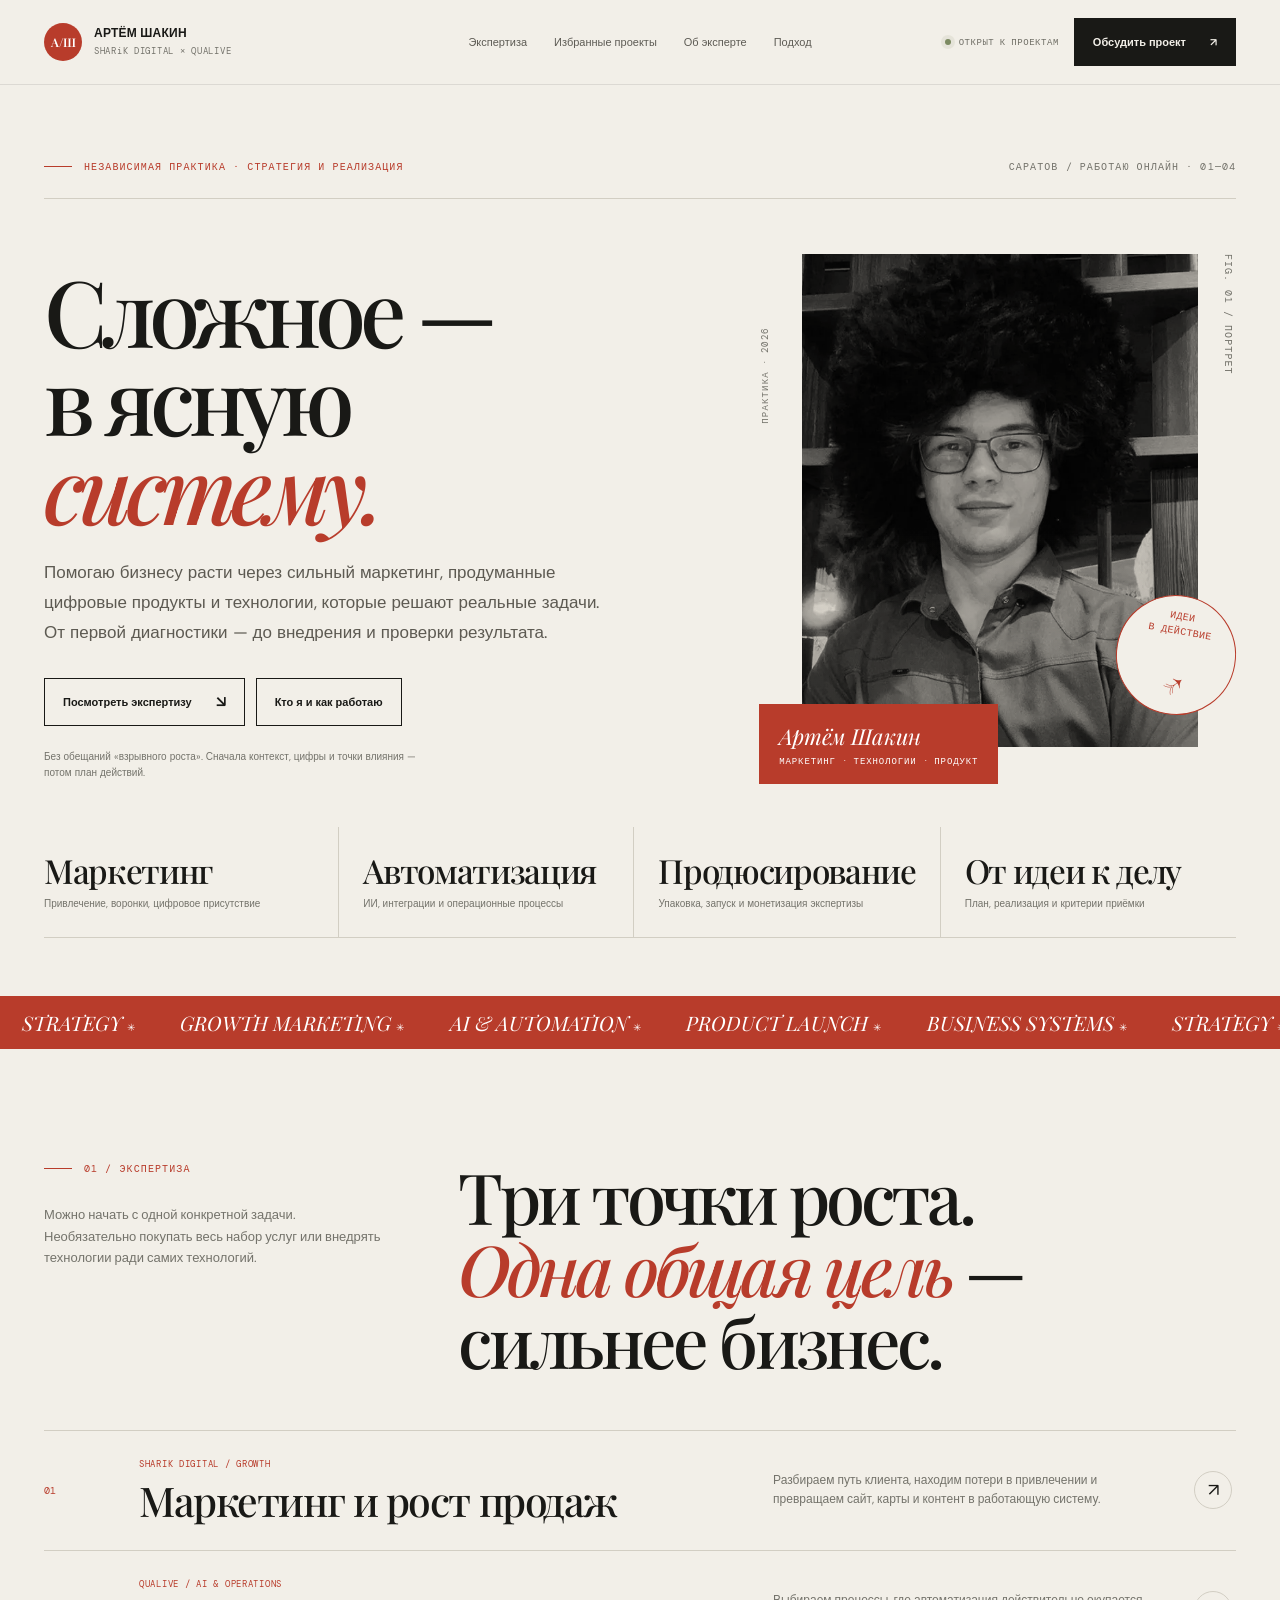
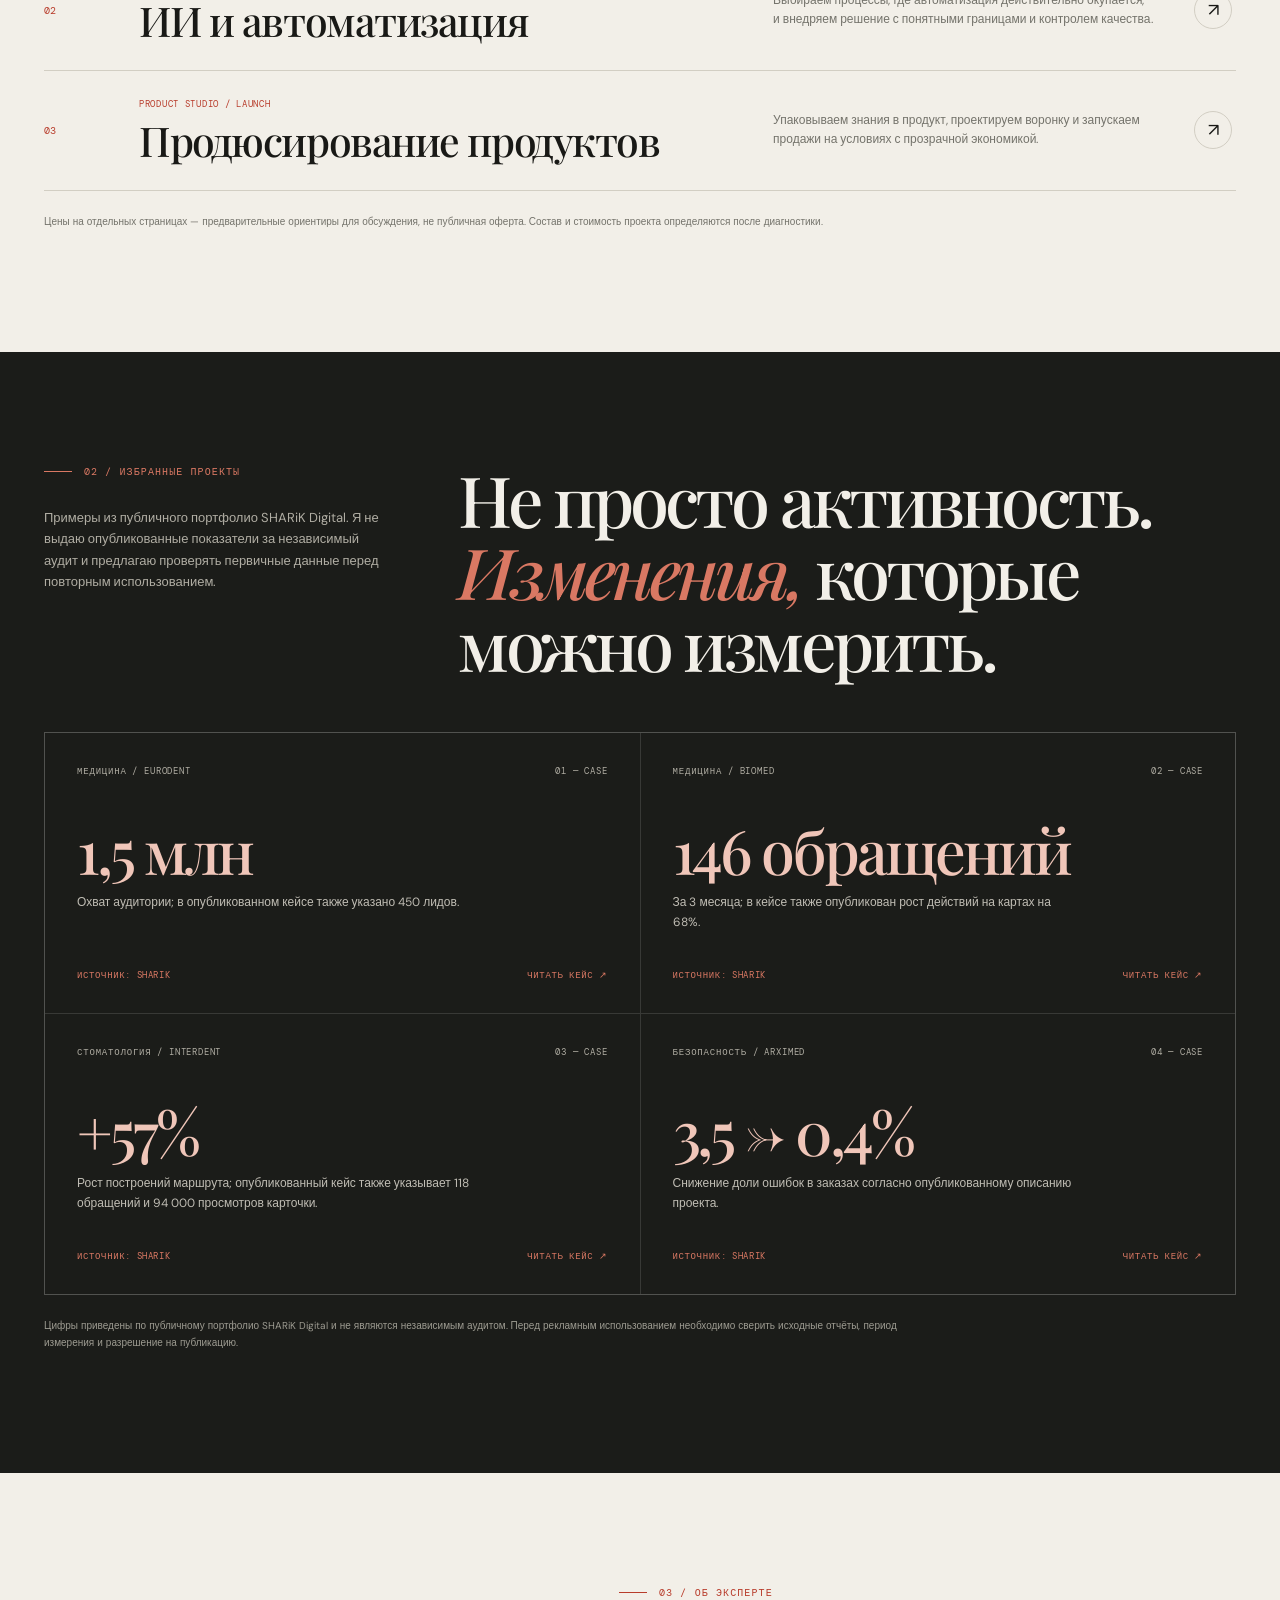
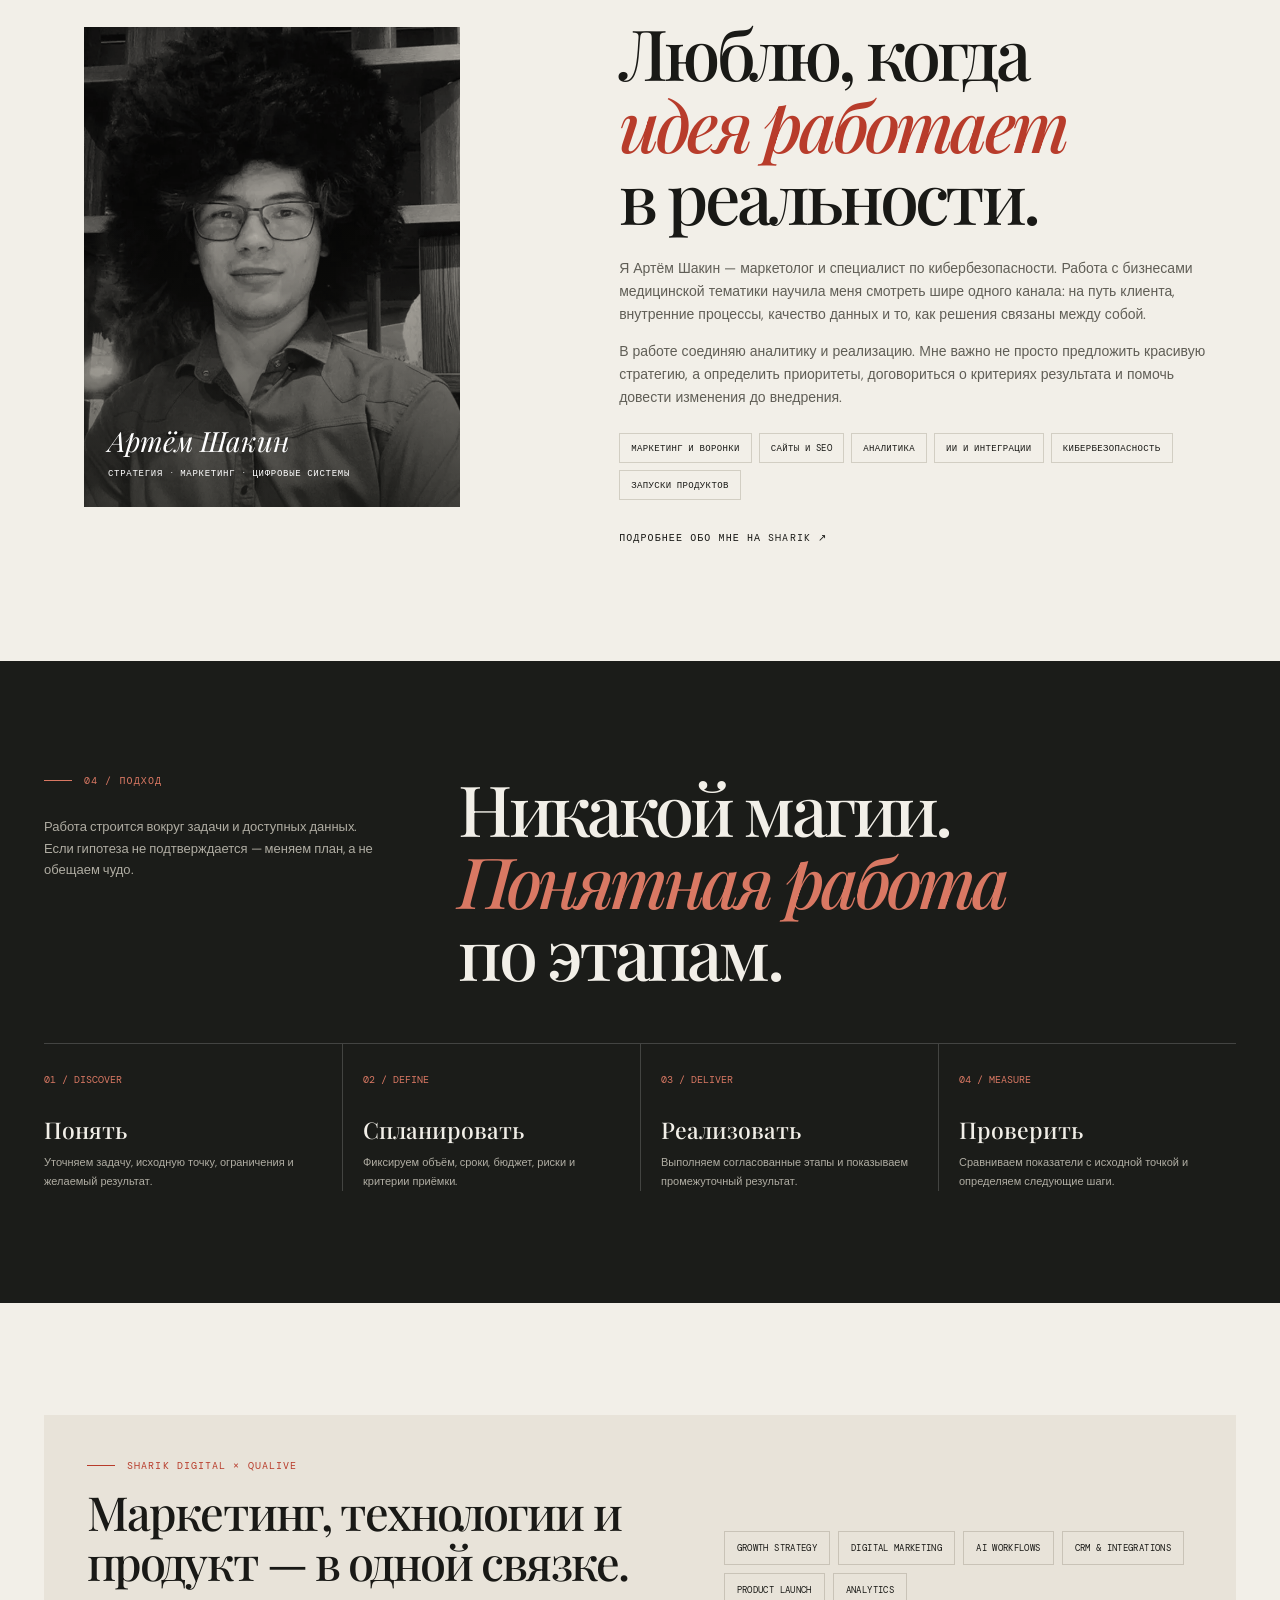
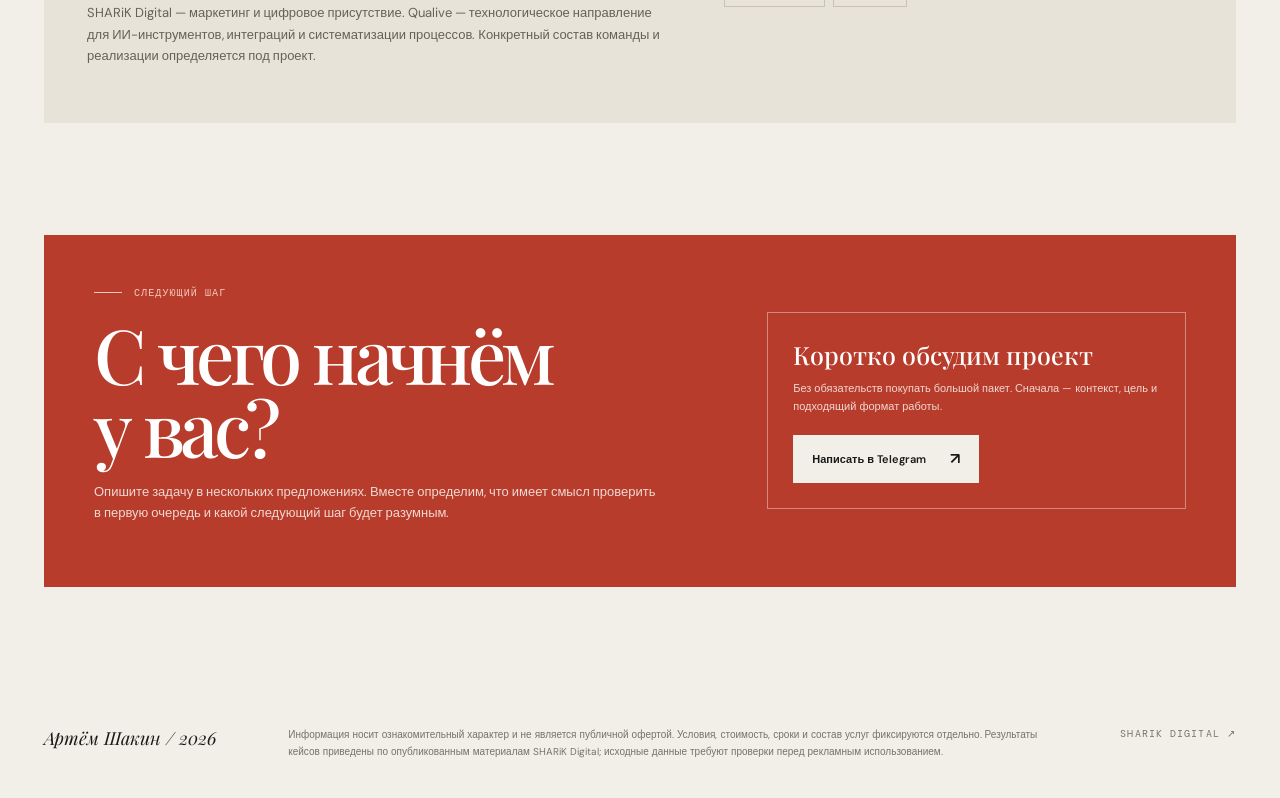
<file: index.html>
<!doctype html>
<html lang="ru">
<head>
<meta charset="utf-8"><meta name="viewport" content="width=device-width,initial-scale=1">
<meta name="theme-color" content="#f2efe8">
<meta name="description" content="Артём Шакин — независимый эксперт по маркетингу роста, ИИ-автоматизации и запуску цифровых продуктов. Стратегия, реализация и измеримые критерии результата.">
<title>Артём Шакин — рост бизнеса, маркетинг и технологии</title>
<link rel="preconnect" href="https://fonts.googleapis.com"><link rel="preconnect" href="https://fonts.gstatic.com" crossorigin><link rel="preconnect" href="https://sharik-digital.ru">
<style>
@import url('https://fonts.googleapis.com/css2?family=DM+Mono:wght@400;500&family=DM+Sans:wght@400;500;600;700&family=Playfair+Display:ital,wght@0,500;0,600;0,700;1,500;1,600&display=swap');
:root{--paper:#f2efe8;--paper2:#e8e3d9;--ink:#191916;--muted:#74736b;--line:#d2cec3;--red:#b83c2b;--red2:#8e2d22;--dark:#1b1c19;--white:#faf8f2;--serif:'Playfair Display',Georgia,serif;--sans:'DM Sans',Arial,sans-serif;--mono:'DM Mono',monospace;--max:1320px}
*{box-sizing:border-box}html{scroll-behavior:smooth;scroll-padding-top:100px}body{margin:0;background:var(--paper);color:var(--ink);font:15px/1.65 var(--sans);-webkit-font-smoothing:antialiased}a{color:inherit;text-decoration:none}img{max-width:100%;display:block}button,a{-webkit-tap-highlight-color:transparent}.wrap{width:min(var(--max),calc(100% - 88px));margin:auto}.mono,.eyebrow,.nav-index,.meta,.kicker{font:10px/1.5 var(--mono);letter-spacing:.11em;text-transform:uppercase}.eyebrow{display:flex;align-items:center;gap:12px;color:var(--red)}.eyebrow:before{content:"";width:28px;height:1px;background:currentColor}.site-header{position:sticky;top:0;z-index:50;background:#f2efe8e8;backdrop-filter:blur(16px);border-bottom:1px solid #1919161a}.nav{height:84px;display:grid;grid-template-columns:1fr auto 1fr;align-items:center;gap:24px}.wordmark{display:flex;align-items:center;gap:12px;width:max-content}.mark{display:grid;place-items:center;width:38px;height:38px;background:var(--red);color:#fff;font:600 12px var(--serif);border-radius:50%}.wordmark b{display:block;font-size:12px;line-height:1.1;letter-spacing:.02em}.wordmark small{display:block;margin-top:5px;color:var(--muted);font:9px var(--mono);letter-spacing:.08em}.nav-links{display:flex;gap:27px;align-items:center;color:#5d5b54;font-size:11px}.nav-links a,.text-link{transition:color .2s}.nav-links a:hover,.text-link:hover{color:var(--red)}.nav-right{justify-self:end;display:flex;align-items:center;gap:15px}.availability{display:flex;align-items:center;gap:8px;color:#6e6d64;font:9px var(--mono);text-transform:uppercase;letter-spacing:.06em}.availability:before{content:"";width:6px;height:6px;background:#7c8a61;border-radius:50%;box-shadow:0 0 0 4px #7c8a611c}.nav-cta,.button{display:inline-flex;align-items:center;justify-content:center;gap:24px;padding:14px 18px;border:1px solid var(--ink);font-size:11px;font-weight:600;transition:background .25s,color .25s,transform .25s,border-color .25s}.menu-toggle{display:none;align-items:center;justify-content:center;width:38px;height:38px;padding:0;background:transparent;border:1px solid #19191633;color:var(--ink);cursor:pointer}.menu-toggle:hover{border-color:var(--red);color:var(--red)}.menu-toggle:focus-visible{outline:2px solid var(--red);outline-offset:2px}.menu-toggle svg{width:18px;height:18px;display:block}.mobile-nav{display:none;position:absolute;left:0;right:0;top:100%;background:var(--paper);border-bottom:1px solid var(--line);box-shadow:0 12px 24px #1919161a;padding:8px 0}.mobile-nav[hidden]{display:none}.mobile-nav a{display:block;padding:14px 24px;font-size:12px;color:#5d5b54;border-top:1px solid #1919160f}.mobile-nav a:first-child{border-top:0}.mobile-nav a:hover,.mobile-nav a:focus-visible{color:var(--red);background:#19191608}.nav-cta{background:var(--ink);color:var(--paper)}.nav-cta:hover,.button.dark:hover{background:var(--red);border-color:var(--red);transform:translateY(-2px)}.button.red{background:var(--red);color:white;border-color:var(--red)}.button.red:hover{background:var(--red2);border-color:var(--red2);transform:translateY(-2px)}.button.outline:hover{background:var(--ink);color:var(--paper);transform:translateY(-2px)}.button .arrow{font-size:16px;line-height:0}.hero{padding:74px 0 58px;overflow:hidden}.hero-topline{display:flex;justify-content:space-between;gap:20px;align-items:center;padding-bottom:24px;border-bottom:1px solid var(--line)}.hero-grid{display:grid;grid-template-columns:minmax(0,1.05fr) minmax(360px,.8fr);gap:7.5%;align-items:center;padding:47px 0 35px}.hero h1{font:500 clamp(56px,7.2vw,104px)/.96 var(--serif);letter-spacing:-.065em;margin:20px 0 27px;max-width:790px}.hero h1 em{font-weight:500;color:var(--red)}.hero-copy{font-size:17px;line-height:1.75;color:#5d5a52;max-width:580px}.hero-actions{display:flex;gap:11px;flex-wrap:wrap;margin-top:30px}.hero-note{margin-top:23px;color:var(--muted);font-size:10px;max-width:400px}.hero-visual{position:relative;min-height:530px;isolation:isolate}.portrait-frame{position:absolute;inset:0 8% 7% 9%;overflow:hidden;background:var(--paper2)}.portrait-frame img{width:100%;height:100%;object-fit:cover;object-position:center 25%;filter:grayscale(100%) contrast(1.03);mix-blend-mode:multiply;transition:transform 1.1s cubic-bezier(.2,.75,.2,1)}.hero-visual:hover .portrait-frame img{transform:scale(1.035)}.portrait-frame:after{content:"";position:absolute;inset:0;background:linear-gradient(180deg,transparent 55%,#19191635)}.visual-index{position:absolute;top:0;right:0;writing-mode:vertical-rl;color:var(--muted)}.visual-caption{position:absolute;left:0;bottom:0;z-index:2;background:var(--red);color:white;padding:17px 20px;min-width:195px}.visual-caption b{display:block;font:italic 22px var(--serif)}.visual-caption span{display:block;margin-top:4px;font:9px var(--mono);letter-spacing:.1em;text-transform:uppercase}.visual-stamp{position:absolute;right:0;bottom:13%;z-index:3;width:120px;height:120px;border:1px solid var(--red);border-radius:50%;display:grid;place-items:center;text-align:center;color:var(--red);background:var(--paper);font:10px/1.5 var(--mono);letter-spacing:.04em;transform:rotate(10deg)}.visual-stamp strong{display:block;font:italic 31px var(--serif);letter-spacing:-.06em}.vertical-note{position:absolute;left:0;top:14%;writing-mode:vertical-rl;transform:rotate(180deg);font:9px var(--mono);letter-spacing:.13em;color:var(--muted)}.ticker{overflow:hidden;background:var(--red);color:#fff;white-space:nowrap;padding:13px 0}.ticker-track{display:flex;width:max-content;animation:ticker 34s linear infinite}.ticker span{font:italic 20px var(--serif);padding:0 22px}.ticker b{font:10px var(--mono);font-weight:400;letter-spacing:.14em}.ticker:hover .ticker-track{animation-play-state:paused}@keyframes ticker{to{transform:translateX(-50%)}}.facts{display:grid;grid-template-columns:repeat(4,1fr);border-bottom:1px solid var(--line)}.fact{padding:25px 24px 26px 0;border-right:1px solid var(--line)}.fact+.fact{padding-left:24px}.fact:last-child{border:0}.fact strong{display:block;font:500 clamp(22px,2.6vw,34px)/1.1 var(--serif);letter-spacing:-.04em}.fact span{display:block;margin-top:8px;color:var(--muted);font-size:10px;line-height:1.5}.section{padding:112px 0}.section-head{display:grid;grid-template-columns:.65fr 1.35fr;gap:40px;align-items:start;margin-bottom:53px}.section-title{font:500 clamp(42px,5.5vw,72px)/1.02 var(--serif);letter-spacing:-.055em;margin:0;max-width:830px}.section-title em{color:var(--red);font-weight:500}.section-side{padding-top:6px;color:var(--muted);font-size:13px;max-width:340px}.service-list{border-top:1px solid var(--line)}.service-row{display:grid;grid-template-columns:70px minmax(0,1fr) minmax(190px,.65fr) 42px;gap:25px;align-items:center;padding:27px 0;border-bottom:1px solid var(--line);transition:padding .3s}.service-row:hover{padding-left:12px;padding-right:12px}.service-no{font:10px var(--mono);color:var(--red)}.service-row h3{font:500 clamp(25px,3.2vw,42px)/1.1 var(--serif);letter-spacing:-.035em;margin:0}.service-row p{font-size:12px;color:var(--muted);max-width:380px;margin:0}.service-arrow{width:38px;height:38px;border:1px solid var(--line);border-radius:50%;display:grid;place-items:center;font-size:18px;transition:all .25s}.service-row:hover .service-arrow{background:var(--red);border-color:var(--red);color:white;transform:rotate(45deg)}.service-meta{display:block;color:var(--red);font:9px var(--mono);letter-spacing:.08em;text-transform:uppercase;margin-bottom:8px}.section.dark{background:var(--dark);color:var(--paper)}.section.dark .eyebrow{color:#d97863}.section.dark .section-side{color:#b0ada3}.section.dark .section-title em{color:#d97863}.case-grid{display:grid;grid-template-columns:repeat(2,1fr);gap:1px;background:#ffffff20;border:1px solid #ffffff20}.case{background:var(--dark);padding:32px;min-height:280px;display:flex;flex-direction:column;position:relative;overflow:hidden;transition:background .3s}.case:hover{background:#242520}.case-top{display:flex;justify-content:space-between;gap:15px;color:#b0ada3;font:9px var(--mono);letter-spacing:.09em;text-transform:uppercase}.case-metric{font:500 clamp(37px,5vw,61px)/1 var(--serif);letter-spacing:-.05em;color:#f0c6b9;margin:42px 0 13px}.case p{font-size:12px;color:#c0bdb4;max-width:400px;margin:0}.case-foot{margin-top:auto;padding-top:25px;display:flex;justify-content:space-between;gap:20px;color:#d97863;font:9px var(--mono);letter-spacing:.07em;text-transform:uppercase}.fineprint{font-size:10px;line-height:1.7;color:#9d9b91;max-width:900px;margin-top:22px}.about-grid{display:grid;grid-template-columns:.85fr 1.15fr;gap:10%;align-items:center}.about-art{position:relative;background:var(--paper2);min-height:480px;display:flex;align-items:flex-end;padding:24px;overflow:hidden}.about-art img{position:absolute;inset:0;width:100%;height:100%;object-fit:cover;object-position:center 20%;filter:grayscale(100%);mix-blend-mode:multiply}.about-art:after{content:"";position:absolute;inset:0;background:linear-gradient(0deg,#191916a8,transparent 60%)}.about-art figcaption{position:relative;z-index:2;color:white}.about-art figcaption strong{display:block;font:italic 28px var(--serif)}.about-art figcaption span{font:9px var(--mono);letter-spacing:.08em;text-transform:uppercase}.about-copy .section-title{margin:17px 0 24px}.about-copy p{color:#605e56;font-size:14px;max-width:610px}.pill-list{display:flex;flex-wrap:wrap;gap:7px;margin:24px 0}.pill{border:1px solid var(--line);padding:8px 11px;font:9px var(--mono);letter-spacing:.04em;text-transform:uppercase}.steps{display:grid;grid-template-columns:repeat(4,1fr);border-top:1px solid #ffffff2d;margin-top:54px}.step{padding:22px 22px 0 0}.step+.step{padding-left:20px;border-left:1px solid #ffffff2d}.step .num{color:#d97863;font:10px var(--mono)}.step h3{font:500 23px var(--serif);margin:24px 0 8px}.step p{font-size:11px;line-height:1.7;color:#b0ada3;margin:0}.brand-note{display:grid;grid-template-columns:1fr .8fr;gap:50px;align-items:center;background:var(--paper2);padding:43px}.brand-note h3{font:500 clamp(30px,4vw,47px)/1.08 var(--serif);letter-spacing:-.04em;margin:14px 0}.brand-note p{font-size:13px;color:#656259;max-width:660px}.brand-note-tags{display:flex;flex-wrap:wrap;gap:8px}.brand-note-tags span{padding:10px 12px;border:1px solid #c9c3b7;font:9px var(--mono);text-transform:uppercase;letter-spacing:.04em}.contact-block{background:var(--red);color:white;padding:50px;display:grid;grid-template-columns:1.2fr .8fr;gap:45px;align-items:center}.contact-block .eyebrow{color:#f2c9bf}.contact-block h2{font:500 clamp(42px,6vw,76px)/.97 var(--serif);letter-spacing:-.06em;margin:17px 0}.contact-block p{font-size:13px;color:#f0d8d2;max-width:570px}.contact-card{border:1px solid #ffffff65;padding:25px}.contact-card strong{display:block;font:500 25px var(--serif)}.contact-card p{font-size:11px;margin:8px 0 20px}.contact-card .button{background:var(--paper);color:var(--ink);border-color:var(--paper)}.contact-card .button:hover{background:var(--ink);color:var(--paper);border-color:var(--ink)}.footer{padding:27px 0 38px;display:flex;justify-content:space-between;gap:20px;align-items:start;color:var(--muted);font-size:10px}.footer-copy{max-width:760px;line-height:1.7}.footer-brand{font:italic 18px var(--serif);color:var(--ink)}.reveal{opacity:0;transform:translateY(24px);transition:opacity .75s ease,transform .75s cubic-bezier(.2,.7,.2,1)}.reveal.is-visible{opacity:1;transform:translateY(0)}.delay-1{transition-delay:.08s}.delay-2{transition-delay:.16s}.delay-3{transition-delay:.24s}.offer-hero{padding:70px 0 85px;border-bottom:1px solid var(--line)}.offer-hero-grid{display:grid;grid-template-columns:1.15fr .65fr;gap:8%;align-items:end}.offer-hero h1{font:500 clamp(52px,7.5vw,100px)/.96 var(--serif);letter-spacing:-.065em;margin:24px 0}.offer-hero h1 em{color:var(--red);font-weight:500}.offer-hero .lead{font-size:17px;color:#5d5a52;max-width:680px}.offer-aside{border-left:1px solid var(--line);padding:8px 0 8px 24px}.offer-aside .price{font:500 36px var(--serif);letter-spacing:-.04em}.offer-aside p{font-size:11px;color:var(--muted);margin:7px 0 22px}.offer-aside .mono{color:var(--red)}.offer-content{display:grid;grid-template-columns:.65fr 1.35fr;gap:8%;padding:82px 0}.offer-label{font:10px var(--mono);letter-spacing:.1em;text-transform:uppercase;color:var(--red)}.offer-content h2{font:500 clamp(34px,4vw,52px)/1.08 var(--serif);letter-spacing:-.045em;margin:12px 0 20px}.offer-content p{color:#605e56;font-size:14px}.offer-content ul{list-style:none;padding:0;margin:25px 0;border-top:1px solid var(--line)}.offer-content li{padding:15px 0;border-bottom:1px solid var(--line);display:grid;grid-template-columns:35px 1fr;gap:15px;font-size:13px}.offer-content li:before{content:attr(data-n);font:10px var(--mono);color:var(--red);padding-top:4px}.deliverables{display:grid;grid-template-columns:repeat(3,1fr);gap:1px;background:var(--line);border:1px solid var(--line);margin-top:35px}.deliverable{background:var(--paper);padding:22px}.deliverable b{font:500 20px var(--serif)}.deliverable p{font-size:11px;margin-bottom:0}.investment{background:var(--dark);color:var(--paper);padding:55px;display:grid;grid-template-columns:1fr .65fr;gap:45px;align-items:center}.investment h2{font:500 clamp(38px,5vw,60px)/1 var(--serif);letter-spacing:-.05em;margin:16px 0}.investment p{font-size:12px;color:#b7b3a9}.investment-price{font:500 clamp(32px,4vw,48px) var(--serif);color:#f0c6b9}.investment .button{margin-top:16px}.page-end{padding:80px 0}.page-end .section-title{max-width:850px}.backlink{display:inline-flex;gap:10px;align-items:center;font:10px var(--mono);text-transform:uppercase;letter-spacing:.1em;color:var(--red);margin-top:28px}
@media(max-width:950px){.wrap{width:calc(100% - 48px)}.nav{grid-template-columns:1fr auto auto;gap:10px}.nav-links{display:none}.nav-right{grid-column:2}.availability{display:none}.menu-toggle{display:inline-flex}.mobile-nav{display:block}.hero-grid{grid-template-columns:1fr .8fr;gap:5%}.hero-visual{min-height:430px}.section{padding:82px 0}.section-head{grid-template-columns:1fr;gap:20px}.section-side{max-width:600px}.about-grid{gap:6%}.offer-hero-grid{grid-template-columns:1fr .6fr;gap:5%}.offer-content{gap:5%}.brand-note{gap:25px;padding:32px}.contact-block{padding:35px;gap:25px}}
@media(max-width:680px){.wrap{width:calc(100% - 36px)}.nav{height:70px;gap:6px;grid-template-columns:minmax(0,1fr) auto auto}.mark{width:34px;height:34px}.wordmark{min-width:0}.wordmark small{font-size:8px}.menu-toggle{width:34px;height:34px}.menu-toggle svg{width:16px;height:16px}.nav-cta{padding:12px;font-size:10px;gap:10px;white-space:nowrap}.fact{min-width:0}.fact strong{word-break:break-word}.fact span{word-break:break-word}.hero{padding:40px 0 38px}.hero-topline{align-items:start;flex-direction:column;gap:8px}.hero-grid{grid-template-columns:1fr;gap:34px;padding:33px 0 18px}.hero h1{font-size:clamp(55px,14vw,82px)}.hero-copy{font-size:15px}.hero-visual{min-height:430px;margin:0 4px 0 10px}.portrait-frame{inset:0 7% 7% 7%}.visual-stamp{width:96px;height:96px;font-size:8px}.visual-stamp strong{font-size:25px}.facts{grid-template-columns:repeat(2,1fr)}.fact{padding:18px 12px 18px 0}.fact+.fact{padding-left:14px}.fact:nth-child(2){border-right:0}.fact:nth-child(-n+2){border-bottom:1px solid var(--line)}.fact strong{font-size:26px}.section{padding:68px 0}.section-head{margin-bottom:34px}.section-title{font-size:clamp(40px,11vw,57px)}.service-row{grid-template-columns:34px 1fr 34px;gap:13px;padding:22px 0}.service-row p{grid-column:2;grid-row:2}.service-arrow{grid-column:3;grid-row:1}.service-row h3{font-size:28px}.case-grid{grid-template-columns:1fr}.case{min-height:235px;padding:25px}.case-metric{margin:35px 0 12px}.about-grid{grid-template-columns:1fr;gap:34px}.about-art{min-height:440px;margin:0 12px}.about-copy .section-title{font-size:43px}.steps{grid-template-columns:repeat(2,1fr);gap:25px 0}.step{padding:0 14px 0 0}.step+.step{padding-left:14px}.step:nth-child(3){border-left:0;padding-left:0}.brand-note{grid-template-columns:1fr;padding:26px;gap:18px}.contact-block{grid-template-columns:1fr;padding:28px;gap:22px}.contact-block h2{font-size:49px}.footer{display:grid;grid-template-columns:1fr;gap:10px}.offer-hero{padding:44px 0 55px}.offer-hero-grid{grid-template-columns:1fr;gap:30px}.offer-hero h1{font-size:clamp(53px,13vw,77px)}.offer-aside{border-left:0;border-top:1px solid var(--line);padding:22px 0 0}.offer-content{grid-template-columns:1fr;gap:18px;padding:58px 0}.deliverables{grid-template-columns:1fr}.deliverable{padding:18px}.investment{grid-template-columns:1fr;padding:30px;gap:20px}.page-end{padding:58px 0}}
@media(prefers-reduced-motion:reduce){*,*::before,*::after{animation:none!important;scroll-behavior:auto!important;transition:none!important}.reveal{opacity:1;transform:none}}
</style>
</head>
<body>
<header class="site-header"><div class="wrap nav">
<a class="wordmark" href="#top" aria-label="Артём Шакин — на главную"><span class="mark">А/Ш</span><span><b>АРТЁМ ШАКИН</b><small>SHARiK DIGITAL × QUALIVE</small></span></a>
<nav class="nav-links" aria-label="Основная навигация"><a href="#expertise">Экспертиза</a><a href="#work">Избранные проекты</a><a href="#about">Об эксперте</a><a href="#approach">Подход</a></nav>
<div class="nav-right"><span class="availability">Открыт к проектам</span><a class="nav-cta" href="#contact">Обсудить проект <span class="arrow">↗</span></a></div>
<button class="menu-toggle" type="button" aria-expanded="false" aria-controls="mobile-nav" aria-label="Открыть меню"><svg viewBox="0 0 24 24" fill="none" stroke="currentColor" stroke-width="1.6" aria-hidden="true"><path d="M3 6h18M3 12h18M3 18h18"/></svg></button>
</div>
<nav class="mobile-nav" id="mobile-nav" aria-label="Мобильная навигация" hidden><a href="#expertise">Экспертиза</a><a href="#work">Избранные проекты</a><a href="#about">Об эксперте</a><a href="#approach">Подход</a><a href="#contact">Обсудить проект</a></nav>
</header>
<main id="top">
<section class="hero"><div class="wrap">
<div class="hero-topline"><span class="eyebrow">Независимая практика · Стратегия и реализация</span><span class="mono" style="color:var(--muted)">Саратов / Работаю онлайн · 01—04</span></div>
<div class="hero-grid">
<div class="reveal"><h1>Сложное —<br>в ясную <em>систему.</em></h1>
<p class="hero-copy">Помогаю бизнесу расти через сильный маркетинг, продуманные цифровые продукты и технологии, которые решают реальные задачи. От первой диагностики — до внедрения и проверки результата.</p>
<div class="hero-actions"><a class="button dark" href="#expertise">Посмотреть экспертизу <span class="arrow">↘</span></a><a class="button outline" href="#about">Кто я и как работаю</a></div>
<p class="hero-note">Без обещаний «взрывного роста». Сначала контекст, цифры и точки влияния — потом план действий.</p></div>
<div class="hero-visual reveal delay-2"><span class="vertical-note">ПРАКТИКА · 2026</span><span class="visual-index mono">FIG. 01 / ПОРТРЕТ</span><div class="portrait-frame"><img src="assets/shakin-720.webp" alt="Артём Шакин" width="720" height="900" fetchpriority="high"></div><div class="visual-caption"><b>Артём Шакин</b><span>Маркетинг · Технологии · Продукт</span></div><div class="visual-stamp">ИДЕИ<br>В ДЕЙСТВИЕ<strong>↗</strong></div></div>
</div>
<div class="facts reveal"><div class="fact"><strong>Маркетинг</strong><span>Привлечение, воронки, цифровое присутствие</span></div><div class="fact"><strong>Автоматизация</strong><span>ИИ, интеграции и операционные процессы</span></div><div class="fact"><strong>Продюсирование</strong><span>Упаковка, запуск и монетизация экспертизы</span></div><div class="fact"><strong>От идеи к делу</strong><span>План, реализация и критерии приёмки</span></div></div>
</div></section>
<div class="ticker" aria-label="Ключевые направления"><div class="ticker-track" aria-hidden="true"><span>STRATEGY <b>✳</b></span><span>GROWTH MARKETING <b>✳</b></span><span>AI & AUTOMATION <b>✳</b></span><span>PRODUCT LAUNCH <b>✳</b></span><span>BUSINESS SYSTEMS <b>✳</b></span><span>STRATEGY <b>✳</b></span><span>GROWTH MARKETING <b>✳</b></span><span>AI & AUTOMATION <b>✳</b></span><span>PRODUCT LAUNCH <b>✳</b></span><span>BUSINESS SYSTEMS <b>✳</b></span></div></div>
<section class="section" id="expertise"><div class="wrap">
<div class="section-head reveal"><div><div class="eyebrow">01 / Экспертиза</div><p class="section-side" style="margin-top:22px">Можно начать с одной конкретной задачи. Необязательно покупать весь набор услуг или внедрять технологии ради самих технологий.</p></div><h2 class="section-title">Три точки роста.<br><em>Одна общая цель</em> —<br>сильнее бизнес.</h2></div>
<div class="service-list">
<a class="service-row reveal" href="dentistry.html"><span class="service-no">01</span><div><span class="service-meta">SHARiK DIGITAL / GROWTH</span><h3>Маркетинг и рост продаж</h3></div><p>Разбираем путь клиента, находим потери в привлечении и превращаем сайт, карты и контент в работающую систему.</p><span class="service-arrow">↗</span></a>
<a class="service-row reveal" href="ai-automation.html"><span class="service-no">02</span><div><span class="service-meta">QUALIVE / AI & OPERATIONS</span><h3>ИИ и автоматизация</h3></div><p>Выбираем процессы, где автоматизация действительно окупается, и внедряем решение с понятными границами и контролем качества.</p><span class="service-arrow">↗</span></a>
<a class="service-row reveal" href="producer.html"><span class="service-no">03</span><div><span class="service-meta">PRODUCT STUDIO / LAUNCH</span><h3>Продюсирование продуктов</h3></div><p>Упаковываем знания в продукт, проектируем воронку и запускаем продажи на условиях с прозрачной экономикой.</p><span class="service-arrow">↗</span></a>
</div>
<p class="fineprint" style="color:var(--muted)">Цены на отдельных страницах — предварительные ориентиры для обсуждения, не публичная оферта. Состав и стоимость проекта определяются после диагностики.</p>
</div></section>
<section class="section dark" id="work"><div class="wrap">
<div class="section-head reveal"><div><div class="eyebrow">02 / Избранные проекты</div><p class="section-side" style="margin-top:22px">Примеры из публичного портфолио SHARiK Digital. Я не выдаю опубликованные показатели за независимый аудит и предлагаю проверять первичные данные перед повторным использованием.</p></div><h2 class="section-title">Не просто активность.<br><em>Изменения,</em> которые<br>можно измерить.</h2></div>
<div class="case-grid">
<article class="case reveal"><div class="case-top"><span>Медицина / Eurodent</span><span>01 — Case</span></div><div class="case-metric">1,5 млн</div><p>Охват аудитории; в опубликованном кейсе также указано 450 лидов.</p><div class="case-foot"><span>Источник: SHARiK</span><a href="https://sharik-digital.ru/cases" target="_blank" rel="noopener">Читать кейс ↗</a></div></article>
<article class="case reveal delay-1"><div class="case-top"><span>Медицина / Biomed</span><span>02 — Case</span></div><div class="case-metric">146 обращений</div><p>За 3 месяца; в кейсе также опубликован рост действий на картах на 68%.</p><div class="case-foot"><span>Источник: SHARiK</span><a href="https://sharik-digital.ru/cases" target="_blank" rel="noopener">Читать кейс ↗</a></div></article>
<article class="case reveal"><div class="case-top"><span>Стоматология / Interdent</span><span>03 — Case</span></div><div class="case-metric">+57%</div><p>Рост построений маршрута; опубликованный кейс также указывает 118 обращений и 94 000 просмотров карточки.</p><div class="case-foot"><span>Источник: SHARiK</span><a href="https://sharik-digital.ru/cases" target="_blank" rel="noopener">Читать кейс ↗</a></div></article>
<article class="case reveal delay-1"><div class="case-top"><span>Безопасность / Arximed</span><span>04 — Case</span></div><div class="case-metric">3,5 → 0,4%</div><p>Снижение доли ошибок в заказах согласно опубликованному описанию проекта.</p><div class="case-foot"><span>Источник: SHARiK</span><a href="https://sharik-digital.ru/cases" target="_blank" rel="noopener">Читать кейс ↗</a></div></article>
</div><p class="fineprint">Цифры приведены по публичному портфолио SHARiK Digital и не являются независимым аудитом. Перед рекламным использованием необходимо сверить исходные отчёты, период измерения и разрешение на публикацию.</p>
</div></section>
<section class="section" id="about"><div class="wrap about-grid">
<figure class="about-art reveal"><img src="assets/shakin-720.webp" alt="Артём Шакин, портрет" width="720" height="900" loading="lazy"><figcaption><strong>Артём Шакин</strong><span>Стратегия · Маркетинг · Цифровые системы</span></figcaption></figure>
<div class="about-copy reveal delay-1"><div class="eyebrow">03 / Об эксперте</div><h2 class="section-title">Люблю, когда<br><em>идея работает</em><br>в реальности.</h2><p>Я Артём Шакин — маркетолог и специалист по кибербезопасности. Работа с бизнесами медицинской тематики научила меня смотреть шире одного канала: на путь клиента, внутренние процессы, качество данных и то, как решения связаны между собой.</p><p>В работе соединяю аналитику и реализацию. Мне важно не просто предложить красивую стратегию, а определить приоритеты, договориться о критериях результата и помочь довести изменения до внедрения.</p><div class="pill-list"><span class="pill">Маркетинг и воронки</span><span class="pill">Сайты и SEO</span><span class="pill">Аналитика</span><span class="pill">ИИ и интеграции</span><span class="pill">Кибербезопасность</span><span class="pill">Запуски продуктов</span></div><a class="text-link mono" href="https://sharik-digital.ru/about" target="_blank" rel="noopener">Подробнее обо мне на SHARiK ↗</a></div>
</div></section>
<section class="section dark" id="approach"><div class="wrap"><div class="section-head reveal"><div><div class="eyebrow">04 / Подход</div><p class="section-side" style="margin-top:22px">Работа строится вокруг задачи и доступных данных. Если гипотеза не подтверждается — меняем план, а не обещаем чудо.</p></div><h2 class="section-title">Никакой магии.<br><em>Понятная работа</em><br>по этапам.</h2></div>
<div class="steps"><article class="step reveal"><span class="num">01 / DISCOVER</span><h3>Понять</h3><p>Уточняем задачу, исходную точку, ограничения и желаемый результат.</p></article><article class="step reveal delay-1"><span class="num">02 / DEFINE</span><h3>Спланировать</h3><p>Фиксируем объём, сроки, бюджет, риски и критерии приёмки.</p></article><article class="step reveal delay-2"><span class="num">03 / DELIVER</span><h3>Реализовать</h3><p>Выполняем согласованные этапы и показываем промежуточный результат.</p></article><article class="step reveal delay-3"><span class="num">04 / MEASURE</span><h3>Проверить</h3><p>Сравниваем показатели с исходной точкой и определяем следующие шаги.</p></article></div>
</div></section>
<section class="section"><div class="wrap"><div class="brand-note reveal"><div><div class="eyebrow">SHARiK DIGITAL × QUALIVE</div><h3>Маркетинг, технологии и продукт — в одной связке.</h3><p>SHARiK Digital — маркетинг и цифровое присутствие. Qualive — технологическое направление для ИИ-инструментов, интеграций и систематизации процессов. Конкретный состав команды и реализации определяется под проект.</p></div><div class="brand-note-tags"><span>Growth strategy</span><span>Digital marketing</span><span>AI workflows</span><span>CRM & integrations</span><span>Product launch</span><span>Analytics</span></div></div></div></section>
<section class="section" id="contact" style="padding-top:0"><div class="wrap"><div class="contact-block reveal"><div><div class="eyebrow">Следующий шаг</div><h2>С чего начнём<br>у вас?</h2><p>Опишите задачу в нескольких предложениях. Вместе определим, что имеет смысл проверить в первую очередь и какой следующий шаг будет разумным.</p></div><div class="contact-card"><strong>Коротко обсудим проект</strong><p>Без обязательств покупать большой пакет. Сначала — контекст, цель и подходящий формат работы.</p><a class="button" href="https://t.me/sharik_digital_bot" target="_blank" rel="noopener">Написать в Telegram <span class="arrow">↗</span></a></div></div></div></section>
</main>
<footer class="wrap footer"><div class="footer-brand">Артём Шакин / <span data-year>2026</span></div><div class="footer-copy">Информация носит ознакомительный характер и не является публичной офертой. Условия, стоимость, сроки и состав услуг фиксируются отдельно. Результаты кейсов приведены по опубликованным материалам SHARiK Digital; исходные данные требуют проверки перед рекламным использованием.</div><a class="text-link mono" href="https://sharik-digital.ru/" target="_blank" rel="noopener">SHARiK DIGITAL ↗</a></footer>

<script>
(()=>{const reduce=window.matchMedia('(prefers-reduced-motion: reduce)').matches;const els=document.querySelectorAll('.reveal');if(!reduce&&'IntersectionObserver'in window){const io=new IntersectionObserver(entries=>entries.forEach(e=>{if(e.isIntersecting){e.target.classList.add('is-visible');io.unobserve(e.target)}}),{threshold:.12,rootMargin:'0px 0px -35px 0px'});els.forEach(el=>io.observe(el))}else els.forEach(el=>el.classList.add('is-visible'));document.querySelectorAll('[data-year]').forEach(el=>el.textContent=new Date().getFullYear());})();
(()=>{const btn=document.querySelector('.menu-toggle'),nav=document.getElementById('mobile-nav'),header=document.querySelector('.site-header');if(!btn||!nav||!header)return;const mq=window.matchMedia('(max-width:950px)');let isOpen=false;const iconMenu='<svg viewBox="0 0 24 24" fill="none" stroke="currentColor" stroke-width="1.6" aria-hidden="true"><path d="M3 6h18M3 12h18M3 18h18"/></svg>',iconClose='<svg viewBox="0 0 24 24" fill="none" stroke="currentColor" stroke-width="1.6" aria-hidden="true"><path d="M5 5l14 14M19 5L5 19"/></svg>';const close=()=>{if(!isOpen)return;isOpen=false;btn.setAttribute('aria-expanded','false');btn.setAttribute('aria-label','Открыть меню');btn.innerHTML=iconMenu;nav.hidden=true};const open=()=>{if(isOpen)return;isOpen=true;btn.setAttribute('aria-expanded','true');btn.setAttribute('aria-label','Закрыть меню');btn.innerHTML=iconClose;nav.hidden=false};btn.addEventListener('click',()=>{isOpen?close():open()});nav.addEventListener('click',e=>{if(e.target.closest('a'))close()});document.addEventListener('click',e=>{if(isOpen&&!header.contains(e.target))close()});document.addEventListener('keydown',e=>{if(e.key==='Escape'&&isOpen){close();btn.focus()}});const onMq=()=>{if(!mq.matches)close()};mq.addEventListener?mq.addEventListener('change',onMq):mq.addListener(onMq);onMq();})();
</script>
</body></html>
</file>
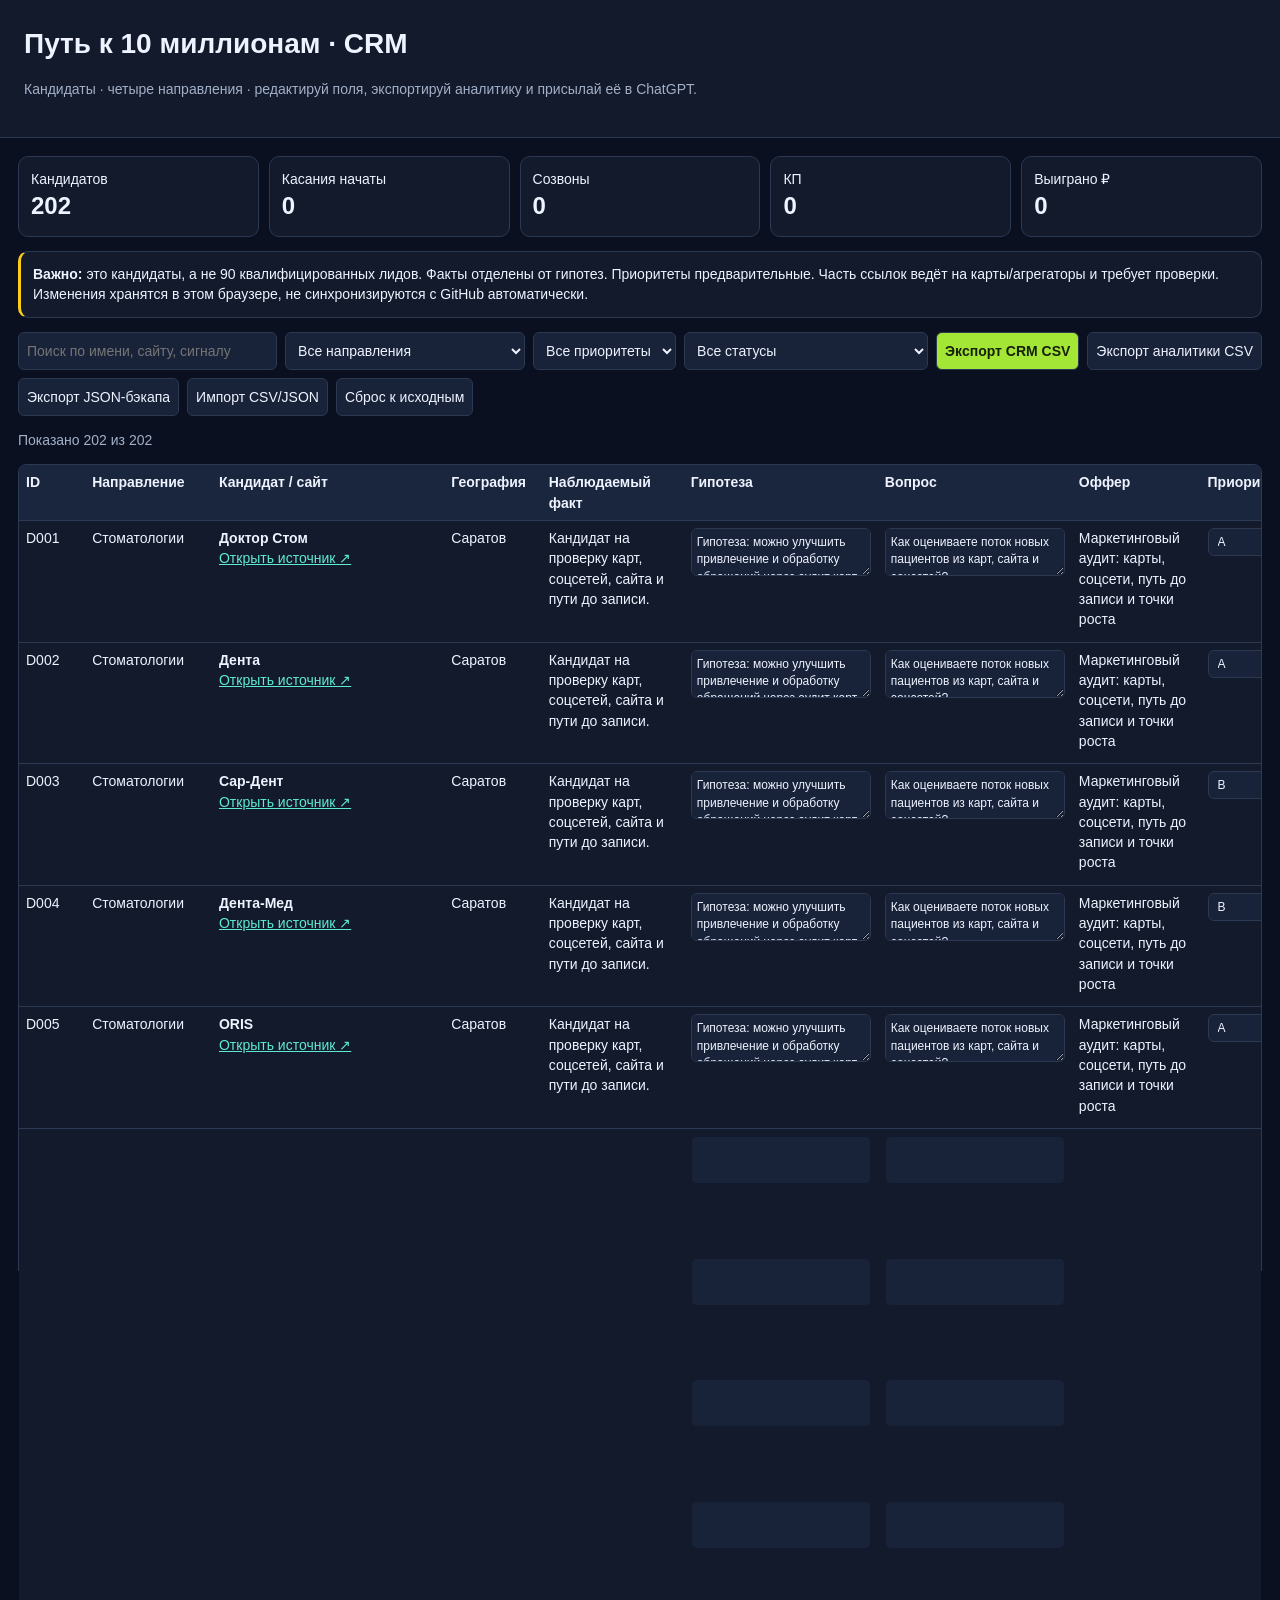
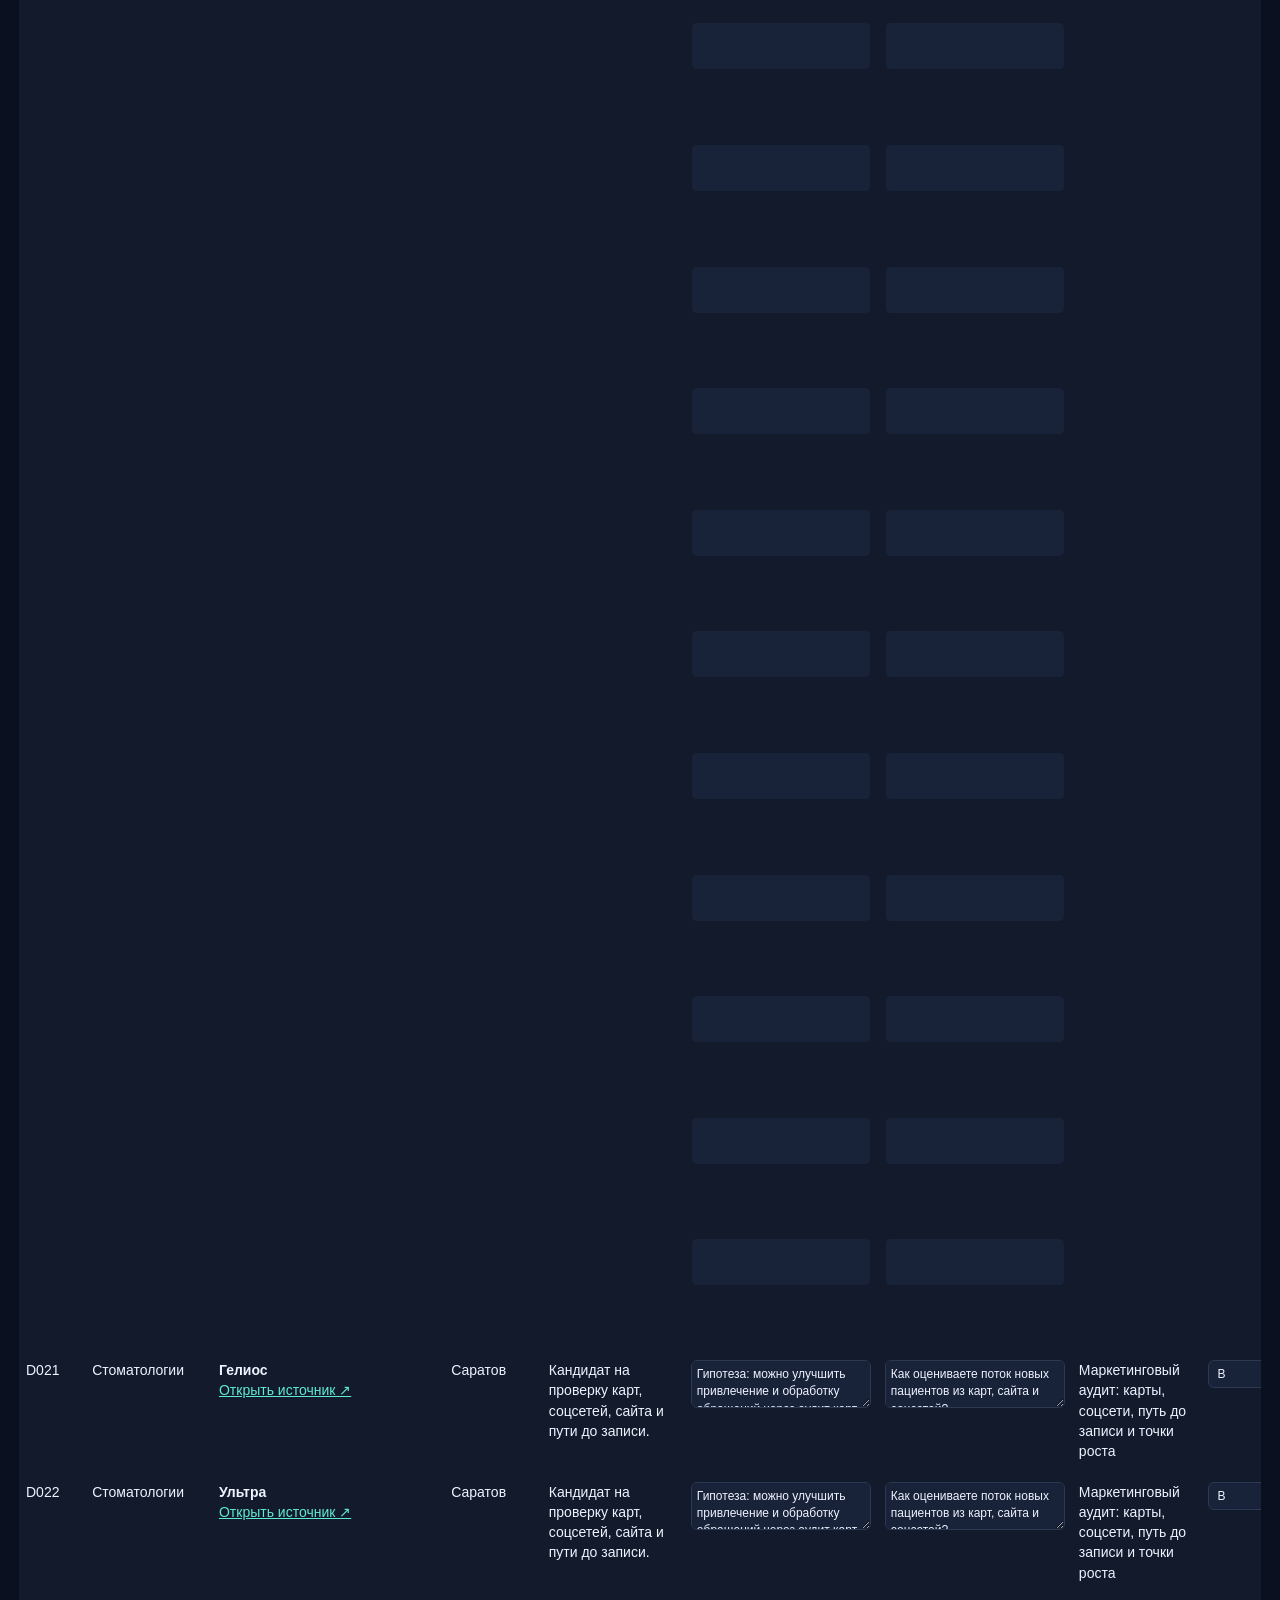
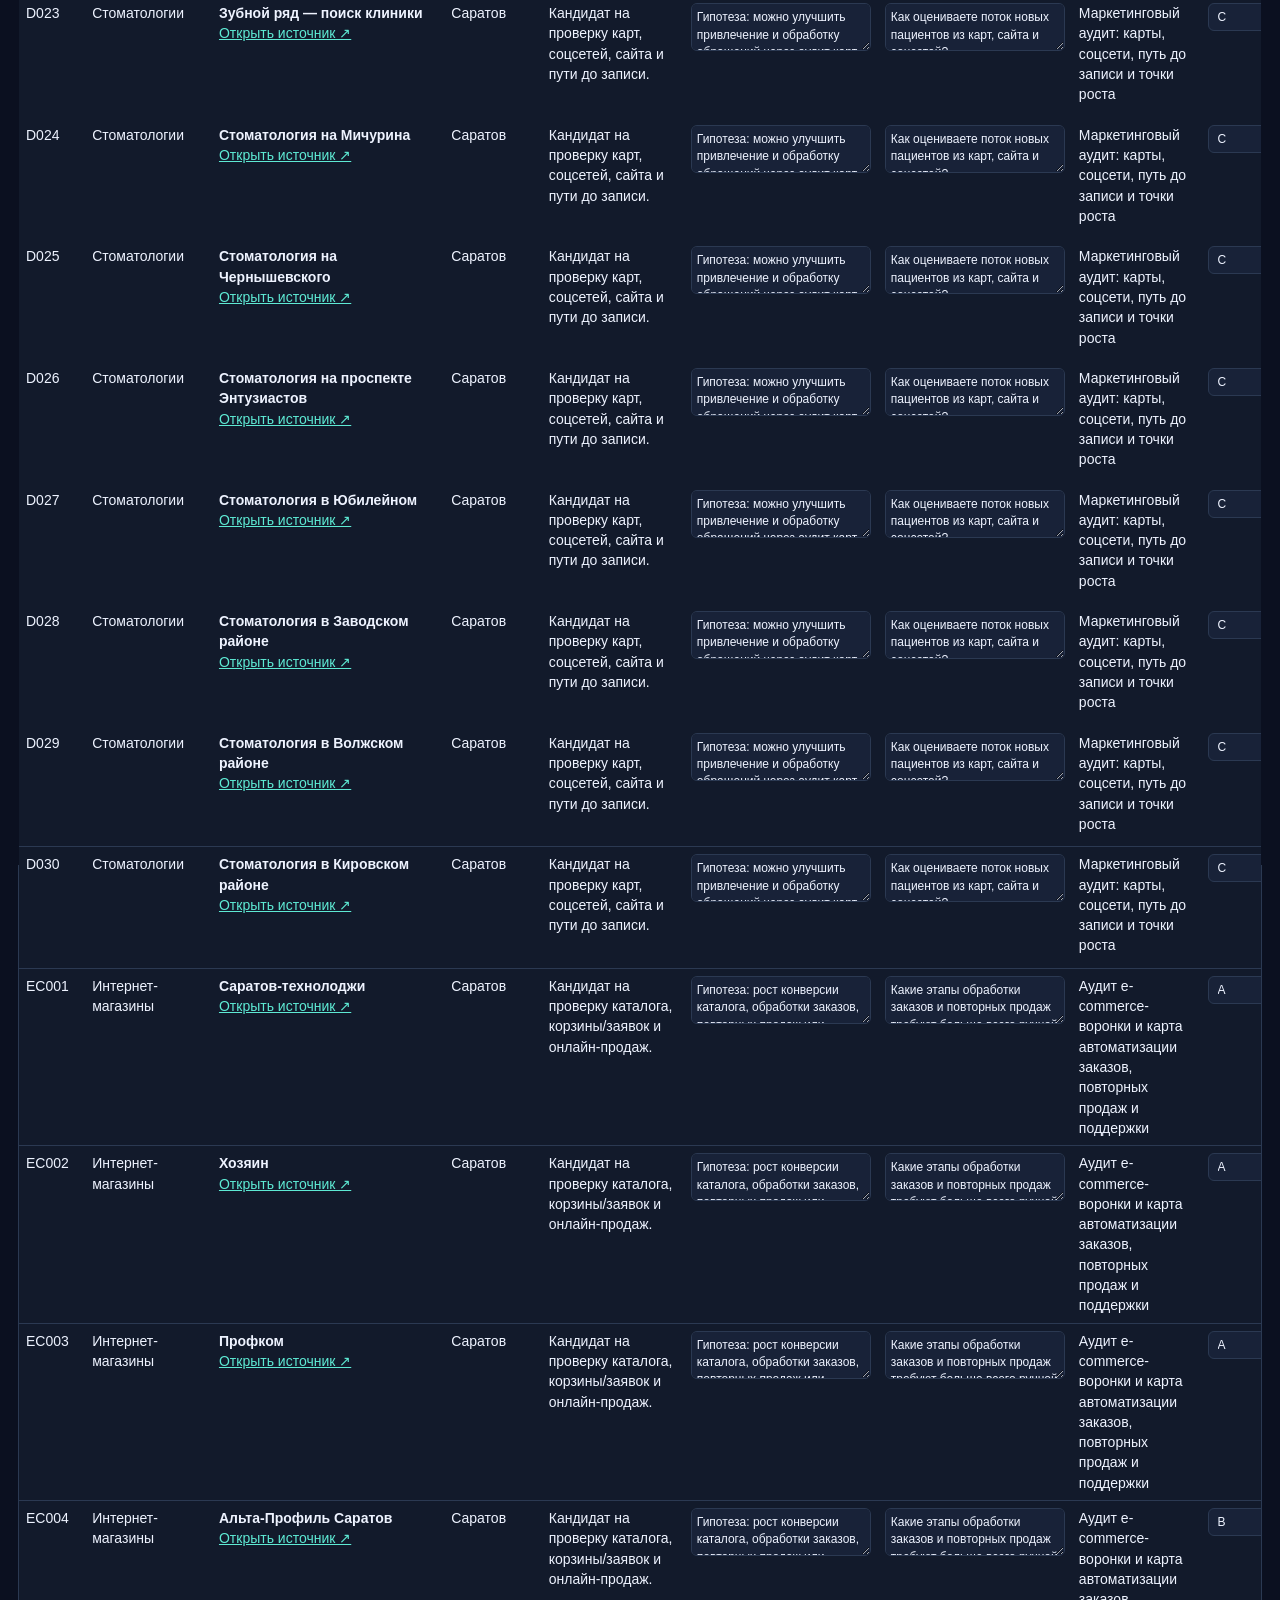
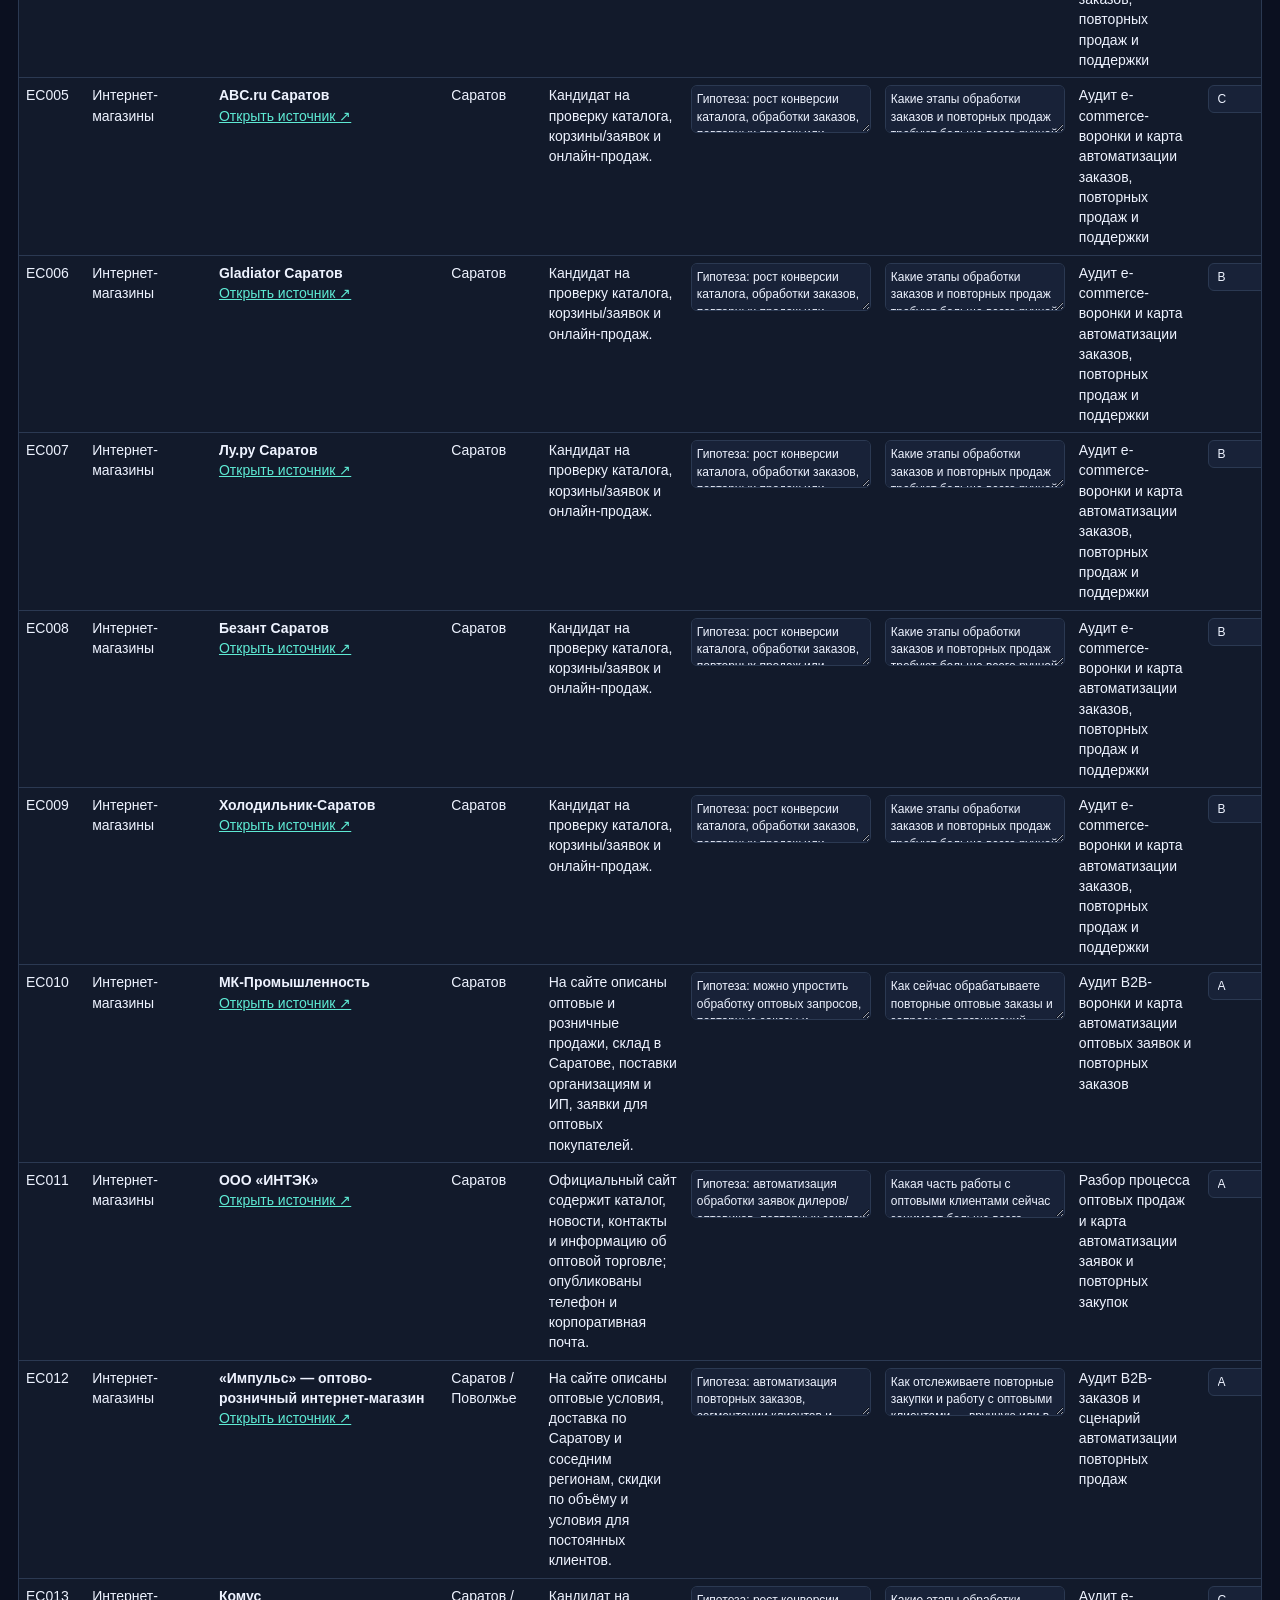
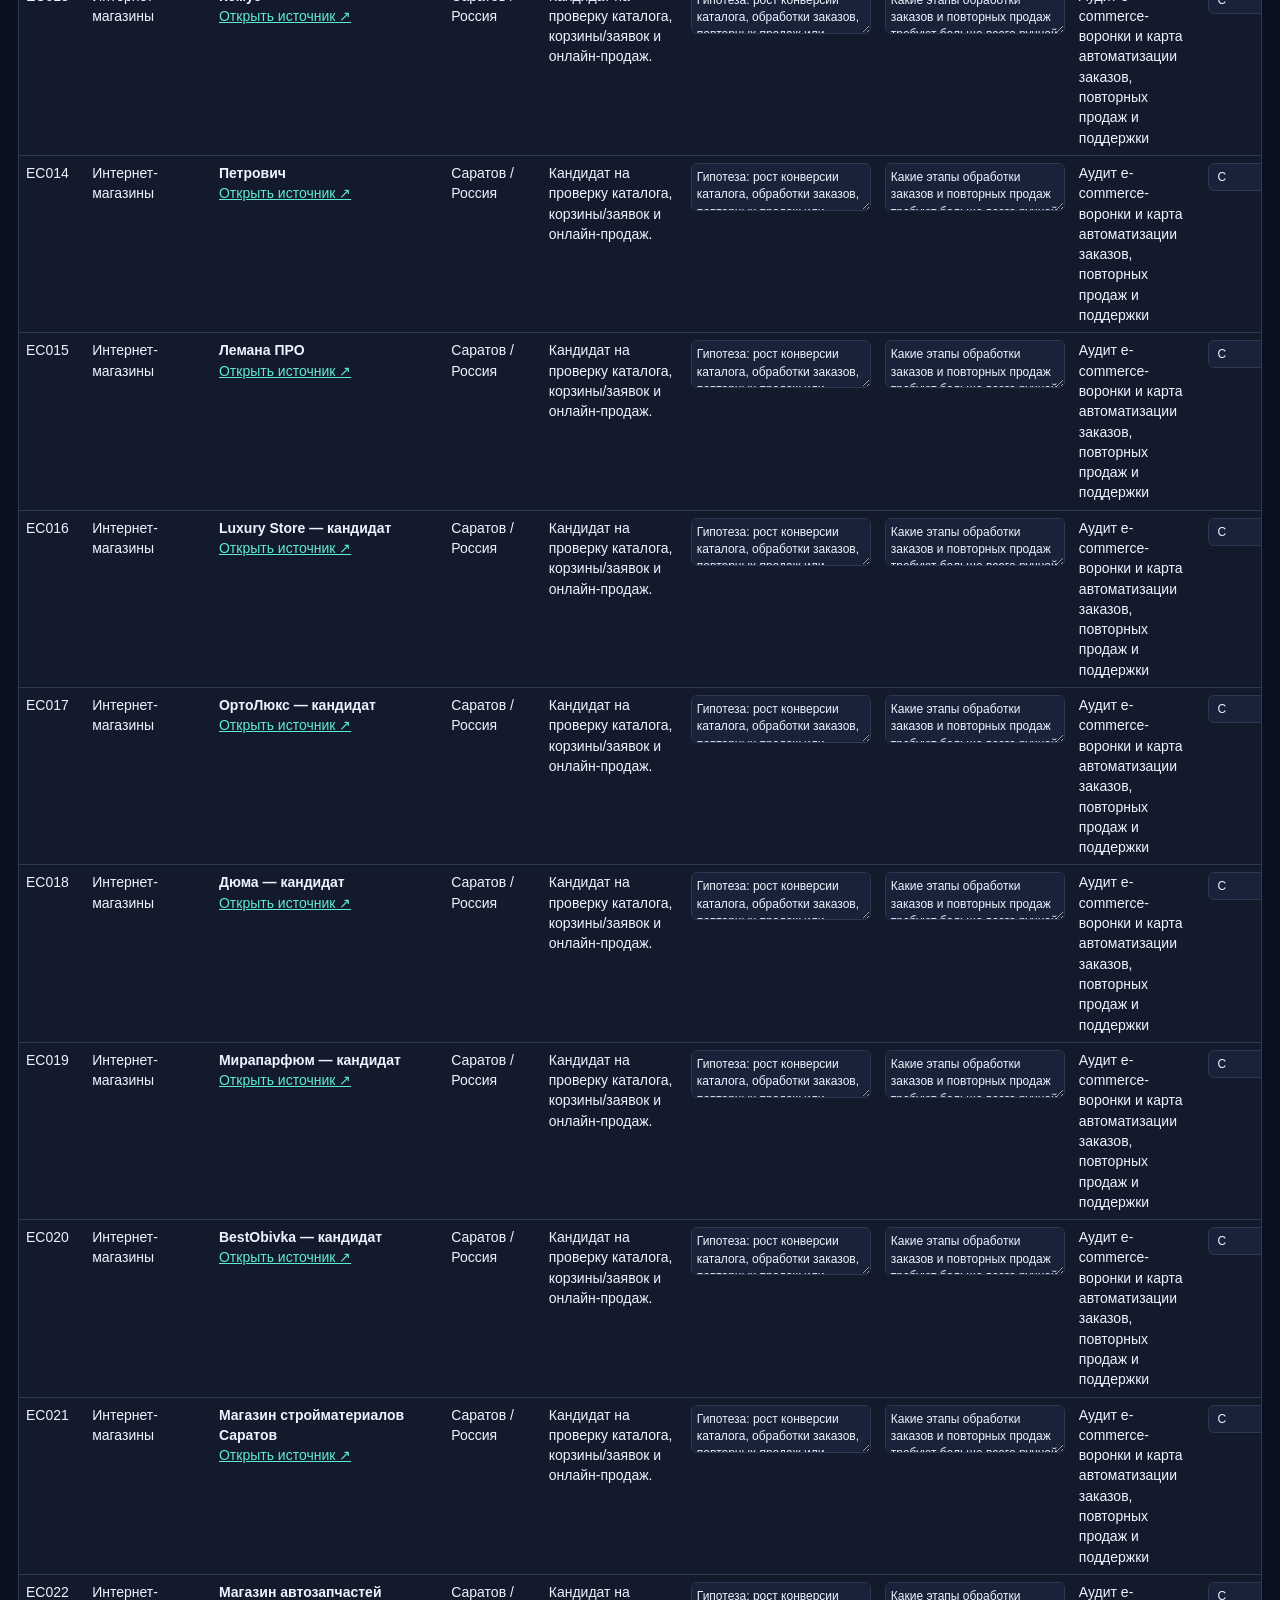
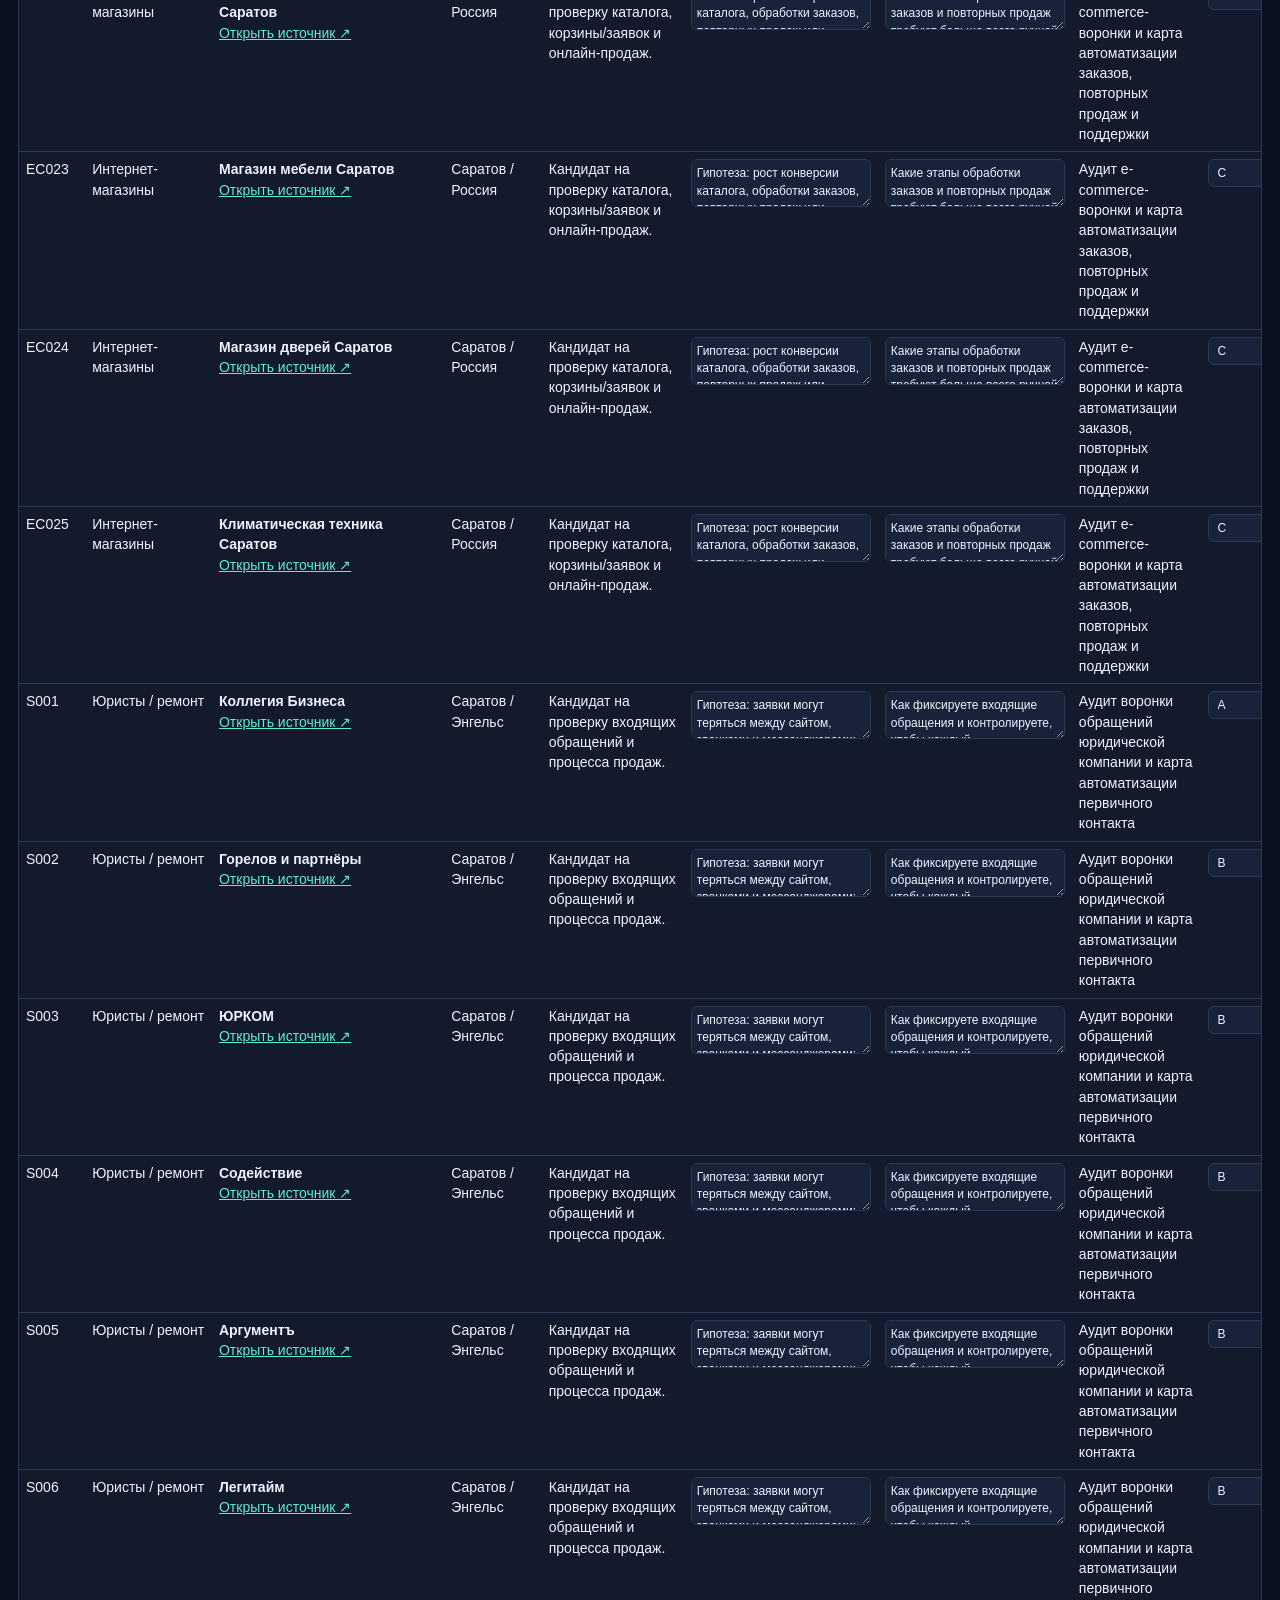
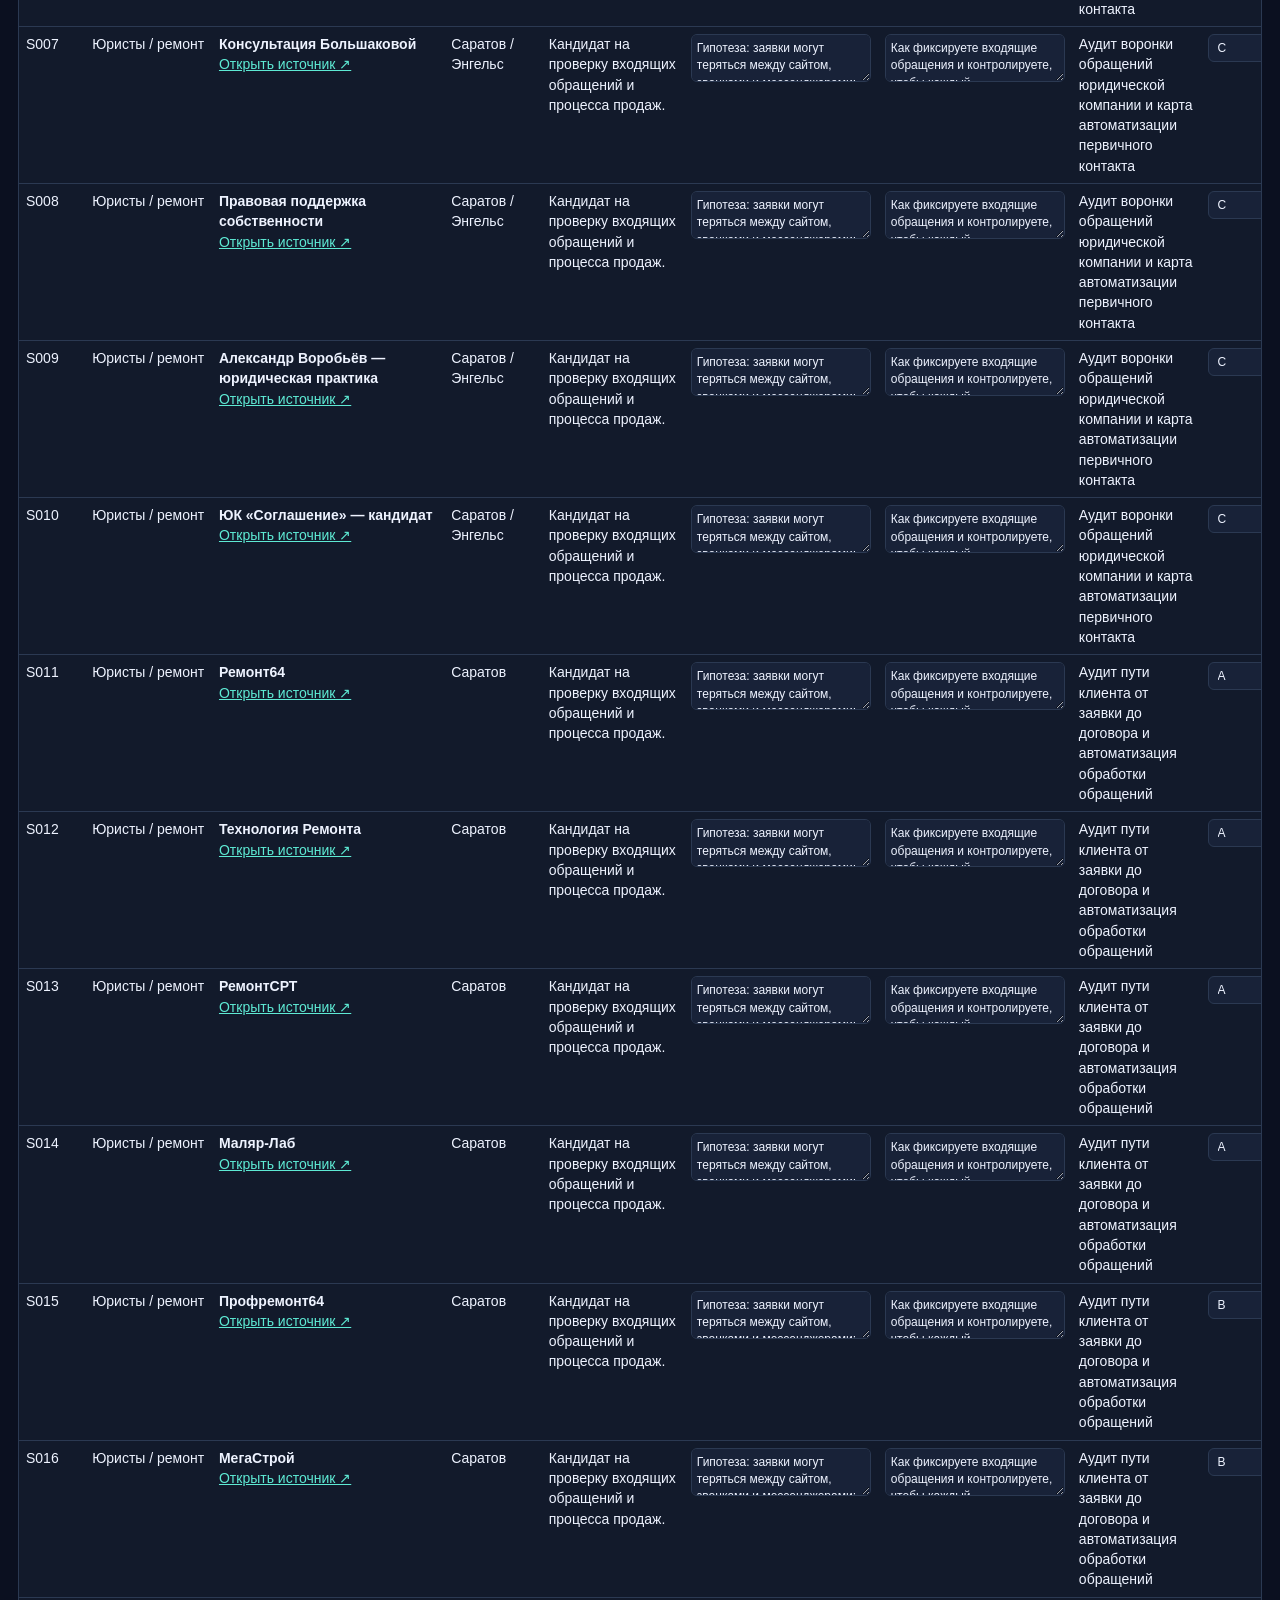
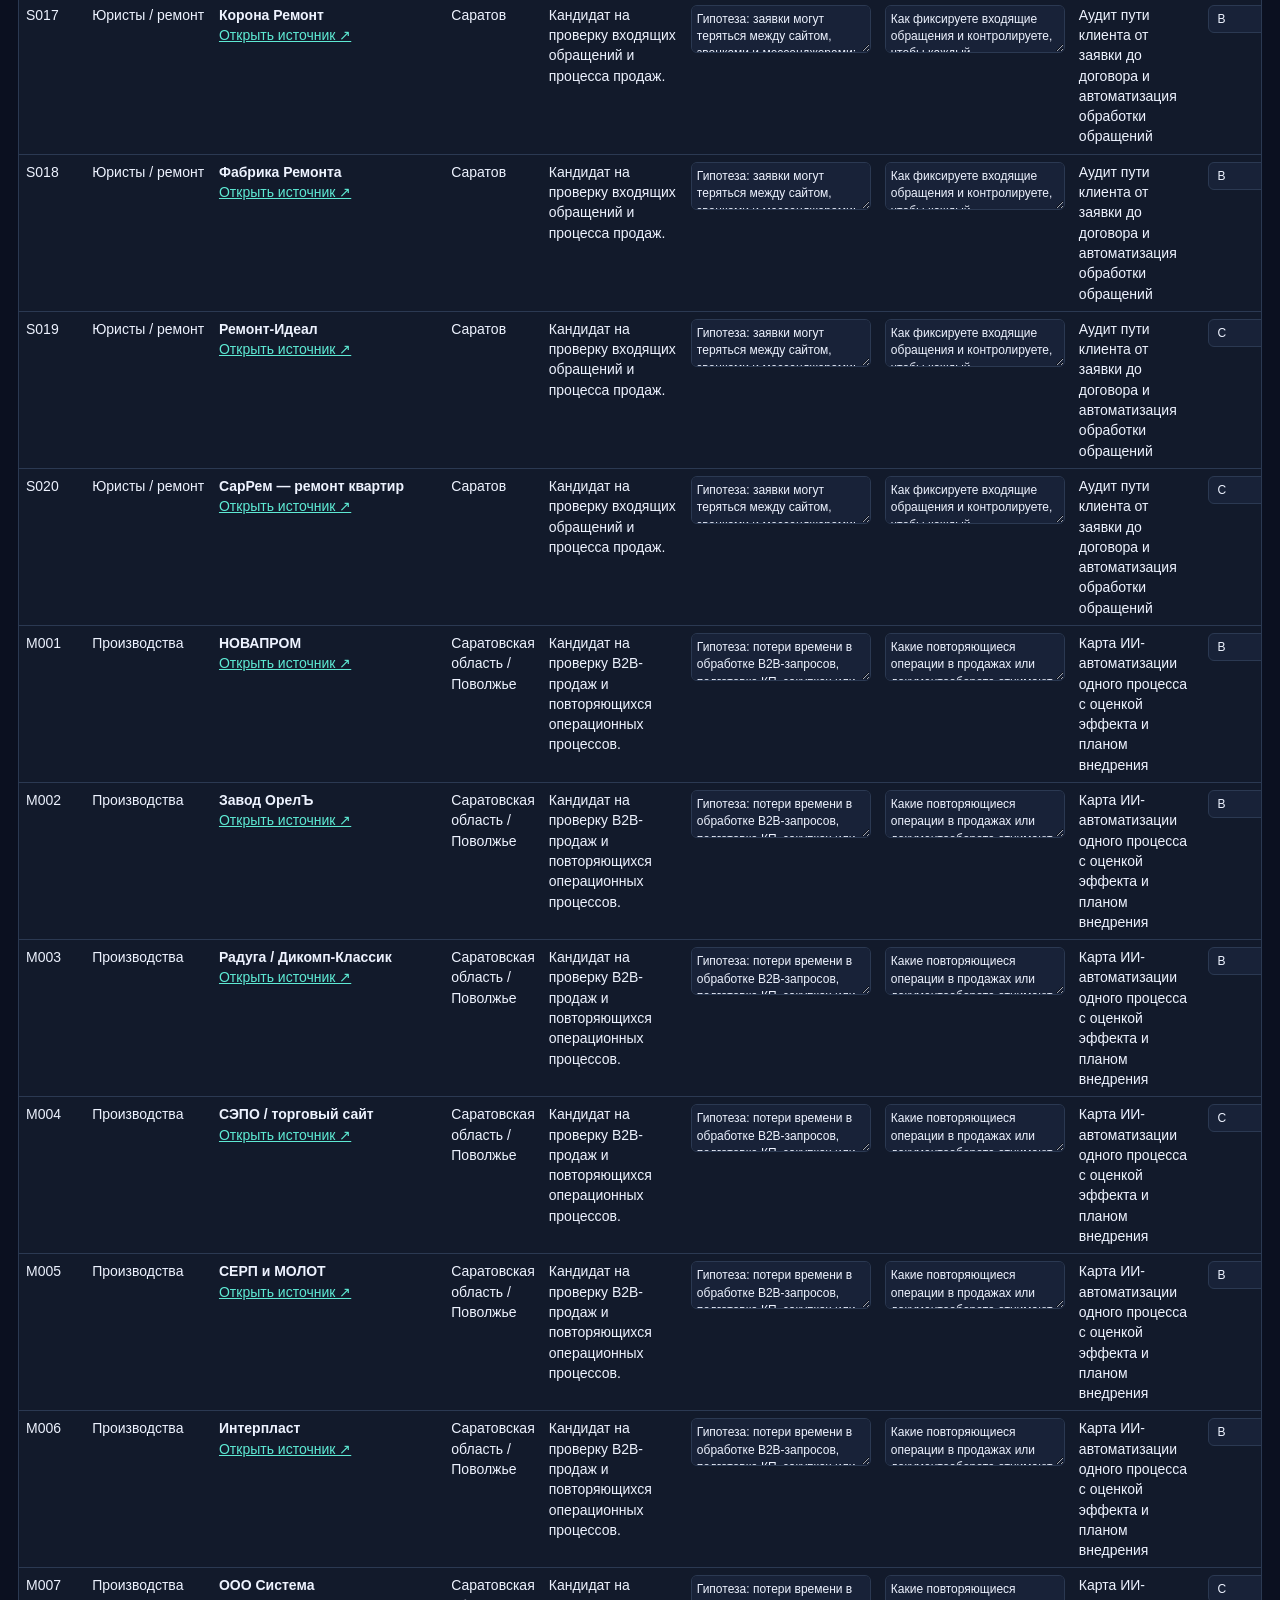
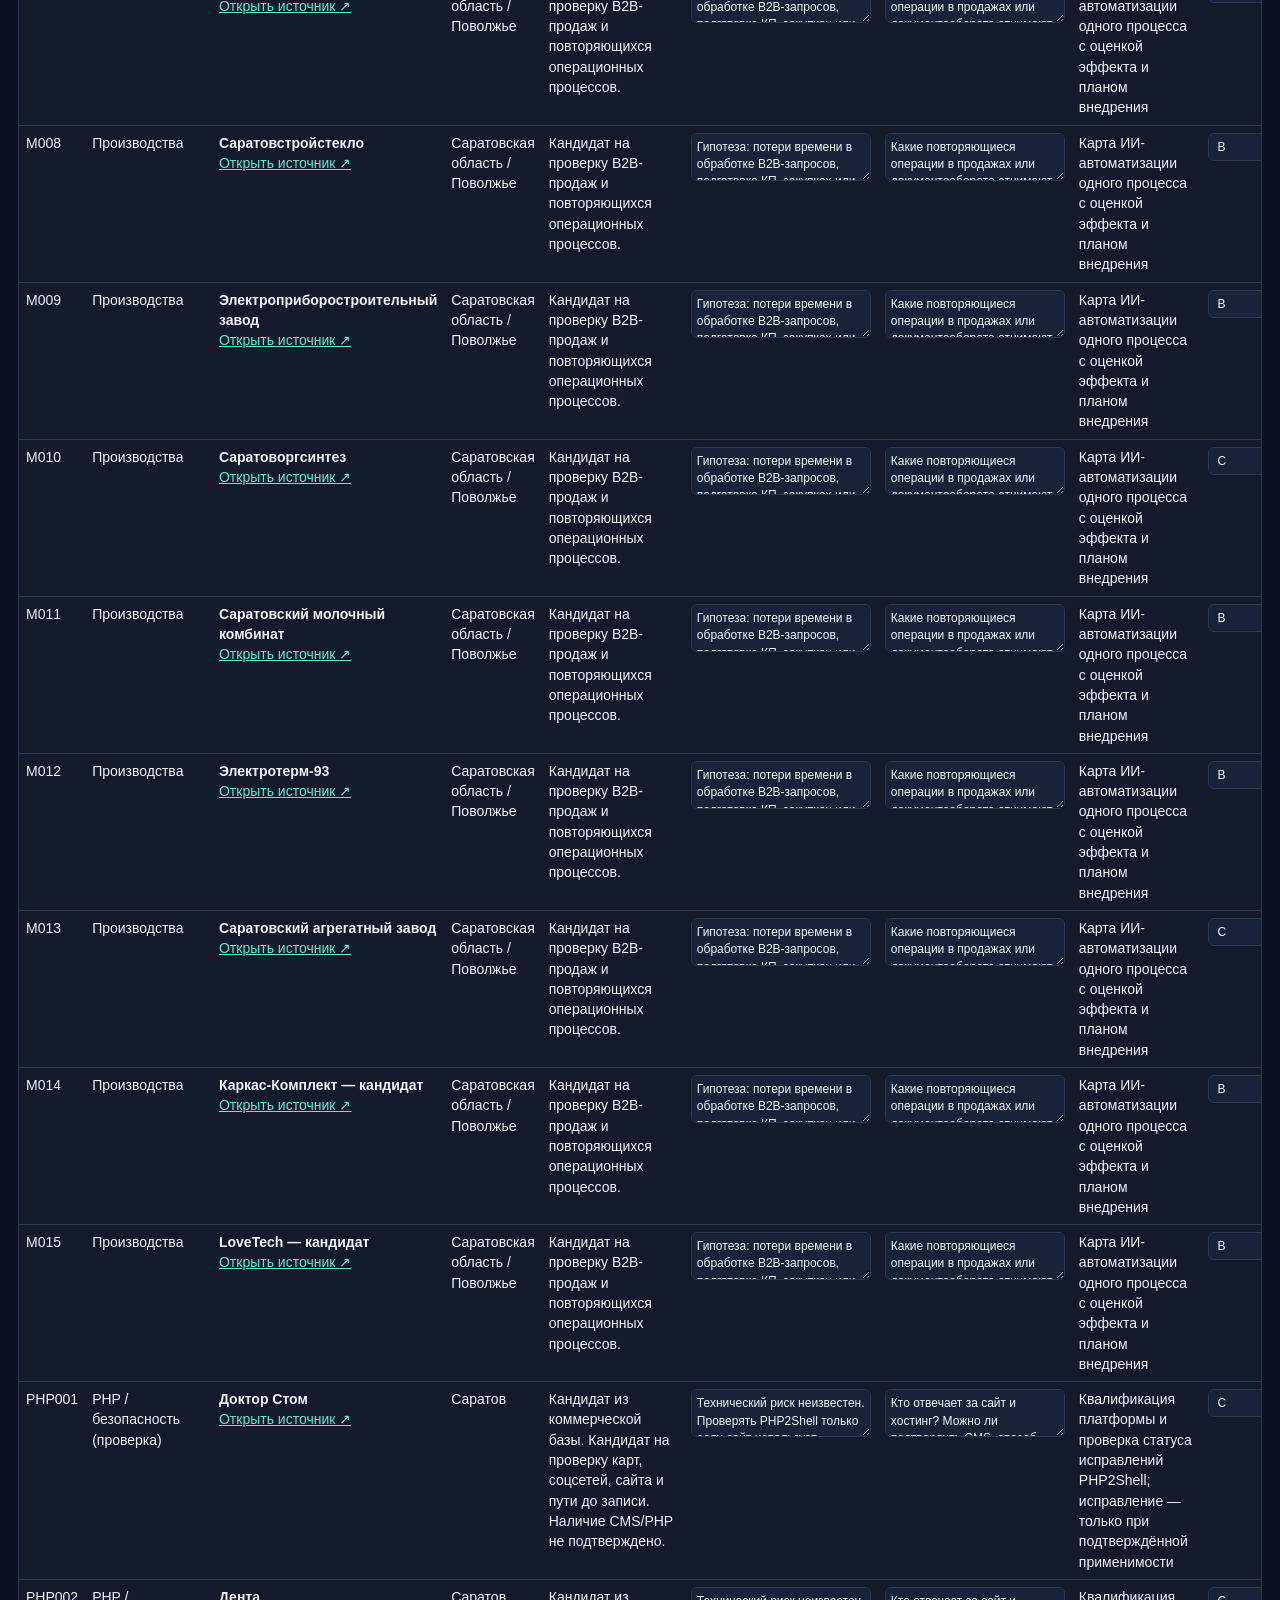
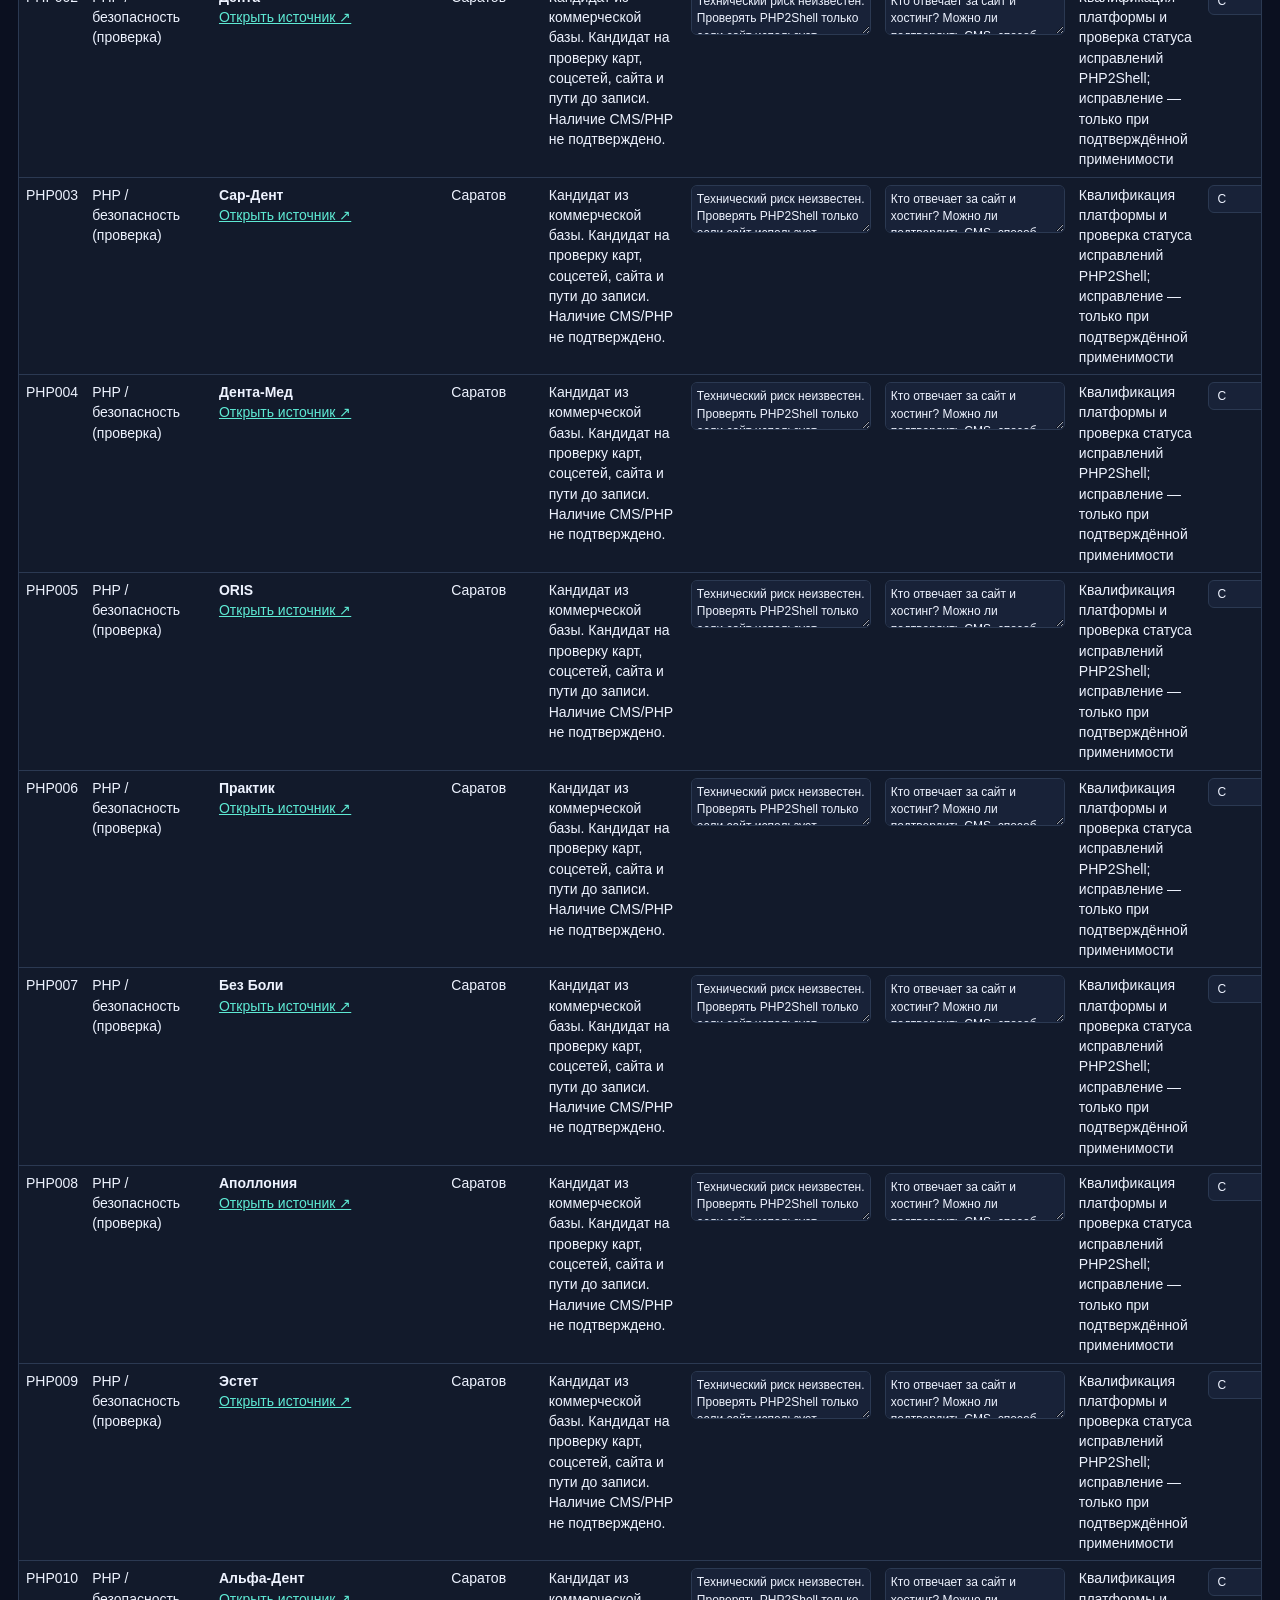
<file: crm/index.html>
<!doctype html><html lang="ru"><meta charset="utf-8"><meta name="viewport" content="width=device-width,initial-scale=1"><title>Путь к 10 млн — CRM</title><style>:root{--bg:#0b1020;--p:#121a2b;--p2:#182238;--line:#2b3952;--t:#eef3ff;--m:#a2b0c8;--a:#a3e635}*{box-sizing:border-box}body{margin:0;background:var(--bg);color:var(--t);font:14px/1.45 Segoe UI,Arial}header{padding:24px;border-bottom:1px solid var(--line);background:#121a2b}h1{margin:0 0 6px}p,.small{color:var(--m)}main{padding:18px;max-width:1800px;margin:auto}.stats{display:grid;grid-template-columns:repeat(5,1fr);gap:10px}.stat,.note{background:var(--p);border:1px solid var(--line);border-radius:10px;padding:12px}.stat strong{display:block;font-size:24px}.toolbar{display:flex;flex-wrap:wrap;gap:8px;margin:14px 0}.toolbar input{flex:1;min-width:200px}input,select,textarea,button{font:inherit;color:var(--t);background:var(--p2);border:1px solid var(--line);border-radius:6px;padding:8px}button{cursor:pointer}button.primary{background:var(--a);color:#17210a;font-weight:bold}.note{margin:14px 0;border-left:3px solid #facc15}.tablewrap{overflow:auto;border:1px solid var(--line);border-radius:8px}table{border-collapse:collapse;width:100%;min-width:1550px;background:var(--p)}td,th{padding:7px;border-bottom:1px solid var(--line);text-align:left;vertical-align:top}th{position:sticky;top:0;background:#1a263d;z-index:1}td input,td select,td textarea{width:100%;min-width:105px;padding:5px;font-size:12px}td textarea{min-width:180px;min-height:48px}a{color:#5eead4;overflow-wrap:anywhere}.tag{font-size:11px;color:#fde68a} @media(max-width:800px){.stats{grid-template-columns:repeat(2,1fr)}} </style><header><h1>Путь к 10 миллионам · CRM</h1><p>Кандидаты · четыре направления · редактируй поля, экспортируй аналитику и присылай её в ChatGPT.</p></header><main><div class="stats" id="stats"></div><div class="note"><b>Важно:</b> это кандидаты, а не 90 квалифицированных лидов. Факты отделены от гипотез. Приоритеты предварительные. Часть ссылок ведёт на карты/агрегаторы и требует проверки. Изменения хранятся в этом браузере, не синхронизируются с GitHub автоматически.</div><div class="toolbar"><input id="q" placeholder="Поиск по имени, сайту, сигналу"><select id="d"><option value="">Все направления</option><option value="dentistry">Стоматологии</option><option value="ecommerce">Интернет-магазины</option><option value="sales">Юристы / ремонт</option><option value="manufacturing">Производства</option><option value="producing">Продюсирование экспертов</option><option value="php">PHP / безопасность (проверка)</option></select><select id="p"><option value="">Все приоритеты</option><option>A</option><option>B</option><option>C</option></select><select id="s"><option value="">Все статусы</option><option>Найден</option><option>Первично проверен</option><option>Квалифицирован</option><option>Готов к контакту</option><option>Первое сообщение отправлено</option><option>Ответ получен</option><option>Диалог</option><option>Созвон назначен</option><option>Созвон проведён</option><option>КП отправлено</option><option>Переговоры</option><option>Выигран</option><option>Отказ</option><option>Follow-up позже</option></select><button class="primary" id="ex">Экспорт CRM CSV</button><button id="an">Экспорт аналитики CSV</button><button id="jb">Экспорт JSON-бэкапа</button><button id="ib">Импорт CSV/JSON</button><input id="file" type="file" accept=".csv,.json" hidden><button id="reset">Сброс к исходным</button></div><p id="count" class="small"></p><div class="tablewrap"><table><thead><tr><th>ID</th><th>Направление</th><th>Кандидат / сайт</th><th>География</th><th>Наблюдаемый факт</th><th>Гипотеза</th><th>Вопрос</th><th>Оффер</th><th>Приоритет</th><th>Скоринг /10</th><th>Статус</th><th>Контакт / ЛПР</th><th>Последнее действие</th><th>Следующее действие</th><th>Дата действия</th><th>Первое касание</th><th>Ответ</th><th>Созвоны</th><th>КП</th><th>Сумма ₽</th><th>Вероятность %</th><th>Причина отказа / заметки</th></tr></thead><tbody id="rows"></tbody></table></div><p>В конце дня жми «Экспорт аналитики CSV» и прикрепляй файл в ChatGPT. Не заноси чувствительные персональные данные.</p></main><script>const SEED=[{"id":"D001","direction":"dentistry","name":"Доктор Стом","geography":"Саратов","website":"https://www.stomsaratov.ru/","source_url":"https://www.stomsaratov.ru/","segment":"Стоматология среднего/среднего+ сегмента — подтвердить масштаб","observed_fact":"Кандидат на проверку карт, соцсетей, сайта и пути до записи.","pain_hypothesis":"Гипотеза: можно улучшить привлечение и обработку обращений через аудит карт, соцсетей и пути до записи.","question":"Как оцениваете поток новых пациентов из карт, сайта и соцсетей?","offer":"Маркетинговый аудит: карты, соцсети, путь до записи и точки роста","next_stage":"Проверить карты, соцсети, уровень клиники и удобство записи","public_contact":"https://www.stomsaratov.ru/","decision_maker":"Собственник / руководитель направления / ответственный специалист","priority":"A","score":7,"status":"Найден","consent_status":"Не проверено","last_checked":"2026-10-23","next_action":"Проверить официальный сайт, карты и соцсети","next_action_date":"2026-10-24","first_touch_date":"","last_activity":"","next_followup_date":"","reply_status":"Не отправлено","calls_booked":0,"proposals_sent":0,"deal_amount":0,"close_probability":0,"refusal_reason":"","notes":"Кандидат для исследования, не квалифицированный лид. Проверить первоисточник и отделять факт от гипотезы."},{"id":"D002","direction":"dentistry","name":"Дента","geography":"Саратов","website":"https://www.denta-sar.ru/","source_url":"https://www.denta-sar.ru/","segment":"Стоматология среднего/среднего+ сегмента — подтвердить масштаб","observed_fact":"Кандидат на проверку карт, соцсетей, сайта и пути до записи.","pain_hypothesis":"Гипотеза: можно улучшить привлечение и обработку обращений через аудит карт, соцсетей и пути до записи.","question":"Как оцениваете поток новых пациентов из карт, сайта и соцсетей?","offer":"Маркетинговый аудит: карты, соцсети, путь до записи и точки роста","next_stage":"Проверить карты, соцсети, уровень клиники и удобство записи","public_contact":"https://www.denta-sar.ru/","decision_maker":"Собственник / руководитель направления / ответственный специалист","priority":"A","score":7,"status":"Найден","consent_status":"Не проверено","last_checked":"2026-10-23","next_action":"Проверить официальный сайт, карты и соцсети","next_action_date":"2026-10-24","first_touch_date":"","last_activity":"","next_followup_date":"","reply_status":"Не отправлено","calls_booked":0,"proposals_sent":0,"deal_amount":0,"close_probability":0,"refusal_reason":"","notes":"Кандидат для исследования, не квалифицированный лид. Проверить первоисточник и отделять факт от гипотезы."},{"id":"D003","direction":"dentistry","name":"Сар-Дент","geography":"Саратов","website":"https://www.sar-dent.ru/","source_url":"https://www.sar-dent.ru/","segment":"Стоматология среднего/среднего+ сегмента — подтвердить масштаб","observed_fact":"Кандидат на проверку карт, соцсетей, сайта и пути до записи.","pain_hypothesis":"Гипотеза: можно улучшить привлечение и обработку обращений через аудит карт, соцсетей и пути до записи.","question":"Как оцениваете поток новых пациентов из карт, сайта и соцсетей?","offer":"Маркетинговый аудит: карты, соцсети, путь до записи и точки роста","next_stage":"Проверить карты, соцсети, уровень клиники и удобство записи","public_contact":"https://www.sar-dent.ru/","decision_maker":"Собственник / руководитель направления / ответственный специалист","priority":"B","score":5,"status":"Найден","consent_status":"Не проверено","last_checked":"2026-10-23","next_action":"Проверить официальный сайт, карты и соцсети","next_action_date":"2026-10-24","first_touch_date":"","last_activity":"","next_followup_date":"","reply_status":"Не отправлено","calls_booked":0,"proposals_sent":0,"deal_amount":0,"close_probability":0,"refusal_reason":"","notes":"Кандидат для исследования, не квалифицированный лид. Проверить первоисточник и отделять факт от гипотезы."},{"id":"D004","direction":"dentistry","name":"Дента-Мед","geography":"Саратов","website":"https://dentamed-sar.ru/","source_url":"https://dentamed-sar.ru/","segment":"Стоматология среднего/среднего+ сегмента — подтвердить масштаб","observed_fact":"Кандидат на проверку карт, соцсетей, сайта и пути до записи.","pain_hypothesis":"Гипотеза: можно улучшить привлечение и обработку обращений через аудит карт, соцсетей и пути до записи.","question":"Как оцениваете поток новых пациентов из карт, сайта и соцсетей?","offer":"Маркетинговый аудит: карты, соцсети, путь до записи и точки роста","next_stage":"Проверить карты, соцсети, уровень клиники и удобство записи","public_contact":"https://dentamed-sar.ru/","decision_maker":"Собственник / руководитель направления / ответственный специалист","priority":"B","score":5,"status":"Найден","consent_status":"Не проверено","last_checked":"2026-10-23","next_action":"Проверить официальный сайт, карты и соцсети","next_action_date":"2026-10-24","first_touch_date":"","last_activity":"","next_followup_date":"","reply_status":"Не отправлено","calls_booked":0,"proposals_sent":0,"deal_amount":0,"close_probability":0,"refusal_reason":"","notes":"Кандидат для исследования, не квалифицированный лид. Проверить первоисточник и отделять факт от гипотезы."},{"id":"D005","direction":"dentistry","name":"ORIS","geography":"Саратов","website":"https://www.oris-dental.ru/","source_url":"https://www.oris-dental.ru/","segment":"Стоматология среднего/среднего+ сегмента — подтвердить масштаб","observed_fact":"Кандидат на проверку карт, соцсетей, сайта и пути до записи.","pain_hypothesis":"Гипотеза: можно улучшить привлечение и обработку обращений через аудит карт, соцсетей и пути до записи.","question":"Как оцениваете поток новых пациентов из карт, сайта и соцсетей?","offer":"Маркетинговый аудит: карты, соцсети, путь до записи и точки роста","next_stage":"Проверить карты, соцсети, уровень клиники и удобство записи","public_contact":"https://www.oris-dental.ru/","decision_maker":"Собственник / руководитель направления / ответственный специалист","priority":"A","score":6,"status":"Найден","consent_status":"Не проверено","last_checked":"2026-10-23","next_action":"Проверить официальный сайт, карты и соцсети","next_action_date":"2026-10-24","first_touch_date":"","last_activity":"","next_followup_date":"","reply_status":"Не отправлено","calls_booked":0,"proposals_sent":0,"deal_amount":0,"close_probability":0,"refusal_reason":"","notes":"Кандидат для исследования, не квалифицированный лид. Проверить первоисточник и отделять факт от гипотезы."},{"id":"D006","direction":"dentistry","name":"Практик","geography":"Саратов","website":"https://praktic.net/","source_url":"https://praktic.net/","segment":"Стоматология среднего/среднего+ сегмента — подтвердить масштаб","observed_fact":"Кандидат на проверку карт, соцсетей, сайта и пути до записи.","pain_hypothesis":"Гипотеза: можно улучшить привлечение и обработку обращений через аудит карт, соцсетей и пути до записи.","question":"Как оцениваете поток новых пациентов из карт, сайта и соцсетей?","offer":"Маркетинговый аудит: карты, соцсети, путь до записи и точки роста","next_stage":"Проверить карты, соцсети, уровень клиники и удобство записи","public_contact":"https://praktic.net/","decision_maker":"Собственник / руководитель направления / ответственный специалист","priority":"B","score":5,"status":"Найден","consent_status":"Не проверено","last_checked":"2026-10-23","next_action":"Проверить официальный сайт, карты и соцсети","next_action_date":"2026-10-24","first_touch_date":"","last_activity":"","next_followup_date":"","reply_status":"Не отправлено","calls_booked":0,"proposals_sent":0,"deal_amount":0,"close_probability":0,"refusal_reason":"","notes":"Кандидат для исследования, не квалифицированный лид. Проверить первоисточник и отделять факт от гипотезы."},{"id":"D007","direction":"dentistry","name":"Без Боли","geography":"Саратов","website":"https://yandex.ru/maps/?text=Стоматология%20Без%20Боли%20Саратов","source_url":"https://yandex.ru/maps/?text=Стоматология%20Без%20Боли%20Саратов","segment":"Стоматология среднего/среднего+ сегмента — подтвердить масштаб","observed_fact":"Кандидат на проверку карт, соцсетей, сайта и пути до записи.","pain_hypothesis":"Гипотеза: можно улучшить привлечение и обработку обращений через аудит карт, соцсетей и пути до записи.","question":"Как оцениваете поток новых пациентов из карт, сайта и соцсетей?","offer":"Маркетинговый аудит: карты, соцсети, путь до записи и точки роста","next_stage":"Проверить карты, соцсети, уровень клиники и удобство записи","public_contact":"https://yandex.ru/maps/?text=Стоматология%20Без%20Боли%20Саратов","decision_maker":"Собственник / руководитель направления / ответственный специалист","priority":"A","score":7,"status":"Найден","consent_status":"Не проверено","last_checked":"2026-10-23","next_action":"Подтвердить конкретную клинику, сайт и средний/средний+ сегмент","next_action_date":"2026-10-24","first_touch_date":"","last_activity":"","next_followup_date":"","reply_status":"Не отправлено","calls_booked":0,"proposals_sent":0,"deal_amount":0,"close_probability":0,"refusal_reason":"","notes":"Кандидат для исследования, не квалифицированный лид. Проверить первоисточник и отделять факт от гипотезы."},{"id":"D008","direction":"dentistry","name":"Аполлония","geography":"Саратов","website":"https://yandex.ru/maps/?text=Аполлония%20стоматология%20Саратов","source_url":"https://yandex.ru/maps/?text=Аполлония%20стоматология%20Саратов","segment":"Стоматология среднего/среднего+ сегмента — подтвердить масштаб","observed_fact":"Кандидат на проверку карт, соцсетей, сайта и пути до записи.","pain_hypothesis":"Гипотеза: можно улучшить привлечение и обработку обращений через аудит карт, соцсетей и пути до записи.","question":"Как оцениваете поток новых пациентов из карт, сайта и соцсетей?","offer":"Маркетинговый аудит: карты, соцсети, путь до записи и точки роста","next_stage":"Проверить карты, соцсети, уровень клиники и удобство записи","public_contact":"https://yandex.ru/maps/?text=Аполлония%20стоматология%20Саратов","decision_maker":"Собственник / руководитель направления / ответственный специалист","priority":"C","score":3,"status":"Найден","consent_status":"Не проверено","last_checked":"2026-10-23","next_action":"Подтвердить конкретную клинику, сайт и средний/средний+ сегмент","next_action_date":"2026-10-24","first_touch_date":"","last_activity":"","next_followup_date":"","reply_status":"Не отправлено","calls_booked":0,"proposals_sent":0,"deal_amount":0,"close_probability":0,"refusal_reason":"","notes":"Кандидат для исследования, не квалифицированный лид. Проверить первоисточник и отделять факт от гипотезы."},{"id":"D009","direction":"dentistry","name":"Эстет","geography":"Саратов","website":"https://yandex.ru/maps/?text=Эстет%20стоматология%20Саратов","source_url":"https://yandex.ru/maps/?text=Эстет%20стоматология%20Саратов","segment":"Стоматология среднего/среднего+ сегмента — подтвердить масштаб","observed_fact":"Кандидат на проверку карт, соцсетей, сайта и пути до записи.","pain_hypothesis":"Гипотеза: можно улучшить привлечение и обработку обращений через аудит карт, соцсетей и пути до записи.","question":"Как оцениваете поток новых пациентов из карт, сайта и соцсетей?","offer":"Маркетинговый аудит: карты, соцсети, путь до записи и точки роста","next_stage":"Проверить карты, соцсети, уровень клиники и удобство записи","public_contact":"https://yandex.ru/maps/?text=Эстет%20стоматология%20Саратов","decision_maker":"Собственник / руководитель направления / ответственный специалист","priority":"C","score":3,"status":"Найден","consent_status":"Не проверено","last_checked":"2026-10-23","next_action":"Подтвердить конкретную клинику, сайт и средний/средний+ сегмент","next_action_date":"2026-10-24","first_touch_date":"","last_activity":"","next_followup_date":"","reply_status":"Не отправлено","calls_booked":0,"proposals_sent":0,"deal_amount":0,"close_probability":0,"refusal_reason":"","notes":"Кандидат для исследования, не квалифицированный лид. Проверить первоисточник и отделять факт от гипотезы."},{"id":"D010","direction":"dentistry","name":"Альфа-Дент","geography":"Саратов","website":"https://yandex.ru/maps/?text=Альфа-Дент%20стоматология%20Саратов","source_url":"https://yandex.ru/maps/?text=Альфа-Дент%20стоматология%20Саратов","segment":"Стоматология среднего/среднего+ сегмента — подтвердить масштаб","observed_fact":"Кандидат на проверку карт, соцсетей, сайта и пути до записи.","pain_hypothesis":"Гипотеза: можно улучшить привлечение и обработку обращений через аудит карт, соцсетей и пути до записи.","question":"Как оцениваете поток новых пациентов из карт, сайта и соцсетей?","offer":"Маркетинговый аудит: карты, соцсети, путь до записи и точки роста","next_stage":"Проверить карты, соцсети, уровень клиники и удобство записи","public_contact":"https://yandex.ru/maps/?text=Альфа-Дент%20стоматология%20Саратов","decision_maker":"Собственник / руководитель направления / ответственный специалист","priority":"C","score":3,"status":"Найден","consent_status":"Не проверено","last_checked":"2026-10-23","next_action":"Подтвердить конкретную клинику, сайт и средний/средний+ сегмент","next_action_date":"2026-10-24","first_touch_date":"","last_activity":"","next_followup_date":"","reply_status":"Не отправлено","calls_booked":0,"proposals_sent":0,"deal_amount":0,"close_probability":0,"refusal_reason":"","notes":"Кандидат для исследования, не квалифицированный лид. Проверить первоисточник и отделять факт от гипотезы."},{"id":"D011","direction":"dentistry","name":"Жемчуг","geography":"Саратов","website":"https://yandex.ru/maps/?text=Жемчуг%20стоматология%20Саратов","source_url":"https://yandex.ru/maps/?text=Жемчуг%20стоматология%20Саратов","segment":"Стоматология среднего/среднего+ сегмента — подтвердить масштаб","observed_fact":"Кандидат на проверку карт, соцсетей, сайта и пути до записи.","pain_hypothesis":"Гипотеза: можно улучшить привлечение и обработку обращений через аудит карт, соцсетей и пути до записи.","question":"Как оцениваете поток новых пациентов из карт, сайта и соцсетей?","offer":"Маркетинговый аудит: карты, соцсети, путь до записи и точки роста","next_stage":"Проверить карты, соцсети, уровень клиники и удобство записи","public_contact":"https://yandex.ru/maps/?text=Жемчуг%20стоматология%20Саратов","decision_maker":"Собственник / руководитель направления / ответственный специалист","priority":"C","score":3,"status":"Найден","consent_status":"Не проверено","last_checked":"2026-10-23","next_action":"Подтвердить конкретную клинику, сайт и средний/средний+ сегмент","next_action_date":"2026-10-24","first_touch_date":"","last_activity":"","next_followup_date":"","reply_status":"Не отправлено","calls_booked":0,"proposals_sent":0,"deal_amount":0,"close_probability":0,"refusal_reason":"","notes":"Кандидат для исследования, не квалифицированный лид. Проверить первоисточник и отделять факт от гипотезы."},{"id":"D012","direction":"dentistry","name":"Винир","geography":"Саратов","website":"https://vinir-s.ru/","source_url":"https://vinir-s.ru/","segment":"Стоматология среднего/среднего+ сегмента — подтвердить масштаб","observed_fact":"Кандидат на проверку карт, соцсетей, сайта и пути до записи.","pain_hypothesis":"Гипотеза: можно улучшить привлечение и обработку обращений через аудит карт, соцсетей и пути до записи.","question":"Как оцениваете поток новых пациентов из карт, сайта и соцсетей?","offer":"Маркетинговый аудит: карты, соцсети, путь до записи и точки роста","next_stage":"Проверить карты, соцсети, уровень клиники и удобство записи","public_contact":"https://vinir-s.ru/","decision_maker":"Собственник / руководитель направления / ответственный специалист","priority":"A","score":6,"status":"Найден","consent_status":"Не проверено","last_checked":"2026-10-23","next_action":"Подтвердить конкретную клинику, сайт и средний/средний+ сегмент","next_action_date":"2026-10-24","first_touch_date":"","last_activity":"","next_followup_date":"","reply_status":"Не отправлено","calls_booked":0,"proposals_sent":0,"deal_amount":0,"close_probability":0,"refusal_reason":"","notes":"Кандидат для исследования, не квалифицированный лид. Проверить первоисточник и отделять факт от гипотезы."},{"id":"D013","direction":"dentistry","name":"ПрезидиумМед","geography":"Саратов","website":"https://yandex.ru/maps/?text=ПрезидиумМед%20Саратов","source_url":"https://yandex.ru/maps/?text=ПрезидиумМед%20Саратов","segment":"Стоматология среднего/среднего+ сегмента — подтвердить масштаб","observed_fact":"Кандидат на проверку карт, соцсетей, сайта и пути до записи.","pain_hypothesis":"Гипотеза: можно улучшить привлечение и обработку обращений через аудит карт, соцсетей и пути до записи.","question":"Как оцениваете поток новых пациентов из карт, сайта и соцсетей?","offer":"Маркетинговый аудит: карты, соцсети, путь до записи и точки роста","next_stage":"Проверить карты, соцсети, уровень клиники и удобство записи","public_contact":"https://yandex.ru/maps/?text=ПрезидиумМед%20Саратов","decision_maker":"Собственник / руководитель направления / ответственный специалист","priority":"A","score":7,"status":"Найден","consent_status":"Не проверено","last_checked":"2026-10-23","next_action":"Подтвердить конкретную клинику, сайт и средний/средний+ сегмент","next_action_date":"2026-10-24","first_touch_date":"","last_activity":"","next_followup_date":"","reply_status":"Не отправлено","calls_booked":0,"proposals_sent":0,"deal_amount":0,"close_probability":0,"refusal_reason":"","notes":"Кандидат для исследования, не квалифицированный лид. Проверить первоисточник и отделять факт от гипотезы."},{"id":"D014","direction":"dentistry","name":"Артика-Мед","geography":"Саратов","website":"https://yandex.ru/maps/?text=Артика-Мед%20Саратов","source_url":"https://yandex.ru/maps/?text=Артика-Мед%20Саратов","segment":"Стоматология среднего/среднего+ сегмента — подтвердить масштаб","observed_fact":"Кандидат на проверку карт, соцсетей, сайта и пути до записи.","pain_hypothesis":"Гипотеза: можно улучшить привлечение и обработку обращений через аудит карт, соцсетей и пути до записи.","question":"Как оцениваете поток новых пациентов из карт, сайта и соцсетей?","offer":"Маркетинговый аудит: карты, соцсети, путь до записи и точки роста","next_stage":"Проверить карты, соцсети, уровень клиники и удобство записи","public_contact":"https://yandex.ru/maps/?text=Артика-Мед%20Саратов","decision_maker":"Собственник / руководитель направления / ответственный специалист","priority":"B","score":5,"status":"Найден","consent_status":"Не проверено","last_checked":"2026-10-23","next_action":"Подтвердить конкретную клинику, сайт и средний/средний+ сегмент","next_action_date":"2026-10-24","first_touch_date":"","last_activity":"","next_followup_date":"","reply_status":"Не отправлено","calls_booked":0,"proposals_sent":0,"deal_amount":0,"close_probability":0,"refusal_reason":"","notes":"Кандидат для исследования, не квалифицированный лид. Проверить первоисточник и отделять факт от гипотезы."},{"id":"D015","direction":"dentistry","name":"32 Жемчужины","geography":"Саратов","website":"https://yandex.ru/maps/?text=32%20Жемчужины%20стоматология%20Саратов","source_url":"https://yandex.ru/maps/?text=32%20Жемчужины%20стоматология%20Саратов","segment":"Стоматология среднего/среднего+ сегмента — подтвердить масштаб","observed_fact":"Кандидат на проверку карт, соцсетей, сайта и пути до записи.","pain_hypothesis":"Гипотеза: можно улучшить привлечение и обработку обращений через аудит карт, соцсетей и пути до записи.","question":"Как оцениваете поток новых пациентов из карт, сайта и соцсетей?","offer":"Маркетинговый аудит: карты, соцсети, путь до записи и точки роста","next_stage":"Проверить карты, соцсети, уровень клиники и удобство записи","public_contact":"https://yandex.ru/maps/?text=32%20Жемчужины%20стоматология%20Саратов","decision_maker":"Собственник / руководитель направления / ответственный специалист","priority":"B","score":5,"status":"Найден","consent_status":"Не проверено","last_checked":"2026-10-23","next_action":"Подтвердить конкретную клинику, сайт и средний/средний+ сегмент","next_action_date":"2026-10-24","first_touch_date":"","last_activity":"","next_followup_date":"","reply_status":"Не отправлено","calls_booked":0,"proposals_sent":0,"deal_amount":0,"close_probability":0,"refusal_reason":"","notes":"Кандидат для исследования, не квалифицированный лид. Проверить первоисточник и отделять факт от гипотезы."},{"id":"D016","direction":"dentistry","name":"Доктор Белозубов","geography":"Саратов","website":"https://yandex.ru/maps/?text=Доктор%20Белозубов%20стоматология%20Саратов","source_url":"https://yandex.ru/maps/?text=Доктор%20Белозубов%20стоматология%20Саратов","segment":"Стоматология среднего/среднего+ сегмента — подтвердить масштаб","observed_fact":"Кандидат на проверку карт, соцсетей, сайта и пути до записи.","pain_hypothesis":"Гипотеза: можно улучшить привлечение и обработку обращений через аудит карт, соцсетей и пути до записи.","question":"Как оцениваете поток новых пациентов из карт, сайта и соцсетей?","offer":"Маркетинговый аудит: карты, соцсети, путь до записи и точки роста","next_stage":"Проверить карты, соцсети, уровень клиники и удобство записи","public_contact":"https://yandex.ru/maps/?text=Доктор%20Белозубов%20стоматология%20Саратов","decision_maker":"Собственник / руководитель направления / ответственный специалист","priority":"A","score":6,"status":"Найден","consent_status":"Не проверено","last_checked":"2026-10-23","next_action":"Подтвердить конкретную клинику, сайт и средний/средний+ сегмент","next_action_date":"2026-10-24","first_touch_date":"","last_activity":"","next_followup_date":"","reply_status":"Не отправлено","calls_booked":0,"proposals_sent":0,"deal_amount":0,"close_probability":0,"refusal_reason":"","notes":"Кандидат для исследования, не квалифицированный лид. Проверить первоисточник и отделять факт от гипотезы."},{"id":"D017","direction":"dentistry","name":"Целитель","geography":"Саратов","website":"https://yandex.ru/maps/?text=Целитель%20стоматология%20Саратов","source_url":"https://yandex.ru/maps/?text=Целитель%20стоматология%20Саратов","segment":"Стоматология среднего/среднего+ сегмента — подтвердить масштаб","observed_fact":"Кандидат на проверку карт, соцсетей, сайта и пути до записи.","pain_hypothesis":"Гипотеза: можно улучшить привлечение и обработку обращений через аудит карт, соцсетей и пути до записи.","question":"Как оцениваете поток новых пациентов из карт, сайта и соцсетей?","offer":"Маркетинговый аудит: карты, соцсети, путь до записи и точки роста","next_stage":"Проверить карты, соцсети, уровень клиники и удобство записи","public_contact":"https://yandex.ru/maps/?text=Целитель%20стоматология%20Саратов","decision_maker":"Собственник / руководитель направления / ответственный специалист","priority":"B","score":5,"status":"Найден","consent_status":"Не проверено","last_checked":"2026-10-23","next_action":"Подтвердить конкретную клинику, сайт и средний/средний+ сегмент","next_action_date":"2026-10-24","first_touch_date":"","last_activity":"","next_followup_date":"","reply_status":"Не отправлено","calls_booked":0,"proposals_sent":0,"deal_amount":0,"close_probability":0,"refusal_reason":"","notes":"Кандидат для исследования, не квалифицированный лид. Проверить первоисточник и отделять факт от гипотезы."},{"id":"D018","direction":"dentistry","name":"Праксис","geography":"Саратов","website":"https://yandex.ru/maps/?text=Праксис%20стоматология%20Саратов","source_url":"https://yandex.ru/maps/?text=Праксис%20стоматология%20Саратов","segment":"Стоматология среднего/среднего+ сегмента — подтвердить масштаб","observed_fact":"Кандидат на проверку карт, соцсетей, сайта и пути до записи.","pain_hypothesis":"Гипотеза: можно улучшить привлечение и обработку обращений через аудит карт, соцсетей и пути до записи.","question":"Как оцениваете поток новых пациентов из карт, сайта и соцсетей?","offer":"Маркетинговый аудит: карты, соцсети, путь до записи и точки роста","next_stage":"Проверить карты, соцсети, уровень клиники и удобство записи","public_contact":"https://yandex.ru/maps/?text=Праксис%20стоматология%20Саратов","decision_maker":"Собственник / руководитель направления / ответственный специалист","priority":"C","score":3,"status":"Найден","consent_status":"Не проверено","last_checked":"2026-10-23","next_action":"Подтвердить конкретную клинику, сайт и средний/средний+ сегмент","next_action_date":"2026-10-24","first_touch_date":"","last_activity":"","next_followup_date":"","reply_status":"Не отправлено","calls_booked":0,"proposals_sent":0,"deal_amount":0,"close_probability":0,"refusal_reason":"","notes":"Кандидат для исследования, не квалифицированный лид. Проверить первоисточник и отделять факт от гипотезы."},{"id":"D019","direction":"dentistry","name":"Dia Dent","geography":"Саратов","website":"https://yandex.ru/maps/?text=Dia%20Dent%20стоматология%20Саратов","source_url":"https://yandex.ru/maps/?text=Dia%20Dent%20стоматология%20Саратов","segment":"Стоматология среднего/среднего+ сегмента — подтвердить масштаб","observed_fact":"Кандидат на проверку карт, соцсетей, сайта и пути до записи.","pain_hypothesis":"Гипотеза: можно улучшить привлечение и обработку обращений через аудит карт, соцсетей и пути до записи.","question":"Как оцениваете поток новых пациентов из карт, сайта и соцсетей?","offer":"Маркетинговый аудит: карты, соцсети, путь до записи и точки роста","next_stage":"Проверить карты, соцсети, уровень клиники и удобство записи","public_contact":"https://yandex.ru/maps/?text=Dia%20Dent%20стоматология%20Саратов","decision_maker":"Собственник / руководитель направления / ответственный специалист","priority":"C","score":3,"status":"Найден","consent_status":"Не проверено","last_checked":"2026-10-23","next_action":"Подтвердить конкретную клинику, сайт и средний/средний+ сегмент","next_action_date":"2026-10-24","first_touch_date":"","last_activity":"","next_followup_date":"","reply_status":"Не отправлено","calls_booked":0,"proposals_sent":0,"deal_amount":0,"close_probability":0,"refusal_reason":"","notes":"Кандидат для исследования, не квалифицированный лид. Проверить первоисточник и отделять факт от гипотезы."},{"id":"D020","direction":"dentistry","name":"Dental Center","geography":"Саратов","website":"https://yandex.ru/maps/?text=Dental%20Center%20Саратов","source_url":"https://yandex.ru/maps/?text=Dental%20Center%20Саратов","segment":"Стоматология среднего/среднего+ сегмента — подтвердить масштаб","observed_fact":"Кандидат на проверку карт, соцсетей, сайта и пути до записи.","pain_hypothesis":"Гипотеза: можно улучшить привлечение и обработку обращений через аудит карт, соцсетей и пути до записи.","question":"Как оцениваете поток новых пациентов из карт, сайта и соцсетей?","offer":"Маркетинговый аудит: карты, соцсети, путь до записи и точки роста","next_stage":"Проверить карты, соцсети, уровень клиники и удобство записи","public_contact":"https://yandex.ru/maps/?text=Dental%20Center%20Саратов","decision_maker":"Собственник / руководитель направления / ответственный специалист","priority":"B","score":5,"status":"Найден","consent_status":"Не проверено","last_checked":"2026-10-23","next_action":"Подтвердить конкретную клинику, сайт и средний/средний+ сегмент","next_action_date":"2026-10-24","first_touch_date":"","last_activity":"","next_followup_date":"","reply_status":"Не отправлено","calls_booked":0,"proposals_sent":0,"deal_amount":0,"close_probability":0,"refusal_reason":"","notes":"Кандидат для исследования, не квалифицированный лид. Проверить первоисточник и отделять факт от гипотезы."},{"id":"D021","direction":"dentistry","name":"Гелиос","geography":"Саратов","website":"https://yandex.ru/maps/?text=Гелиос%20стоматология%20Саратов","source_url":"https://yandex.ru/maps/?text=Гелиос%20стоматология%20Саратов","segment":"Стоматология среднего/среднего+ сегмента — подтвердить масштаб","observed_fact":"Кандидат на проверку карт, соцсетей, сайта и пути до записи.","pain_hypothesis":"Гипотеза: можно улучшить привлечение и обработку обращений через аудит карт, соцсетей и пути до записи.","question":"Как оцениваете поток новых пациентов из карт, сайта и соцсетей?","offer":"Маркетинговый аудит: карты, соцсети, путь до записи и точки роста","next_stage":"Проверить карты, соцсети, уровень клиники и удобство записи","public_contact":"https://yandex.ru/maps/?text=Гелиос%20стоматология%20Саратов","decision_maker":"Собственник / руководитель направления / ответственный специалист","priority":"B","score":5,"status":"Найден","consent_status":"Не проверено","last_checked":"2026-10-23","next_action":"Подтвердить конкретную клинику, сайт и средний/средний+ сегмент","next_action_date":"2026-10-24","first_touch_date":"","last_activity":"","next_followup_date":"","reply_status":"Не отправлено","calls_booked":0,"proposals_sent":0,"deal_amount":0,"close_probability":0,"refusal_reason":"","notes":"Кандидат для исследования, не квалифицированный лид. Проверить первоисточник и отделять факт от гипотезы."},{"id":"D022","direction":"dentistry","name":"Ультра","geography":"Саратов","website":"https://www.ultraclinic.ru/","source_url":"https://www.ultraclinic.ru/","segment":"Стоматология среднего/среднего+ сегмента — подтвердить масштаб","observed_fact":"Кандидат на проверку карт, соцсетей, сайта и пути до записи.","pain_hypothesis":"Гипотеза: можно улучшить привлечение и обработку обращений через аудит карт, соцсетей и пути до записи.","question":"Как оцениваете поток новых пациентов из карт, сайта и соцсетей?","offer":"Маркетинговый аудит: карты, соцсети, путь до записи и точки роста","next_stage":"Проверить карты, соцсети, уровень клиники и удобство записи","public_contact":"https://www.ultraclinic.ru/","decision_maker":"Собственник / руководитель направления / ответственный специалист","priority":"B","score":5,"status":"Найден","consent_status":"Не проверено","last_checked":"2026-10-23","next_action":"Подтвердить конкретную клинику, сайт и средний/средний+ сегмент","next_action_date":"2026-10-24","first_touch_date":"","last_activity":"","next_followup_date":"","reply_status":"Не отправлено","calls_booked":0,"proposals_sent":0,"deal_amount":0,"close_probability":0,"refusal_reason":"","notes":"Кандидат для исследования, не квалифицированный лид. Проверить первоисточник и отделять факт от гипотезы."},{"id":"D023","direction":"dentistry","name":"Зубной ряд — поиск клиники","geography":"Саратов","website":"https://yandex.ru/maps/?text=Зубной%20ряд%20стоматология%20Саратов","source_url":"https://yandex.ru/maps/?text=Зубной%20ряд%20стоматология%20Саратов","segment":"Стоматология среднего/среднего+ сегмента — подтвердить масштаб","observed_fact":"Кандидат на проверку карт, соцсетей, сайта и пути до записи.","pain_hypothesis":"Гипотеза: можно улучшить привлечение и обработку обращений через аудит карт, соцсетей и пути до записи.","question":"Как оцениваете поток новых пациентов из карт, сайта и соцсетей?","offer":"Маркетинговый аудит: карты, соцсети, путь до записи и точки роста","next_stage":"Проверить карты, соцсети, уровень клиники и удобство записи","public_contact":"https://yandex.ru/maps/?text=Зубной%20ряд%20стоматология%20Саратов","decision_maker":"Собственник / руководитель направления / ответственный специалист","priority":"C","score":2,"status":"Найден","consent_status":"Не проверено","last_checked":"2026-10-23","next_action":"Подтвердить конкретную клинику, сайт и средний/средний+ сегмент","next_action_date":"2026-10-24","first_touch_date":"","last_activity":"","next_followup_date":"","reply_status":"Не отправлено","calls_booked":0,"proposals_sent":0,"deal_amount":0,"close_probability":0,"refusal_reason":"","notes":"Кандидат для исследования, не квалифицированный лид. Проверить первоисточник и отделять факт от гипотезы."},{"id":"D024","direction":"dentistry","name":"Стоматология на Мичурина","geography":"Саратов","website":"https://yandex.ru/maps/?text=стоматология%20Мичурина%20Саратов","source_url":"https://yandex.ru/maps/?text=стоматология%20Мичурина%20Саратов","segment":"Стоматология среднего/среднего+ сегмента — подтвердить масштаб","observed_fact":"Кандидат на проверку карт, соцсетей, сайта и пути до записи.","pain_hypothesis":"Гипотеза: можно улучшить привлечение и обработку обращений через аудит карт, соцсетей и пути до записи.","question":"Как оцениваете поток новых пациентов из карт, сайта и соцсетей?","offer":"Маркетинговый аудит: карты, соцсети, путь до записи и точки роста","next_stage":"Проверить карты, соцсети, уровень клиники и удобство записи","public_contact":"https://yandex.ru/maps/?text=стоматология%20Мичурина%20Саратов","decision_maker":"Собственник / руководитель направления / ответственный специалист","priority":"C","score":2,"status":"Найден","consent_status":"Не проверено","last_checked":"2026-10-23","next_action":"Подтвердить конкретную клинику, сайт и средний/средний+ сегмент","next_action_date":"2026-10-24","first_touch_date":"","last_activity":"","next_followup_date":"","reply_status":"Не отправлено","calls_booked":0,"proposals_sent":0,"deal_amount":0,"close_probability":0,"refusal_reason":"","notes":"Кандидат для исследования, не квалифицированный лид. Проверить первоисточник и отделять факт от гипотезы."},{"id":"D025","direction":"dentistry","name":"Стоматология на Чернышевского","geography":"Саратов","website":"https://yandex.ru/maps/?text=стоматология%20Чернышевского%20Саратов","source_url":"https://yandex.ru/maps/?text=стоматология%20Чернышевского%20Саратов","segment":"Стоматология среднего/среднего+ сегмента — подтвердить масштаб","observed_fact":"Кандидат на проверку карт, соцсетей, сайта и пути до записи.","pain_hypothesis":"Гипотеза: можно улучшить привлечение и обработку обращений через аудит карт, соцсетей и пути до записи.","question":"Как оцениваете поток новых пациентов из карт, сайта и соцсетей?","offer":"Маркетинговый аудит: карты, соцсети, путь до записи и точки роста","next_stage":"Проверить карты, соцсети, уровень клиники и удобство записи","public_contact":"https://yandex.ru/maps/?text=стоматология%20Чернышевского%20Саратов","decision_maker":"Собственник / руководитель направления / ответственный специалист","priority":"C","score":2,"status":"Найден","consent_status":"Не проверено","last_checked":"2026-10-23","next_action":"Подтвердить конкретную клинику, сайт и средний/средний+ сегмент","next_action_date":"2026-10-24","first_touch_date":"","last_activity":"","next_followup_date":"","reply_status":"Не отправлено","calls_booked":0,"proposals_sent":0,"deal_amount":0,"close_probability":0,"refusal_reason":"","notes":"Кандидат для исследования, не квалифицированный лид. Проверить первоисточник и отделять факт от гипотезы."},{"id":"D026","direction":"dentistry","name":"Стоматология на проспекте Энтузиастов","geography":"Саратов","website":"https://yandex.ru/maps/?text=стоматология%20проспект%20Энтузиастов%20Саратов","source_url":"https://yandex.ru/maps/?text=стоматология%20проспект%20Энтузиастов%20Саратов","segment":"Стоматология среднего/среднего+ сегмента — подтвердить масштаб","observed_fact":"Кандидат на проверку карт, соцсетей, сайта и пути до записи.","pain_hypothesis":"Гипотеза: можно улучшить привлечение и обработку обращений через аудит карт, соцсетей и пути до записи.","question":"Как оцениваете поток новых пациентов из карт, сайта и соцсетей?","offer":"Маркетинговый аудит: карты, соцсети, путь до записи и точки роста","next_stage":"Проверить карты, соцсети, уровень клиники и удобство записи","public_contact":"https://yandex.ru/maps/?text=стоматология%20проспект%20Энтузиастов%20Саратов","decision_maker":"Собственник / руководитель направления / ответственный специалист","priority":"C","score":2,"status":"Найден","consent_status":"Не проверено","last_checked":"2026-10-23","next_action":"Подтвердить конкретную клинику, сайт и средний/средний+ сегмент","next_action_date":"2026-10-24","first_touch_date":"","last_activity":"","next_followup_date":"","reply_status":"Не отправлено","calls_booked":0,"proposals_sent":0,"deal_amount":0,"close_probability":0,"refusal_reason":"","notes":"Кандидат для исследования, не квалифицированный лид. Проверить первоисточник и отделять факт от гипотезы."},{"id":"D027","direction":"dentistry","name":"Стоматология в Юбилейном","geography":"Саратов","website":"https://yandex.ru/maps/?text=стоматология%20Юбилейный%20Саратов","source_url":"https://yandex.ru/maps/?text=стоматология%20Юбилейный%20Саратов","segment":"Стоматология среднего/среднего+ сегмента — подтвердить масштаб","observed_fact":"Кандидат на проверку карт, соцсетей, сайта и пути до записи.","pain_hypothesis":"Гипотеза: можно улучшить привлечение и обработку обращений через аудит карт, соцсетей и пути до записи.","question":"Как оцениваете поток новых пациентов из карт, сайта и соцсетей?","offer":"Маркетинговый аудит: карты, соцсети, путь до записи и точки роста","next_stage":"Проверить карты, соцсети, уровень клиники и удобство записи","public_contact":"https://yandex.ru/maps/?text=стоматология%20Юбилейный%20Саратов","decision_maker":"Собственник / руководитель направления / ответственный специалист","priority":"C","score":2,"status":"Найден","consent_status":"Не проверено","last_checked":"2026-10-23","next_action":"Подтвердить конкретную клинику, сайт и средний/средний+ сегмент","next_action_date":"2026-10-24","first_touch_date":"","last_activity":"","next_followup_date":"","reply_status":"Не отправлено","calls_booked":0,"proposals_sent":0,"deal_amount":0,"close_probability":0,"refusal_reason":"","notes":"Кандидат для исследования, не квалифицированный лид. Проверить первоисточник и отделять факт от гипотезы."},{"id":"D028","direction":"dentistry","name":"Стоматология в Заводском районе","geography":"Саратов","website":"https://yandex.ru/maps/?text=стоматология%20Заводской%20район%20Саратов","source_url":"https://yandex.ru/maps/?text=стоматология%20Заводской%20район%20Саратов","segment":"Стоматология среднего/среднего+ сегмента — подтвердить масштаб","observed_fact":"Кандидат на проверку карт, соцсетей, сайта и пути до записи.","pain_hypothesis":"Гипотеза: можно улучшить привлечение и обработку обращений через аудит карт, соцсетей и пути до записи.","question":"Как оцениваете поток новых пациентов из карт, сайта и соцсетей?","offer":"Маркетинговый аудит: карты, соцсети, путь до записи и точки роста","next_stage":"Проверить карты, соцсети, уровень клиники и удобство записи","public_contact":"https://yandex.ru/maps/?text=стоматология%20Заводской%20район%20Саратов","decision_maker":"Собственник / руководитель направления / ответственный специалист","priority":"C","score":2,"status":"Найден","consent_status":"Не проверено","last_checked":"2026-10-23","next_action":"Подтвердить конкретную клинику, сайт и средний/средний+ сегмент","next_action_date":"2026-10-24","first_touch_date":"","last_activity":"","next_followup_date":"","reply_status":"Не отправлено","calls_booked":0,"proposals_sent":0,"deal_amount":0,"close_probability":0,"refusal_reason":"","notes":"Кандидат для исследования, не квалифицированный лид. Проверить первоисточник и отделять факт от гипотезы."},{"id":"D029","direction":"dentistry","name":"Стоматология в Волжском районе","geography":"Саратов","website":"https://yandex.ru/maps/?text=стоматология%20Волжский%20район%20Саратов","source_url":"https://yandex.ru/maps/?text=стоматология%20Волжский%20район%20Саратов","segment":"Стоматология среднего/среднего+ сегмента — подтвердить масштаб","observed_fact":"Кандидат на проверку карт, соцсетей, сайта и пути до записи.","pain_hypothesis":"Гипотеза: можно улучшить привлечение и обработку обращений через аудит карт, соцсетей и пути до записи.","question":"Как оцениваете поток новых пациентов из карт, сайта и соцсетей?","offer":"Маркетинговый аудит: карты, соцсети, путь до записи и точки роста","next_stage":"Проверить карты, соцсети, уровень клиники и удобство записи","public_contact":"https://yandex.ru/maps/?text=стоматология%20Волжский%20район%20Саратов","decision_maker":"Собственник / руководитель направления / ответственный специалист","priority":"C","score":2,"status":"Найден","consent_status":"Не проверено","last_checked":"2026-10-23","next_action":"Подтвердить конкретную клинику, сайт и средний/средний+ сегмент","next_action_date":"2026-10-24","first_touch_date":"","last_activity":"","next_followup_date":"","reply_status":"Не отправлено","calls_booked":0,"proposals_sent":0,"deal_amount":0,"close_probability":0,"refusal_reason":"","notes":"Кандидат для исследования, не квалифицированный лид. Проверить первоисточник и отделять факт от гипотезы."},{"id":"D030","direction":"dentistry","name":"Стоматология в Кировском районе","geography":"Саратов","website":"https://yandex.ru/maps/?text=стоматология%20Кировский%20район%20Саратов","source_url":"https://yandex.ru/maps/?text=стоматология%20Кировский%20район%20Саратов","segment":"Стоматология среднего/среднего+ сегмента — подтвердить масштаб","observed_fact":"Кандидат на проверку карт, соцсетей, сайта и пути до записи.","pain_hypothesis":"Гипотеза: можно улучшить привлечение и обработку обращений через аудит карт, соцсетей и пути до записи.","question":"Как оцениваете поток новых пациентов из карт, сайта и соцсетей?","offer":"Маркетинговый аудит: карты, соцсети, путь до записи и точки роста","next_stage":"Проверить карты, соцсети, уровень клиники и удобство записи","public_contact":"https://yandex.ru/maps/?text=стоматология%20Кировский%20район%20Саратов","decision_maker":"Собственник / руководитель направления / ответственный специалист","priority":"C","score":2,"status":"Найден","consent_status":"Не проверено","last_checked":"2026-10-23","next_action":"Подтвердить конкретную клинику, сайт и средний/средний+ сегмент","next_action_date":"2026-10-24","first_touch_date":"","last_activity":"","next_followup_date":"","reply_status":"Не отправлено","calls_booked":0,"proposals_sent":0,"deal_amount":0,"close_probability":0,"refusal_reason":"","notes":"Кандидат для исследования, не квалифицированный лид. Проверить первоисточник и отделять факт от гипотезы."},{"id":"EC001","direction":"ecommerce","name":"Саратов-технолоджи","geography":"Саратов","website":"https://sar-tech.ru/","source_url":"https://sar-tech.ru/","segment":"Интернет-магазин / коммерческий каталог","observed_fact":"Кандидат на проверку каталога, корзины/заявок и онлайн-продаж.","pain_hypothesis":"Гипотеза: рост конверсии каталога, обработки заказов, повторных продаж или автоматизации рутины.","question":"Какие этапы обработки заказов и повторных продаж требуют больше всего ручной работы?","offer":"Аудит e-commerce-воронки и карта автоматизации заказов, повторных продаж и поддержки","next_stage":"Проверить каталог/корзину, регион и лицо, принимающее решение","public_contact":"https://sar-tech.ru/","decision_maker":"Собственник / руководитель направления / ответственный специалист","priority":"A","score":7,"status":"Найден","consent_status":"Не проверено","last_checked":"2026-10-23","next_action":"Проверить каталог, корзину, заявки и регион обслуживания","next_action_date":"2026-10-24","first_touch_date":"","last_activity":"","next_followup_date":"","reply_status":"Не отправлено","calls_booked":0,"proposals_sent":0,"deal_amount":0,"close_probability":0,"refusal_reason":"","notes":"Кандидат для исследования, не квалифицированный лид. Проверить первоисточник и отделять факт от гипотезы."},{"id":"EC002","direction":"ecommerce","name":"Хозяин","geography":"Саратов","website":"https://hozyainsaratov.ru/","source_url":"https://hozyainsaratov.ru/","segment":"Интернет-магазин / коммерческий каталог","observed_fact":"Кандидат на проверку каталога, корзины/заявок и онлайн-продаж.","pain_hypothesis":"Гипотеза: рост конверсии каталога, обработки заказов, повторных продаж или автоматизации рутины.","question":"Какие этапы обработки заказов и повторных продаж требуют больше всего ручной работы?","offer":"Аудит e-commerce-воронки и карта автоматизации заказов, повторных продаж и поддержки","next_stage":"Проверить каталог/корзину, регион и лицо, принимающее решение","public_contact":"https://hozyainsaratov.ru/","decision_maker":"Собственник / руководитель направления / ответственный специалист","priority":"A","score":7,"status":"Найден","consent_status":"Не проверено","last_checked":"2026-10-23","next_action":"Проверить каталог, корзину, заявки и регион обслуживания","next_action_date":"2026-10-24","first_touch_date":"","last_activity":"","next_followup_date":"","reply_status":"Не отправлено","calls_booked":0,"proposals_sent":0,"deal_amount":0,"close_probability":0,"refusal_reason":"","notes":"Кандидат для исследования, не квалифицированный лид. Проверить первоисточник и отделять факт от гипотезы."},{"id":"EC003","direction":"ecommerce","name":"Профком","geography":"Саратов","website":"https://www.profkom64.ru/contacts/","source_url":"https://www.profkom64.ru/contacts/","segment":"Интернет-магазин / коммерческий каталог","observed_fact":"Кандидат на проверку каталога, корзины/заявок и онлайн-продаж.","pain_hypothesis":"Гипотеза: рост конверсии каталога, обработки заказов, повторных продаж или автоматизации рутины.","question":"Какие этапы обработки заказов и повторных продаж требуют больше всего ручной работы?","offer":"Аудит e-commerce-воронки и карта автоматизации заказов, повторных продаж и поддержки","next_stage":"Проверить каталог/корзину, регион и лицо, принимающее решение","public_contact":"https://www.profkom64.ru/contacts/","decision_maker":"Собственник / руководитель направления / ответственный специалист","priority":"A","score":7,"status":"Найден","consent_status":"Не проверено","last_checked":"2026-10-23","next_action":"Проверить каталог, корзину, заявки и регион обслуживания","next_action_date":"2026-10-24","first_touch_date":"","last_activity":"","next_followup_date":"","reply_status":"Не отправлено","calls_booked":0,"proposals_sent":0,"deal_amount":0,"close_probability":0,"refusal_reason":"","notes":"Кандидат для исследования, не квалифицированный лид. Проверить первоисточник и отделять факт от гипотезы."},{"id":"EC004","direction":"ecommerce","name":"Альта-Профиль Саратов","geography":"Саратов","website":"https://www.alta-profil-saratov.ru/","source_url":"https://www.alta-profil-saratov.ru/","segment":"Интернет-магазин / коммерческий каталог","observed_fact":"Кандидат на проверку каталога, корзины/заявок и онлайн-продаж.","pain_hypothesis":"Гипотеза: рост конверсии каталога, обработки заказов, повторных продаж или автоматизации рутины.","question":"Какие этапы обработки заказов и повторных продаж требуют больше всего ручной работы?","offer":"Аудит e-commerce-воронки и карта автоматизации заказов, повторных продаж и поддержки","next_stage":"Проверить каталог/корзину, регион и лицо, принимающее решение","public_contact":"https://www.alta-profil-saratov.ru/","decision_maker":"Собственник / руководитель направления / ответственный специалист","priority":"B","score":5,"status":"Найден","consent_status":"Не проверено","last_checked":"2026-10-23","next_action":"Проверить каталог, корзину, заявки и регион обслуживания","next_action_date":"2026-10-24","first_touch_date":"","last_activity":"","next_followup_date":"","reply_status":"Не отправлено","calls_booked":0,"proposals_sent":0,"deal_amount":0,"close_probability":0,"refusal_reason":"","notes":"Кандидат для исследования, не квалифицированный лид. Проверить первоисточник и отделять факт от гипотезы."},{"id":"EC005","direction":"ecommerce","name":"ABC.ru Саратов","geography":"Саратов","website":"https://saratov.abc.ru/","source_url":"https://saratov.abc.ru/","segment":"Интернет-магазин / коммерческий каталог","observed_fact":"Кандидат на проверку каталога, корзины/заявок и онлайн-продаж.","pain_hypothesis":"Гипотеза: рост конверсии каталога, обработки заказов, повторных продаж или автоматизации рутины.","question":"Какие этапы обработки заказов и повторных продаж требуют больше всего ручной работы?","offer":"Аудит e-commerce-воронки и карта автоматизации заказов, повторных продаж и поддержки","next_stage":"Проверить каталог/корзину, регион и лицо, принимающее решение","public_contact":"https://saratov.abc.ru/","decision_maker":"Собственник / руководитель направления / ответственный специалист","priority":"C","score":3,"status":"Найден","consent_status":"Не проверено","last_checked":"2026-10-23","next_action":"Проверить каталог, корзину, заявки и регион обслуживания","next_action_date":"2026-10-24","first_touch_date":"","last_activity":"","next_followup_date":"","reply_status":"Не отправлено","calls_booked":0,"proposals_sent":0,"deal_amount":0,"close_probability":0,"refusal_reason":"","notes":"Кандидат для исследования, не квалифицированный лид. Проверить первоисточник и отделять факт от гипотезы."},{"id":"EC006","direction":"ecommerce","name":"Gladiator Саратов","geography":"Саратов","website":"https://saratov.gladiator.ru/catalog/","source_url":"https://saratov.gladiator.ru/catalog/","segment":"Интернет-магазин / коммерческий каталог","observed_fact":"Кандидат на проверку каталога, корзины/заявок и онлайн-продаж.","pain_hypothesis":"Гипотеза: рост конверсии каталога, обработки заказов, повторных продаж или автоматизации рутины.","question":"Какие этапы обработки заказов и повторных продаж требуют больше всего ручной работы?","offer":"Аудит e-commerce-воронки и карта автоматизации заказов, повторных продаж и поддержки","next_stage":"Проверить каталог/корзину, регион и лицо, принимающее решение","public_contact":"https://saratov.gladiator.ru/catalog/","decision_maker":"Собственник / руководитель направления / ответственный специалист","priority":"B","score":5,"status":"Найден","consent_status":"Не проверено","last_checked":"2026-10-23","next_action":"Проверить каталог, корзину, заявки и регион обслуживания","next_action_date":"2026-10-24","first_touch_date":"","last_activity":"","next_followup_date":"","reply_status":"Не отправлено","calls_booked":0,"proposals_sent":0,"deal_amount":0,"close_probability":0,"refusal_reason":"","notes":"Кандидат для исследования, не квалифицированный лид. Проверить первоисточник и отделять факт от гипотезы."},{"id":"EC007","direction":"ecommerce","name":"Лу.ру Саратов","geography":"Саратов","website":"https://saratov.lu.ru/kontakty/","source_url":"https://saratov.lu.ru/kontakty/","segment":"Интернет-магазин / коммерческий каталог","observed_fact":"Кандидат на проверку каталога, корзины/заявок и онлайн-продаж.","pain_hypothesis":"Гипотеза: рост конверсии каталога, обработки заказов, повторных продаж или автоматизации рутины.","question":"Какие этапы обработки заказов и повторных продаж требуют больше всего ручной работы?","offer":"Аудит e-commerce-воронки и карта автоматизации заказов, повторных продаж и поддержки","next_stage":"Проверить каталог/корзину, регион и лицо, принимающее решение","public_contact":"https://saratov.lu.ru/kontakty/","decision_maker":"Собственник / руководитель направления / ответственный специалист","priority":"B","score":4,"status":"Найден","consent_status":"Не проверено","last_checked":"2026-10-23","next_action":"Проверить каталог, корзину, заявки и регион обслуживания","next_action_date":"2026-10-24","first_touch_date":"","last_activity":"","next_followup_date":"","reply_status":"Не отправлено","calls_booked":0,"proposals_sent":0,"deal_amount":0,"close_probability":0,"refusal_reason":"","notes":"Кандидат для исследования, не квалифицированный лид. Проверить первоисточник и отделять факт от гипотезы."},{"id":"EC008","direction":"ecommerce","name":"Безант Саратов","geography":"Саратов","website":"https://saratov.bezant.ru/contacts/","source_url":"https://saratov.bezant.ru/contacts/","segment":"Интернет-магазин / коммерческий каталог","observed_fact":"Кандидат на проверку каталога, корзины/заявок и онлайн-продаж.","pain_hypothesis":"Гипотеза: рост конверсии каталога, обработки заказов, повторных продаж или автоматизации рутины.","question":"Какие этапы обработки заказов и повторных продаж требуют больше всего ручной работы?","offer":"Аудит e-commerce-воронки и карта автоматизации заказов, повторных продаж и поддержки","next_stage":"Проверить каталог/корзину, регион и лицо, принимающее решение","public_contact":"https://saratov.bezant.ru/contacts/","decision_maker":"Собственник / руководитель направления / ответственный специалист","priority":"B","score":4,"status":"Найден","consent_status":"Не проверено","last_checked":"2026-10-23","next_action":"Проверить каталог, корзину, заявки и регион обслуживания","next_action_date":"2026-10-24","first_touch_date":"","last_activity":"","next_followup_date":"","reply_status":"Не отправлено","calls_booked":0,"proposals_sent":0,"deal_amount":0,"close_probability":0,"refusal_reason":"","notes":"Кандидат для исследования, не квалифицированный лид. Проверить первоисточник и отделять факт от гипотезы."},{"id":"EC009","direction":"ecommerce","name":"Холодильник-Саратов","geography":"Саратов","website":"https://holodilnik-saratov.ru/kontakty","source_url":"https://holodilnik-saratov.ru/kontakty","segment":"Интернет-магазин / коммерческий каталог","observed_fact":"Кандидат на проверку каталога, корзины/заявок и онлайн-продаж.","pain_hypothesis":"Гипотеза: рост конверсии каталога, обработки заказов, повторных продаж или автоматизации рутины.","question":"Какие этапы обработки заказов и повторных продаж требуют больше всего ручной работы?","offer":"Аудит e-commerce-воронки и карта автоматизации заказов, повторных продаж и поддержки","next_stage":"Проверить каталог/корзину, регион и лицо, принимающее решение","public_contact":"https://holodilnik-saratov.ru/kontakty","decision_maker":"Собственник / руководитель направления / ответственный специалист","priority":"B","score":4,"status":"Найден","consent_status":"Не проверено","last_checked":"2026-10-23","next_action":"Проверить каталог, корзину, заявки и регион обслуживания","next_action_date":"2026-10-24","first_touch_date":"","last_activity":"","next_followup_date":"","reply_status":"Не отправлено","calls_booked":0,"proposals_sent":0,"deal_amount":0,"close_probability":0,"refusal_reason":"","notes":"Кандидат для исследования, не квалифицированный лид. Проверить первоисточник и отделять факт от гипотезы."},{"id":"EC010","direction":"ecommerce","name":"МК-Промышленность","geography":"Саратов","website":"https://mktools.ru/store/tovary-dlya-doma/","source_url":"https://mktools.ru/store/tovary-dlya-doma/","segment":"Региональный оптово-розничный поставщик; работа с юрлицами, ИП и торговыми компаниями","observed_fact":"На сайте описаны оптовые и розничные продажи, склад в Саратове, поставки организациям и ИП, заявки для оптовых покупателей.","pain_hypothesis":"Гипотеза: можно упростить обработку оптовых запросов, повторные заказы и сегментацию B2B-клиентов.","question":"Как сейчас обрабатываете повторные оптовые заказы и запросы от организаций — через сайт, менеджеров или учётную систему?","offer":"Аудит B2B-воронки и карта автоматизации оптовых заявок и повторных заказов","next_stage":"Проверить формы запроса, каталог, повторный заказ и лицо, отвечающее за продажи","public_contact":"https://mktools.ru/store/tovary-dlya-doma/","decision_maker":"Собственник / коммерческий директор / руководитель продаж","priority":"A","score":7,"status":"Найден","consent_status":"Не проверено","last_checked":"2026-10-23","next_action":"Проверить B2B-путь заявки и найти руководителя продаж","next_action_date":"2026-10-24","first_touch_date":"","last_activity":"","next_followup_date":"","reply_status":"Не отправлено","calls_booked":0,"proposals_sent":0,"deal_amount":0,"close_probability":0,"refusal_reason":"","notes":"Источник: официальный сайт. Средний масштаб и потенциал подтвердить перед касанием."},{"id":"EC011","direction":"ecommerce","name":"ООО «ИНТЭК»","geography":"Саратов","website":"https://www.inteksar.ru/","source_url":"https://www.inteksar.ru/","segment":"Региональный оптовый поставщик канцтоваров, игрушек, хозтоваров и бытовой техники","observed_fact":"Официальный сайт содержит каталог, новости, контакты и информацию об оптовой торговле; опубликованы телефон и корпоративная почта.","pain_hypothesis":"Гипотеза: автоматизация обработки заявок дилеров/оптовиков, повторных закупок и работы с ассортиментом может сократить ручную нагрузку.","question":"Какая часть работы с оптовыми клиентами сейчас занимает больше всего времени: заявки, наличие, повторные заказы или сопровождение?","offer":"Разбор процесса оптовых продаж и карта автоматизации заявок и повторных закупок","next_stage":"Проверить сценарий оформления заказа и определить владельца процесса продаж","public_contact":"https://www.inteksar.ru/","decision_maker":"Коммерческий директор / руководитель оптовых продаж","priority":"A","score":7,"status":"Найден","consent_status":"Не проверено","last_checked":"2026-10-23","next_action":"Изучить каталог и условия для оптовых клиентов, найти руководителя продаж","next_action_date":"2026-10-24","first_touch_date":"","last_activity":"","next_followup_date":"","reply_status":"Не отправлено","calls_booked":0,"proposals_sent":0,"deal_amount":0,"close_probability":0,"refusal_reason":"","notes":"Источник: официальный сайт. Региональная B2B-компания; квалифицировать масштаб и актуальность контактов."},{"id":"EC012","direction":"ecommerce","name":"«Импульс» — оптово-розничный интернет-магазин","geography":"Саратов / Поволжье","website":"https://opt-sar.ru/","source_url":"https://opt-sar.ru/","segment":"Региональный оптово-розничный магазин с доставкой по нескольким регионам","observed_fact":"На сайте описаны оптовые условия, доставка по Саратову и соседним регионам, скидки по объёму и условия для постоянных клиентов.","pain_hypothesis":"Гипотеза: автоматизация повторных заказов, сегментации клиентов и обработки оптовых запросов может повысить пропускную способность продаж.","question":"Как отслеживаете повторные закупки и работу с оптовыми клиентами — вручную или в системе?","offer":"Аудит B2B-заказов и сценарий автоматизации повторных продаж","next_stage":"Проверить регистрацию оптовых клиентов, заказ и контакты отдела продаж","public_contact":"https://opt-sar.ru/","decision_maker":"Собственник / коммерческий директор / руководитель продаж","priority":"A","score":7,"status":"Найден","consent_status":"Не проверено","last_checked":"2026-10-23","next_action":"Проверить B2B-путь заказа и контакты отдела продаж","next_action_date":"2026-10-24","first_touch_date":"","last_activity":"","next_followup_date":"","reply_status":"Не отправлено","calls_booked":0,"proposals_sent":0,"deal_amount":0,"close_probability":0,"refusal_reason":"","notes":"Источник: официальный сайт. Подходит как региональный B2B/e-commerce кандидат; потенциал подтвердить."},{"id":"EC013","direction":"ecommerce","name":"Комус","geography":"Саратов / Россия","website":"https://www.komus.ru/","source_url":"https://www.komus.ru/","segment":"Интернет-магазин / коммерческий каталог","observed_fact":"Кандидат на проверку каталога, корзины/заявок и онлайн-продаж.","pain_hypothesis":"Гипотеза: рост конверсии каталога, обработки заказов, повторных продаж или автоматизации рутины.","question":"Какие этапы обработки заказов и повторных продаж требуют больше всего ручной работы?","offer":"Аудит e-commerce-воронки и карта автоматизации заказов, повторных продаж и поддержки","next_stage":"Проверить каталог/корзину, регион и лицо, принимающее решение","public_contact":"https://www.komus.ru/","decision_maker":"Собственник / руководитель направления / ответственный специалист","priority":"C","score":3,"status":"Найден","consent_status":"Не проверено","last_checked":"2026-10-23","next_action":"Проверить каталог, корзину, заявки и регион обслуживания","next_action_date":"2026-10-24","first_touch_date":"","last_activity":"","next_followup_date":"","reply_status":"Не отправлено","calls_booked":0,"proposals_sent":0,"deal_amount":0,"close_probability":0,"refusal_reason":"","notes":"Кандидат для исследования, не квалифицированный лид. Проверить первоисточник и отделять факт от гипотезы."},{"id":"EC014","direction":"ecommerce","name":"Петрович","geography":"Саратов / Россия","website":"https://petrovich.ru/","source_url":"https://petrovich.ru/","segment":"Интернет-магазин / коммерческий каталог","observed_fact":"Кандидат на проверку каталога, корзины/заявок и онлайн-продаж.","pain_hypothesis":"Гипотеза: рост конверсии каталога, обработки заказов, повторных продаж или автоматизации рутины.","question":"Какие этапы обработки заказов и повторных продаж требуют больше всего ручной работы?","offer":"Аудит e-commerce-воронки и карта автоматизации заказов, повторных продаж и поддержки","next_stage":"Проверить каталог/корзину, регион и лицо, принимающее решение","public_contact":"https://petrovich.ru/","decision_maker":"Собственник / руководитель направления / ответственный специалист","priority":"C","score":3,"status":"Найден","consent_status":"Не проверено","last_checked":"2026-10-23","next_action":"Проверить каталог, корзину, заявки и регион обслуживания","next_action_date":"2026-10-24","first_touch_date":"","last_activity":"","next_followup_date":"","reply_status":"Не отправлено","calls_booked":0,"proposals_sent":0,"deal_amount":0,"close_probability":0,"refusal_reason":"","notes":"Кандидат для исследования, не квалифицированный лид. Проверить первоисточник и отделять факт от гипотезы."},{"id":"EC015","direction":"ecommerce","name":"Лемана ПРО","geography":"Саратов / Россия","website":"https://lemanapro.ru/","source_url":"https://lemanapro.ru/","segment":"Интернет-магазин / коммерческий каталог","observed_fact":"Кандидат на проверку каталога, корзины/заявок и онлайн-продаж.","pain_hypothesis":"Гипотеза: рост конверсии каталога, обработки заказов, повторных продаж или автоматизации рутины.","question":"Какие этапы обработки заказов и повторных продаж требуют больше всего ручной работы?","offer":"Аудит e-commerce-воронки и карта автоматизации заказов, повторных продаж и поддержки","next_stage":"Проверить каталог/корзину, регион и лицо, принимающее решение","public_contact":"https://lemanapro.ru/","decision_maker":"Собственник / руководитель направления / ответственный специалист","priority":"C","score":2,"status":"Найден","consent_status":"Не проверено","last_checked":"2026-10-23","next_action":"Проверить каталог, корзину, заявки и регион обслуживания","next_action_date":"2026-10-24","first_touch_date":"","last_activity":"","next_followup_date":"","reply_status":"Не отправлено","calls_booked":0,"proposals_sent":0,"deal_amount":0,"close_probability":0,"refusal_reason":"","notes":"Кандидат для исследования, не квалифицированный лид. Проверить первоисточник и отделять факт от гипотезы."},{"id":"EC016","direction":"ecommerce","name":"Luxury Store — кандидат","geography":"Саратов / Россия","website":"https://www.ofmars.ru/services/web-razrabotka/","source_url":"https://www.ofmars.ru/services/web-razrabotka/","segment":"Интернет-магазин / коммерческий каталог","observed_fact":"Кандидат на проверку каталога, корзины/заявок и онлайн-продаж.","pain_hypothesis":"Гипотеза: рост конверсии каталога, обработки заказов, повторных продаж или автоматизации рутины.","question":"Какие этапы обработки заказов и повторных продаж требуют больше всего ручной работы?","offer":"Аудит e-commerce-воронки и карта автоматизации заказов, повторных продаж и поддержки","next_stage":"Проверить каталог/корзину, регион и лицо, принимающее решение","public_contact":"https://www.ofmars.ru/services/web-razrabotka/","decision_maker":"Собственник / руководитель направления / ответственный специалист","priority":"C","score":2,"status":"Найден","consent_status":"Не проверено","last_checked":"2026-10-23","next_action":"Найти официальный сайт и подтвердить компанию","next_action_date":"2026-10-24","first_touch_date":"","last_activity":"","next_followup_date":"","reply_status":"Не отправлено","calls_booked":0,"proposals_sent":0,"deal_amount":0,"close_probability":0,"refusal_reason":"","notes":"Кандидат для исследования, не квалифицированный лид. Проверить первоисточник и отделять факт от гипотезы."},{"id":"EC017","direction":"ecommerce","name":"ОртоЛюкс — кандидат","geography":"Саратов / Россия","website":"https://siteform.ru/services/eshop","source_url":"https://siteform.ru/services/eshop","segment":"Интернет-магазин / коммерческий каталог","observed_fact":"Кандидат на проверку каталога, корзины/заявок и онлайн-продаж.","pain_hypothesis":"Гипотеза: рост конверсии каталога, обработки заказов, повторных продаж или автоматизации рутины.","question":"Какие этапы обработки заказов и повторных продаж требуют больше всего ручной работы?","offer":"Аудит e-commerce-воронки и карта автоматизации заказов, повторных продаж и поддержки","next_stage":"Проверить каталог/корзину, регион и лицо, принимающее решение","public_contact":"https://siteform.ru/services/eshop","decision_maker":"Собственник / руководитель направления / ответственный специалист","priority":"C","score":2,"status":"Найден","consent_status":"Не проверено","last_checked":"2026-10-23","next_action":"Найти официальный сайт и подтвердить компанию","next_action_date":"2026-10-24","first_touch_date":"","last_activity":"","next_followup_date":"","reply_status":"Не отправлено","calls_booked":0,"proposals_sent":0,"deal_amount":0,"close_probability":0,"refusal_reason":"","notes":"Кандидат для исследования, не квалифицированный лид. Проверить первоисточник и отделять факт от гипотезы."},{"id":"EC018","direction":"ecommerce","name":"Дюма — кандидат","geography":"Саратов / Россия","website":"https://siteform.ru/services/eshop","source_url":"https://siteform.ru/services/eshop","segment":"Интернет-магазин / коммерческий каталог","observed_fact":"Кандидат на проверку каталога, корзины/заявок и онлайн-продаж.","pain_hypothesis":"Гипотеза: рост конверсии каталога, обработки заказов, повторных продаж или автоматизации рутины.","question":"Какие этапы обработки заказов и повторных продаж требуют больше всего ручной работы?","offer":"Аудит e-commerce-воронки и карта автоматизации заказов, повторных продаж и поддержки","next_stage":"Проверить каталог/корзину, регион и лицо, принимающее решение","public_contact":"https://siteform.ru/services/eshop","decision_maker":"Собственник / руководитель направления / ответственный специалист","priority":"C","score":2,"status":"Найден","consent_status":"Не проверено","last_checked":"2026-10-23","next_action":"Найти официальный сайт и подтвердить компанию","next_action_date":"2026-10-24","first_touch_date":"","last_activity":"","next_followup_date":"","reply_status":"Не отправлено","calls_booked":0,"proposals_sent":0,"deal_amount":0,"close_probability":0,"refusal_reason":"","notes":"Кандидат для исследования, не квалифицированный лид. Проверить первоисточник и отделять факт от гипотезы."},{"id":"EC019","direction":"ecommerce","name":"Мирапарфюм — кандидат","geography":"Саратов / Россия","website":"https://siteform.ru/services/eshop","source_url":"https://siteform.ru/services/eshop","segment":"Интернет-магазин / коммерческий каталог","observed_fact":"Кандидат на проверку каталога, корзины/заявок и онлайн-продаж.","pain_hypothesis":"Гипотеза: рост конверсии каталога, обработки заказов, повторных продаж или автоматизации рутины.","question":"Какие этапы обработки заказов и повторных продаж требуют больше всего ручной работы?","offer":"Аудит e-commerce-воронки и карта автоматизации заказов, повторных продаж и поддержки","next_stage":"Проверить каталог/корзину, регион и лицо, принимающее решение","public_contact":"https://siteform.ru/services/eshop","decision_maker":"Собственник / руководитель направления / ответственный специалист","priority":"C","score":2,"status":"Найден","consent_status":"Не проверено","last_checked":"2026-10-23","next_action":"Найти официальный сайт и подтвердить компанию","next_action_date":"2026-10-24","first_touch_date":"","last_activity":"","next_followup_date":"","reply_status":"Не отправлено","calls_booked":0,"proposals_sent":0,"deal_amount":0,"close_probability":0,"refusal_reason":"","notes":"Кандидат для исследования, не квалифицированный лид. Проверить первоисточник и отделять факт от гипотезы."},{"id":"EC020","direction":"ecommerce","name":"BestObivka — кандидат","geography":"Саратов / Россия","website":"https://siteform.ru/services/eshop","source_url":"https://siteform.ru/services/eshop","segment":"Интернет-магазин / коммерческий каталог","observed_fact":"Кандидат на проверку каталога, корзины/заявок и онлайн-продаж.","pain_hypothesis":"Гипотеза: рост конверсии каталога, обработки заказов, повторных продаж или автоматизации рутины.","question":"Какие этапы обработки заказов и повторных продаж требуют больше всего ручной работы?","offer":"Аудит e-commerce-воронки и карта автоматизации заказов, повторных продаж и поддержки","next_stage":"Проверить каталог/корзину, регион и лицо, принимающее решение","public_contact":"https://siteform.ru/services/eshop","decision_maker":"Собственник / руководитель направления / ответственный специалист","priority":"C","score":2,"status":"Найден","consent_status":"Не проверено","last_checked":"2026-10-23","next_action":"Найти официальный сайт и подтвердить компанию","next_action_date":"2026-10-24","first_touch_date":"","last_activity":"","next_followup_date":"","reply_status":"Не отправлено","calls_booked":0,"proposals_sent":0,"deal_amount":0,"close_probability":0,"refusal_reason":"","notes":"Кандидат для исследования, не квалифицированный лид. Проверить первоисточник и отделять факт от гипотезы."},{"id":"EC021","direction":"ecommerce","name":"Магазин стройматериалов Саратов","geography":"Саратов / Россия","website":"https://yandex.ru/maps/?text=интернет-магазин%20стройматериалов%20Саратов","source_url":"https://yandex.ru/maps/?text=интернет-магазин%20стройматериалов%20Саратов","segment":"Интернет-магазин / коммерческий каталог","observed_fact":"Кандидат на проверку каталога, корзины/заявок и онлайн-продаж.","pain_hypothesis":"Гипотеза: рост конверсии каталога, обработки заказов, повторных продаж или автоматизации рутины.","question":"Какие этапы обработки заказов и повторных продаж требуют больше всего ручной работы?","offer":"Аудит e-commerce-воронки и карта автоматизации заказов, повторных продаж и поддержки","next_stage":"Проверить каталог/корзину, регион и лицо, принимающее решение","public_contact":"https://yandex.ru/maps/?text=интернет-магазин%20стройматериалов%20Саратов","decision_maker":"Собственник / руководитель направления / ответственный специалист","priority":"C","score":2,"status":"Найден","consent_status":"Не проверено","last_checked":"2026-10-23","next_action":"Найти официальный сайт и подтвердить компанию","next_action_date":"2026-10-24","first_touch_date":"","last_activity":"","next_followup_date":"","reply_status":"Не отправлено","calls_booked":0,"proposals_sent":0,"deal_amount":0,"close_probability":0,"refusal_reason":"","notes":"Кандидат для исследования, не квалифицированный лид. Проверить первоисточник и отделять факт от гипотезы."},{"id":"EC022","direction":"ecommerce","name":"Магазин автозапчастей Саратов","geography":"Саратов / Россия","website":"https://yandex.ru/maps/?text=интернет-магазин%20автозапчастей%20Саратов","source_url":"https://yandex.ru/maps/?text=интернет-магазин%20автозапчастей%20Саратов","segment":"Интернет-магазин / коммерческий каталог","observed_fact":"Кандидат на проверку каталога, корзины/заявок и онлайн-продаж.","pain_hypothesis":"Гипотеза: рост конверсии каталога, обработки заказов, повторных продаж или автоматизации рутины.","question":"Какие этапы обработки заказов и повторных продаж требуют больше всего ручной работы?","offer":"Аудит e-commerce-воронки и карта автоматизации заказов, повторных продаж и поддержки","next_stage":"Проверить каталог/корзину, регион и лицо, принимающее решение","public_contact":"https://yandex.ru/maps/?text=интернет-магазин%20автозапчастей%20Саратов","decision_maker":"Собственник / руководитель направления / ответственный специалист","priority":"C","score":2,"status":"Найден","consent_status":"Не проверено","last_checked":"2026-10-23","next_action":"Найти официальный сайт и подтвердить компанию","next_action_date":"2026-10-24","first_touch_date":"","last_activity":"","next_followup_date":"","reply_status":"Не отправлено","calls_booked":0,"proposals_sent":0,"deal_amount":0,"close_probability":0,"refusal_reason":"","notes":"Кандидат для исследования, не квалифицированный лид. Проверить первоисточник и отделять факт от гипотезы."},{"id":"EC023","direction":"ecommerce","name":"Магазин мебели Саратов","geography":"Саратов / Россия","website":"https://yandex.ru/maps/?text=интернет-магазин%20мебели%20Саратов","source_url":"https://yandex.ru/maps/?text=интернет-магазин%20мебели%20Саратов","segment":"Интернет-магазин / коммерческий каталог","observed_fact":"Кандидат на проверку каталога, корзины/заявок и онлайн-продаж.","pain_hypothesis":"Гипотеза: рост конверсии каталога, обработки заказов, повторных продаж или автоматизации рутины.","question":"Какие этапы обработки заказов и повторных продаж требуют больше всего ручной работы?","offer":"Аудит e-commerce-воронки и карта автоматизации заказов, повторных продаж и поддержки","next_stage":"Проверить каталог/корзину, регион и лицо, принимающее решение","public_contact":"https://yandex.ru/maps/?text=интернет-магазин%20мебели%20Саратов","decision_maker":"Собственник / руководитель направления / ответственный специалист","priority":"C","score":2,"status":"Найден","consent_status":"Не проверено","last_checked":"2026-10-23","next_action":"Найти официальный сайт и подтвердить компанию","next_action_date":"2026-10-24","first_touch_date":"","last_activity":"","next_followup_date":"","reply_status":"Не отправлено","calls_booked":0,"proposals_sent":0,"deal_amount":0,"close_probability":0,"refusal_reason":"","notes":"Кандидат для исследования, не квалифицированный лид. Проверить первоисточник и отделять факт от гипотезы."},{"id":"EC024","direction":"ecommerce","name":"Магазин дверей Саратов","geography":"Саратов / Россия","website":"https://yandex.ru/maps/?text=интернет-магазин%20дверей%20Саратов","source_url":"https://yandex.ru/maps/?text=интернет-магазин%20дверей%20Саратов","segment":"Интернет-магазин / коммерческий каталог","observed_fact":"Кандидат на проверку каталога, корзины/заявок и онлайн-продаж.","pain_hypothesis":"Гипотеза: рост конверсии каталога, обработки заказов, повторных продаж или автоматизации рутины.","question":"Какие этапы обработки заказов и повторных продаж требуют больше всего ручной работы?","offer":"Аудит e-commerce-воронки и карта автоматизации заказов, повторных продаж и поддержки","next_stage":"Проверить каталог/корзину, регион и лицо, принимающее решение","public_contact":"https://yandex.ru/maps/?text=интернет-магазин%20дверей%20Саратов","decision_maker":"Собственник / руководитель направления / ответственный специалист","priority":"C","score":2,"status":"Найден","consent_status":"Не проверено","last_checked":"2026-10-23","next_action":"Найти официальный сайт и подтвердить компанию","next_action_date":"2026-10-24","first_touch_date":"","last_activity":"","next_followup_date":"","reply_status":"Не отправлено","calls_booked":0,"proposals_sent":0,"deal_amount":0,"close_probability":0,"refusal_reason":"","notes":"Кандидат для исследования, не квалифицированный лид. Проверить первоисточник и отделять факт от гипотезы."},{"id":"EC025","direction":"ecommerce","name":"Климатическая техника Саратов","geography":"Саратов / Россия","website":"https://yandex.ru/maps/?text=интернет-магазин%20климатической%20техники%20Саратов","source_url":"https://yandex.ru/maps/?text=интернет-магазин%20климатической%20техники%20Саратов","segment":"Интернет-магазин / коммерческий каталог","observed_fact":"Кандидат на проверку каталога, корзины/заявок и онлайн-продаж.","pain_hypothesis":"Гипотеза: рост конверсии каталога, обработки заказов, повторных продаж или автоматизации рутины.","question":"Какие этапы обработки заказов и повторных продаж требуют больше всего ручной работы?","offer":"Аудит e-commerce-воронки и карта автоматизации заказов, повторных продаж и поддержки","next_stage":"Проверить каталог/корзину, регион и лицо, принимающее решение","public_contact":"https://yandex.ru/maps/?text=интернет-магазин%20климатической%20техники%20Саратов","decision_maker":"Собственник / руководитель направления / ответственный специалист","priority":"C","score":2,"status":"Найден","consent_status":"Не проверено","last_checked":"2026-10-23","next_action":"Найти официальный сайт и подтвердить компанию","next_action_date":"2026-10-24","first_touch_date":"","last_activity":"","next_followup_date":"","reply_status":"Не отправлено","calls_booked":0,"proposals_sent":0,"deal_amount":0,"close_probability":0,"refusal_reason":"","notes":"Кандидат для исследования, не квалифицированный лид. Проверить первоисточник и отделять факт от гипотезы."},{"id":"S001","direction":"sales","name":"Коллегия Бизнеса","geography":"Саратов / Энгельс","website":"https://kbiznes.ru/","source_url":"https://kbiznes.ru/","segment":"Юридические услуги","observed_fact":"Кандидат на проверку входящих обращений и процесса продаж.","pain_hypothesis":"Гипотеза: заявки могут теряться между сайтом, звонками и мессенджерами; проверить на интервью.","question":"Как фиксируете входящие обращения и контролируете, чтобы каждый потенциальный клиент получил ответ?","offer":"Аудит воронки обращений юридической компании и карта автоматизации первичного контакта","next_stage":"Проверить сайт, форму обращения, активность и доступность руководителя","public_contact":"https://kbiznes.ru/","decision_maker":"Собственник / руководитель направления / ответственный специалист","priority":"A","score":6,"status":"Найден","consent_status":"Не проверено","last_checked":"2026-10-23","next_action":"Проверить официальный сайт, актуальность и допустимый деловой канал","next_action_date":"2026-10-24","first_touch_date":"","last_activity":"","next_followup_date":"","reply_status":"Не отправлено","calls_booked":0,"proposals_sent":0,"deal_amount":0,"close_probability":0,"refusal_reason":"","notes":"Кандидат для исследования, не квалифицированный лид. Проверить первоисточник и отделять факт от гипотезы."},{"id":"S002","direction":"sales","name":"Горелов и партнёры","geography":"Саратов / Энгельс","website":"https://gorelov.org/","source_url":"https://gorelov.org/","segment":"Юридические услуги","observed_fact":"Кандидат на проверку входящих обращений и процесса продаж.","pain_hypothesis":"Гипотеза: заявки могут теряться между сайтом, звонками и мессенджерами; проверить на интервью.","question":"Как фиксируете входящие обращения и контролируете, чтобы каждый потенциальный клиент получил ответ?","offer":"Аудит воронки обращений юридической компании и карта автоматизации первичного контакта","next_stage":"Проверить сайт, форму обращения, активность и доступность руководителя","public_contact":"https://gorelov.org/","decision_maker":"Собственник / руководитель направления / ответственный специалист","priority":"B","score":5,"status":"Найден","consent_status":"Не проверено","last_checked":"2026-10-23","next_action":"Проверить официальный сайт, актуальность и допустимый деловой канал","next_action_date":"2026-10-24","first_touch_date":"","last_activity":"","next_followup_date":"","reply_status":"Не отправлено","calls_booked":0,"proposals_sent":0,"deal_amount":0,"close_probability":0,"refusal_reason":"","notes":"Кандидат для исследования, не квалифицированный лид. Проверить первоисточник и отделять факт от гипотезы."},{"id":"S003","direction":"sales","name":"ЮРКОМ","geography":"Саратов / Энгельс","website":"https://yandex.ru/maps/?text=ЮРКОМ%20центр%20правовых%20технологий%20Саратов","source_url":"https://yandex.ru/maps/?text=ЮРКОМ%20центр%20правовых%20технологий%20Саратов","segment":"Юридические услуги","observed_fact":"Кандидат на проверку входящих обращений и процесса продаж.","pain_hypothesis":"Гипотеза: заявки могут теряться между сайтом, звонками и мессенджерами; проверить на интервью.","question":"Как фиксируете входящие обращения и контролируете, чтобы каждый потенциальный клиент получил ответ?","offer":"Аудит воронки обращений юридической компании и карта автоматизации первичного контакта","next_stage":"Проверить сайт, форму обращения, активность и доступность руководителя","public_contact":"https://yandex.ru/maps/?text=ЮРКОМ%20центр%20правовых%20технологий%20Саратов","decision_maker":"Собственник / руководитель направления / ответственный специалист","priority":"B","score":5,"status":"Найден","consent_status":"Не проверено","last_checked":"2026-10-23","next_action":"Проверить официальный сайт, актуальность и допустимый деловой канал","next_action_date":"2026-10-24","first_touch_date":"","last_activity":"","next_followup_date":"","reply_status":"Не отправлено","calls_booked":0,"proposals_sent":0,"deal_amount":0,"close_probability":0,"refusal_reason":"","notes":"Кандидат для исследования, не квалифицированный лид. Проверить первоисточник и отделять факт от гипотезы."},{"id":"S004","direction":"sales","name":"Содействие","geography":"Саратов / Энгельс","website":"https://yandex.ru/maps/?text=Содействие%20юридическая%20компания%20Саратов","source_url":"https://yandex.ru/maps/?text=Содействие%20юридическая%20компания%20Саратов","segment":"Юридические услуги","observed_fact":"Кандидат на проверку входящих обращений и процесса продаж.","pain_hypothesis":"Гипотеза: заявки могут теряться между сайтом, звонками и мессенджерами; проверить на интервью.","question":"Как фиксируете входящие обращения и контролируете, чтобы каждый потенциальный клиент получил ответ?","offer":"Аудит воронки обращений юридической компании и карта автоматизации первичного контакта","next_stage":"Проверить сайт, форму обращения, активность и доступность руководителя","public_contact":"https://yandex.ru/maps/?text=Содействие%20юридическая%20компания%20Саратов","decision_maker":"Собственник / руководитель направления / ответственный специалист","priority":"B","score":5,"status":"Найден","consent_status":"Не проверено","last_checked":"2026-10-23","next_action":"Проверить официальный сайт, актуальность и допустимый деловой канал","next_action_date":"2026-10-24","first_touch_date":"","last_activity":"","next_followup_date":"","reply_status":"Не отправлено","calls_booked":0,"proposals_sent":0,"deal_amount":0,"close_probability":0,"refusal_reason":"","notes":"Кандидат для исследования, не квалифицированный лид. Проверить первоисточник и отделять факт от гипотезы."},{"id":"S005","direction":"sales","name":"Аргументъ","geography":"Саратов / Энгельс","website":"https://yandex.ru/maps/?text=Юридическое%20бюро%20Аргумент%20Саратов","source_url":"https://yandex.ru/maps/?text=Юридическое%20бюро%20Аргумент%20Саратов","segment":"Юридические услуги","observed_fact":"Кандидат на проверку входящих обращений и процесса продаж.","pain_hypothesis":"Гипотеза: заявки могут теряться между сайтом, звонками и мессенджерами; проверить на интервью.","question":"Как фиксируете входящие обращения и контролируете, чтобы каждый потенциальный клиент получил ответ?","offer":"Аудит воронки обращений юридической компании и карта автоматизации первичного контакта","next_stage":"Проверить сайт, форму обращения, активность и доступность руководителя","public_contact":"https://yandex.ru/maps/?text=Юридическое%20бюро%20Аргумент%20Саратов","decision_maker":"Собственник / руководитель направления / ответственный специалист","priority":"B","score":4,"status":"Найден","consent_status":"Не проверено","last_checked":"2026-10-23","next_action":"Проверить официальный сайт, актуальность и допустимый деловой канал","next_action_date":"2026-10-24","first_touch_date":"","last_activity":"","next_followup_date":"","reply_status":"Не отправлено","calls_booked":0,"proposals_sent":0,"deal_amount":0,"close_probability":0,"refusal_reason":"","notes":"Кандидат для исследования, не квалифицированный лид. Проверить первоисточник и отделять факт от гипотезы."},{"id":"S006","direction":"sales","name":"Легитайм","geography":"Саратов / Энгельс","website":"https://yandex.ru/maps/?text=Легитайм%20юридическая%20компания%20Энгельс","source_url":"https://yandex.ru/maps/?text=Легитайм%20юридическая%20компания%20Энгельс","segment":"Юридические услуги","observed_fact":"Кандидат на проверку входящих обращений и процесса продаж.","pain_hypothesis":"Гипотеза: заявки могут теряться между сайтом, звонками и мессенджерами; проверить на интервью.","question":"Как фиксируете входящие обращения и контролируете, чтобы каждый потенциальный клиент получил ответ?","offer":"Аудит воронки обращений юридической компании и карта автоматизации первичного контакта","next_stage":"Проверить сайт, форму обращения, активность и доступность руководителя","public_contact":"https://yandex.ru/maps/?text=Легитайм%20юридическая%20компания%20Энгельс","decision_maker":"Собственник / руководитель направления / ответственный специалист","priority":"B","score":4,"status":"Найден","consent_status":"Не проверено","last_checked":"2026-10-23","next_action":"Проверить официальный сайт, актуальность и допустимый деловой канал","next_action_date":"2026-10-24","first_touch_date":"","last_activity":"","next_followup_date":"","reply_status":"Не отправлено","calls_booked":0,"proposals_sent":0,"deal_amount":0,"close_probability":0,"refusal_reason":"","notes":"Кандидат для исследования, не квалифицированный лид. Проверить первоисточник и отделять факт от гипотезы."},{"id":"S007","direction":"sales","name":"Консультация Большаковой","geography":"Саратов / Энгельс","website":"https://yandex.ru/maps/?text=Юридическая%20консультация%20Большаковой%20Саратов","source_url":"https://yandex.ru/maps/?text=Юридическая%20консультация%20Большаковой%20Саратов","segment":"Юридические услуги","observed_fact":"Кандидат на проверку входящих обращений и процесса продаж.","pain_hypothesis":"Гипотеза: заявки могут теряться между сайтом, звонками и мессенджерами; проверить на интервью.","question":"Как фиксируете входящие обращения и контролируете, чтобы каждый потенциальный клиент получил ответ?","offer":"Аудит воронки обращений юридической компании и карта автоматизации первичного контакта","next_stage":"Проверить сайт, форму обращения, активность и доступность руководителя","public_contact":"https://yandex.ru/maps/?text=Юридическая%20консультация%20Большаковой%20Саратов","decision_maker":"Собственник / руководитель направления / ответственный специалист","priority":"C","score":3,"status":"Найден","consent_status":"Не проверено","last_checked":"2026-10-23","next_action":"Проверить официальный сайт, актуальность и допустимый деловой канал","next_action_date":"2026-10-24","first_touch_date":"","last_activity":"","next_followup_date":"","reply_status":"Не отправлено","calls_booked":0,"proposals_sent":0,"deal_amount":0,"close_probability":0,"refusal_reason":"","notes":"Кандидат для исследования, не квалифицированный лид. Проверить первоисточник и отделять факт от гипотезы."},{"id":"S008","direction":"sales","name":"Правовая поддержка собственности","geography":"Саратов / Энгельс","website":"https://yandex.ru/maps/?text=Правовая%20поддержка%20собственности%20Саратов","source_url":"https://yandex.ru/maps/?text=Правовая%20поддержка%20собственности%20Саратов","segment":"Юридические услуги","observed_fact":"Кандидат на проверку входящих обращений и процесса продаж.","pain_hypothesis":"Гипотеза: заявки могут теряться между сайтом, звонками и мессенджерами; проверить на интервью.","question":"Как фиксируете входящие обращения и контролируете, чтобы каждый потенциальный клиент получил ответ?","offer":"Аудит воронки обращений юридической компании и карта автоматизации первичного контакта","next_stage":"Проверить сайт, форму обращения, активность и доступность руководителя","public_contact":"https://yandex.ru/maps/?text=Правовая%20поддержка%20собственности%20Саратов","decision_maker":"Собственник / руководитель направления / ответственный специалист","priority":"C","score":3,"status":"Найден","consent_status":"Не проверено","last_checked":"2026-10-23","next_action":"Проверить официальный сайт, актуальность и допустимый деловой канал","next_action_date":"2026-10-24","first_touch_date":"","last_activity":"","next_followup_date":"","reply_status":"Не отправлено","calls_booked":0,"proposals_sent":0,"deal_amount":0,"close_probability":0,"refusal_reason":"","notes":"Кандидат для исследования, не квалифицированный лид. Проверить первоисточник и отделять факт от гипотезы."},{"id":"S009","direction":"sales","name":"Александр Воробьёв — юридическая практика","geography":"Саратов / Энгельс","website":"https://yandex.ru/maps/?text=Александр%20Воробьев%20юридическая%20практика%20Саратов","source_url":"https://yandex.ru/maps/?text=Александр%20Воробьев%20юридическая%20практика%20Саратов","segment":"Юридические услуги","observed_fact":"Кандидат на проверку входящих обращений и процесса продаж.","pain_hypothesis":"Гипотеза: заявки могут теряться между сайтом, звонками и мессенджерами; проверить на интервью.","question":"Как фиксируете входящие обращения и контролируете, чтобы каждый потенциальный клиент получил ответ?","offer":"Аудит воронки обращений юридической компании и карта автоматизации первичного контакта","next_stage":"Проверить сайт, форму обращения, активность и доступность руководителя","public_contact":"https://yandex.ru/maps/?text=Александр%20Воробьев%20юридическая%20практика%20Саратов","decision_maker":"Собственник / руководитель направления / ответственный специалист","priority":"C","score":3,"status":"Найден","consent_status":"Не проверено","last_checked":"2026-10-23","next_action":"Проверить официальный сайт, актуальность и допустимый деловой канал","next_action_date":"2026-10-24","first_touch_date":"","last_activity":"","next_followup_date":"","reply_status":"Не отправлено","calls_booked":0,"proposals_sent":0,"deal_amount":0,"close_probability":0,"refusal_reason":"","notes":"Кандидат для исследования, не квалифицированный лид. Проверить первоисточник и отделять факт от гипотезы."},{"id":"S010","direction":"sales","name":"ЮК «Соглашение» — кандидат","geography":"Саратов / Энгельс","website":"https://siteform.ru/services/eshop","source_url":"https://siteform.ru/services/eshop","segment":"Юридические услуги","observed_fact":"Кандидат на проверку входящих обращений и процесса продаж.","pain_hypothesis":"Гипотеза: заявки могут теряться между сайтом, звонками и мессенджерами; проверить на интервью.","question":"Как фиксируете входящие обращения и контролируете, чтобы каждый потенциальный клиент получил ответ?","offer":"Аудит воронки обращений юридической компании и карта автоматизации первичного контакта","next_stage":"Проверить сайт, форму обращения, активность и доступность руководителя","public_contact":"https://siteform.ru/services/eshop","decision_maker":"Собственник / руководитель направления / ответственный специалист","priority":"C","score":2,"status":"Найден","consent_status":"Не проверено","last_checked":"2026-10-23","next_action":"Проверить официальный сайт, актуальность и допустимый деловой канал","next_action_date":"2026-10-24","first_touch_date":"","last_activity":"","next_followup_date":"","reply_status":"Не отправлено","calls_booked":0,"proposals_sent":0,"deal_amount":0,"close_probability":0,"refusal_reason":"","notes":"Кандидат для исследования, не квалифицированный лид. Проверить первоисточник и отделять факт от гипотезы."},{"id":"S011","direction":"sales","name":"Ремонт64","geography":"Саратов","website":"https://saratov.proff-remont.ru/o_kompanii/","source_url":"https://saratov.proff-remont.ru/o_kompanii/","segment":"Ремонт под ключ","observed_fact":"Кандидат на проверку входящих обращений и процесса продаж.","pain_hypothesis":"Гипотеза: заявки могут теряться между сайтом, звонками и мессенджерами; проверить на интервью.","question":"Как фиксируете входящие обращения и контролируете, чтобы каждый потенциальный клиент получил ответ?","offer":"Аудит пути клиента от заявки до договора и автоматизация обработки обращений","next_stage":"Проверить сайт, форму обращения, активность и доступность руководителя","public_contact":"https://saratov.proff-remont.ru/o_kompanii/","decision_maker":"Собственник / руководитель направления / ответственный специалист","priority":"A","score":7,"status":"Найден","consent_status":"Не проверено","last_checked":"2026-10-23","next_action":"Проверить официальный сайт, актуальность и допустимый деловой канал","next_action_date":"2026-10-24","first_touch_date":"","last_activity":"","next_followup_date":"","reply_status":"Не отправлено","calls_booked":0,"proposals_sent":0,"deal_amount":0,"close_probability":0,"refusal_reason":"","notes":"Кандидат для исследования, не квалифицированный лид. Проверить первоисточник и отделять факт от гипотезы."},{"id":"S012","direction":"sales","name":"Технология Ремонта","geography":"Саратов","website":"https://xn--64-kmch.xn--p1ai/","source_url":"https://xn--64-kmch.xn--p1ai/","segment":"Ремонт под ключ","observed_fact":"Кандидат на проверку входящих обращений и процесса продаж.","pain_hypothesis":"Гипотеза: заявки могут теряться между сайтом, звонками и мессенджерами; проверить на интервью.","question":"Как фиксируете входящие обращения и контролируете, чтобы каждый потенциальный клиент получил ответ?","offer":"Аудит пути клиента от заявки до договора и автоматизация обработки обращений","next_stage":"Проверить сайт, форму обращения, активность и доступность руководителя","public_contact":"https://xn--64-kmch.xn--p1ai/","decision_maker":"Собственник / руководитель направления / ответственный специалист","priority":"A","score":7,"status":"Найден","consent_status":"Не проверено","last_checked":"2026-10-23","next_action":"Проверить официальный сайт, актуальность и допустимый деловой канал","next_action_date":"2026-10-24","first_touch_date":"","last_activity":"","next_followup_date":"","reply_status":"Не отправлено","calls_booked":0,"proposals_sent":0,"deal_amount":0,"close_probability":0,"refusal_reason":"","notes":"Кандидат для исследования, не квалифицированный лид. Проверить первоисточник и отделять факт от гипотезы."},{"id":"S013","direction":"sales","name":"РемонтСРТ","geography":"Саратов","website":"https://remontsrt.ru/","source_url":"https://remontsrt.ru/","segment":"Ремонт под ключ","observed_fact":"Кандидат на проверку входящих обращений и процесса продаж.","pain_hypothesis":"Гипотеза: заявки могут теряться между сайтом, звонками и мессенджерами; проверить на интервью.","question":"Как фиксируете входящие обращения и контролируете, чтобы каждый потенциальный клиент получил ответ?","offer":"Аудит пути клиента от заявки до договора и автоматизация обработки обращений","next_stage":"Проверить сайт, форму обращения, активность и доступность руководителя","public_contact":"https://remontsrt.ru/","decision_maker":"Собственник / руководитель направления / ответственный специалист","priority":"A","score":6,"status":"Найден","consent_status":"Не проверено","last_checked":"2026-10-23","next_action":"Проверить официальный сайт, актуальность и допустимый деловой канал","next_action_date":"2026-10-24","first_touch_date":"","last_activity":"","next_followup_date":"","reply_status":"Не отправлено","calls_booked":0,"proposals_sent":0,"deal_amount":0,"close_probability":0,"refusal_reason":"","notes":"Кандидат для исследования, не квалифицированный лид. Проверить первоисточник и отделять факт от гипотезы."},{"id":"S014","direction":"sales","name":"Маляр-Лаб","geography":"Саратов","website":"https://malyar-lab.ru/","source_url":"https://malyar-lab.ru/","segment":"Ремонт под ключ","observed_fact":"Кандидат на проверку входящих обращений и процесса продаж.","pain_hypothesis":"Гипотеза: заявки могут теряться между сайтом, звонками и мессенджерами; проверить на интервью.","question":"Как фиксируете входящие обращения и контролируете, чтобы каждый потенциальный клиент получил ответ?","offer":"Аудит пути клиента от заявки до договора и автоматизация обработки обращений","next_stage":"Проверить сайт, форму обращения, активность и доступность руководителя","public_contact":"https://malyar-lab.ru/","decision_maker":"Собственник / руководитель направления / ответственный специалист","priority":"A","score":6,"status":"Найден","consent_status":"Не проверено","last_checked":"2026-10-23","next_action":"Проверить официальный сайт, актуальность и допустимый деловой канал","next_action_date":"2026-10-24","first_touch_date":"","last_activity":"","next_followup_date":"","reply_status":"Не отправлено","calls_booked":0,"proposals_sent":0,"deal_amount":0,"close_probability":0,"refusal_reason":"","notes":"Кандидат для исследования, не квалифицированный лид. Проверить первоисточник и отделять факт от гипотезы."},{"id":"S015","direction":"sales","name":"Профремонт64","geography":"Саратов","website":"https://profremont64.ru/","source_url":"https://profremont64.ru/","segment":"Ремонт под ключ","observed_fact":"Кандидат на проверку входящих обращений и процесса продаж.","pain_hypothesis":"Гипотеза: заявки могут теряться между сайтом, звонками и мессенджерами; проверить на интервью.","question":"Как фиксируете входящие обращения и контролируете, чтобы каждый потенциальный клиент получил ответ?","offer":"Аудит пути клиента от заявки до договора и автоматизация обработки обращений","next_stage":"Проверить сайт, форму обращения, активность и доступность руководителя","public_contact":"https://profremont64.ru/","decision_maker":"Собственник / руководитель направления / ответственный специалист","priority":"B","score":5,"status":"Найден","consent_status":"Не проверено","last_checked":"2026-10-23","next_action":"Проверить официальный сайт, актуальность и допустимый деловой канал","next_action_date":"2026-10-24","first_touch_date":"","last_activity":"","next_followup_date":"","reply_status":"Не отправлено","calls_booked":0,"proposals_sent":0,"deal_amount":0,"close_probability":0,"refusal_reason":"","notes":"Кандидат для исследования, не квалифицированный лид. Проверить первоисточник и отделять факт от гипотезы."},{"id":"S016","direction":"sales","name":"МегаСтрой","geography":"Саратов","website":"https://sar-pol.ru/uslugi/remont-pod-klyuch.html","source_url":"https://sar-pol.ru/uslugi/remont-pod-klyuch.html","segment":"Ремонт под ключ","observed_fact":"Кандидат на проверку входящих обращений и процесса продаж.","pain_hypothesis":"Гипотеза: заявки могут теряться между сайтом, звонками и мессенджерами; проверить на интервью.","question":"Как фиксируете входящие обращения и контролируете, чтобы каждый потенциальный клиент получил ответ?","offer":"Аудит пути клиента от заявки до договора и автоматизация обработки обращений","next_stage":"Проверить сайт, форму обращения, активность и доступность руководителя","public_contact":"https://sar-pol.ru/uslugi/remont-pod-klyuch.html","decision_maker":"Собственник / руководитель направления / ответственный специалист","priority":"B","score":5,"status":"Найден","consent_status":"Не проверено","last_checked":"2026-10-23","next_action":"Проверить официальный сайт, актуальность и допустимый деловой канал","next_action_date":"2026-10-24","first_touch_date":"","last_activity":"","next_followup_date":"","reply_status":"Не отправлено","calls_booked":0,"proposals_sent":0,"deal_amount":0,"close_probability":0,"refusal_reason":"","notes":"Кандидат для исследования, не квалифицированный лид. Проверить первоисточник и отделять факт от гипотезы."},{"id":"S017","direction":"sales","name":"Корона Ремонт","geography":"Саратов","website":"https://saratov.korona-remont.ru/remont-kvartir","source_url":"https://saratov.korona-remont.ru/remont-kvartir","segment":"Ремонт под ключ","observed_fact":"Кандидат на проверку входящих обращений и процесса продаж.","pain_hypothesis":"Гипотеза: заявки могут теряться между сайтом, звонками и мессенджерами; проверить на интервью.","question":"Как фиксируете входящие обращения и контролируете, чтобы каждый потенциальный клиент получил ответ?","offer":"Аудит пути клиента от заявки до договора и автоматизация обработки обращений","next_stage":"Проверить сайт, форму обращения, активность и доступность руководителя","public_contact":"https://saratov.korona-remont.ru/remont-kvartir","decision_maker":"Собственник / руководитель направления / ответственный специалист","priority":"B","score":5,"status":"Найден","consent_status":"Не проверено","last_checked":"2026-10-23","next_action":"Проверить официальный сайт, актуальность и допустимый деловой канал","next_action_date":"2026-10-24","first_touch_date":"","last_activity":"","next_followup_date":"","reply_status":"Не отправлено","calls_booked":0,"proposals_sent":0,"deal_amount":0,"close_probability":0,"refusal_reason":"","notes":"Кандидат для исследования, не квалифицированный лид. Проверить первоисточник и отделять факт от гипотезы."},{"id":"S018","direction":"sales","name":"Фабрика Ремонта","geography":"Саратов","website":"https://yandex.ru/maps/?text=Фабрика%20Ремонта%20Саратов","source_url":"https://yandex.ru/maps/?text=Фабрика%20Ремонта%20Саратов","segment":"Ремонт под ключ","observed_fact":"Кандидат на проверку входящих обращений и процесса продаж.","pain_hypothesis":"Гипотеза: заявки могут теряться между сайтом, звонками и мессенджерами; проверить на интервью.","question":"Как фиксируете входящие обращения и контролируете, чтобы каждый потенциальный клиент получил ответ?","offer":"Аудит пути клиента от заявки до договора и автоматизация обработки обращений","next_stage":"Проверить сайт, форму обращения, активность и доступность руководителя","public_contact":"https://yandex.ru/maps/?text=Фабрика%20Ремонта%20Саратов","decision_maker":"Собственник / руководитель направления / ответственный специалист","priority":"B","score":4,"status":"Найден","consent_status":"Не проверено","last_checked":"2026-10-23","next_action":"Проверить официальный сайт, актуальность и допустимый деловой канал","next_action_date":"2026-10-24","first_touch_date":"","last_activity":"","next_followup_date":"","reply_status":"Не отправлено","calls_booked":0,"proposals_sent":0,"deal_amount":0,"close_probability":0,"refusal_reason":"","notes":"Кандидат для исследования, не квалифицированный лид. Проверить первоисточник и отделять факт от гипотезы."},{"id":"S019","direction":"sales","name":"Ремонт-Идеал","geography":"Саратов","website":"https://yandex.ru/maps/?text=Ремонт-Идеал%20Саратов","source_url":"https://yandex.ru/maps/?text=Ремонт-Идеал%20Саратов","segment":"Ремонт под ключ","observed_fact":"Кандидат на проверку входящих обращений и процесса продаж.","pain_hypothesis":"Гипотеза: заявки могут теряться между сайтом, звонками и мессенджерами; проверить на интервью.","question":"Как фиксируете входящие обращения и контролируете, чтобы каждый потенциальный клиент получил ответ?","offer":"Аудит пути клиента от заявки до договора и автоматизация обработки обращений","next_stage":"Проверить сайт, форму обращения, активность и доступность руководителя","public_contact":"https://yandex.ru/maps/?text=Ремонт-Идеал%20Саратов","decision_maker":"Собственник / руководитель направления / ответственный специалист","priority":"C","score":3,"status":"Найден","consent_status":"Не проверено","last_checked":"2026-10-23","next_action":"Проверить официальный сайт, актуальность и допустимый деловой канал","next_action_date":"2026-10-24","first_touch_date":"","last_activity":"","next_followup_date":"","reply_status":"Не отправлено","calls_booked":0,"proposals_sent":0,"deal_amount":0,"close_probability":0,"refusal_reason":"","notes":"Кандидат для исследования, не квалифицированный лид. Проверить первоисточник и отделять факт от гипотезы."},{"id":"S020","direction":"sales","name":"СарРем — ремонт квартир","geography":"Саратов","website":"https://yandex.ru/maps/?text=СарРем%20ремонт%20квартир%20Саратов","source_url":"https://yandex.ru/maps/?text=СарРем%20ремонт%20квартир%20Саратов","segment":"Ремонт под ключ","observed_fact":"Кандидат на проверку входящих обращений и процесса продаж.","pain_hypothesis":"Гипотеза: заявки могут теряться между сайтом, звонками и мессенджерами; проверить на интервью.","question":"Как фиксируете входящие обращения и контролируете, чтобы каждый потенциальный клиент получил ответ?","offer":"Аудит пути клиента от заявки до договора и автоматизация обработки обращений","next_stage":"Проверить сайт, форму обращения, активность и доступность руководителя","public_contact":"https://yandex.ru/maps/?text=СарРем%20ремонт%20квартир%20Саратов","decision_maker":"Собственник / руководитель направления / ответственный специалист","priority":"C","score":3,"status":"Найден","consent_status":"Не проверено","last_checked":"2026-10-23","next_action":"Проверить официальный сайт, актуальность и допустимый деловой канал","next_action_date":"2026-10-24","first_touch_date":"","last_activity":"","next_followup_date":"","reply_status":"Не отправлено","calls_booked":0,"proposals_sent":0,"deal_amount":0,"close_probability":0,"refusal_reason":"","notes":"Кандидат для исследования, не квалифицированный лид. Проверить первоисточник и отделять факт от гипотезы."},{"id":"M001","direction":"manufacturing","name":"НОВАПРОМ","geography":"Саратовская область / Поволжье","website":"https://novaprom.ru/contacts.html","source_url":"https://novaprom.ru/contacts.html","segment":"Производственное / B2B-предприятие","observed_fact":"Кандидат на проверку B2B-продаж и повторяющихся операционных процессов.","pain_hypothesis":"Гипотеза: потери времени в обработке B2B-запросов, подготовке КП, закупках или передаче данных.","question":"Какие повторяющиеся операции в продажах или документообороте отнимают больше всего времени?","offer":"Карта ИИ-автоматизации одного процесса с оценкой эффекта и планом внедрения","next_stage":"Определить размер предприятия, процесс с денежным эффектом и владельца задачи","public_contact":"https://novaprom.ru/contacts.html","decision_maker":"Собственник / руководитель направления / ответственный специалист","priority":"B","score":5,"status":"Найден","consent_status":"Не проверено","last_checked":"2026-10-23","next_action":"Проверить официальный сайт, актуальность и допустимый деловой канал","next_action_date":"2026-10-24","first_touch_date":"","last_activity":"","next_followup_date":"","reply_status":"Не отправлено","calls_booked":0,"proposals_sent":0,"deal_amount":0,"close_probability":0,"refusal_reason":"","notes":"Кандидат для исследования, не квалифицированный лид. Проверить первоисточник и отделять факт от гипотезы."},{"id":"M002","direction":"manufacturing","name":"Завод ОрелЪ","geography":"Саратовская область / Поволжье","website":"https://zavodorel.ru/contacts/","source_url":"https://zavodorel.ru/contacts/","segment":"Производственное / B2B-предприятие","observed_fact":"Кандидат на проверку B2B-продаж и повторяющихся операционных процессов.","pain_hypothesis":"Гипотеза: потери времени в обработке B2B-запросов, подготовке КП, закупках или передаче данных.","question":"Какие повторяющиеся операции в продажах или документообороте отнимают больше всего времени?","offer":"Карта ИИ-автоматизации одного процесса с оценкой эффекта и планом внедрения","next_stage":"Определить размер предприятия, процесс с денежным эффектом и владельца задачи","public_contact":"https://zavodorel.ru/contacts/","decision_maker":"Собственник / руководитель направления / ответственный специалист","priority":"B","score":5,"status":"Найден","consent_status":"Не проверено","last_checked":"2026-10-23","next_action":"Проверить официальный сайт, актуальность и допустимый деловой канал","next_action_date":"2026-10-24","first_touch_date":"","last_activity":"","next_followup_date":"","reply_status":"Не отправлено","calls_booked":0,"proposals_sent":0,"deal_amount":0,"close_probability":0,"refusal_reason":"","notes":"Кандидат для исследования, не квалифицированный лид. Проверить первоисточник и отделять факт от гипотезы."},{"id":"M003","direction":"manufacturing","name":"Радуга / Дикомп-Классик","geography":"Саратовская область / Поволжье","website":"https://raduga-bottlers.ru/contacts","source_url":"https://raduga-bottlers.ru/contacts","segment":"Производственное / B2B-предприятие","observed_fact":"Кандидат на проверку B2B-продаж и повторяющихся операционных процессов.","pain_hypothesis":"Гипотеза: потери времени в обработке B2B-запросов, подготовке КП, закупках или передаче данных.","question":"Какие повторяющиеся операции в продажах или документообороте отнимают больше всего времени?","offer":"Карта ИИ-автоматизации одного процесса с оценкой эффекта и планом внедрения","next_stage":"Определить размер предприятия, процесс с денежным эффектом и владельца задачи","public_contact":"https://raduga-bottlers.ru/contacts","decision_maker":"Собственник / руководитель направления / ответственный специалист","priority":"B","score":5,"status":"Найден","consent_status":"Не проверено","last_checked":"2026-10-23","next_action":"Проверить официальный сайт, актуальность и допустимый деловой канал","next_action_date":"2026-10-24","first_touch_date":"","last_activity":"","next_followup_date":"","reply_status":"Не отправлено","calls_booked":0,"proposals_sent":0,"deal_amount":0,"close_probability":0,"refusal_reason":"","notes":"Кандидат для исследования, не квалифицированный лид. Проверить первоисточник и отделять факт от гипотезы."},{"id":"M004","direction":"manufacturing","name":"СЭПО / торговый сайт","geography":"Саратовская область / Поволжье","website":"https://holodilnik-saratov.ru/kontakty","source_url":"https://holodilnik-saratov.ru/kontakty","segment":"Производственное / B2B-предприятие","observed_fact":"Кандидат на проверку B2B-продаж и повторяющихся операционных процессов.","pain_hypothesis":"Гипотеза: потери времени в обработке B2B-запросов, подготовке КП, закупках или передаче данных.","question":"Какие повторяющиеся операции в продажах или документообороте отнимают больше всего времени?","offer":"Карта ИИ-автоматизации одного процесса с оценкой эффекта и планом внедрения","next_stage":"Определить размер предприятия, процесс с денежным эффектом и владельца задачи","public_contact":"https://holodilnik-saratov.ru/kontakty","decision_maker":"Собственник / руководитель направления / ответственный специалист","priority":"C","score":3,"status":"Найден","consent_status":"Не проверено","last_checked":"2026-10-23","next_action":"Проверить официальный сайт, актуальность и допустимый деловой канал","next_action_date":"2026-10-24","first_touch_date":"","last_activity":"","next_followup_date":"","reply_status":"Не отправлено","calls_booked":0,"proposals_sent":0,"deal_amount":0,"close_probability":0,"refusal_reason":"","notes":"Кандидат для исследования, не квалифицированный лид. Проверить первоисточник и отделять факт от гипотезы."},{"id":"M005","direction":"manufacturing","name":"СЕРП и МОЛОТ","geography":"Саратовская область / Поволжье","website":"https://sarsim.ru/","source_url":"https://sarsim.ru/","segment":"Производственное / B2B-предприятие","observed_fact":"Кандидат на проверку B2B-продаж и повторяющихся операционных процессов.","pain_hypothesis":"Гипотеза: потери времени в обработке B2B-запросов, подготовке КП, закупках или передаче данных.","question":"Какие повторяющиеся операции в продажах или документообороте отнимают больше всего времени?","offer":"Карта ИИ-автоматизации одного процесса с оценкой эффекта и планом внедрения","next_stage":"Определить размер предприятия, процесс с денежным эффектом и владельца задачи","public_contact":"https://sarsim.ru/","decision_maker":"Собственник / руководитель направления / ответственный специалист","priority":"B","score":5,"status":"Найден","consent_status":"Не проверено","last_checked":"2026-10-23","next_action":"Проверить официальный сайт, актуальность и допустимый деловой канал","next_action_date":"2026-10-24","first_touch_date":"","last_activity":"","next_followup_date":"","reply_status":"Не отправлено","calls_booked":0,"proposals_sent":0,"deal_amount":0,"close_probability":0,"refusal_reason":"","notes":"Кандидат для исследования, не квалифицированный лид. Проверить первоисточник и отделять факт от гипотезы."},{"id":"M006","direction":"manufacturing","name":"Интерпласт","geography":"Саратовская область / Поволжье","website":"https://saratov.interplast-group.ru/about-us/","source_url":"https://saratov.interplast-group.ru/about-us/","segment":"Производственное / B2B-предприятие","observed_fact":"Кандидат на проверку B2B-продаж и повторяющихся операционных процессов.","pain_hypothesis":"Гипотеза: потери времени в обработке B2B-запросов, подготовке КП, закупках или передаче данных.","question":"Какие повторяющиеся операции в продажах или документообороте отнимают больше всего времени?","offer":"Карта ИИ-автоматизации одного процесса с оценкой эффекта и планом внедрения","next_stage":"Определить размер предприятия, процесс с денежным эффектом и владельца задачи","public_contact":"https://saratov.interplast-group.ru/about-us/","decision_maker":"Собственник / руководитель направления / ответственный специалист","priority":"B","score":5,"status":"Найден","consent_status":"Не проверено","last_checked":"2026-10-23","next_action":"Проверить официальный сайт, актуальность и допустимый деловой канал","next_action_date":"2026-10-24","first_touch_date":"","last_activity":"","next_followup_date":"","reply_status":"Не отправлено","calls_booked":0,"proposals_sent":0,"deal_amount":0,"close_probability":0,"refusal_reason":"","notes":"Кандидат для исследования, не квалифицированный лид. Проверить первоисточник и отделять факт от гипотезы."},{"id":"M007","direction":"manufacturing","name":"ООО Система","geography":"Саратовская область / Поволжье","website":"https://ooosist.com/o-kompanii/","source_url":"https://ooosist.com/o-kompanii/","segment":"Производственное / B2B-предприятие","observed_fact":"Кандидат на проверку B2B-продаж и повторяющихся операционных процессов.","pain_hypothesis":"Гипотеза: потери времени в обработке B2B-запросов, подготовке КП, закупках или передаче данных.","question":"Какие повторяющиеся операции в продажах или документообороте отнимают больше всего времени?","offer":"Карта ИИ-автоматизации одного процесса с оценкой эффекта и планом внедрения","next_stage":"Определить размер предприятия, процесс с денежным эффектом и владельца задачи","public_contact":"https://ooosist.com/o-kompanii/","decision_maker":"Собственник / руководитель направления / ответственный специалист","priority":"C","score":3,"status":"Найден","consent_status":"Не проверено","last_checked":"2026-10-23","next_action":"Проверить официальный сайт, актуальность и допустимый деловой канал","next_action_date":"2026-10-24","first_touch_date":"","last_activity":"","next_followup_date":"","reply_status":"Не отправлено","calls_booked":0,"proposals_sent":0,"deal_amount":0,"close_probability":0,"refusal_reason":"","notes":"Кандидат для исследования, не квалифицированный лид. Проверить первоисточник и отделять факт от гипотезы."},{"id":"M008","direction":"manufacturing","name":"Саратовстройстекло","geography":"Саратовская область / Поволжье","website":"https://yandex.ru/maps/?text=Саратовстройстекло","source_url":"https://yandex.ru/maps/?text=Саратовстройстекло","segment":"Производственное / B2B-предприятие","observed_fact":"Кандидат на проверку B2B-продаж и повторяющихся операционных процессов.","pain_hypothesis":"Гипотеза: потери времени в обработке B2B-запросов, подготовке КП, закупках или передаче данных.","question":"Какие повторяющиеся операции в продажах или документообороте отнимают больше всего времени?","offer":"Карта ИИ-автоматизации одного процесса с оценкой эффекта и планом внедрения","next_stage":"Определить размер предприятия, процесс с денежным эффектом и владельца задачи","public_contact":"https://yandex.ru/maps/?text=Саратовстройстекло","decision_maker":"Собственник / руководитель направления / ответственный специалист","priority":"B","score":5,"status":"Найден","consent_status":"Не проверено","last_checked":"2026-10-23","next_action":"Проверить официальный сайт, актуальность и допустимый деловой канал","next_action_date":"2026-10-24","first_touch_date":"","last_activity":"","next_followup_date":"","reply_status":"Не отправлено","calls_booked":0,"proposals_sent":0,"deal_amount":0,"close_probability":0,"refusal_reason":"","notes":"Кандидат для исследования, не квалифицированный лид. Проверить первоисточник и отделять факт от гипотезы."},{"id":"M009","direction":"manufacturing","name":"Электроприборостроительный завод","geography":"Саратовская область / Поволжье","website":"https://yandex.ru/maps/?text=Саратовский%20электроприборостроительный%20завод","source_url":"https://yandex.ru/maps/?text=Саратовский%20электроприборостроительный%20завод","segment":"Производственное / B2B-предприятие","observed_fact":"Кандидат на проверку B2B-продаж и повторяющихся операционных процессов.","pain_hypothesis":"Гипотеза: потери времени в обработке B2B-запросов, подготовке КП, закупках или передаче данных.","question":"Какие повторяющиеся операции в продажах или документообороте отнимают больше всего времени?","offer":"Карта ИИ-автоматизации одного процесса с оценкой эффекта и планом внедрения","next_stage":"Определить размер предприятия, процесс с денежным эффектом и владельца задачи","public_contact":"https://yandex.ru/maps/?text=Саратовский%20электроприборостроительный%20завод","decision_maker":"Собственник / руководитель направления / ответственный специалист","priority":"B","score":5,"status":"Найден","consent_status":"Не проверено","last_checked":"2026-10-23","next_action":"Проверить официальный сайт, актуальность и допустимый деловой канал","next_action_date":"2026-10-24","first_touch_date":"","last_activity":"","next_followup_date":"","reply_status":"Не отправлено","calls_booked":0,"proposals_sent":0,"deal_amount":0,"close_probability":0,"refusal_reason":"","notes":"Кандидат для исследования, не квалифицированный лид. Проверить первоисточник и отделять факт от гипотезы."},{"id":"M010","direction":"manufacturing","name":"Саратоворгсинтез","geography":"Саратовская область / Поволжье","website":"https://yandex.ru/maps/?text=Саратоворгсинтез","source_url":"https://yandex.ru/maps/?text=Саратоворгсинтез","segment":"Производственное / B2B-предприятие","observed_fact":"Кандидат на проверку B2B-продаж и повторяющихся операционных процессов.","pain_hypothesis":"Гипотеза: потери времени в обработке B2B-запросов, подготовке КП, закупках или передаче данных.","question":"Какие повторяющиеся операции в продажах или документообороте отнимают больше всего времени?","offer":"Карта ИИ-автоматизации одного процесса с оценкой эффекта и планом внедрения","next_stage":"Определить размер предприятия, процесс с денежным эффектом и владельца задачи","public_contact":"https://yandex.ru/maps/?text=Саратоворгсинтез","decision_maker":"Собственник / руководитель направления / ответственный специалист","priority":"C","score":3,"status":"Найден","consent_status":"Не проверено","last_checked":"2026-10-23","next_action":"Проверить официальный сайт, актуальность и допустимый деловой канал","next_action_date":"2026-10-24","first_touch_date":"","last_activity":"","next_followup_date":"","reply_status":"Не отправлено","calls_booked":0,"proposals_sent":0,"deal_amount":0,"close_probability":0,"refusal_reason":"","notes":"Кандидат для исследования, не квалифицированный лид. Проверить первоисточник и отделять факт от гипотезы."},{"id":"M011","direction":"manufacturing","name":"Саратовский молочный комбинат","geography":"Саратовская область / Поволжье","website":"https://yandex.ru/maps/?text=Саратовский%20молочный%20комбинат","source_url":"https://yandex.ru/maps/?text=Саратовский%20молочный%20комбинат","segment":"Производственное / B2B-предприятие","observed_fact":"Кандидат на проверку B2B-продаж и повторяющихся операционных процессов.","pain_hypothesis":"Гипотеза: потери времени в обработке B2B-запросов, подготовке КП, закупках или передаче данных.","question":"Какие повторяющиеся операции в продажах или документообороте отнимают больше всего времени?","offer":"Карта ИИ-автоматизации одного процесса с оценкой эффекта и планом внедрения","next_stage":"Определить размер предприятия, процесс с денежным эффектом и владельца задачи","public_contact":"https://yandex.ru/maps/?text=Саратовский%20молочный%20комбинат","decision_maker":"Собственник / руководитель направления / ответственный специалист","priority":"B","score":5,"status":"Найден","consent_status":"Не проверено","last_checked":"2026-10-23","next_action":"Проверить официальный сайт, актуальность и допустимый деловой канал","next_action_date":"2026-10-24","first_touch_date":"","last_activity":"","next_followup_date":"","reply_status":"Не отправлено","calls_booked":0,"proposals_sent":0,"deal_amount":0,"close_probability":0,"refusal_reason":"","notes":"Кандидат для исследования, не квалифицированный лид. Проверить первоисточник и отделять факт от гипотезы."},{"id":"M012","direction":"manufacturing","name":"Электротерм-93","geography":"Саратовская область / Поволжье","website":"https://yandex.ru/maps/?text=Электротерм-93%20Саратов","source_url":"https://yandex.ru/maps/?text=Электротерм-93%20Саратов","segment":"Производственное / B2B-предприятие","observed_fact":"Кандидат на проверку B2B-продаж и повторяющихся операционных процессов.","pain_hypothesis":"Гипотеза: потери времени в обработке B2B-запросов, подготовке КП, закупках или передаче данных.","question":"Какие повторяющиеся операции в продажах или документообороте отнимают больше всего времени?","offer":"Карта ИИ-автоматизации одного процесса с оценкой эффекта и планом внедрения","next_stage":"Определить размер предприятия, процесс с денежным эффектом и владельца задачи","public_contact":"https://yandex.ru/maps/?text=Электротерм-93%20Саратов","decision_maker":"Собственник / руководитель направления / ответственный специалист","priority":"B","score":5,"status":"Найден","consent_status":"Не проверено","last_checked":"2026-10-23","next_action":"Проверить официальный сайт, актуальность и допустимый деловой канал","next_action_date":"2026-10-24","first_touch_date":"","last_activity":"","next_followup_date":"","reply_status":"Не отправлено","calls_booked":0,"proposals_sent":0,"deal_amount":0,"close_probability":0,"refusal_reason":"","notes":"Кандидат для исследования, не квалифицированный лид. Проверить первоисточник и отделять факт от гипотезы."},{"id":"M013","direction":"manufacturing","name":"Саратовский агрегатный завод","geography":"Саратовская область / Поволжье","website":"https://yandex.ru/maps/?text=Саратовский%20агрегатный%20завод","source_url":"https://yandex.ru/maps/?text=Саратовский%20агрегатный%20завод","segment":"Производственное / B2B-предприятие","observed_fact":"Кандидат на проверку B2B-продаж и повторяющихся операционных процессов.","pain_hypothesis":"Гипотеза: потери времени в обработке B2B-запросов, подготовке КП, закупках или передаче данных.","question":"Какие повторяющиеся операции в продажах или документообороте отнимают больше всего времени?","offer":"Карта ИИ-автоматизации одного процесса с оценкой эффекта и планом внедрения","next_stage":"Определить размер предприятия, процесс с денежным эффектом и владельца задачи","public_contact":"https://yandex.ru/maps/?text=Саратовский%20агрегатный%20завод","decision_maker":"Собственник / руководитель направления / ответственный специалист","priority":"C","score":3,"status":"Найден","consent_status":"Не проверено","last_checked":"2026-10-23","next_action":"Проверить официальный сайт, актуальность и допустимый деловой канал","next_action_date":"2026-10-24","first_touch_date":"","last_activity":"","next_followup_date":"","reply_status":"Не отправлено","calls_booked":0,"proposals_sent":0,"deal_amount":0,"close_probability":0,"refusal_reason":"","notes":"Кандидат для исследования, не квалифицированный лид. Проверить первоисточник и отделять факт от гипотезы."},{"id":"M014","direction":"manufacturing","name":"Каркас-Комплект — кандидат","geography":"Саратовская область / Поволжье","website":"https://siteform.ru/services/eshop","source_url":"https://siteform.ru/services/eshop","segment":"Производственное / B2B-предприятие","observed_fact":"Кандидат на проверку B2B-продаж и повторяющихся операционных процессов.","pain_hypothesis":"Гипотеза: потери времени в обработке B2B-запросов, подготовке КП, закупках или передаче данных.","question":"Какие повторяющиеся операции в продажах или документообороте отнимают больше всего времени?","offer":"Карта ИИ-автоматизации одного процесса с оценкой эффекта и планом внедрения","next_stage":"Определить размер предприятия, процесс с денежным эффектом и владельца задачи","public_contact":"https://siteform.ru/services/eshop","decision_maker":"Собственник / руководитель направления / ответственный специалист","priority":"B","score":4,"status":"Найден","consent_status":"Не проверено","last_checked":"2026-10-23","next_action":"Проверить официальный сайт, актуальность и допустимый деловой канал","next_action_date":"2026-10-24","first_touch_date":"","last_activity":"","next_followup_date":"","reply_status":"Не отправлено","calls_booked":0,"proposals_sent":0,"deal_amount":0,"close_probability":0,"refusal_reason":"","notes":"Кандидат для исследования, не квалифицированный лид. Проверить первоисточник и отделять факт от гипотезы."},{"id":"M015","direction":"manufacturing","name":"LoveTech — кандидат","geography":"Саратовская область / Поволжье","website":"https://siteform.ru/services/eshop","source_url":"https://siteform.ru/services/eshop","segment":"Производственное / B2B-предприятие","observed_fact":"Кандидат на проверку B2B-продаж и повторяющихся операционных процессов.","pain_hypothesis":"Гипотеза: потери времени в обработке B2B-запросов, подготовке КП, закупках или передаче данных.","question":"Какие повторяющиеся операции в продажах или документообороте отнимают больше всего времени?","offer":"Карта ИИ-автоматизации одного процесса с оценкой эффекта и планом внедрения","next_stage":"Определить размер предприятия, процесс с денежным эффектом и владельца задачи","public_contact":"https://siteform.ru/services/eshop","decision_maker":"Собственник / руководитель направления / ответственный специалист","priority":"B","score":4,"status":"Найден","consent_status":"Не проверено","last_checked":"2026-10-23","next_action":"Проверить официальный сайт, актуальность и допустимый деловой канал","next_action_date":"2026-10-24","first_touch_date":"","last_activity":"","next_followup_date":"","reply_status":"Не отправлено","calls_booked":0,"proposals_sent":0,"deal_amount":0,"close_probability":0,"refusal_reason":"","notes":"Кандидат для исследования, не квалифицированный лид. Проверить первоисточник и отделять факт от гипотезы."},{"id":"PHP001","direction":"php","name":"Доктор Стом","geography":"Саратов","website":"https://www.stomsaratov.ru/","source_url":"https://www.stomsaratov.ru/","segment":"Стоматология среднего/среднего+ сегмента — подтвердить масштаб","observed_fact":"Кандидат из коммерческой базы. Кандидат на проверку карт, соцсетей, сайта и пути до записи. Наличие CMS/PHP не подтверждено.","pain_hypothesis":"Технический риск неизвестен. Проверять PHP2Shell только если сайт использует собственный серверный PHP.","question":"Кто отвечает за сайт и хостинг? Можно ли подтвердить CMS, способ запуска PHP и установку исправлений безопасности?","offer":"Квалификация платформы и проверка статуса исправлений PHP2Shell; исправление — только при подтверждённой применимости","next_stage":"Найти официальный сайт → определить CMS → подтвердить PHP → проверить исправления с владельцем/хостингом","public_contact":"https://www.stomsaratov.ru/","decision_maker":"Собственник / руководитель направления / ответственный специалист","priority":"C","score":7,"status":"Найден","consent_status":"Не проверено","last_checked":"2026-10-23","next_action":"Не отправлять первым касанием. Подтвердить, что сайт реально использует PHP и есть конкретный бизнес-релевантный повод для предложения","next_action_date":"2026-10-24","first_touch_date":"","last_activity":"","next_followup_date":"","reply_status":"Не отправлено","calls_booked":0,"proposals_sent":0,"deal_amount":0,"close_probability":0,"refusal_reason":"","notes":"PHP/CMS не подтверждены. Кандидат на квалификацию, не подтверждённо уязвимый сайт. Не проводить эксплойты и не заявлять о взломе. Пауза: PHP/CMS/уязвимость не подтверждены; не заявлять о наличии уязвимости и не писать без фактической проверки."},{"id":"PHP002","direction":"php","name":"Дента","geography":"Саратов","website":"https://www.denta-sar.ru/","source_url":"https://www.denta-sar.ru/","segment":"Стоматология среднего/среднего+ сегмента — подтвердить масштаб","observed_fact":"Кандидат из коммерческой базы. Кандидат на проверку карт, соцсетей, сайта и пути до записи. Наличие CMS/PHP не подтверждено.","pain_hypothesis":"Технический риск неизвестен. Проверять PHP2Shell только если сайт использует собственный серверный PHP.","question":"Кто отвечает за сайт и хостинг? Можно ли подтвердить CMS, способ запуска PHP и установку исправлений безопасности?","offer":"Квалификация платформы и проверка статуса исправлений PHP2Shell; исправление — только при подтверждённой применимости","next_stage":"Найти официальный сайт → определить CMS → подтвердить PHP → проверить исправления с владельцем/хостингом","public_contact":"https://www.denta-sar.ru/","decision_maker":"Собственник / руководитель направления / ответственный специалист","priority":"C","score":7,"status":"Найден","consent_status":"Не проверено","last_checked":"2026-10-23","next_action":"Не отправлять первым касанием. Подтвердить, что сайт реально использует PHP и есть конкретный бизнес-релевантный повод для предложения","next_action_date":"2026-10-24","first_touch_date":"","last_activity":"","next_followup_date":"","reply_status":"Не отправлено","calls_booked":0,"proposals_sent":0,"deal_amount":0,"close_probability":0,"refusal_reason":"","notes":"PHP/CMS не подтверждены. Кандидат на квалификацию, не подтверждённо уязвимый сайт. Не проводить эксплойты и не заявлять о взломе. Пауза: PHP/CMS/уязвимость не подтверждены; не заявлять о наличии уязвимости и не писать без фактической проверки."},{"id":"PHP003","direction":"php","name":"Сар-Дент","geography":"Саратов","website":"https://www.sar-dent.ru/","source_url":"https://www.sar-dent.ru/","segment":"Стоматология среднего/среднего+ сегмента — подтвердить масштаб","observed_fact":"Кандидат из коммерческой базы. Кандидат на проверку карт, соцсетей, сайта и пути до записи. Наличие CMS/PHP не подтверждено.","pain_hypothesis":"Технический риск неизвестен. Проверять PHP2Shell только если сайт использует собственный серверный PHP.","question":"Кто отвечает за сайт и хостинг? Можно ли подтвердить CMS, способ запуска PHP и установку исправлений безопасности?","offer":"Квалификация платформы и проверка статуса исправлений PHP2Shell; исправление — только при подтверждённой применимости","next_stage":"Найти официальный сайт → определить CMS → подтвердить PHP → проверить исправления с владельцем/хостингом","public_contact":"https://www.sar-dent.ru/","decision_maker":"Собственник / руководитель направления / ответственный специалист","priority":"C","score":5,"status":"Найден","consent_status":"Не проверено","last_checked":"2026-10-23","next_action":"Не отправлять первым касанием. Подтвердить, что сайт реально использует PHP и есть конкретный бизнес-релевантный повод для предложения","next_action_date":"2026-10-24","first_touch_date":"","last_activity":"","next_followup_date":"","reply_status":"Не отправлено","calls_booked":0,"proposals_sent":0,"deal_amount":0,"close_probability":0,"refusal_reason":"","notes":"PHP/CMS не подтверждены. Кандидат на квалификацию, не подтверждённо уязвимый сайт. Не проводить эксплойты и не заявлять о взломе. Пауза: PHP/CMS/уязвимость не подтверждены; не заявлять о наличии уязвимости и не писать без фактической проверки."},{"id":"PHP004","direction":"php","name":"Дента-Мед","geography":"Саратов","website":"https://dentamed-sar.ru/","source_url":"https://dentamed-sar.ru/","segment":"Стоматология среднего/среднего+ сегмента — подтвердить масштаб","observed_fact":"Кандидат из коммерческой базы. Кандидат на проверку карт, соцсетей, сайта и пути до записи. Наличие CMS/PHP не подтверждено.","pain_hypothesis":"Технический риск неизвестен. Проверять PHP2Shell только если сайт использует собственный серверный PHP.","question":"Кто отвечает за сайт и хостинг? Можно ли подтвердить CMS, способ запуска PHP и установку исправлений безопасности?","offer":"Квалификация платформы и проверка статуса исправлений PHP2Shell; исправление — только при подтверждённой применимости","next_stage":"Найти официальный сайт → определить CMS → подтвердить PHP → проверить исправления с владельцем/хостингом","public_contact":"https://dentamed-sar.ru/","decision_maker":"Собственник / руководитель направления / ответственный специалист","priority":"C","score":5,"status":"Найден","consent_status":"Не проверено","last_checked":"2026-10-23","next_action":"Не отправлять первым касанием. Подтвердить, что сайт реально использует PHP и есть конкретный бизнес-релевантный повод для предложения","next_action_date":"2026-10-24","first_touch_date":"","last_activity":"","next_followup_date":"","reply_status":"Не отправлено","calls_booked":0,"proposals_sent":0,"deal_amount":0,"close_probability":0,"refusal_reason":"","notes":"PHP/CMS не подтверждены. Кандидат на квалификацию, не подтверждённо уязвимый сайт. Не проводить эксплойты и не заявлять о взломе. Пауза: PHP/CMS/уязвимость не подтверждены; не заявлять о наличии уязвимости и не писать без фактической проверки."},{"id":"PHP005","direction":"php","name":"ORIS","geography":"Саратов","website":"https://www.oris-dental.ru/","source_url":"https://www.oris-dental.ru/","segment":"Стоматология среднего/среднего+ сегмента — подтвердить масштаб","observed_fact":"Кандидат из коммерческой базы. Кандидат на проверку карт, соцсетей, сайта и пути до записи. Наличие CMS/PHP не подтверждено.","pain_hypothesis":"Технический риск неизвестен. Проверять PHP2Shell только если сайт использует собственный серверный PHP.","question":"Кто отвечает за сайт и хостинг? Можно ли подтвердить CMS, способ запуска PHP и установку исправлений безопасности?","offer":"Квалификация платформы и проверка статуса исправлений PHP2Shell; исправление — только при подтверждённой применимости","next_stage":"Найти официальный сайт → определить CMS → подтвердить PHP → проверить исправления с владельцем/хостингом","public_contact":"https://www.oris-dental.ru/","decision_maker":"Собственник / руководитель направления / ответственный специалист","priority":"C","score":6,"status":"Найден","consent_status":"Не проверено","last_checked":"2026-10-23","next_action":"Не отправлять первым касанием. Подтвердить, что сайт реально использует PHP и есть конкретный бизнес-релевантный повод для предложения","next_action_date":"2026-10-24","first_touch_date":"","last_activity":"","next_followup_date":"","reply_status":"Не отправлено","calls_booked":0,"proposals_sent":0,"deal_amount":0,"close_probability":0,"refusal_reason":"","notes":"PHP/CMS не подтверждены. Кандидат на квалификацию, не подтверждённо уязвимый сайт. Не проводить эксплойты и не заявлять о взломе. Пауза: PHP/CMS/уязвимость не подтверждены; не заявлять о наличии уязвимости и не писать без фактической проверки."},{"id":"PHP006","direction":"php","name":"Практик","geography":"Саратов","website":"https://praktic.net/","source_url":"https://praktic.net/","segment":"Стоматология среднего/среднего+ сегмента — подтвердить масштаб","observed_fact":"Кандидат из коммерческой базы. Кандидат на проверку карт, соцсетей, сайта и пути до записи. Наличие CMS/PHP не подтверждено.","pain_hypothesis":"Технический риск неизвестен. Проверять PHP2Shell только если сайт использует собственный серверный PHP.","question":"Кто отвечает за сайт и хостинг? Можно ли подтвердить CMS, способ запуска PHP и установку исправлений безопасности?","offer":"Квалификация платформы и проверка статуса исправлений PHP2Shell; исправление — только при подтверждённой применимости","next_stage":"Найти официальный сайт → определить CMS → подтвердить PHP → проверить исправления с владельцем/хостингом","public_contact":"https://praktic.net/","decision_maker":"Собственник / руководитель направления / ответственный специалист","priority":"C","score":5,"status":"Найден","consent_status":"Не проверено","last_checked":"2026-10-23","next_action":"Не отправлять первым касанием. Подтвердить, что сайт реально использует PHP и есть конкретный бизнес-релевантный повод для предложения","next_action_date":"2026-10-24","first_touch_date":"","last_activity":"","next_followup_date":"","reply_status":"Не отправлено","calls_booked":0,"proposals_sent":0,"deal_amount":0,"close_probability":0,"refusal_reason":"","notes":"PHP/CMS не подтверждены. Кандидат на квалификацию, не подтверждённо уязвимый сайт. Не проводить эксплойты и не заявлять о взломе. Пауза: PHP/CMS/уязвимость не подтверждены; не заявлять о наличии уязвимости и не писать без фактической проверки."},{"id":"PHP007","direction":"php","name":"Без Боли","geography":"Саратов","website":"https://yandex.ru/maps/?text=Стоматология%20Без%20Боли%20Саратов","source_url":"https://yandex.ru/maps/?text=Стоматология%20Без%20Боли%20Саратов","segment":"Стоматология среднего/среднего+ сегмента — подтвердить масштаб","observed_fact":"Кандидат из коммерческой базы. Кандидат на проверку карт, соцсетей, сайта и пути до записи. Наличие CMS/PHP не подтверждено.","pain_hypothesis":"Технический риск неизвестен. Проверять PHP2Shell только если сайт использует собственный серверный PHP.","question":"Кто отвечает за сайт и хостинг? Можно ли подтвердить CMS, способ запуска PHP и установку исправлений безопасности?","offer":"Квалификация платформы и проверка статуса исправлений PHP2Shell; исправление — только при подтверждённой применимости","next_stage":"Найти официальный сайт → определить CMS → подтвердить PHP → проверить исправления с владельцем/хостингом","public_contact":"https://yandex.ru/maps/?text=Стоматология%20Без%20Боли%20Саратов","decision_maker":"Собственник / руководитель направления / ответственный специалист","priority":"C","score":7,"status":"Найден","consent_status":"Не проверено","last_checked":"2026-10-23","next_action":"Не отправлять первым касанием. Подтвердить, что сайт реально использует PHP и есть конкретный бизнес-релевантный повод для предложения","next_action_date":"2026-10-24","first_touch_date":"","last_activity":"","next_followup_date":"","reply_status":"Не отправлено","calls_booked":0,"proposals_sent":0,"deal_amount":0,"close_probability":0,"refusal_reason":"","notes":"PHP/CMS не подтверждены. Кандидат на квалификацию, не подтверждённо уязвимый сайт. Не проводить эксплойты и не заявлять о взломе. Пауза: PHP/CMS/уязвимость не подтверждены; не заявлять о наличии уязвимости и не писать без фактической проверки."},{"id":"PHP008","direction":"php","name":"Аполлония","geography":"Саратов","website":"https://yandex.ru/maps/?text=Аполлония%20стоматология%20Саратов","source_url":"https://yandex.ru/maps/?text=Аполлония%20стоматология%20Саратов","segment":"Стоматология среднего/среднего+ сегмента — подтвердить масштаб","observed_fact":"Кандидат из коммерческой базы. Кандидат на проверку карт, соцсетей, сайта и пути до записи. Наличие CMS/PHP не подтверждено.","pain_hypothesis":"Технический риск неизвестен. Проверять PHP2Shell только если сайт использует собственный серверный PHP.","question":"Кто отвечает за сайт и хостинг? Можно ли подтвердить CMS, способ запуска PHP и установку исправлений безопасности?","offer":"Квалификация платформы и проверка статуса исправлений PHP2Shell; исправление — только при подтверждённой применимости","next_stage":"Найти официальный сайт → определить CMS → подтвердить PHP → проверить исправления с владельцем/хостингом","public_contact":"https://yandex.ru/maps/?text=Аполлония%20стоматология%20Саратов","decision_maker":"Собственник / руководитель направления / ответственный специалист","priority":"C","score":3,"status":"Найден","consent_status":"Не проверено","last_checked":"2026-10-23","next_action":"Не отправлять первым касанием. Подтвердить, что сайт реально использует PHP и есть конкретный бизнес-релевантный повод для предложения","next_action_date":"2026-10-24","first_touch_date":"","last_activity":"","next_followup_date":"","reply_status":"Не отправлено","calls_booked":0,"proposals_sent":0,"deal_amount":0,"close_probability":0,"refusal_reason":"","notes":"PHP/CMS не подтверждены. Кандидат на квалификацию, не подтверждённо уязвимый сайт. Не проводить эксплойты и не заявлять о взломе. Пауза: PHP/CMS/уязвимость не подтверждены; не заявлять о наличии уязвимости и не писать без фактической проверки."},{"id":"PHP009","direction":"php","name":"Эстет","geography":"Саратов","website":"https://yandex.ru/maps/?text=Эстет%20стоматология%20Саратов","source_url":"https://yandex.ru/maps/?text=Эстет%20стоматология%20Саратов","segment":"Стоматология среднего/среднего+ сегмента — подтвердить масштаб","observed_fact":"Кандидат из коммерческой базы. Кандидат на проверку карт, соцсетей, сайта и пути до записи. Наличие CMS/PHP не подтверждено.","pain_hypothesis":"Технический риск неизвестен. Проверять PHP2Shell только если сайт использует собственный серверный PHP.","question":"Кто отвечает за сайт и хостинг? Можно ли подтвердить CMS, способ запуска PHP и установку исправлений безопасности?","offer":"Квалификация платформы и проверка статуса исправлений PHP2Shell; исправление — только при подтверждённой применимости","next_stage":"Найти официальный сайт → определить CMS → подтвердить PHP → проверить исправления с владельцем/хостингом","public_contact":"https://yandex.ru/maps/?text=Эстет%20стоматология%20Саратов","decision_maker":"Собственник / руководитель направления / ответственный специалист","priority":"C","score":3,"status":"Найден","consent_status":"Не проверено","last_checked":"2026-10-23","next_action":"Не отправлять первым касанием. Подтвердить, что сайт реально использует PHP и есть конкретный бизнес-релевантный повод для предложения","next_action_date":"2026-10-24","first_touch_date":"","last_activity":"","next_followup_date":"","reply_status":"Не отправлено","calls_booked":0,"proposals_sent":0,"deal_amount":0,"close_probability":0,"refusal_reason":"","notes":"PHP/CMS не подтверждены. Кандидат на квалификацию, не подтверждённо уязвимый сайт. Не проводить эксплойты и не заявлять о взломе. Пауза: PHP/CMS/уязвимость не подтверждены; не заявлять о наличии уязвимости и не писать без фактической проверки."},{"id":"PHP010","direction":"php","name":"Альфа-Дент","geography":"Саратов","website":"https://yandex.ru/maps/?text=Альфа-Дент%20стоматология%20Саратов","source_url":"https://yandex.ru/maps/?text=Альфа-Дент%20стоматология%20Саратов","segment":"Стоматология среднего/среднего+ сегмента — подтвердить масштаб","observed_fact":"Кандидат из коммерческой базы. Кандидат на проверку карт, соцсетей, сайта и пути до записи. Наличие CMS/PHP не подтверждено.","pain_hypothesis":"Технический риск неизвестен. Проверять PHP2Shell только если сайт использует собственный серверный PHP.","question":"Кто отвечает за сайт и хостинг? Можно ли подтвердить CMS, способ запуска PHP и установку исправлений безопасности?","offer":"Квалификация платформы и проверка статуса исправлений PHP2Shell; исправление — только при подтверждённой применимости","next_stage":"Найти официальный сайт → определить CMS → подтвердить PHP → проверить исправления с владельцем/хостингом","public_contact":"https://yandex.ru/maps/?text=Альфа-Дент%20стоматология%20Саратов","decision_maker":"Собственник / руководитель направления / ответственный специалист","priority":"C","score":3,"status":"Найден","consent_status":"Не проверено","last_checked":"2026-10-23","next_action":"Не отправлять первым касанием. Подтвердить, что сайт реально использует PHP и есть конкретный бизнес-релевантный повод для предложения","next_action_date":"2026-10-24","first_touch_date":"","last_activity":"","next_followup_date":"","reply_status":"Не отправлено","calls_booked":0,"proposals_sent":0,"deal_amount":0,"close_probability":0,"refusal_reason":"","notes":"PHP/CMS не подтверждены. Кандидат на квалификацию, не подтверждённо уязвимый сайт. Не проводить эксплойты и не заявлять о взломе. Пауза: PHP/CMS/уязвимость не подтверждены; не заявлять о наличии уязвимости и не писать без фактической проверки."},{"id":"PHP011","direction":"php","name":"Жемчуг","geography":"Саратов","website":"https://yandex.ru/maps/?text=Жемчуг%20стоматология%20Саратов","source_url":"https://yandex.ru/maps/?text=Жемчуг%20стоматология%20Саратов","segment":"Стоматология среднего/среднего+ сегмента — подтвердить масштаб","observed_fact":"Кандидат из коммерческой базы. Кандидат на проверку карт, соцсетей, сайта и пути до записи. Наличие CMS/PHP не подтверждено.","pain_hypothesis":"Технический риск неизвестен. Проверять PHP2Shell только если сайт использует собственный серверный PHP.","question":"Кто отвечает за сайт и хостинг? Можно ли подтвердить CMS, способ запуска PHP и установку исправлений безопасности?","offer":"Квалификация платформы и проверка статуса исправлений PHP2Shell; исправление — только при подтверждённой применимости","next_stage":"Найти официальный сайт → определить CMS → подтвердить PHP → проверить исправления с владельцем/хостингом","public_contact":"https://yandex.ru/maps/?text=Жемчуг%20стоматология%20Саратов","decision_maker":"Собственник / руководитель направления / ответственный специалист","priority":"C","score":3,"status":"Найден","consent_status":"Не проверено","last_checked":"2026-10-23","next_action":"Не отправлять первым касанием. Подтвердить, что сайт реально использует PHP и есть конкретный бизнес-релевантный повод для предложения","next_action_date":"2026-10-24","first_touch_date":"","last_activity":"","next_followup_date":"","reply_status":"Не отправлено","calls_booked":0,"proposals_sent":0,"deal_amount":0,"close_probability":0,"refusal_reason":"","notes":"PHP/CMS не подтверждены. Кандидат на квалификацию, не подтверждённо уязвимый сайт. Не проводить эксплойты и не заявлять о взломе. Пауза: PHP/CMS/уязвимость не подтверждены; не заявлять о наличии уязвимости и не писать без фактической проверки."},{"id":"PHP012","direction":"php","name":"Винир","geography":"Саратов","website":"https://vinir-s.ru/","source_url":"https://vinir-s.ru/","segment":"Стоматология среднего/среднего+ сегмента — подтвердить масштаб","observed_fact":"Кандидат из коммерческой базы. Кандидат на проверку карт, соцсетей, сайта и пути до записи. Наличие CMS/PHP не подтверждено.","pain_hypothesis":"Технический риск неизвестен. Проверять PHP2Shell только если сайт использует собственный серверный PHP.","question":"Кто отвечает за сайт и хостинг? Можно ли подтвердить CMS, способ запуска PHP и установку исправлений безопасности?","offer":"Квалификация платформы и проверка статуса исправлений PHP2Shell; исправление — только при подтверждённой применимости","next_stage":"Найти официальный сайт → определить CMS → подтвердить PHP → проверить исправления с владельцем/хостингом","public_contact":"https://vinir-s.ru/","decision_maker":"Собственник / руководитель направления / ответственный специалист","priority":"C","score":6,"status":"Найден","consent_status":"Не проверено","last_checked":"2026-10-23","next_action":"Не отправлять первым касанием. Подтвердить, что сайт реально использует PHP и есть конкретный бизнес-релевантный повод для предложения","next_action_date":"2026-10-24","first_touch_date":"","last_activity":"","next_followup_date":"","reply_status":"Не отправлено","calls_booked":0,"proposals_sent":0,"deal_amount":0,"close_probability":0,"refusal_reason":"","notes":"PHP/CMS не подтверждены. Кандидат на квалификацию, не подтверждённо уязвимый сайт. Не проводить эксплойты и не заявлять о взломе. Пауза: PHP/CMS/уязвимость не подтверждены; не заявлять о наличии уязвимости и не писать без фактической проверки."},{"id":"PHP013","direction":"php","name":"ПрезидиумМед","geography":"Саратов","website":"https://yandex.ru/maps/?text=ПрезидиумМед%20Саратов","source_url":"https://yandex.ru/maps/?text=ПрезидиумМед%20Саратов","segment":"Стоматология среднего/среднего+ сегмента — подтвердить масштаб","observed_fact":"Кандидат из коммерческой базы. Кандидат на проверку карт, соцсетей, сайта и пути до записи. Наличие CMS/PHP не подтверждено.","pain_hypothesis":"Технический риск неизвестен. Проверять PHP2Shell только если сайт использует собственный серверный PHP.","question":"Кто отвечает за сайт и хостинг? Можно ли подтвердить CMS, способ запуска PHP и установку исправлений безопасности?","offer":"Квалификация платформы и проверка статуса исправлений PHP2Shell; исправление — только при подтверждённой применимости","next_stage":"Найти официальный сайт → определить CMS → подтвердить PHP → проверить исправления с владельцем/хостингом","public_contact":"https://yandex.ru/maps/?text=ПрезидиумМед%20Саратов","decision_maker":"Собственник / руководитель направления / ответственный специалист","priority":"C","score":7,"status":"Найден","consent_status":"Не проверено","last_checked":"2026-10-23","next_action":"Не отправлять первым касанием. Подтвердить, что сайт реально использует PHP и есть конкретный бизнес-релевантный повод для предложения","next_action_date":"2026-10-24","first_touch_date":"","last_activity":"","next_followup_date":"","reply_status":"Не отправлено","calls_booked":0,"proposals_sent":0,"deal_amount":0,"close_probability":0,"refusal_reason":"","notes":"PHP/CMS не подтверждены. Кандидат на квалификацию, не подтверждённо уязвимый сайт. Не проводить эксплойты и не заявлять о взломе. Пауза: PHP/CMS/уязвимость не подтверждены; не заявлять о наличии уязвимости и не писать без фактической проверки."},{"id":"PHP014","direction":"php","name":"Артика-Мед","geography":"Саратов","website":"https://yandex.ru/maps/?text=Артика-Мед%20Саратов","source_url":"https://yandex.ru/maps/?text=Артика-Мед%20Саратов","segment":"Стоматология среднего/среднего+ сегмента — подтвердить масштаб","observed_fact":"Кандидат из коммерческой базы. Кандидат на проверку карт, соцсетей, сайта и пути до записи. Наличие CMS/PHP не подтверждено.","pain_hypothesis":"Технический риск неизвестен. Проверять PHP2Shell только если сайт использует собственный серверный PHP.","question":"Кто отвечает за сайт и хостинг? Можно ли подтвердить CMS, способ запуска PHP и установку исправлений безопасности?","offer":"Квалификация платформы и проверка статуса исправлений PHP2Shell; исправление — только при подтверждённой применимости","next_stage":"Найти официальный сайт → определить CMS → подтвердить PHP → проверить исправления с владельцем/хостингом","public_contact":"https://yandex.ru/maps/?text=Артика-Мед%20Саратов","decision_maker":"Собственник / руководитель направления / ответственный специалист","priority":"C","score":5,"status":"Найден","consent_status":"Не проверено","last_checked":"2026-10-23","next_action":"Не отправлять первым касанием. Подтвердить, что сайт реально использует PHP и есть конкретный бизнес-релевантный повод для предложения","next_action_date":"2026-10-24","first_touch_date":"","last_activity":"","next_followup_date":"","reply_status":"Не отправлено","calls_booked":0,"proposals_sent":0,"deal_amount":0,"close_probability":0,"refusal_reason":"","notes":"PHP/CMS не подтверждены. Кандидат на квалификацию, не подтверждённо уязвимый сайт. Не проводить эксплойты и не заявлять о взломе. Пауза: PHP/CMS/уязвимость не подтверждены; не заявлять о наличии уязвимости и не писать без фактической проверки."},{"id":"PHP015","direction":"php","name":"32 Жемчужины","geography":"Саратов","website":"https://yandex.ru/maps/?text=32%20Жемчужины%20стоматология%20Саратов","source_url":"https://yandex.ru/maps/?text=32%20Жемчужины%20стоматология%20Саратов","segment":"Стоматология среднего/среднего+ сегмента — подтвердить масштаб","observed_fact":"Кандидат из коммерческой базы. Кандидат на проверку карт, соцсетей, сайта и пути до записи. Наличие CMS/PHP не подтверждено.","pain_hypothesis":"Технический риск неизвестен. Проверять PHP2Shell только если сайт использует собственный серверный PHP.","question":"Кто отвечает за сайт и хостинг? Можно ли подтвердить CMS, способ запуска PHP и установку исправлений безопасности?","offer":"Квалификация платформы и проверка статуса исправлений PHP2Shell; исправление — только при подтверждённой применимости","next_stage":"Найти официальный сайт → определить CMS → подтвердить PHP → проверить исправления с владельцем/хостингом","public_contact":"https://yandex.ru/maps/?text=32%20Жемчужины%20стоматология%20Саратов","decision_maker":"Собственник / руководитель направления / ответственный специалист","priority":"C","score":5,"status":"Найден","consent_status":"Не проверено","last_checked":"2026-10-23","next_action":"Не отправлять первым касанием. Подтвердить, что сайт реально использует PHP и есть конкретный бизнес-релевантный повод для предложения","next_action_date":"2026-10-24","first_touch_date":"","last_activity":"","next_followup_date":"","reply_status":"Не отправлено","calls_booked":0,"proposals_sent":0,"deal_amount":0,"close_probability":0,"refusal_reason":"","notes":"PHP/CMS не подтверждены. Кандидат на квалификацию, не подтверждённо уязвимый сайт. Не проводить эксплойты и не заявлять о взломе. Пауза: PHP/CMS/уязвимость не подтверждены; не заявлять о наличии уязвимости и не писать без фактической проверки."},{"id":"PHP016","direction":"php","name":"Доктор Белозубов","geography":"Саратов","website":"https://yandex.ru/maps/?text=Доктор%20Белозубов%20стоматология%20Саратов","source_url":"https://yandex.ru/maps/?text=Доктор%20Белозубов%20стоматология%20Саратов","segment":"Стоматология среднего/среднего+ сегмента — подтвердить масштаб","observed_fact":"Кандидат из коммерческой базы. Кандидат на проверку карт, соцсетей, сайта и пути до записи. Наличие CMS/PHP не подтверждено.","pain_hypothesis":"Технический риск неизвестен. Проверять PHP2Shell только если сайт использует собственный серверный PHP.","question":"Кто отвечает за сайт и хостинг? Можно ли подтвердить CMS, способ запуска PHP и установку исправлений безопасности?","offer":"Квалификация платформы и проверка статуса исправлений PHP2Shell; исправление — только при подтверждённой применимости","next_stage":"Найти официальный сайт → определить CMS → подтвердить PHP → проверить исправления с владельцем/хостингом","public_contact":"https://yandex.ru/maps/?text=Доктор%20Белозубов%20стоматология%20Саратов","decision_maker":"Собственник / руководитель направления / ответственный специалист","priority":"C","score":6,"status":"Найден","consent_status":"Не проверено","last_checked":"2026-10-23","next_action":"Не отправлять первым касанием. Подтвердить, что сайт реально использует PHP и есть конкретный бизнес-релевантный повод для предложения","next_action_date":"2026-10-24","first_touch_date":"","last_activity":"","next_followup_date":"","reply_status":"Не отправлено","calls_booked":0,"proposals_sent":0,"deal_amount":0,"close_probability":0,"refusal_reason":"","notes":"PHP/CMS не подтверждены. Кандидат на квалификацию, не подтверждённо уязвимый сайт. Не проводить эксплойты и не заявлять о взломе. Пауза: PHP/CMS/уязвимость не подтверждены; не заявлять о наличии уязвимости и не писать без фактической проверки."},{"id":"PHP017","direction":"php","name":"Целитель","geography":"Саратов","website":"https://yandex.ru/maps/?text=Целитель%20стоматология%20Саратов","source_url":"https://yandex.ru/maps/?text=Целитель%20стоматология%20Саратов","segment":"Стоматология среднего/среднего+ сегмента — подтвердить масштаб","observed_fact":"Кандидат из коммерческой базы. Кандидат на проверку карт, соцсетей, сайта и пути до записи. Наличие CMS/PHP не подтверждено.","pain_hypothesis":"Технический риск неизвестен. Проверять PHP2Shell только если сайт использует собственный серверный PHP.","question":"Кто отвечает за сайт и хостинг? Можно ли подтвердить CMS, способ запуска PHP и установку исправлений безопасности?","offer":"Квалификация платформы и проверка статуса исправлений PHP2Shell; исправление — только при подтверждённой применимости","next_stage":"Найти официальный сайт → определить CMS → подтвердить PHP → проверить исправления с владельцем/хостингом","public_contact":"https://yandex.ru/maps/?text=Целитель%20стоматология%20Саратов","decision_maker":"Собственник / руководитель направления / ответственный специалист","priority":"C","score":5,"status":"Найден","consent_status":"Не проверено","last_checked":"2026-10-23","next_action":"Не отправлять первым касанием. Подтвердить, что сайт реально использует PHP и есть конкретный бизнес-релевантный повод для предложения","next_action_date":"2026-10-24","first_touch_date":"","last_activity":"","next_followup_date":"","reply_status":"Не отправлено","calls_booked":0,"proposals_sent":0,"deal_amount":0,"close_probability":0,"refusal_reason":"","notes":"PHP/CMS не подтверждены. Кандидат на квалификацию, не подтверждённо уязвимый сайт. Не проводить эксплойты и не заявлять о взломе. Пауза: PHP/CMS/уязвимость не подтверждены; не заявлять о наличии уязвимости и не писать без фактической проверки."},{"id":"PHP018","direction":"php","name":"Праксис","geography":"Саратов","website":"https://yandex.ru/maps/?text=Праксис%20стоматология%20Саратов","source_url":"https://yandex.ru/maps/?text=Праксис%20стоматология%20Саратов","segment":"Стоматология среднего/среднего+ сегмента — подтвердить масштаб","observed_fact":"Кандидат из коммерческой базы. Кандидат на проверку карт, соцсетей, сайта и пути до записи. Наличие CMS/PHP не подтверждено.","pain_hypothesis":"Технический риск неизвестен. Проверять PHP2Shell только если сайт использует собственный серверный PHP.","question":"Кто отвечает за сайт и хостинг? Можно ли подтвердить CMS, способ запуска PHP и установку исправлений безопасности?","offer":"Квалификация платформы и проверка статуса исправлений PHP2Shell; исправление — только при подтверждённой применимости","next_stage":"Найти официальный сайт → определить CMS → подтвердить PHP → проверить исправления с владельцем/хостингом","public_contact":"https://yandex.ru/maps/?text=Праксис%20стоматология%20Саратов","decision_maker":"Собственник / руководитель направления / ответственный специалист","priority":"C","score":3,"status":"Найден","consent_status":"Не проверено","last_checked":"2026-10-23","next_action":"Не отправлять первым касанием. Подтвердить, что сайт реально использует PHP и есть конкретный бизнес-релевантный повод для предложения","next_action_date":"2026-10-24","first_touch_date":"","last_activity":"","next_followup_date":"","reply_status":"Не отправлено","calls_booked":0,"proposals_sent":0,"deal_amount":0,"close_probability":0,"refusal_reason":"","notes":"PHP/CMS не подтверждены. Кандидат на квалификацию, не подтверждённо уязвимый сайт. Не проводить эксплойты и не заявлять о взломе. Пауза: PHP/CMS/уязвимость не подтверждены; не заявлять о наличии уязвимости и не писать без фактической проверки."},{"id":"PHP019","direction":"php","name":"Dia Dent","geography":"Саратов","website":"https://yandex.ru/maps/?text=Dia%20Dent%20стоматология%20Саратов","source_url":"https://yandex.ru/maps/?text=Dia%20Dent%20стоматология%20Саратов","segment":"Стоматология среднего/среднего+ сегмента — подтвердить масштаб","observed_fact":"Кандидат из коммерческой базы. Кандидат на проверку карт, соцсетей, сайта и пути до записи. Наличие CMS/PHP не подтверждено.","pain_hypothesis":"Технический риск неизвестен. Проверять PHP2Shell только если сайт использует собственный серверный PHP.","question":"Кто отвечает за сайт и хостинг? Можно ли подтвердить CMS, способ запуска PHP и установку исправлений безопасности?","offer":"Квалификация платформы и проверка статуса исправлений PHP2Shell; исправление — только при подтверждённой применимости","next_stage":"Найти официальный сайт → определить CMS → подтвердить PHP → проверить исправления с владельцем/хостингом","public_contact":"https://yandex.ru/maps/?text=Dia%20Dent%20стоматология%20Саратов","decision_maker":"Собственник / руководитель направления / ответственный специалист","priority":"C","score":3,"status":"Найден","consent_status":"Не проверено","last_checked":"2026-10-23","next_action":"Не отправлять первым касанием. Подтвердить, что сайт реально использует PHP и есть конкретный бизнес-релевантный повод для предложения","next_action_date":"2026-10-24","first_touch_date":"","last_activity":"","next_followup_date":"","reply_status":"Не отправлено","calls_booked":0,"proposals_sent":0,"deal_amount":0,"close_probability":0,"refusal_reason":"","notes":"PHP/CMS не подтверждены. Кандидат на квалификацию, не подтверждённо уязвимый сайт. Не проводить эксплойты и не заявлять о взломе. Пауза: PHP/CMS/уязвимость не подтверждены; не заявлять о наличии уязвимости и не писать без фактической проверки."},{"id":"PHP020","direction":"php","name":"Dental Center","geography":"Саратов","website":"https://yandex.ru/maps/?text=Dental%20Center%20Саратов","source_url":"https://yandex.ru/maps/?text=Dental%20Center%20Саратов","segment":"Стоматология среднего/среднего+ сегмента — подтвердить масштаб","observed_fact":"Кандидат из коммерческой базы. Кандидат на проверку карт, соцсетей, сайта и пути до записи. Наличие CMS/PHP не подтверждено.","pain_hypothesis":"Технический риск неизвестен. Проверять PHP2Shell только если сайт использует собственный серверный PHP.","question":"Кто отвечает за сайт и хостинг? Можно ли подтвердить CMS, способ запуска PHP и установку исправлений безопасности?","offer":"Квалификация платформы и проверка статуса исправлений PHP2Shell; исправление — только при подтверждённой применимости","next_stage":"Найти официальный сайт → определить CMS → подтвердить PHP → проверить исправления с владельцем/хостингом","public_contact":"https://yandex.ru/maps/?text=Dental%20Center%20Саратов","decision_maker":"Собственник / руководитель направления / ответственный специалист","priority":"C","score":5,"status":"Найден","consent_status":"Не проверено","last_checked":"2026-10-23","next_action":"Не отправлять первым касанием. Подтвердить, что сайт реально использует PHP и есть конкретный бизнес-релевантный повод для предложения","next_action_date":"2026-10-24","first_touch_date":"","last_activity":"","next_followup_date":"","reply_status":"Не отправлено","calls_booked":0,"proposals_sent":0,"deal_amount":0,"close_probability":0,"refusal_reason":"","notes":"PHP/CMS не подтверждены. Кандидат на квалификацию, не подтверждённо уязвимый сайт. Не проводить эксплойты и не заявлять о взломе. Пауза: PHP/CMS/уязвимость не подтверждены; не заявлять о наличии уязвимости и не писать без фактической проверки."},{"id":"PHP021","direction":"php","name":"Гелиос","geography":"Саратов","website":"https://yandex.ru/maps/?text=Гелиос%20стоматология%20Саратов","source_url":"https://yandex.ru/maps/?text=Гелиос%20стоматология%20Саратов","segment":"Стоматология среднего/среднего+ сегмента — подтвердить масштаб","observed_fact":"Кандидат из коммерческой базы. Кандидат на проверку карт, соцсетей, сайта и пути до записи. Наличие CMS/PHP не подтверждено.","pain_hypothesis":"Технический риск неизвестен. Проверять PHP2Shell только если сайт использует собственный серверный PHP.","question":"Кто отвечает за сайт и хостинг? Можно ли подтвердить CMS, способ запуска PHP и установку исправлений безопасности?","offer":"Квалификация платформы и проверка статуса исправлений PHP2Shell; исправление — только при подтверждённой применимости","next_stage":"Найти официальный сайт → определить CMS → подтвердить PHP → проверить исправления с владельцем/хостингом","public_contact":"https://yandex.ru/maps/?text=Гелиос%20стоматология%20Саратов","decision_maker":"Собственник / руководитель направления / ответственный специалист","priority":"C","score":5,"status":"Найден","consent_status":"Не проверено","last_checked":"2026-10-23","next_action":"Не отправлять первым касанием. Подтвердить, что сайт реально использует PHP и есть конкретный бизнес-релевантный повод для предложения","next_action_date":"2026-10-24","first_touch_date":"","last_activity":"","next_followup_date":"","reply_status":"Не отправлено","calls_booked":0,"proposals_sent":0,"deal_amount":0,"close_probability":0,"refusal_reason":"","notes":"PHP/CMS не подтверждены. Кандидат на квалификацию, не подтверждённо уязвимый сайт. Не проводить эксплойты и не заявлять о взломе. Пауза: PHP/CMS/уязвимость не подтверждены; не заявлять о наличии уязвимости и не писать без фактической проверки."},{"id":"PHP022","direction":"php","name":"Ультра","geography":"Саратов","website":"https://www.ultraclinic.ru/","source_url":"https://www.ultraclinic.ru/","segment":"Стоматология среднего/среднего+ сегмента — подтвердить масштаб","observed_fact":"Кандидат из коммерческой базы. Кандидат на проверку карт, соцсетей, сайта и пути до записи. Наличие CMS/PHP не подтверждено.","pain_hypothesis":"Технический риск неизвестен. Проверять PHP2Shell только если сайт использует собственный серверный PHP.","question":"Кто отвечает за сайт и хостинг? Можно ли подтвердить CMS, способ запуска PHP и установку исправлений безопасности?","offer":"Квалификация платформы и проверка статуса исправлений PHP2Shell; исправление — только при подтверждённой применимости","next_stage":"Найти официальный сайт → определить CMS → подтвердить PHP → проверить исправления с владельцем/хостингом","public_contact":"https://www.ultraclinic.ru/","decision_maker":"Собственник / руководитель направления / ответственный специалист","priority":"C","score":5,"status":"Найден","consent_status":"Не проверено","last_checked":"2026-10-23","next_action":"Не отправлять первым касанием. Подтвердить, что сайт реально использует PHP и есть конкретный бизнес-релевантный повод для предложения","next_action_date":"2026-10-24","first_touch_date":"","last_activity":"","next_followup_date":"","reply_status":"Не отправлено","calls_booked":0,"proposals_sent":0,"deal_amount":0,"close_probability":0,"refusal_reason":"","notes":"PHP/CMS не подтверждены. Кандидат на квалификацию, не подтверждённо уязвимый сайт. Не проводить эксплойты и не заявлять о взломе. Пауза: PHP/CMS/уязвимость не подтверждены; не заявлять о наличии уязвимости и не писать без фактической проверки."},{"id":"PHP023","direction":"php","name":"Зубной ряд — поиск клиники","geography":"Саратов","website":"https://yandex.ru/maps/?text=Зубной%20ряд%20стоматология%20Саратов","source_url":"https://yandex.ru/maps/?text=Зубной%20ряд%20стоматология%20Саратов","segment":"Стоматология среднего/среднего+ сегмента — подтвердить масштаб","observed_fact":"Кандидат из коммерческой базы. Кандидат на проверку карт, соцсетей, сайта и пути до записи. Наличие CMS/PHP не подтверждено.","pain_hypothesis":"Технический риск неизвестен. Проверять PHP2Shell только если сайт использует собственный серверный PHP.","question":"Кто отвечает за сайт и хостинг? Можно ли подтвердить CMS, способ запуска PHP и установку исправлений безопасности?","offer":"Квалификация платформы и проверка статуса исправлений PHP2Shell; исправление — только при подтверждённой применимости","next_stage":"Найти официальный сайт → определить CMS → подтвердить PHP → проверить исправления с владельцем/хостингом","public_contact":"https://yandex.ru/maps/?text=Зубной%20ряд%20стоматология%20Саратов","decision_maker":"Собственник / руководитель направления / ответственный специалист","priority":"C","score":2,"status":"Найден","consent_status":"Не проверено","last_checked":"2026-10-23","next_action":"Не отправлять первым касанием. Подтвердить, что сайт реально использует PHP и есть конкретный бизнес-релевантный повод для предложения","next_action_date":"2026-10-24","first_touch_date":"","last_activity":"","next_followup_date":"","reply_status":"Не отправлено","calls_booked":0,"proposals_sent":0,"deal_amount":0,"close_probability":0,"refusal_reason":"","notes":"PHP/CMS не подтверждены. Кандидат на квалификацию, не подтверждённо уязвимый сайт. Не проводить эксплойты и не заявлять о взломе. Пауза: PHP/CMS/уязвимость не подтверждены; не заявлять о наличии уязвимости и не писать без фактической проверки."},{"id":"PHP024","direction":"php","name":"Стоматология на Мичурина","geography":"Саратов","website":"https://yandex.ru/maps/?text=стоматология%20Мичурина%20Саратов","source_url":"https://yandex.ru/maps/?text=стоматология%20Мичурина%20Саратов","segment":"Стоматология среднего/среднего+ сегмента — подтвердить масштаб","observed_fact":"Кандидат из коммерческой базы. Кандидат на проверку карт, соцсетей, сайта и пути до записи. Наличие CMS/PHP не подтверждено.","pain_hypothesis":"Технический риск неизвестен. Проверять PHP2Shell только если сайт использует собственный серверный PHP.","question":"Кто отвечает за сайт и хостинг? Можно ли подтвердить CMS, способ запуска PHP и установку исправлений безопасности?","offer":"Квалификация платформы и проверка статуса исправлений PHP2Shell; исправление — только при подтверждённой применимости","next_stage":"Найти официальный сайт → определить CMS → подтвердить PHP → проверить исправления с владельцем/хостингом","public_contact":"https://yandex.ru/maps/?text=стоматология%20Мичурина%20Саратов","decision_maker":"Собственник / руководитель направления / ответственный специалист","priority":"C","score":2,"status":"Найден","consent_status":"Не проверено","last_checked":"2026-10-23","next_action":"Не отправлять первым касанием. Подтвердить, что сайт реально использует PHP и есть конкретный бизнес-релевантный повод для предложения","next_action_date":"2026-10-24","first_touch_date":"","last_activity":"","next_followup_date":"","reply_status":"Не отправлено","calls_booked":0,"proposals_sent":0,"deal_amount":0,"close_probability":0,"refusal_reason":"","notes":"PHP/CMS не подтверждены. Кандидат на квалификацию, не подтверждённо уязвимый сайт. Не проводить эксплойты и не заявлять о взломе. Пауза: PHP/CMS/уязвимость не подтверждены; не заявлять о наличии уязвимости и не писать без фактической проверки."},{"id":"PHP025","direction":"php","name":"Стоматология на Чернышевского","geography":"Саратов","website":"https://yandex.ru/maps/?text=стоматология%20Чернышевского%20Саратов","source_url":"https://yandex.ru/maps/?text=стоматология%20Чернышевского%20Саратов","segment":"Стоматология среднего/среднего+ сегмента — подтвердить масштаб","observed_fact":"Кандидат из коммерческой базы. Кандидат на проверку карт, соцсетей, сайта и пути до записи. Наличие CMS/PHP не подтверждено.","pain_hypothesis":"Технический риск неизвестен. Проверять PHP2Shell только если сайт использует собственный серверный PHP.","question":"Кто отвечает за сайт и хостинг? Можно ли подтвердить CMS, способ запуска PHP и установку исправлений безопасности?","offer":"Квалификация платформы и проверка статуса исправлений PHP2Shell; исправление — только при подтверждённой применимости","next_stage":"Найти официальный сайт → определить CMS → подтвердить PHP → проверить исправления с владельцем/хостингом","public_contact":"https://yandex.ru/maps/?text=стоматология%20Чернышевского%20Саратов","decision_maker":"Собственник / руководитель направления / ответственный специалист","priority":"C","score":2,"status":"Найден","consent_status":"Не проверено","last_checked":"2026-10-23","next_action":"Не отправлять первым касанием. Подтвердить, что сайт реально использует PHP и есть конкретный бизнес-релевантный повод для предложения","next_action_date":"2026-10-24","first_touch_date":"","last_activity":"","next_followup_date":"","reply_status":"Не отправлено","calls_booked":0,"proposals_sent":0,"deal_amount":0,"close_probability":0,"refusal_reason":"","notes":"PHP/CMS не подтверждены. Кандидат на квалификацию, не подтверждённо уязвимый сайт. Не проводить эксплойты и не заявлять о взломе. Пауза: PHP/CMS/уязвимость не подтверждены; не заявлять о наличии уязвимости и не писать без фактической проверки."},{"id":"PHP026","direction":"php","name":"Стоматология на проспекте Энтузиастов","geography":"Саратов","website":"https://yandex.ru/maps/?text=стоматология%20проспект%20Энтузиастов%20Саратов","source_url":"https://yandex.ru/maps/?text=стоматология%20проспект%20Энтузиастов%20Саратов","segment":"Стоматология среднего/среднего+ сегмента — подтвердить масштаб","observed_fact":"Кандидат из коммерческой базы. Кандидат на проверку карт, соцсетей, сайта и пути до записи. Наличие CMS/PHP не подтверждено.","pain_hypothesis":"Технический риск неизвестен. Проверять PHP2Shell только если сайт использует собственный серверный PHP.","question":"Кто отвечает за сайт и хостинг? Можно ли подтвердить CMS, способ запуска PHP и установку исправлений безопасности?","offer":"Квалификация платформы и проверка статуса исправлений PHP2Shell; исправление — только при подтверждённой применимости","next_stage":"Найти официальный сайт → определить CMS → подтвердить PHP → проверить исправления с владельцем/хостингом","public_contact":"https://yandex.ru/maps/?text=стоматология%20проспект%20Энтузиастов%20Саратов","decision_maker":"Собственник / руководитель направления / ответственный специалист","priority":"C","score":2,"status":"Найден","consent_status":"Не проверено","last_checked":"2026-10-23","next_action":"Не отправлять первым касанием. Подтвердить, что сайт реально использует PHP и есть конкретный бизнес-релевантный повод для предложения","next_action_date":"2026-10-24","first_touch_date":"","last_activity":"","next_followup_date":"","reply_status":"Не отправлено","calls_booked":0,"proposals_sent":0,"deal_amount":0,"close_probability":0,"refusal_reason":"","notes":"PHP/CMS не подтверждены. Кандидат на квалификацию, не подтверждённо уязвимый сайт. Не проводить эксплойты и не заявлять о взломе. Пауза: PHP/CMS/уязвимость не подтверждены; не заявлять о наличии уязвимости и не писать без фактической проверки."},{"id":"PHP027","direction":"php","name":"Стоматология в Юбилейном","geography":"Саратов","website":"https://yandex.ru/maps/?text=стоматология%20Юбилейный%20Саратов","source_url":"https://yandex.ru/maps/?text=стоматология%20Юбилейный%20Саратов","segment":"Стоматология среднего/среднего+ сегмента — подтвердить масштаб","observed_fact":"Кандидат из коммерческой базы. Кандидат на проверку карт, соцсетей, сайта и пути до записи. Наличие CMS/PHP не подтверждено.","pain_hypothesis":"Технический риск неизвестен. Проверять PHP2Shell только если сайт использует собственный серверный PHP.","question":"Кто отвечает за сайт и хостинг? Можно ли подтвердить CMS, способ запуска PHP и установку исправлений безопасности?","offer":"Квалификация платформы и проверка статуса исправлений PHP2Shell; исправление — только при подтверждённой применимости","next_stage":"Найти официальный сайт → определить CMS → подтвердить PHP → проверить исправления с владельцем/хостингом","public_contact":"https://yandex.ru/maps/?text=стоматология%20Юбилейный%20Саратов","decision_maker":"Собственник / руководитель направления / ответственный специалист","priority":"C","score":2,"status":"Найден","consent_status":"Не проверено","last_checked":"2026-10-23","next_action":"Не отправлять первым касанием. Подтвердить, что сайт реально использует PHP и есть конкретный бизнес-релевантный повод для предложения","next_action_date":"2026-10-24","first_touch_date":"","last_activity":"","next_followup_date":"","reply_status":"Не отправлено","calls_booked":0,"proposals_sent":0,"deal_amount":0,"close_probability":0,"refusal_reason":"","notes":"PHP/CMS не подтверждены. Кандидат на квалификацию, не подтверждённо уязвимый сайт. Не проводить эксплойты и не заявлять о взломе. Пауза: PHP/CMS/уязвимость не подтверждены; не заявлять о наличии уязвимости и не писать без фактической проверки."},{"id":"PHP028","direction":"php","name":"Стоматология в Заводском районе","geography":"Саратов","website":"https://yandex.ru/maps/?text=стоматология%20Заводской%20район%20Саратов","source_url":"https://yandex.ru/maps/?text=стоматология%20Заводской%20район%20Саратов","segment":"Стоматология среднего/среднего+ сегмента — подтвердить масштаб","observed_fact":"Кандидат из коммерческой базы. Кандидат на проверку карт, соцсетей, сайта и пути до записи. Наличие CMS/PHP не подтверждено.","pain_hypothesis":"Технический риск неизвестен. Проверять PHP2Shell только если сайт использует собственный серверный PHP.","question":"Кто отвечает за сайт и хостинг? Можно ли подтвердить CMS, способ запуска PHP и установку исправлений безопасности?","offer":"Квалификация платформы и проверка статуса исправлений PHP2Shell; исправление — только при подтверждённой применимости","next_stage":"Найти официальный сайт → определить CMS → подтвердить PHP → проверить исправления с владельцем/хостингом","public_contact":"https://yandex.ru/maps/?text=стоматология%20Заводской%20район%20Саратов","decision_maker":"Собственник / руководитель направления / ответственный специалист","priority":"C","score":2,"status":"Найден","consent_status":"Не проверено","last_checked":"2026-10-23","next_action":"Не отправлять первым касанием. Подтвердить, что сайт реально использует PHP и есть конкретный бизнес-релевантный повод для предложения","next_action_date":"2026-10-24","first_touch_date":"","last_activity":"","next_followup_date":"","reply_status":"Не отправлено","calls_booked":0,"proposals_sent":0,"deal_amount":0,"close_probability":0,"refusal_reason":"","notes":"PHP/CMS не подтверждены. Кандидат на квалификацию, не подтверждённо уязвимый сайт. Не проводить эксплойты и не заявлять о взломе. Пауза: PHP/CMS/уязвимость не подтверждены; не заявлять о наличии уязвимости и не писать без фактической проверки."},{"id":"PHP029","direction":"php","name":"Стоматология в Волжском районе","geography":"Саратов","website":"https://yandex.ru/maps/?text=стоматология%20Волжский%20район%20Саратов","source_url":"https://yandex.ru/maps/?text=стоматология%20Волжский%20район%20Саратов","segment":"Стоматология среднего/среднего+ сегмента — подтвердить масштаб","observed_fact":"Кандидат из коммерческой базы. Кандидат на проверку карт, соцсетей, сайта и пути до записи. Наличие CMS/PHP не подтверждено.","pain_hypothesis":"Технический риск неизвестен. Проверять PHP2Shell только если сайт использует собственный серверный PHP.","question":"Кто отвечает за сайт и хостинг? Можно ли подтвердить CMS, способ запуска PHP и установку исправлений безопасности?","offer":"Квалификация платформы и проверка статуса исправлений PHP2Shell; исправление — только при подтверждённой применимости","next_stage":"Найти официальный сайт → определить CMS → подтвердить PHP → проверить исправления с владельцем/хостингом","public_contact":"https://yandex.ru/maps/?text=стоматология%20Волжский%20район%20Саратов","decision_maker":"Собственник / руководитель направления / ответственный специалист","priority":"C","score":2,"status":"Найден","consent_status":"Не проверено","last_checked":"2026-10-23","next_action":"Не отправлять первым касанием. Подтвердить, что сайт реально использует PHP и есть конкретный бизнес-релевантный повод для предложения","next_action_date":"2026-10-24","first_touch_date":"","last_activity":"","next_followup_date":"","reply_status":"Не отправлено","calls_booked":0,"proposals_sent":0,"deal_amount":0,"close_probability":0,"refusal_reason":"","notes":"PHP/CMS не подтверждены. Кандидат на квалификацию, не подтверждённо уязвимый сайт. Не проводить эксплойты и не заявлять о взломе. Пауза: PHP/CMS/уязвимость не подтверждены; не заявлять о наличии уязвимости и не писать без фактической проверки."},{"id":"PHP030","direction":"php","name":"Стоматология в Кировском районе","geography":"Саратов","website":"https://yandex.ru/maps/?text=стоматология%20Кировский%20район%20Саратов","source_url":"https://yandex.ru/maps/?text=стоматология%20Кировский%20район%20Саратов","segment":"Стоматология среднего/среднего+ сегмента — подтвердить масштаб","observed_fact":"Кандидат из коммерческой базы. Кандидат на проверку карт, соцсетей, сайта и пути до записи. Наличие CMS/PHP не подтверждено.","pain_hypothesis":"Технический риск неизвестен. Проверять PHP2Shell только если сайт использует собственный серверный PHP.","question":"Кто отвечает за сайт и хостинг? Можно ли подтвердить CMS, способ запуска PHP и установку исправлений безопасности?","offer":"Квалификация платформы и проверка статуса исправлений PHP2Shell; исправление — только при подтверждённой применимости","next_stage":"Найти официальный сайт → определить CMS → подтвердить PHP → проверить исправления с владельцем/хостингом","public_contact":"https://yandex.ru/maps/?text=стоматология%20Кировский%20район%20Саратов","decision_maker":"Собственник / руководитель направления / ответственный специалист","priority":"C","score":2,"status":"Найден","consent_status":"Не проверено","last_checked":"2026-10-23","next_action":"Не отправлять первым касанием. Подтвердить, что сайт реально использует PHP и есть конкретный бизнес-релевантный повод для предложения","next_action_date":"2026-10-24","first_touch_date":"","last_activity":"","next_followup_date":"","reply_status":"Не отправлено","calls_booked":0,"proposals_sent":0,"deal_amount":0,"close_probability":0,"refusal_reason":"","notes":"PHP/CMS не подтверждены. Кандидат на квалификацию, не подтверждённо уязвимый сайт. Не проводить эксплойты и не заявлять о взломе. Пауза: PHP/CMS/уязвимость не подтверждены; не заявлять о наличии уязвимости и не писать без фактической проверки."},{"id":"PHP031","direction":"php","name":"Саратов-технолоджи","geography":"Саратов","website":"https://sar-tech.ru/","source_url":"https://sar-tech.ru/","segment":"Интернет-магазин / коммерческий каталог","observed_fact":"Кандидат из коммерческой базы. Кандидат на проверку каталога, корзины/заявок и онлайн-продаж. Наличие CMS/PHP не подтверждено.","pain_hypothesis":"Технический риск неизвестен. Проверять PHP2Shell только если сайт использует собственный серверный PHP.","question":"Кто отвечает за сайт и хостинг? Можно ли подтвердить CMS, способ запуска PHP и установку исправлений безопасности?","offer":"Квалификация платформы и проверка статуса исправлений PHP2Shell; исправление — только при подтверждённой применимости","next_stage":"Найти официальный сайт → определить CMS → подтвердить PHP → проверить исправления с владельцем/хостингом","public_contact":"https://sar-tech.ru/","decision_maker":"Собственник / руководитель направления / ответственный специалист","priority":"C","score":7,"status":"Найден","consent_status":"Не проверено","last_checked":"2026-10-23","next_action":"Не отправлять первым касанием. Подтвердить, что сайт реально использует PHP и есть конкретный бизнес-релевантный повод для предложения","next_action_date":"2026-10-24","first_touch_date":"","last_activity":"","next_followup_date":"","reply_status":"Не отправлено","calls_booked":0,"proposals_sent":0,"deal_amount":0,"close_probability":0,"refusal_reason":"","notes":"PHP/CMS не подтверждены. Кандидат на квалификацию, не подтверждённо уязвимый сайт. Не проводить эксплойты и не заявлять о взломе. Пауза: PHP/CMS/уязвимость не подтверждены; не заявлять о наличии уязвимости и не писать без фактической проверки."},{"id":"PHP032","direction":"php","name":"Хозяин","geography":"Саратов","website":"https://hozyainsaratov.ru/","source_url":"https://hozyainsaratov.ru/","segment":"Интернет-магазин / коммерческий каталог","observed_fact":"Кандидат из коммерческой базы. Кандидат на проверку каталога, корзины/заявок и онлайн-продаж. Наличие CMS/PHP не подтверждено.","pain_hypothesis":"Технический риск неизвестен. Проверять PHP2Shell только если сайт использует собственный серверный PHP.","question":"Кто отвечает за сайт и хостинг? Можно ли подтвердить CMS, способ запуска PHP и установку исправлений безопасности?","offer":"Квалификация платформы и проверка статуса исправлений PHP2Shell; исправление — только при подтверждённой применимости","next_stage":"Найти официальный сайт → определить CMS → подтвердить PHP → проверить исправления с владельцем/хостингом","public_contact":"https://hozyainsaratov.ru/","decision_maker":"Собственник / руководитель направления / ответственный специалист","priority":"C","score":7,"status":"Найден","consent_status":"Не проверено","last_checked":"2026-10-23","next_action":"Не отправлять первым касанием. Подтвердить, что сайт реально использует PHP и есть конкретный бизнес-релевантный повод для предложения","next_action_date":"2026-10-24","first_touch_date":"","last_activity":"","next_followup_date":"","reply_status":"Не отправлено","calls_booked":0,"proposals_sent":0,"deal_amount":0,"close_probability":0,"refusal_reason":"","notes":"PHP/CMS не подтверждены. Кандидат на квалификацию, не подтверждённо уязвимый сайт. Не проводить эксплойты и не заявлять о взломе. Пауза: PHP/CMS/уязвимость не подтверждены; не заявлять о наличии уязвимости и не писать без фактической проверки."},{"id":"PHP033","direction":"php","name":"Профком","geography":"Саратов","website":"https://www.profkom64.ru/contacts/","source_url":"https://www.profkom64.ru/contacts/","segment":"Интернет-магазин / коммерческий каталог","observed_fact":"Кандидат из коммерческой базы. Кандидат на проверку каталога, корзины/заявок и онлайн-продаж. Наличие CMS/PHP не подтверждено.","pain_hypothesis":"Технический риск неизвестен. Проверять PHP2Shell только если сайт использует собственный серверный PHP.","question":"Кто отвечает за сайт и хостинг? Можно ли подтвердить CMS, способ запуска PHP и установку исправлений безопасности?","offer":"Квалификация платформы и проверка статуса исправлений PHP2Shell; исправление — только при подтверждённой применимости","next_stage":"Найти официальный сайт → определить CMS → подтвердить PHP → проверить исправления с владельцем/хостингом","public_contact":"https://www.profkom64.ru/contacts/","decision_maker":"Собственник / руководитель направления / ответственный специалист","priority":"C","score":7,"status":"Найден","consent_status":"Не проверено","last_checked":"2026-10-23","next_action":"Не отправлять первым касанием. Подтвердить, что сайт реально использует PHP и есть конкретный бизнес-релевантный повод для предложения","next_action_date":"2026-10-24","first_touch_date":"","last_activity":"","next_followup_date":"","reply_status":"Не отправлено","calls_booked":0,"proposals_sent":0,"deal_amount":0,"close_probability":0,"refusal_reason":"","notes":"PHP/CMS не подтверждены. Кандидат на квалификацию, не подтверждённо уязвимый сайт. Не проводить эксплойты и не заявлять о взломе. Пауза: PHP/CMS/уязвимость не подтверждены; не заявлять о наличии уязвимости и не писать без фактической проверки."},{"id":"PHP034","direction":"php","name":"Альта-Профиль Саратов","geography":"Саратов","website":"https://www.alta-profil-saratov.ru/","source_url":"https://www.alta-profil-saratov.ru/","segment":"Интернет-магазин / коммерческий каталог","observed_fact":"Кандидат из коммерческой базы. Кандидат на проверку каталога, корзины/заявок и онлайн-продаж. Наличие CMS/PHP не подтверждено.","pain_hypothesis":"Технический риск неизвестен. Проверять PHP2Shell только если сайт использует собственный серверный PHP.","question":"Кто отвечает за сайт и хостинг? Можно ли подтвердить CMS, способ запуска PHP и установку исправлений безопасности?","offer":"Квалификация платформы и проверка статуса исправлений PHP2Shell; исправление — только при подтверждённой применимости","next_stage":"Найти официальный сайт → определить CMS → подтвердить PHP → проверить исправления с владельцем/хостингом","public_contact":"https://www.alta-profil-saratov.ru/","decision_maker":"Собственник / руководитель направления / ответственный специалист","priority":"C","score":5,"status":"Найден","consent_status":"Не проверено","last_checked":"2026-10-23","next_action":"Не отправлять первым касанием. Подтвердить, что сайт реально использует PHP и есть конкретный бизнес-релевантный повод для предложения","next_action_date":"2026-10-24","first_touch_date":"","last_activity":"","next_followup_date":"","reply_status":"Не отправлено","calls_booked":0,"proposals_sent":0,"deal_amount":0,"close_probability":0,"refusal_reason":"","notes":"PHP/CMS не подтверждены. Кандидат на квалификацию, не подтверждённо уязвимый сайт. Не проводить эксплойты и не заявлять о взломе. Пауза: PHP/CMS/уязвимость не подтверждены; не заявлять о наличии уязвимости и не писать без фактической проверки."},{"id":"PHP035","direction":"php","name":"ABC.ru Саратов","geography":"Саратов","website":"https://saratov.abc.ru/","source_url":"https://saratov.abc.ru/","segment":"Интернет-магазин / коммерческий каталог","observed_fact":"Кандидат из коммерческой базы. Кандидат на проверку каталога, корзины/заявок и онлайн-продаж. Наличие CMS/PHP не подтверждено.","pain_hypothesis":"Технический риск неизвестен. Проверять PHP2Shell только если сайт использует собственный серверный PHP.","question":"Кто отвечает за сайт и хостинг? Можно ли подтвердить CMS, способ запуска PHP и установку исправлений безопасности?","offer":"Квалификация платформы и проверка статуса исправлений PHP2Shell; исправление — только при подтверждённой применимости","next_stage":"Найти официальный сайт → определить CMS → подтвердить PHP → проверить исправления с владельцем/хостингом","public_contact":"https://saratov.abc.ru/","decision_maker":"Собственник / руководитель направления / ответственный специалист","priority":"C","score":3,"status":"Найден","consent_status":"Не проверено","last_checked":"2026-10-23","next_action":"Не отправлять первым касанием. Подтвердить, что сайт реально использует PHP и есть конкретный бизнес-релевантный повод для предложения","next_action_date":"2026-10-24","first_touch_date":"","last_activity":"","next_followup_date":"","reply_status":"Не отправлено","calls_booked":0,"proposals_sent":0,"deal_amount":0,"close_probability":0,"refusal_reason":"","notes":"PHP/CMS не подтверждены. Кандидат на квалификацию, не подтверждённо уязвимый сайт. Не проводить эксплойты и не заявлять о взломе. Пауза: PHP/CMS/уязвимость не подтверждены; не заявлять о наличии уязвимости и не писать без фактической проверки."},{"id":"PHP036","direction":"php","name":"Gladiator Саратов","geography":"Саратов","website":"https://saratov.gladiator.ru/catalog/","source_url":"https://saratov.gladiator.ru/catalog/","segment":"Интернет-магазин / коммерческий каталог","observed_fact":"Кандидат из коммерческой базы. Кандидат на проверку каталога, корзины/заявок и онлайн-продаж. Наличие CMS/PHP не подтверждено.","pain_hypothesis":"Технический риск неизвестен. Проверять PHP2Shell только если сайт использует собственный серверный PHP.","question":"Кто отвечает за сайт и хостинг? Можно ли подтвердить CMS, способ запуска PHP и установку исправлений безопасности?","offer":"Квалификация платформы и проверка статуса исправлений PHP2Shell; исправление — только при подтверждённой применимости","next_stage":"Найти официальный сайт → определить CMS → подтвердить PHP → проверить исправления с владельцем/хостингом","public_contact":"https://saratov.gladiator.ru/catalog/","decision_maker":"Собственник / руководитель направления / ответственный специалист","priority":"C","score":5,"status":"Найден","consent_status":"Не проверено","last_checked":"2026-10-23","next_action":"Не отправлять первым касанием. Подтвердить, что сайт реально использует PHP и есть конкретный бизнес-релевантный повод для предложения","next_action_date":"2026-10-24","first_touch_date":"","last_activity":"","next_followup_date":"","reply_status":"Не отправлено","calls_booked":0,"proposals_sent":0,"deal_amount":0,"close_probability":0,"refusal_reason":"","notes":"PHP/CMS не подтверждены. Кандидат на квалификацию, не подтверждённо уязвимый сайт. Не проводить эксплойты и не заявлять о взломе. Пауза: PHP/CMS/уязвимость не подтверждены; не заявлять о наличии уязвимости и не писать без фактической проверки."},{"id":"PHP037","direction":"php","name":"Лу.ру Саратов","geography":"Саратов","website":"https://saratov.lu.ru/kontakty/","source_url":"https://saratov.lu.ru/kontakty/","segment":"Интернет-магазин / коммерческий каталог","observed_fact":"Кандидат из коммерческой базы. Кандидат на проверку каталога, корзины/заявок и онлайн-продаж. Наличие CMS/PHP не подтверждено.","pain_hypothesis":"Технический риск неизвестен. Проверять PHP2Shell только если сайт использует собственный серверный PHP.","question":"Кто отвечает за сайт и хостинг? Можно ли подтвердить CMS, способ запуска PHP и установку исправлений безопасности?","offer":"Квалификация платформы и проверка статуса исправлений PHP2Shell; исправление — только при подтверждённой применимости","next_stage":"Найти официальный сайт → определить CMS → подтвердить PHP → проверить исправления с владельцем/хостингом","public_contact":"https://saratov.lu.ru/kontakty/","decision_maker":"Собственник / руководитель направления / ответственный специалист","priority":"C","score":4,"status":"Найден","consent_status":"Не проверено","last_checked":"2026-10-23","next_action":"Не отправлять первым касанием. Подтвердить, что сайт реально использует PHP и есть конкретный бизнес-релевантный повод для предложения","next_action_date":"2026-10-24","first_touch_date":"","last_activity":"","next_followup_date":"","reply_status":"Не отправлено","calls_booked":0,"proposals_sent":0,"deal_amount":0,"close_probability":0,"refusal_reason":"","notes":"PHP/CMS не подтверждены. Кандидат на квалификацию, не подтверждённо уязвимый сайт. Не проводить эксплойты и не заявлять о взломе. Пауза: PHP/CMS/уязвимость не подтверждены; не заявлять о наличии уязвимости и не писать без фактической проверки."},{"id":"PHP038","direction":"php","name":"Безант Саратов","geography":"Саратов","website":"https://saratov.bezant.ru/contacts/","source_url":"https://saratov.bezant.ru/contacts/","segment":"Интернет-магазин / коммерческий каталог","observed_fact":"Кандидат из коммерческой базы. Кандидат на проверку каталога, корзины/заявок и онлайн-продаж. Наличие CMS/PHP не подтверждено.","pain_hypothesis":"Технический риск неизвестен. Проверять PHP2Shell только если сайт использует собственный серверный PHP.","question":"Кто отвечает за сайт и хостинг? Можно ли подтвердить CMS, способ запуска PHP и установку исправлений безопасности?","offer":"Квалификация платформы и проверка статуса исправлений PHP2Shell; исправление — только при подтверждённой применимости","next_stage":"Найти официальный сайт → определить CMS → подтвердить PHP → проверить исправления с владельцем/хостингом","public_contact":"https://saratov.bezant.ru/contacts/","decision_maker":"Собственник / руководитель направления / ответственный специалист","priority":"C","score":4,"status":"Найден","consent_status":"Не проверено","last_checked":"2026-10-23","next_action":"Не отправлять первым касанием. Подтвердить, что сайт реально использует PHP и есть конкретный бизнес-релевантный повод для предложения","next_action_date":"2026-10-24","first_touch_date":"","last_activity":"","next_followup_date":"","reply_status":"Не отправлено","calls_booked":0,"proposals_sent":0,"deal_amount":0,"close_probability":0,"refusal_reason":"","notes":"PHP/CMS не подтверждены. Кандидат на квалификацию, не подтверждённо уязвимый сайт. Не проводить эксплойты и не заявлять о взломе. Пауза: PHP/CMS/уязвимость не подтверждены; не заявлять о наличии уязвимости и не писать без фактической проверки."},{"id":"PHP039","direction":"php","name":"Холодильник-Саратов","geography":"Саратов","website":"https://holodilnik-saratov.ru/kontakty","source_url":"https://holodilnik-saratov.ru/kontakty","segment":"Интернет-магазин / коммерческий каталог","observed_fact":"Кандидат из коммерческой базы. Кандидат на проверку каталога, корзины/заявок и онлайн-продаж. Наличие CMS/PHP не подтверждено.","pain_hypothesis":"Технический риск неизвестен. Проверять PHP2Shell только если сайт использует собственный серверный PHP.","question":"Кто отвечает за сайт и хостинг? Можно ли подтвердить CMS, способ запуска PHP и установку исправлений безопасности?","offer":"Квалификация платформы и проверка статуса исправлений PHP2Shell; исправление — только при подтверждённой применимости","next_stage":"Найти официальный сайт → определить CMS → подтвердить PHP → проверить исправления с владельцем/хостингом","public_contact":"https://holodilnik-saratov.ru/kontakty","decision_maker":"Собственник / руководитель направления / ответственный специалист","priority":"C","score":4,"status":"Найден","consent_status":"Не проверено","last_checked":"2026-10-23","next_action":"Не отправлять первым касанием. Подтвердить, что сайт реально использует PHP и есть конкретный бизнес-релевантный повод для предложения","next_action_date":"2026-10-24","first_touch_date":"","last_activity":"","next_followup_date":"","reply_status":"Не отправлено","calls_booked":0,"proposals_sent":0,"deal_amount":0,"close_probability":0,"refusal_reason":"","notes":"PHP/CMS не подтверждены. Кандидат на квалификацию, не подтверждённо уязвимый сайт. Не проводить эксплойты и не заявлять о взломе. Пауза: PHP/CMS/уязвимость не подтверждены; не заявлять о наличии уязвимости и не писать без фактической проверки."},{"id":"PHP040","direction":"php","name":"De'Art Group","geography":"Саратов","website":"https://deart-group.ru/","source_url":"https://deart-group.ru/","segment":"Региональный производитель бытовой химии и лакокрасочной продукции с онлайн-каталогом","observed_fact":"Официальный сайт позиционирует компанию как производителя и показывает каталог продукции, оптовое направление и контакты в Саратове.","pain_hypothesis":"Технический риск неизвестен. Сначала подтвердить CMS, серверный PHP и применимость PHP2Shell; не делать вывод по одному сайту.","question":"Кто сопровождает сайт и хостинг? Можете подтвердить CMS, способ запуска PHP и статус исправлений безопасности?","offer":"Квалификация технологического стека и проверка применимости исправлений PHP2Shell — только после подтверждения PHP","next_stage":"Проверить стек по разрешённым публичным признакам и согласовать с владельцем/администратором","public_contact":"https://deart-group.ru/","decision_maker":"Руководитель / ответственный за сайт или IT","priority":"C","score":5,"status":"Найден","consent_status":"Не проверено","last_checked":"2026-10-23","next_action":"Не отправлять первым касанием. Подтвердить, что сайт реально использует PHP и есть конкретный бизнес-релевантный повод для предложения","next_action_date":"2026-10-24","first_touch_date":"","last_activity":"","next_followup_date":"","reply_status":"Не отправлено","calls_booked":0,"proposals_sent":0,"deal_amount":0,"close_probability":0,"refusal_reason":"","notes":"PHP/CMS не подтверждены. Не считать сайт уязвимым до проверки. Пауза: PHP/CMS/уязвимость не подтверждены; не заявлять о наличии уязвимости и не писать без фактической проверки."},{"id":"PHP041","direction":"php","name":"ДЫМА — магазин и производитель одежды для дома","geography":"Саратов","website":"https://dyma.ru/shop/","source_url":"https://dyma.ru/shop/","segment":"Региональный бренд одежды для дома с розничным и оптовым направлением","observed_fact":"На сайте указаны интернет-магазин, оптовый отдел, контакты и условия для оптовых покупателей в Саратове.","pain_hypothesis":"Технический риск неизвестен. Проверять PHP2Shell только если подтверждены собственный серверный PHP и затронутый способ запуска.","question":"Кто отвечает за сайт и хостинг? Известны ли CMS, версия/режим PHP и установленные исправления?","offer":"Проверка применимости PHP2Shell и статуса исправлений после подтверждения технического стека","next_stage":"Подтвердить CMS/PHP и найти ответственного за сайт","public_contact":"https://dyma.ru/shop/","decision_maker":"Руководитель / ответственный за e-commerce или IT","priority":"C","score":5,"status":"Найден","consent_status":"Не проверено","last_checked":"2026-10-23","next_action":"Не отправлять первым касанием. Подтвердить, что сайт реально использует PHP и есть конкретный бизнес-релевантный повод для предложения","next_action_date":"2026-10-24","first_touch_date":"","last_activity":"","next_followup_date":"","reply_status":"Не отправлено","calls_booked":0,"proposals_sent":0,"deal_amount":0,"close_probability":0,"refusal_reason":"","notes":"PHP/CMS не подтверждены; кандидат на квалификацию, не подтверждённо уязвимый сайт. Пауза: PHP/CMS/уязвимость не подтверждены; не заявлять о наличии уязвимости и не писать без фактической проверки."},{"id":"PHP042","direction":"php","name":"Оптолидер — товары оптом","geography":"Саратов","website":"https://saratov.optolider.ru/dom-i-dacha/tovaryi-dlya-doma/","source_url":"https://saratov.optolider.ru/dom-i-dacha/tovaryi-dlya-doma/","segment":"Оптовый интернет-магазин товаров для дома с многоуровневыми ценами по объёму заказа","observed_fact":"На сайте есть каталог с оптовыми ценами по объёмам и контактная информация для Саратовского региона.","pain_hypothesis":"Технический риск неизвестен. Сначала определить CMS и серверный стек; не заявлять о наличии уязвимости без подтверждения.","question":"Кто сопровождает сайт и сервер? Можно ли подтвердить CMS, серверный PHP и применённые исправления безопасности?","offer":"Техническая квалификация сайта и проверка применимости PHP2Shell при подтверждённом PHP","next_stage":"Проверить публичные признаки CMS и согласовать безопасную проверку с администратором","public_contact":"https://saratov.optolider.ru/dom-i-dacha/tovaryi-dlya-doma/","decision_maker":"Владелец / руководитель e-commerce / технический подрядчик","priority":"C","score":5,"status":"Найден","consent_status":"Не проверено","last_checked":"2026-10-23","next_action":"Не отправлять первым касанием. Подтвердить, что сайт реально использует PHP и есть конкретный бизнес-релевантный повод для предложения","next_action_date":"2026-10-24","first_touch_date":"","last_activity":"","next_followup_date":"","reply_status":"Не отправлено","calls_booked":0,"proposals_sent":0,"deal_amount":0,"close_probability":0,"refusal_reason":"","notes":"PHP/CMS не подтверждены. Не проводить эксплойты и не считать сайт уязвимым без подтверждения. Пауза: PHP/CMS/уязвимость не подтверждены; не заявлять о наличии уязвимости и не писать без фактической проверки."},{"id":"PHP043","direction":"php","name":"Комус","geography":"Саратов / Россия","website":"https://www.komus.ru/","source_url":"https://www.komus.ru/","segment":"Интернет-магазин / коммерческий каталог","observed_fact":"Кандидат из коммерческой базы. Кандидат на проверку каталога, корзины/заявок и онлайн-продаж. Наличие CMS/PHP не подтверждено.","pain_hypothesis":"Технический риск неизвестен. Проверять PHP2Shell только если сайт использует собственный серверный PHP.","question":"Кто отвечает за сайт и хостинг? Можно ли подтвердить CMS, способ запуска PHP и установку исправлений безопасности?","offer":"Квалификация платформы и проверка статуса исправлений PHP2Shell; исправление — только при подтверждённой применимости","next_stage":"Найти официальный сайт → определить CMS → подтвердить PHP → проверить исправления с владельцем/хостингом","public_contact":"https://www.komus.ru/","decision_maker":"Собственник / руководитель направления / ответственный специалист","priority":"C","score":3,"status":"Найден","consent_status":"Не проверено","last_checked":"2026-10-23","next_action":"Не отправлять первым касанием. Подтвердить, что сайт реально использует PHP и есть конкретный бизнес-релевантный повод для предложения","next_action_date":"2026-10-24","first_touch_date":"","last_activity":"","next_followup_date":"","reply_status":"Не отправлено","calls_booked":0,"proposals_sent":0,"deal_amount":0,"close_probability":0,"refusal_reason":"","notes":"PHP/CMS не подтверждены. Кандидат на квалификацию, не подтверждённо уязвимый сайт. Не проводить эксплойты и не заявлять о взломе. Пауза: PHP/CMS/уязвимость не подтверждены; не заявлять о наличии уязвимости и не писать без фактической проверки."},{"id":"PHP044","direction":"php","name":"Петрович","geography":"Саратов / Россия","website":"https://petrovich.ru/","source_url":"https://petrovich.ru/","segment":"Интернет-магазин / коммерческий каталог","observed_fact":"Кандидат из коммерческой базы. Кандидат на проверку каталога, корзины/заявок и онлайн-продаж. Наличие CMS/PHP не подтверждено.","pain_hypothesis":"Технический риск неизвестен. Проверять PHP2Shell только если сайт использует собственный серверный PHP.","question":"Кто отвечает за сайт и хостинг? Можно ли подтвердить CMS, способ запуска PHP и установку исправлений безопасности?","offer":"Квалификация платформы и проверка статуса исправлений PHP2Shell; исправление — только при подтверждённой применимости","next_stage":"Найти официальный сайт → определить CMS → подтвердить PHP → проверить исправления с владельцем/хостингом","public_contact":"https://petrovich.ru/","decision_maker":"Собственник / руководитель направления / ответственный специалист","priority":"C","score":3,"status":"Найден","consent_status":"Не проверено","last_checked":"2026-10-23","next_action":"Не отправлять первым касанием. Подтвердить, что сайт реально использует PHP и есть конкретный бизнес-релевантный повод для предложения","next_action_date":"2026-10-24","first_touch_date":"","last_activity":"","next_followup_date":"","reply_status":"Не отправлено","calls_booked":0,"proposals_sent":0,"deal_amount":0,"close_probability":0,"refusal_reason":"","notes":"PHP/CMS не подтверждены. Кандидат на квалификацию, не подтверждённо уязвимый сайт. Не проводить эксплойты и не заявлять о взломе. Пауза: PHP/CMS/уязвимость не подтверждены; не заявлять о наличии уязвимости и не писать без фактической проверки."},{"id":"PHP045","direction":"php","name":"Лемана ПРО","geography":"Саратов / Россия","website":"https://lemanapro.ru/","source_url":"https://lemanapro.ru/","segment":"Интернет-магазин / коммерческий каталог","observed_fact":"Кандидат из коммерческой базы. Кандидат на проверку каталога, корзины/заявок и онлайн-продаж. Наличие CMS/PHP не подтверждено.","pain_hypothesis":"Технический риск неизвестен. Проверять PHP2Shell только если сайт использует собственный серверный PHP.","question":"Кто отвечает за сайт и хостинг? Можно ли подтвердить CMS, способ запуска PHP и установку исправлений безопасности?","offer":"Квалификация платформы и проверка статуса исправлений PHP2Shell; исправление — только при подтверждённой применимости","next_stage":"Найти официальный сайт → определить CMS → подтвердить PHP → проверить исправления с владельцем/хостингом","public_contact":"https://lemanapro.ru/","decision_maker":"Собственник / руководитель направления / ответственный специалист","priority":"C","score":2,"status":"Найден","consent_status":"Не проверено","last_checked":"2026-10-23","next_action":"Не отправлять первым касанием. Подтвердить, что сайт реально использует PHP и есть конкретный бизнес-релевантный повод для предложения","next_action_date":"2026-10-24","first_touch_date":"","last_activity":"","next_followup_date":"","reply_status":"Не отправлено","calls_booked":0,"proposals_sent":0,"deal_amount":0,"close_probability":0,"refusal_reason":"","notes":"PHP/CMS не подтверждены. Кандидат на квалификацию, не подтверждённо уязвимый сайт. Не проводить эксплойты и не заявлять о взломе. Пауза: PHP/CMS/уязвимость не подтверждены; не заявлять о наличии уязвимости и не писать без фактической проверки."},{"id":"PHP046","direction":"php","name":"Luxury Store — кандидат","geography":"Саратов / Россия","website":"https://www.ofmars.ru/services/web-razrabotka/","source_url":"https://www.ofmars.ru/services/web-razrabotka/","segment":"Интернет-магазин / коммерческий каталог","observed_fact":"Кандидат из коммерческой базы. Кандидат на проверку каталога, корзины/заявок и онлайн-продаж. Наличие CMS/PHP не подтверждено.","pain_hypothesis":"Технический риск неизвестен. Проверять PHP2Shell только если сайт использует собственный серверный PHP.","question":"Кто отвечает за сайт и хостинг? Можно ли подтвердить CMS, способ запуска PHP и установку исправлений безопасности?","offer":"Квалификация платформы и проверка статуса исправлений PHP2Shell; исправление — только при подтверждённой применимости","next_stage":"Найти официальный сайт → определить CMS → подтвердить PHP → проверить исправления с владельцем/хостингом","public_contact":"https://www.ofmars.ru/services/web-razrabotka/","decision_maker":"Собственник / руководитель направления / ответственный специалист","priority":"C","score":2,"status":"Найден","consent_status":"Не проверено","last_checked":"2026-10-23","next_action":"Не отправлять первым касанием. Подтвердить, что сайт реально использует PHP и есть конкретный бизнес-релевантный повод для предложения","next_action_date":"2026-10-24","first_touch_date":"","last_activity":"","next_followup_date":"","reply_status":"Не отправлено","calls_booked":0,"proposals_sent":0,"deal_amount":0,"close_probability":0,"refusal_reason":"","notes":"PHP/CMS не подтверждены. Кандидат на квалификацию, не подтверждённо уязвимый сайт. Не проводить эксплойты и не заявлять о взломе. Пауза: PHP/CMS/уязвимость не подтверждены; не заявлять о наличии уязвимости и не писать без фактической проверки."},{"id":"PHP047","direction":"php","name":"ОртоЛюкс — кандидат","geography":"Саратов / Россия","website":"https://siteform.ru/services/eshop","source_url":"https://siteform.ru/services/eshop","segment":"Интернет-магазин / коммерческий каталог","observed_fact":"Кандидат из коммерческой базы. Кандидат на проверку каталога, корзины/заявок и онлайн-продаж. Наличие CMS/PHP не подтверждено.","pain_hypothesis":"Технический риск неизвестен. Проверять PHP2Shell только если сайт использует собственный серверный PHP.","question":"Кто отвечает за сайт и хостинг? Можно ли подтвердить CMS, способ запуска PHP и установку исправлений безопасности?","offer":"Квалификация платформы и проверка статуса исправлений PHP2Shell; исправление — только при подтверждённой применимости","next_stage":"Найти официальный сайт → определить CMS → подтвердить PHP → проверить исправления с владельцем/хостингом","public_contact":"https://siteform.ru/services/eshop","decision_maker":"Собственник / руководитель направления / ответственный специалист","priority":"C","score":2,"status":"Найден","consent_status":"Не проверено","last_checked":"2026-10-23","next_action":"Не отправлять первым касанием. Подтвердить, что сайт реально использует PHP и есть конкретный бизнес-релевантный повод для предложения","next_action_date":"2026-10-24","first_touch_date":"","last_activity":"","next_followup_date":"","reply_status":"Не отправлено","calls_booked":0,"proposals_sent":0,"deal_amount":0,"close_probability":0,"refusal_reason":"","notes":"PHP/CMS не подтверждены. Кандидат на квалификацию, не подтверждённо уязвимый сайт. Не проводить эксплойты и не заявлять о взломе. Пауза: PHP/CMS/уязвимость не подтверждены; не заявлять о наличии уязвимости и не писать без фактической проверки."},{"id":"PHP048","direction":"php","name":"Дюма — кандидат","geography":"Саратов / Россия","website":"https://siteform.ru/services/eshop","source_url":"https://siteform.ru/services/eshop","segment":"Интернет-магазин / коммерческий каталог","observed_fact":"Кандидат из коммерческой базы. Кандидат на проверку каталога, корзины/заявок и онлайн-продаж. Наличие CMS/PHP не подтверждено.","pain_hypothesis":"Технический риск неизвестен. Проверять PHP2Shell только если сайт использует собственный серверный PHP.","question":"Кто отвечает за сайт и хостинг? Можно ли подтвердить CMS, способ запуска PHP и установку исправлений безопасности?","offer":"Квалификация платформы и проверка статуса исправлений PHP2Shell; исправление — только при подтверждённой применимости","next_stage":"Найти официальный сайт → определить CMS → подтвердить PHP → проверить исправления с владельцем/хостингом","public_contact":"https://siteform.ru/services/eshop","decision_maker":"Собственник / руководитель направления / ответственный специалист","priority":"C","score":2,"status":"Найден","consent_status":"Не проверено","last_checked":"2026-10-23","next_action":"Не отправлять первым касанием. Подтвердить, что сайт реально использует PHP и есть конкретный бизнес-релевантный повод для предложения","next_action_date":"2026-10-24","first_touch_date":"","last_activity":"","next_followup_date":"","reply_status":"Не отправлено","calls_booked":0,"proposals_sent":0,"deal_amount":0,"close_probability":0,"refusal_reason":"","notes":"PHP/CMS не подтверждены. Кандидат на квалификацию, не подтверждённо уязвимый сайт. Не проводить эксплойты и не заявлять о взломе. Пауза: PHP/CMS/уязвимость не подтверждены; не заявлять о наличии уязвимости и не писать без фактической проверки."},{"id":"PHP049","direction":"php","name":"Мирапарфюм — кандидат","geography":"Саратов / Россия","website":"https://siteform.ru/services/eshop","source_url":"https://siteform.ru/services/eshop","segment":"Интернет-магазин / коммерческий каталог","observed_fact":"Кандидат из коммерческой базы. Кандидат на проверку каталога, корзины/заявок и онлайн-продаж. Наличие CMS/PHP не подтверждено.","pain_hypothesis":"Технический риск неизвестен. Проверять PHP2Shell только если сайт использует собственный серверный PHP.","question":"Кто отвечает за сайт и хостинг? Можно ли подтвердить CMS, способ запуска PHP и установку исправлений безопасности?","offer":"Квалификация платформы и проверка статуса исправлений PHP2Shell; исправление — только при подтверждённой применимости","next_stage":"Найти официальный сайт → определить CMS → подтвердить PHP → проверить исправления с владельцем/хостингом","public_contact":"https://siteform.ru/services/eshop","decision_maker":"Собственник / руководитель направления / ответственный специалист","priority":"C","score":2,"status":"Найден","consent_status":"Не проверено","last_checked":"2026-10-23","next_action":"Не отправлять первым касанием. Подтвердить, что сайт реально использует PHP и есть конкретный бизнес-релевантный повод для предложения","next_action_date":"2026-10-24","first_touch_date":"","last_activity":"","next_followup_date":"","reply_status":"Не отправлено","calls_booked":0,"proposals_sent":0,"deal_amount":0,"close_probability":0,"refusal_reason":"","notes":"PHP/CMS не подтверждены. Кандидат на квалификацию, не подтверждённо уязвимый сайт. Не проводить эксплойты и не заявлять о взломе. Пауза: PHP/CMS/уязвимость не подтверждены; не заявлять о наличии уязвимости и не писать без фактической проверки."},{"id":"PHP050","direction":"php","name":"BestObivka — кандидат","geography":"Саратов / Россия","website":"https://siteform.ru/services/eshop","source_url":"https://siteform.ru/services/eshop","segment":"Интернет-магазин / коммерческий каталог","observed_fact":"Кандидат из коммерческой базы. Кандидат на проверку каталога, корзины/заявок и онлайн-продаж. Наличие CMS/PHP не подтверждено.","pain_hypothesis":"Технический риск неизвестен. Проверять PHP2Shell только если сайт использует собственный серверный PHP.","question":"Кто отвечает за сайт и хостинг? Можно ли подтвердить CMS, способ запуска PHP и установку исправлений безопасности?","offer":"Квалификация платформы и проверка статуса исправлений PHP2Shell; исправление — только при подтверждённой применимости","next_stage":"Найти официальный сайт → определить CMS → подтвердить PHP → проверить исправления с владельцем/хостингом","public_contact":"https://siteform.ru/services/eshop","decision_maker":"Собственник / руководитель направления / ответственный специалист","priority":"C","score":2,"status":"Найден","consent_status":"Не проверено","last_checked":"2026-10-23","next_action":"Не отправлять первым касанием. Подтвердить, что сайт реально использует PHP и есть конкретный бизнес-релевантный повод для предложения","next_action_date":"2026-10-24","first_touch_date":"","last_activity":"","next_followup_date":"","reply_status":"Не отправлено","calls_booked":0,"proposals_sent":0,"deal_amount":0,"close_probability":0,"refusal_reason":"","notes":"PHP/CMS не подтверждены. Кандидат на квалификацию, не подтверждённо уязвимый сайт. Не проводить эксплойты и не заявлять о взломе. Пауза: PHP/CMS/уязвимость не подтверждены; не заявлять о наличии уязвимости и не писать без фактической проверки."},{"id":"PHP051","direction":"php","name":"Магазин стройматериалов Саратов","geography":"Саратов / Россия","website":"https://yandex.ru/maps/?text=интернет-магазин%20стройматериалов%20Саратов","source_url":"https://yandex.ru/maps/?text=интернет-магазин%20стройматериалов%20Саратов","segment":"Интернет-магазин / коммерческий каталог","observed_fact":"Кандидат из коммерческой базы. Кандидат на проверку каталога, корзины/заявок и онлайн-продаж. Наличие CMS/PHP не подтверждено.","pain_hypothesis":"Технический риск неизвестен. Проверять PHP2Shell только если сайт использует собственный серверный PHP.","question":"Кто отвечает за сайт и хостинг? Можно ли подтвердить CMS, способ запуска PHP и установку исправлений безопасности?","offer":"Квалификация платформы и проверка статуса исправлений PHP2Shell; исправление — только при подтверждённой применимости","next_stage":"Найти официальный сайт → определить CMS → подтвердить PHP → проверить исправления с владельцем/хостингом","public_contact":"https://yandex.ru/maps/?text=интернет-магазин%20стройматериалов%20Саратов","decision_maker":"Собственник / руководитель направления / ответственный специалист","priority":"C","score":2,"status":"Найден","consent_status":"Не проверено","last_checked":"2026-10-23","next_action":"Не отправлять первым касанием. Подтвердить, что сайт реально использует PHP и есть конкретный бизнес-релевантный повод для предложения","next_action_date":"2026-10-24","first_touch_date":"","last_activity":"","next_followup_date":"","reply_status":"Не отправлено","calls_booked":0,"proposals_sent":0,"deal_amount":0,"close_probability":0,"refusal_reason":"","notes":"PHP/CMS не подтверждены. Кандидат на квалификацию, не подтверждённо уязвимый сайт. Не проводить эксплойты и не заявлять о взломе. Пауза: PHP/CMS/уязвимость не подтверждены; не заявлять о наличии уязвимости и не писать без фактической проверки."},{"id":"PHP052","direction":"php","name":"Магазин автозапчастей Саратов","geography":"Саратов / Россия","website":"https://yandex.ru/maps/?text=интернет-магазин%20автозапчастей%20Саратов","source_url":"https://yandex.ru/maps/?text=интернет-магазин%20автозапчастей%20Саратов","segment":"Интернет-магазин / коммерческий каталог","observed_fact":"Кандидат из коммерческой базы. Кандидат на проверку каталога, корзины/заявок и онлайн-продаж. Наличие CMS/PHP не подтверждено.","pain_hypothesis":"Технический риск неизвестен. Проверять PHP2Shell только если сайт использует собственный серверный PHP.","question":"Кто отвечает за сайт и хостинг? Можно ли подтвердить CMS, способ запуска PHP и установку исправлений безопасности?","offer":"Квалификация платформы и проверка статуса исправлений PHP2Shell; исправление — только при подтверждённой применимости","next_stage":"Найти официальный сайт → определить CMS → подтвердить PHP → проверить исправления с владельцем/хостингом","public_contact":"https://yandex.ru/maps/?text=интернет-магазин%20автозапчастей%20Саратов","decision_maker":"Собственник / руководитель направления / ответственный специалист","priority":"C","score":2,"status":"Найден","consent_status":"Не проверено","last_checked":"2026-10-23","next_action":"Не отправлять первым касанием. Подтвердить, что сайт реально использует PHP и есть конкретный бизнес-релевантный повод для предложения","next_action_date":"2026-10-24","first_touch_date":"","last_activity":"","next_followup_date":"","reply_status":"Не отправлено","calls_booked":0,"proposals_sent":0,"deal_amount":0,"close_probability":0,"refusal_reason":"","notes":"PHP/CMS не подтверждены. Кандидат на квалификацию, не подтверждённо уязвимый сайт. Не проводить эксплойты и не заявлять о взломе. Пауза: PHP/CMS/уязвимость не подтверждены; не заявлять о наличии уязвимости и не писать без фактической проверки."},{"id":"PHP053","direction":"php","name":"Магазин мебели Саратов","geography":"Саратов / Россия","website":"https://yandex.ru/maps/?text=интернет-магазин%20мебели%20Саратов","source_url":"https://yandex.ru/maps/?text=интернет-магазин%20мебели%20Саратов","segment":"Интернет-магазин / коммерческий каталог","observed_fact":"Кандидат из коммерческой базы. Кандидат на проверку каталога, корзины/заявок и онлайн-продаж. Наличие CMS/PHP не подтверждено.","pain_hypothesis":"Технический риск неизвестен. Проверять PHP2Shell только если сайт использует собственный серверный PHP.","question":"Кто отвечает за сайт и хостинг? Можно ли подтвердить CMS, способ запуска PHP и установку исправлений безопасности?","offer":"Квалификация платформы и проверка статуса исправлений PHP2Shell; исправление — только при подтверждённой применимости","next_stage":"Найти официальный сайт → определить CMS → подтвердить PHP → проверить исправления с владельцем/хостингом","public_contact":"https://yandex.ru/maps/?text=интернет-магазин%20мебели%20Саратов","decision_maker":"Собственник / руководитель направления / ответственный специалист","priority":"C","score":2,"status":"Найден","consent_status":"Не проверено","last_checked":"2026-10-23","next_action":"Не отправлять первым касанием. Подтвердить, что сайт реально использует PHP и есть конкретный бизнес-релевантный повод для предложения","next_action_date":"2026-10-24","first_touch_date":"","last_activity":"","next_followup_date":"","reply_status":"Не отправлено","calls_booked":0,"proposals_sent":0,"deal_amount":0,"close_probability":0,"refusal_reason":"","notes":"PHP/CMS не подтверждены. Кандидат на квалификацию, не подтверждённо уязвимый сайт. Не проводить эксплойты и не заявлять о взломе. Пауза: PHP/CMS/уязвимость не подтверждены; не заявлять о наличии уязвимости и не писать без фактической проверки."},{"id":"PHP054","direction":"php","name":"Магазин дверей Саратов","geography":"Саратов / Россия","website":"https://yandex.ru/maps/?text=интернет-магазин%20дверей%20Саратов","source_url":"https://yandex.ru/maps/?text=интернет-магазин%20дверей%20Саратов","segment":"Интернет-магазин / коммерческий каталог","observed_fact":"Кандидат из коммерческой базы. Кандидат на проверку каталога, корзины/заявок и онлайн-продаж. Наличие CMS/PHP не подтверждено.","pain_hypothesis":"Технический риск неизвестен. Проверять PHP2Shell только если сайт использует собственный серверный PHP.","question":"Кто отвечает за сайт и хостинг? Можно ли подтвердить CMS, способ запуска PHP и установку исправлений безопасности?","offer":"Квалификация платформы и проверка статуса исправлений PHP2Shell; исправление — только при подтверждённой применимости","next_stage":"Найти официальный сайт → определить CMS → подтвердить PHP → проверить исправления с владельцем/хостингом","public_contact":"https://yandex.ru/maps/?text=интернет-магазин%20дверей%20Саратов","decision_maker":"Собственник / руководитель направления / ответственный специалист","priority":"C","score":2,"status":"Найден","consent_status":"Не проверено","last_checked":"2026-10-23","next_action":"Не отправлять первым касанием. Подтвердить, что сайт реально использует PHP и есть конкретный бизнес-релевантный повод для предложения","next_action_date":"2026-10-24","first_touch_date":"","last_activity":"","next_followup_date":"","reply_status":"Не отправлено","calls_booked":0,"proposals_sent":0,"deal_amount":0,"close_probability":0,"refusal_reason":"","notes":"PHP/CMS не подтверждены. Кандидат на квалификацию, не подтверждённо уязвимый сайт. Не проводить эксплойты и не заявлять о взломе. Пауза: PHP/CMS/уязвимость не подтверждены; не заявлять о наличии уязвимости и не писать без фактической проверки."},{"id":"PHP055","direction":"php","name":"Климатическая техника Саратов","geography":"Саратов / Россия","website":"https://yandex.ru/maps/?text=интернет-магазин%20климатической%20техники%20Саратов","source_url":"https://yandex.ru/maps/?text=интернет-магазин%20климатической%20техники%20Саратов","segment":"Интернет-магазин / коммерческий каталог","observed_fact":"Кандидат из коммерческой базы. Кандидат на проверку каталога, корзины/заявок и онлайн-продаж. Наличие CMS/PHP не подтверждено.","pain_hypothesis":"Технический риск неизвестен. Проверять PHP2Shell только если сайт использует собственный серверный PHP.","question":"Кто отвечает за сайт и хостинг? Можно ли подтвердить CMS, способ запуска PHP и установку исправлений безопасности?","offer":"Квалификация платформы и проверка статуса исправлений PHP2Shell; исправление — только при подтверждённой применимости","next_stage":"Найти официальный сайт → определить CMS → подтвердить PHP → проверить исправления с владельцем/хостингом","public_contact":"https://yandex.ru/maps/?text=интернет-магазин%20климатической%20техники%20Саратов","decision_maker":"Собственник / руководитель направления / ответственный специалист","priority":"C","score":2,"status":"Найден","consent_status":"Не проверено","last_checked":"2026-10-23","next_action":"Не отправлять первым касанием. Подтвердить, что сайт реально использует PHP и есть конкретный бизнес-релевантный повод для предложения","next_action_date":"2026-10-24","first_touch_date":"","last_activity":"","next_followup_date":"","reply_status":"Не отправлено","calls_booked":0,"proposals_sent":0,"deal_amount":0,"close_probability":0,"refusal_reason":"","notes":"PHP/CMS не подтверждены. Кандидат на квалификацию, не подтверждённо уязвимый сайт. Не проводить эксплойты и не заявлять о взломе. Пауза: PHP/CMS/уязвимость не подтверждены; не заявлять о наличии уязвимости и не писать без фактической проверки."},{"id":"PHP056","direction":"php","name":"Коллегия Бизнеса","geography":"Саратов / Энгельс","website":"https://kbiznes.ru/","source_url":"https://kbiznes.ru/","segment":"Юридические услуги","observed_fact":"Кандидат из коммерческой базы. Кандидат на проверку входящих обращений и процесса продаж. Наличие CMS/PHP не подтверждено.","pain_hypothesis":"Технический риск неизвестен. Проверять PHP2Shell только если сайт использует собственный серверный PHP.","question":"Кто отвечает за сайт и хостинг? Можно ли подтвердить CMS, способ запуска PHP и установку исправлений безопасности?","offer":"Квалификация платформы и проверка статуса исправлений PHP2Shell; исправление — только при подтверждённой применимости","next_stage":"Найти официальный сайт → определить CMS → подтвердить PHP → проверить исправления с владельцем/хостингом","public_contact":"https://kbiznes.ru/","decision_maker":"Собственник / руководитель направления / ответственный специалист","priority":"C","score":6,"status":"Найден","consent_status":"Не проверено","last_checked":"2026-10-23","next_action":"Не отправлять первым касанием. Подтвердить, что сайт реально использует PHP и есть конкретный бизнес-релевантный повод для предложения","next_action_date":"2026-10-24","first_touch_date":"","last_activity":"","next_followup_date":"","reply_status":"Не отправлено","calls_booked":0,"proposals_sent":0,"deal_amount":0,"close_probability":0,"refusal_reason":"","notes":"PHP/CMS не подтверждены. Кандидат на квалификацию, не подтверждённо уязвимый сайт. Не проводить эксплойты и не заявлять о взломе. Пауза: PHP/CMS/уязвимость не подтверждены; не заявлять о наличии уязвимости и не писать без фактической проверки."},{"id":"PHP057","direction":"php","name":"Горелов и партнёры","geography":"Саратов / Энгельс","website":"https://gorelov.org/","source_url":"https://gorelov.org/","segment":"Юридические услуги","observed_fact":"Кандидат из коммерческой базы. Кандидат на проверку входящих обращений и процесса продаж. Наличие CMS/PHP не подтверждено.","pain_hypothesis":"Технический риск неизвестен. Проверять PHP2Shell только если сайт использует собственный серверный PHP.","question":"Кто отвечает за сайт и хостинг? Можно ли подтвердить CMS, способ запуска PHP и установку исправлений безопасности?","offer":"Квалификация платформы и проверка статуса исправлений PHP2Shell; исправление — только при подтверждённой применимости","next_stage":"Найти официальный сайт → определить CMS → подтвердить PHP → проверить исправления с владельцем/хостингом","public_contact":"https://gorelov.org/","decision_maker":"Собственник / руководитель направления / ответственный специалист","priority":"C","score":5,"status":"Найден","consent_status":"Не проверено","last_checked":"2026-10-23","next_action":"Не отправлять первым касанием. Подтвердить, что сайт реально использует PHP и есть конкретный бизнес-релевантный повод для предложения","next_action_date":"2026-10-24","first_touch_date":"","last_activity":"","next_followup_date":"","reply_status":"Не отправлено","calls_booked":0,"proposals_sent":0,"deal_amount":0,"close_probability":0,"refusal_reason":"","notes":"PHP/CMS не подтверждены. Кандидат на квалификацию, не подтверждённо уязвимый сайт. Не проводить эксплойты и не заявлять о взломе. Пауза: PHP/CMS/уязвимость не подтверждены; не заявлять о наличии уязвимости и не писать без фактической проверки."},{"id":"PHP058","direction":"php","name":"ЮРКОМ","geography":"Саратов / Энгельс","website":"https://yandex.ru/maps/?text=ЮРКОМ%20центр%20правовых%20технологий%20Саратов","source_url":"https://yandex.ru/maps/?text=ЮРКОМ%20центр%20правовых%20технологий%20Саратов","segment":"Юридические услуги","observed_fact":"Кандидат из коммерческой базы. Кандидат на проверку входящих обращений и процесса продаж. Наличие CMS/PHP не подтверждено.","pain_hypothesis":"Технический риск неизвестен. Проверять PHP2Shell только если сайт использует собственный серверный PHP.","question":"Кто отвечает за сайт и хостинг? Можно ли подтвердить CMS, способ запуска PHP и установку исправлений безопасности?","offer":"Квалификация платформы и проверка статуса исправлений PHP2Shell; исправление — только при подтверждённой применимости","next_stage":"Найти официальный сайт → определить CMS → подтвердить PHP → проверить исправления с владельцем/хостингом","public_contact":"https://yandex.ru/maps/?text=ЮРКОМ%20центр%20правовых%20технологий%20Саратов","decision_maker":"Собственник / руководитель направления / ответственный специалист","priority":"C","score":5,"status":"Найден","consent_status":"Не проверено","last_checked":"2026-10-23","next_action":"Не отправлять первым касанием. Подтвердить, что сайт реально использует PHP и есть конкретный бизнес-релевантный повод для предложения","next_action_date":"2026-10-24","first_touch_date":"","last_activity":"","next_followup_date":"","reply_status":"Не отправлено","calls_booked":0,"proposals_sent":0,"deal_amount":0,"close_probability":0,"refusal_reason":"","notes":"PHP/CMS не подтверждены. Кандидат на квалификацию, не подтверждённо уязвимый сайт. Не проводить эксплойты и не заявлять о взломе. Пауза: PHP/CMS/уязвимость не подтверждены; не заявлять о наличии уязвимости и не писать без фактической проверки."},{"id":"PHP059","direction":"php","name":"Содействие","geography":"Саратов / Энгельс","website":"https://yandex.ru/maps/?text=Содействие%20юридическая%20компания%20Саратов","source_url":"https://yandex.ru/maps/?text=Содействие%20юридическая%20компания%20Саратов","segment":"Юридические услуги","observed_fact":"Кандидат из коммерческой базы. Кандидат на проверку входящих обращений и процесса продаж. Наличие CMS/PHP не подтверждено.","pain_hypothesis":"Технический риск неизвестен. Проверять PHP2Shell только если сайт использует собственный серверный PHP.","question":"Кто отвечает за сайт и хостинг? Можно ли подтвердить CMS, способ запуска PHP и установку исправлений безопасности?","offer":"Квалификация платформы и проверка статуса исправлений PHP2Shell; исправление — только при подтверждённой применимости","next_stage":"Найти официальный сайт → определить CMS → подтвердить PHP → проверить исправления с владельцем/хостингом","public_contact":"https://yandex.ru/maps/?text=Содействие%20юридическая%20компания%20Саратов","decision_maker":"Собственник / руководитель направления / ответственный специалист","priority":"C","score":5,"status":"Найден","consent_status":"Не проверено","last_checked":"2026-10-23","next_action":"Не отправлять первым касанием. Подтвердить, что сайт реально использует PHP и есть конкретный бизнес-релевантный повод для предложения","next_action_date":"2026-10-24","first_touch_date":"","last_activity":"","next_followup_date":"","reply_status":"Не отправлено","calls_booked":0,"proposals_sent":0,"deal_amount":0,"close_probability":0,"refusal_reason":"","notes":"PHP/CMS не подтверждены. Кандидат на квалификацию, не подтверждённо уязвимый сайт. Не проводить эксплойты и не заявлять о взломе. Пауза: PHP/CMS/уязвимость не подтверждены; не заявлять о наличии уязвимости и не писать без фактической проверки."},{"id":"PHP060","direction":"php","name":"Аргументъ","geography":"Саратов / Энгельс","website":"https://yandex.ru/maps/?text=Юридическое%20бюро%20Аргумент%20Саратов","source_url":"https://yandex.ru/maps/?text=Юридическое%20бюро%20Аргумент%20Саратов","segment":"Юридические услуги","observed_fact":"Кандидат из коммерческой базы. Кандидат на проверку входящих обращений и процесса продаж. Наличие CMS/PHP не подтверждено.","pain_hypothesis":"Технический риск неизвестен. Проверять PHP2Shell только если сайт использует собственный серверный PHP.","question":"Кто отвечает за сайт и хостинг? Можно ли подтвердить CMS, способ запуска PHP и установку исправлений безопасности?","offer":"Квалификация платформы и проверка статуса исправлений PHP2Shell; исправление — только при подтверждённой применимости","next_stage":"Найти официальный сайт → определить CMS → подтвердить PHP → проверить исправления с владельцем/хостингом","public_contact":"https://yandex.ru/maps/?text=Юридическое%20бюро%20Аргумент%20Саратов","decision_maker":"Собственник / руководитель направления / ответственный специалист","priority":"C","score":4,"status":"Найден","consent_status":"Не проверено","last_checked":"2026-10-23","next_action":"Не отправлять первым касанием. Подтвердить, что сайт реально использует PHP и есть конкретный бизнес-релевантный повод для предложения","next_action_date":"2026-10-24","first_touch_date":"","last_activity":"","next_followup_date":"","reply_status":"Не отправлено","calls_booked":0,"proposals_sent":0,"deal_amount":0,"close_probability":0,"refusal_reason":"","notes":"PHP/CMS не подтверждены. Кандидат на квалификацию, не подтверждённо уязвимый сайт. Не проводить эксплойты и не заявлять о взломе. Пауза: PHP/CMS/уязвимость не подтверждены; не заявлять о наличии уязвимости и не писать без фактической проверки."},{"id":"PHP061","direction":"php","name":"Легитайм","geography":"Саратов / Энгельс","website":"https://yandex.ru/maps/?text=Легитайм%20юридическая%20компания%20Энгельс","source_url":"https://yandex.ru/maps/?text=Легитайм%20юридическая%20компания%20Энгельс","segment":"Юридические услуги","observed_fact":"Кандидат из коммерческой базы. Кандидат на проверку входящих обращений и процесса продаж. Наличие CMS/PHP не подтверждено.","pain_hypothesis":"Технический риск неизвестен. Проверять PHP2Shell только если сайт использует собственный серверный PHP.","question":"Кто отвечает за сайт и хостинг? Можно ли подтвердить CMS, способ запуска PHP и установку исправлений безопасности?","offer":"Квалификация платформы и проверка статуса исправлений PHP2Shell; исправление — только при подтверждённой применимости","next_stage":"Найти официальный сайт → определить CMS → подтвердить PHP → проверить исправления с владельцем/хостингом","public_contact":"https://yandex.ru/maps/?text=Легитайм%20юридическая%20компания%20Энгельс","decision_maker":"Собственник / руководитель направления / ответственный специалист","priority":"C","score":4,"status":"Найден","consent_status":"Не проверено","last_checked":"2026-10-23","next_action":"Не отправлять первым касанием. Подтвердить, что сайт реально использует PHP и есть конкретный бизнес-релевантный повод для предложения","next_action_date":"2026-10-24","first_touch_date":"","last_activity":"","next_followup_date":"","reply_status":"Не отправлено","calls_booked":0,"proposals_sent":0,"deal_amount":0,"close_probability":0,"refusal_reason":"","notes":"PHP/CMS не подтверждены. Кандидат на квалификацию, не подтверждённо уязвимый сайт. Не проводить эксплойты и не заявлять о взломе. Пауза: PHP/CMS/уязвимость не подтверждены; не заявлять о наличии уязвимости и не писать без фактической проверки."},{"id":"PHP062","direction":"php","name":"Консультация Большаковой","geography":"Саратов / Энгельс","website":"https://yandex.ru/maps/?text=Юридическая%20консультация%20Большаковой%20Саратов","source_url":"https://yandex.ru/maps/?text=Юридическая%20консультация%20Большаковой%20Саратов","segment":"Юридические услуги","observed_fact":"Кандидат из коммерческой базы. Кандидат на проверку входящих обращений и процесса продаж. Наличие CMS/PHP не подтверждено.","pain_hypothesis":"Технический риск неизвестен. Проверять PHP2Shell только если сайт использует собственный серверный PHP.","question":"Кто отвечает за сайт и хостинг? Можно ли подтвердить CMS, способ запуска PHP и установку исправлений безопасности?","offer":"Квалификация платформы и проверка статуса исправлений PHP2Shell; исправление — только при подтверждённой применимости","next_stage":"Найти официальный сайт → определить CMS → подтвердить PHP → проверить исправления с владельцем/хостингом","public_contact":"https://yandex.ru/maps/?text=Юридическая%20консультация%20Большаковой%20Саратов","decision_maker":"Собственник / руководитель направления / ответственный специалист","priority":"C","score":3,"status":"Найден","consent_status":"Не проверено","last_checked":"2026-10-23","next_action":"Не отправлять первым касанием. Подтвердить, что сайт реально использует PHP и есть конкретный бизнес-релевантный повод для предложения","next_action_date":"2026-10-24","first_touch_date":"","last_activity":"","next_followup_date":"","reply_status":"Не отправлено","calls_booked":0,"proposals_sent":0,"deal_amount":0,"close_probability":0,"refusal_reason":"","notes":"PHP/CMS не подтверждены. Кандидат на квалификацию, не подтверждённо уязвимый сайт. Не проводить эксплойты и не заявлять о взломе. Пауза: PHP/CMS/уязвимость не подтверждены; не заявлять о наличии уязвимости и не писать без фактической проверки."},{"id":"PHP063","direction":"php","name":"Правовая поддержка собственности","geography":"Саратов / Энгельс","website":"https://yandex.ru/maps/?text=Правовая%20поддержка%20собственности%20Саратов","source_url":"https://yandex.ru/maps/?text=Правовая%20поддержка%20собственности%20Саратов","segment":"Юридические услуги","observed_fact":"Кандидат из коммерческой базы. Кандидат на проверку входящих обращений и процесса продаж. Наличие CMS/PHP не подтверждено.","pain_hypothesis":"Технический риск неизвестен. Проверять PHP2Shell только если сайт использует собственный серверный PHP.","question":"Кто отвечает за сайт и хостинг? Можно ли подтвердить CMS, способ запуска PHP и установку исправлений безопасности?","offer":"Квалификация платформы и проверка статуса исправлений PHP2Shell; исправление — только при подтверждённой применимости","next_stage":"Найти официальный сайт → определить CMS → подтвердить PHP → проверить исправления с владельцем/хостингом","public_contact":"https://yandex.ru/maps/?text=Правовая%20поддержка%20собственности%20Саратов","decision_maker":"Собственник / руководитель направления / ответственный специалист","priority":"C","score":3,"status":"Найден","consent_status":"Не проверено","last_checked":"2026-10-23","next_action":"Не отправлять первым касанием. Подтвердить, что сайт реально использует PHP и есть конкретный бизнес-релевантный повод для предложения","next_action_date":"2026-10-24","first_touch_date":"","last_activity":"","next_followup_date":"","reply_status":"Не отправлено","calls_booked":0,"proposals_sent":0,"deal_amount":0,"close_probability":0,"refusal_reason":"","notes":"PHP/CMS не подтверждены. Кандидат на квалификацию, не подтверждённо уязвимый сайт. Не проводить эксплойты и не заявлять о взломе. Пауза: PHP/CMS/уязвимость не подтверждены; не заявлять о наличии уязвимости и не писать без фактической проверки."},{"id":"PHP064","direction":"php","name":"Александр Воробьёв — юридическая практика","geography":"Саратов / Энгельс","website":"https://yandex.ru/maps/?text=Александр%20Воробьев%20юридическая%20практика%20Саратов","source_url":"https://yandex.ru/maps/?text=Александр%20Воробьев%20юридическая%20практика%20Саратов","segment":"Юридические услуги","observed_fact":"Кандидат из коммерческой базы. Кандидат на проверку входящих обращений и процесса продаж. Наличие CMS/PHP не подтверждено.","pain_hypothesis":"Технический риск неизвестен. Проверять PHP2Shell только если сайт использует собственный серверный PHP.","question":"Кто отвечает за сайт и хостинг? Можно ли подтвердить CMS, способ запуска PHP и установку исправлений безопасности?","offer":"Квалификация платформы и проверка статуса исправлений PHP2Shell; исправление — только при подтверждённой применимости","next_stage":"Найти официальный сайт → определить CMS → подтвердить PHP → проверить исправления с владельцем/хостингом","public_contact":"https://yandex.ru/maps/?text=Александр%20Воробьев%20юридическая%20практика%20Саратов","decision_maker":"Собственник / руководитель направления / ответственный специалист","priority":"C","score":3,"status":"Найден","consent_status":"Не проверено","last_checked":"2026-10-23","next_action":"Не отправлять первым касанием. Подтвердить, что сайт реально использует PHP и есть конкретный бизнес-релевантный повод для предложения","next_action_date":"2026-10-24","first_touch_date":"","last_activity":"","next_followup_date":"","reply_status":"Не отправлено","calls_booked":0,"proposals_sent":0,"deal_amount":0,"close_probability":0,"refusal_reason":"","notes":"PHP/CMS не подтверждены. Кандидат на квалификацию, не подтверждённо уязвимый сайт. Не проводить эксплойты и не заявлять о взломе. Пауза: PHP/CMS/уязвимость не подтверждены; не заявлять о наличии уязвимости и не писать без фактической проверки."},{"id":"PHP065","direction":"php","name":"ЮК «Соглашение» — кандидат","geography":"Саратов / Энгельс","website":"https://siteform.ru/services/eshop","source_url":"https://siteform.ru/services/eshop","segment":"Юридические услуги","observed_fact":"Кандидат из коммерческой базы. Кандидат на проверку входящих обращений и процесса продаж. Наличие CMS/PHP не подтверждено.","pain_hypothesis":"Технический риск неизвестен. Проверять PHP2Shell только если сайт использует собственный серверный PHP.","question":"Кто отвечает за сайт и хостинг? Можно ли подтвердить CMS, способ запуска PHP и установку исправлений безопасности?","offer":"Квалификация платформы и проверка статуса исправлений PHP2Shell; исправление — только при подтверждённой применимости","next_stage":"Найти официальный сайт → определить CMS → подтвердить PHP → проверить исправления с владельцем/хостингом","public_contact":"https://siteform.ru/services/eshop","decision_maker":"Собственник / руководитель направления / ответственный специалист","priority":"C","score":2,"status":"Найден","consent_status":"Не проверено","last_checked":"2026-10-23","next_action":"Не отправлять первым касанием. Подтвердить, что сайт реально использует PHP и есть конкретный бизнес-релевантный повод для предложения","next_action_date":"2026-10-24","first_touch_date":"","last_activity":"","next_followup_date":"","reply_status":"Не отправлено","calls_booked":0,"proposals_sent":0,"deal_amount":0,"close_probability":0,"refusal_reason":"","notes":"PHP/CMS не подтверждены. Кандидат на квалификацию, не подтверждённо уязвимый сайт. Не проводить эксплойты и не заявлять о взломе. Пауза: PHP/CMS/уязвимость не подтверждены; не заявлять о наличии уязвимости и не писать без фактической проверки."},{"id":"PHP066","direction":"php","name":"Ремонт64","geography":"Саратов","website":"https://saratov.proff-remont.ru/o_kompanii/","source_url":"https://saratov.proff-remont.ru/o_kompanii/","segment":"Ремонт под ключ","observed_fact":"Кандидат из коммерческой базы. Кандидат на проверку входящих обращений и процесса продаж. Наличие CMS/PHP не подтверждено.","pain_hypothesis":"Технический риск неизвестен. Проверять PHP2Shell только если сайт использует собственный серверный PHP.","question":"Кто отвечает за сайт и хостинг? Можно ли подтвердить CMS, способ запуска PHP и установку исправлений безопасности?","offer":"Квалификация платформы и проверка статуса исправлений PHP2Shell; исправление — только при подтверждённой применимости","next_stage":"Найти официальный сайт → определить CMS → подтвердить PHP → проверить исправления с владельцем/хостингом","public_contact":"https://saratov.proff-remont.ru/o_kompanii/","decision_maker":"Собственник / руководитель направления / ответственный специалист","priority":"C","score":7,"status":"Найден","consent_status":"Не проверено","last_checked":"2026-10-23","next_action":"Не отправлять первым касанием. Подтвердить, что сайт реально использует PHP и есть конкретный бизнес-релевантный повод для предложения","next_action_date":"2026-10-24","first_touch_date":"","last_activity":"","next_followup_date":"","reply_status":"Не отправлено","calls_booked":0,"proposals_sent":0,"deal_amount":0,"close_probability":0,"refusal_reason":"","notes":"PHP/CMS не подтверждены. Кандидат на квалификацию, не подтверждённо уязвимый сайт. Не проводить эксплойты и не заявлять о взломе. Пауза: PHP/CMS/уязвимость не подтверждены; не заявлять о наличии уязвимости и не писать без фактической проверки."},{"id":"PHP067","direction":"php","name":"Технология Ремонта","geography":"Саратов","website":"https://xn--64-kmch.xn--p1ai/","source_url":"https://xn--64-kmch.xn--p1ai/","segment":"Ремонт под ключ","observed_fact":"Кандидат из коммерческой базы. Кандидат на проверку входящих обращений и процесса продаж. Наличие CMS/PHP не подтверждено.","pain_hypothesis":"Технический риск неизвестен. Проверять PHP2Shell только если сайт использует собственный серверный PHP.","question":"Кто отвечает за сайт и хостинг? Можно ли подтвердить CMS, способ запуска PHP и установку исправлений безопасности?","offer":"Квалификация платформы и проверка статуса исправлений PHP2Shell; исправление — только при подтверждённой применимости","next_stage":"Найти официальный сайт → определить CMS → подтвердить PHP → проверить исправления с владельцем/хостингом","public_contact":"https://xn--64-kmch.xn--p1ai/","decision_maker":"Собственник / руководитель направления / ответственный специалист","priority":"C","score":7,"status":"Найден","consent_status":"Не проверено","last_checked":"2026-10-23","next_action":"Не отправлять первым касанием. Подтвердить, что сайт реально использует PHP и есть конкретный бизнес-релевантный повод для предложения","next_action_date":"2026-10-24","first_touch_date":"","last_activity":"","next_followup_date":"","reply_status":"Не отправлено","calls_booked":0,"proposals_sent":0,"deal_amount":0,"close_probability":0,"refusal_reason":"","notes":"PHP/CMS не подтверждены. Кандидат на квалификацию, не подтверждённо уязвимый сайт. Не проводить эксплойты и не заявлять о взломе. Пауза: PHP/CMS/уязвимость не подтверждены; не заявлять о наличии уязвимости и не писать без фактической проверки."},{"id":"PHP068","direction":"php","name":"РемонтСРТ","geography":"Саратов","website":"https://remontsrt.ru/","source_url":"https://remontsrt.ru/","segment":"Ремонт под ключ","observed_fact":"Кандидат из коммерческой базы. Кандидат на проверку входящих обращений и процесса продаж. Наличие CMS/PHP не подтверждено.","pain_hypothesis":"Технический риск неизвестен. Проверять PHP2Shell только если сайт использует собственный серверный PHP.","question":"Кто отвечает за сайт и хостинг? Можно ли подтвердить CMS, способ запуска PHP и установку исправлений безопасности?","offer":"Квалификация платформы и проверка статуса исправлений PHP2Shell; исправление — только при подтверждённой применимости","next_stage":"Найти официальный сайт → определить CMS → подтвердить PHP → проверить исправления с владельцем/хостингом","public_contact":"https://remontsrt.ru/","decision_maker":"Собственник / руководитель направления / ответственный специалист","priority":"C","score":6,"status":"Найден","consent_status":"Не проверено","last_checked":"2026-10-23","next_action":"Не отправлять первым касанием. Подтвердить, что сайт реально использует PHP и есть конкретный бизнес-релевантный повод для предложения","next_action_date":"2026-10-24","first_touch_date":"","last_activity":"","next_followup_date":"","reply_status":"Не отправлено","calls_booked":0,"proposals_sent":0,"deal_amount":0,"close_probability":0,"refusal_reason":"","notes":"PHP/CMS не подтверждены. Кандидат на квалификацию, не подтверждённо уязвимый сайт. Не проводить эксплойты и не заявлять о взломе. Пауза: PHP/CMS/уязвимость не подтверждены; не заявлять о наличии уязвимости и не писать без фактической проверки."},{"id":"PHP069","direction":"php","name":"Маляр-Лаб","geography":"Саратов","website":"https://malyar-lab.ru/","source_url":"https://malyar-lab.ru/","segment":"Ремонт под ключ","observed_fact":"Кандидат из коммерческой базы. Кандидат на проверку входящих обращений и процесса продаж. Наличие CMS/PHP не подтверждено.","pain_hypothesis":"Технический риск неизвестен. Проверять PHP2Shell только если сайт использует собственный серверный PHP.","question":"Кто отвечает за сайт и хостинг? Можно ли подтвердить CMS, способ запуска PHP и установку исправлений безопасности?","offer":"Квалификация платформы и проверка статуса исправлений PHP2Shell; исправление — только при подтверждённой применимости","next_stage":"Найти официальный сайт → определить CMS → подтвердить PHP → проверить исправления с владельцем/хостингом","public_contact":"https://malyar-lab.ru/","decision_maker":"Собственник / руководитель направления / ответственный специалист","priority":"C","score":6,"status":"Найден","consent_status":"Не проверено","last_checked":"2026-10-23","next_action":"Не отправлять первым касанием. Подтвердить, что сайт реально использует PHP и есть конкретный бизнес-релевантный повод для предложения","next_action_date":"2026-10-24","first_touch_date":"","last_activity":"","next_followup_date":"","reply_status":"Не отправлено","calls_booked":0,"proposals_sent":0,"deal_amount":0,"close_probability":0,"refusal_reason":"","notes":"PHP/CMS не подтверждены. Кандидат на квалификацию, не подтверждённо уязвимый сайт. Не проводить эксплойты и не заявлять о взломе. Пауза: PHP/CMS/уязвимость не подтверждены; не заявлять о наличии уязвимости и не писать без фактической проверки."},{"id":"PHP070","direction":"php","name":"Профремонт64","geography":"Саратов","website":"https://profremont64.ru/","source_url":"https://profremont64.ru/","segment":"Ремонт под ключ","observed_fact":"Кандидат из коммерческой базы. Кандидат на проверку входящих обращений и процесса продаж. Наличие CMS/PHP не подтверждено.","pain_hypothesis":"Технический риск неизвестен. Проверять PHP2Shell только если сайт использует собственный серверный PHP.","question":"Кто отвечает за сайт и хостинг? Можно ли подтвердить CMS, способ запуска PHP и установку исправлений безопасности?","offer":"Квалификация платформы и проверка статуса исправлений PHP2Shell; исправление — только при подтверждённой применимости","next_stage":"Найти официальный сайт → определить CMS → подтвердить PHP → проверить исправления с владельцем/хостингом","public_contact":"https://profremont64.ru/","decision_maker":"Собственник / руководитель направления / ответственный специалист","priority":"C","score":5,"status":"Найден","consent_status":"Не проверено","last_checked":"2026-10-23","next_action":"Не отправлять первым касанием. Подтвердить, что сайт реально использует PHP и есть конкретный бизнес-релевантный повод для предложения","next_action_date":"2026-10-24","first_touch_date":"","last_activity":"","next_followup_date":"","reply_status":"Не отправлено","calls_booked":0,"proposals_sent":0,"deal_amount":0,"close_probability":0,"refusal_reason":"","notes":"PHP/CMS не подтверждены. Кандидат на квалификацию, не подтверждённо уязвимый сайт. Не проводить эксплойты и не заявлять о взломе. Пауза: PHP/CMS/уязвимость не подтверждены; не заявлять о наличии уязвимости и не писать без фактической проверки."},{"id":"PHP071","direction":"php","name":"МегаСтрой","geography":"Саратов","website":"https://sar-pol.ru/uslugi/remont-pod-klyuch.html","source_url":"https://sar-pol.ru/uslugi/remont-pod-klyuch.html","segment":"Ремонт под ключ","observed_fact":"Кандидат из коммерческой базы. Кандидат на проверку входящих обращений и процесса продаж. Наличие CMS/PHP не подтверждено.","pain_hypothesis":"Технический риск неизвестен. Проверять PHP2Shell только если сайт использует собственный серверный PHP.","question":"Кто отвечает за сайт и хостинг? Можно ли подтвердить CMS, способ запуска PHP и установку исправлений безопасности?","offer":"Квалификация платформы и проверка статуса исправлений PHP2Shell; исправление — только при подтверждённой применимости","next_stage":"Найти официальный сайт → определить CMS → подтвердить PHP → проверить исправления с владельцем/хостингом","public_contact":"https://sar-pol.ru/uslugi/remont-pod-klyuch.html","decision_maker":"Собственник / руководитель направления / ответственный специалист","priority":"C","score":5,"status":"Найден","consent_status":"Не проверено","last_checked":"2026-10-23","next_action":"Не отправлять первым касанием. Подтвердить, что сайт реально использует PHP и есть конкретный бизнес-релевантный повод для предложения","next_action_date":"2026-10-24","first_touch_date":"","last_activity":"","next_followup_date":"","reply_status":"Не отправлено","calls_booked":0,"proposals_sent":0,"deal_amount":0,"close_probability":0,"refusal_reason":"","notes":"PHP/CMS не подтверждены. Кандидат на квалификацию, не подтверждённо уязвимый сайт. Не проводить эксплойты и не заявлять о взломе. Пауза: PHP/CMS/уязвимость не подтверждены; не заявлять о наличии уязвимости и не писать без фактической проверки."},{"id":"PHP072","direction":"php","name":"Корона Ремонт","geography":"Саратов","website":"https://saratov.korona-remont.ru/remont-kvartir","source_url":"https://saratov.korona-remont.ru/remont-kvartir","segment":"Ремонт под ключ","observed_fact":"Кандидат из коммерческой базы. Кандидат на проверку входящих обращений и процесса продаж. Наличие CMS/PHP не подтверждено.","pain_hypothesis":"Технический риск неизвестен. Проверять PHP2Shell только если сайт использует собственный серверный PHP.","question":"Кто отвечает за сайт и хостинг? Можно ли подтвердить CMS, способ запуска PHP и установку исправлений безопасности?","offer":"Квалификация платформы и проверка статуса исправлений PHP2Shell; исправление — только при подтверждённой применимости","next_stage":"Найти официальный сайт → определить CMS → подтвердить PHP → проверить исправления с владельцем/хостингом","public_contact":"https://saratov.korona-remont.ru/remont-kvartir","decision_maker":"Собственник / руководитель направления / ответственный специалист","priority":"C","score":5,"status":"Найден","consent_status":"Не проверено","last_checked":"2026-10-23","next_action":"Не отправлять первым касанием. Подтвердить, что сайт реально использует PHP и есть конкретный бизнес-релевантный повод для предложения","next_action_date":"2026-10-24","first_touch_date":"","last_activity":"","next_followup_date":"","reply_status":"Не отправлено","calls_booked":0,"proposals_sent":0,"deal_amount":0,"close_probability":0,"refusal_reason":"","notes":"PHP/CMS не подтверждены. Кандидат на квалификацию, не подтверждённо уязвимый сайт. Не проводить эксплойты и не заявлять о взломе. Пауза: PHP/CMS/уязвимость не подтверждены; не заявлять о наличии уязвимости и не писать без фактической проверки."},{"id":"PHP073","direction":"php","name":"Фабрика Ремонта","geography":"Саратов","website":"https://yandex.ru/maps/?text=Фабрика%20Ремонта%20Саратов","source_url":"https://yandex.ru/maps/?text=Фабрика%20Ремонта%20Саратов","segment":"Ремонт под ключ","observed_fact":"Кандидат из коммерческой базы. Кандидат на проверку входящих обращений и процесса продаж. Наличие CMS/PHP не подтверждено.","pain_hypothesis":"Технический риск неизвестен. Проверять PHP2Shell только если сайт использует собственный серверный PHP.","question":"Кто отвечает за сайт и хостинг? Можно ли подтвердить CMS, способ запуска PHP и установку исправлений безопасности?","offer":"Квалификация платформы и проверка статуса исправлений PHP2Shell; исправление — только при подтверждённой применимости","next_stage":"Найти официальный сайт → определить CMS → подтвердить PHP → проверить исправления с владельцем/хостингом","public_contact":"https://yandex.ru/maps/?text=Фабрика%20Ремонта%20Саратов","decision_maker":"Собственник / руководитель направления / ответственный специалист","priority":"C","score":4,"status":"Найден","consent_status":"Не проверено","last_checked":"2026-10-23","next_action":"Не отправлять первым касанием. Подтвердить, что сайт реально использует PHP и есть конкретный бизнес-релевантный повод для предложения","next_action_date":"2026-10-24","first_touch_date":"","last_activity":"","next_followup_date":"","reply_status":"Не отправлено","calls_booked":0,"proposals_sent":0,"deal_amount":0,"close_probability":0,"refusal_reason":"","notes":"PHP/CMS не подтверждены. Кандидат на квалификацию, не подтверждённо уязвимый сайт. Не проводить эксплойты и не заявлять о взломе. Пауза: PHP/CMS/уязвимость не подтверждены; не заявлять о наличии уязвимости и не писать без фактической проверки."},{"id":"PHP074","direction":"php","name":"Ремонт-Идеал","geography":"Саратов","website":"https://yandex.ru/maps/?text=Ремонт-Идеал%20Саратов","source_url":"https://yandex.ru/maps/?text=Ремонт-Идеал%20Саратов","segment":"Ремонт под ключ","observed_fact":"Кандидат из коммерческой базы. Кандидат на проверку входящих обращений и процесса продаж. Наличие CMS/PHP не подтверждено.","pain_hypothesis":"Технический риск неизвестен. Проверять PHP2Shell только если сайт использует собственный серверный PHP.","question":"Кто отвечает за сайт и хостинг? Можно ли подтвердить CMS, способ запуска PHP и установку исправлений безопасности?","offer":"Квалификация платформы и проверка статуса исправлений PHP2Shell; исправление — только при подтверждённой применимости","next_stage":"Найти официальный сайт → определить CMS → подтвердить PHP → проверить исправления с владельцем/хостингом","public_contact":"https://yandex.ru/maps/?text=Ремонт-Идеал%20Саратов","decision_maker":"Собственник / руководитель направления / ответственный специалист","priority":"C","score":3,"status":"Найден","consent_status":"Не проверено","last_checked":"2026-10-23","next_action":"Не отправлять первым касанием. Подтвердить, что сайт реально использует PHP и есть конкретный бизнес-релевантный повод для предложения","next_action_date":"2026-10-24","first_touch_date":"","last_activity":"","next_followup_date":"","reply_status":"Не отправлено","calls_booked":0,"proposals_sent":0,"deal_amount":0,"close_probability":0,"refusal_reason":"","notes":"PHP/CMS не подтверждены. Кандидат на квалификацию, не подтверждённо уязвимый сайт. Не проводить эксплойты и не заявлять о взломе. Пауза: PHP/CMS/уязвимость не подтверждены; не заявлять о наличии уязвимости и не писать без фактической проверки."},{"id":"PHP075","direction":"php","name":"СарРем — ремонт квартир","geography":"Саратов","website":"https://yandex.ru/maps/?text=СарРем%20ремонт%20квартир%20Саратов","source_url":"https://yandex.ru/maps/?text=СарРем%20ремонт%20квартир%20Саратов","segment":"Ремонт под ключ","observed_fact":"Кандидат из коммерческой базы. Кандидат на проверку входящих обращений и процесса продаж. Наличие CMS/PHP не подтверждено.","pain_hypothesis":"Технический риск неизвестен. Проверять PHP2Shell только если сайт использует собственный серверный PHP.","question":"Кто отвечает за сайт и хостинг? Можно ли подтвердить CMS, способ запуска PHP и установку исправлений безопасности?","offer":"Квалификация платформы и проверка статуса исправлений PHP2Shell; исправление — только при подтверждённой применимости","next_stage":"Найти официальный сайт → определить CMS → подтвердить PHP → проверить исправления с владельцем/хостингом","public_contact":"https://yandex.ru/maps/?text=СарРем%20ремонт%20квартир%20Саратов","decision_maker":"Собственник / руководитель направления / ответственный специалист","priority":"C","score":3,"status":"Найден","consent_status":"Не проверено","last_checked":"2026-10-23","next_action":"Не отправлять первым касанием. Подтвердить, что сайт реально использует PHP и есть конкретный бизнес-релевантный повод для предложения","next_action_date":"2026-10-24","first_touch_date":"","last_activity":"","next_followup_date":"","reply_status":"Не отправлено","calls_booked":0,"proposals_sent":0,"deal_amount":0,"close_probability":0,"refusal_reason":"","notes":"PHP/CMS не подтверждены. Кандидат на квалификацию, не подтверждённо уязвимый сайт. Не проводить эксплойты и не заявлять о взломе. Пауза: PHP/CMS/уязвимость не подтверждены; не заявлять о наличии уязвимости и не писать без фактической проверки."},{"id":"PHP076","direction":"php","name":"НОВАПРОМ","geography":"Саратовская область / Поволжье","website":"https://novaprom.ru/contacts.html","source_url":"https://novaprom.ru/contacts.html","segment":"Производственное / B2B-предприятие","observed_fact":"Кандидат из коммерческой базы. Кандидат на проверку B2B-продаж и повторяющихся операционных процессов. Наличие CMS/PHP не подтверждено.","pain_hypothesis":"Технический риск неизвестен. Проверять PHP2Shell только если сайт использует собственный серверный PHP.","question":"Кто отвечает за сайт и хостинг? Можно ли подтвердить CMS, способ запуска PHP и установку исправлений безопасности?","offer":"Квалификация платформы и проверка статуса исправлений PHP2Shell; исправление — только при подтверждённой применимости","next_stage":"Найти официальный сайт → определить CMS → подтвердить PHP → проверить исправления с владельцем/хостингом","public_contact":"https://novaprom.ru/contacts.html","decision_maker":"Собственник / руководитель направления / ответственный специалист","priority":"C","score":5,"status":"Найден","consent_status":"Не проверено","last_checked":"2026-10-23","next_action":"Не отправлять первым касанием. Подтвердить, что сайт реально использует PHP и есть конкретный бизнес-релевантный повод для предложения","next_action_date":"2026-10-24","first_touch_date":"","last_activity":"","next_followup_date":"","reply_status":"Не отправлено","calls_booked":0,"proposals_sent":0,"deal_amount":0,"close_probability":0,"refusal_reason":"","notes":"PHP/CMS не подтверждены. Кандидат на квалификацию, не подтверждённо уязвимый сайт. Не проводить эксплойты и не заявлять о взломе. Пауза: PHP/CMS/уязвимость не подтверждены; не заявлять о наличии уязвимости и не писать без фактической проверки."},{"id":"PHP077","direction":"php","name":"Завод ОрелЪ","geography":"Саратовская область / Поволжье","website":"https://zavodorel.ru/contacts/","source_url":"https://zavodorel.ru/contacts/","segment":"Производственное / B2B-предприятие","observed_fact":"Кандидат из коммерческой базы. Кандидат на проверку B2B-продаж и повторяющихся операционных процессов. Наличие CMS/PHP не подтверждено.","pain_hypothesis":"Технический риск неизвестен. Проверять PHP2Shell только если сайт использует собственный серверный PHP.","question":"Кто отвечает за сайт и хостинг? Можно ли подтвердить CMS, способ запуска PHP и установку исправлений безопасности?","offer":"Квалификация платформы и проверка статуса исправлений PHP2Shell; исправление — только при подтверждённой применимости","next_stage":"Найти официальный сайт → определить CMS → подтвердить PHP → проверить исправления с владельцем/хостингом","public_contact":"https://zavodorel.ru/contacts/","decision_maker":"Собственник / руководитель направления / ответственный специалист","priority":"C","score":5,"status":"Найден","consent_status":"Не проверено","last_checked":"2026-10-23","next_action":"Не отправлять первым касанием. Подтвердить, что сайт реально использует PHP и есть конкретный бизнес-релевантный повод для предложения","next_action_date":"2026-10-24","first_touch_date":"","last_activity":"","next_followup_date":"","reply_status":"Не отправлено","calls_booked":0,"proposals_sent":0,"deal_amount":0,"close_probability":0,"refusal_reason":"","notes":"PHP/CMS не подтверждены. Кандидат на квалификацию, не подтверждённо уязвимый сайт. Не проводить эксплойты и не заявлять о взломе. Пауза: PHP/CMS/уязвимость не подтверждены; не заявлять о наличии уязвимости и не писать без фактической проверки."},{"id":"PHP078","direction":"php","name":"Радуга / Дикомп-Классик","geography":"Саратовская область / Поволжье","website":"https://raduga-bottlers.ru/contacts","source_url":"https://raduga-bottlers.ru/contacts","segment":"Производственное / B2B-предприятие","observed_fact":"Кандидат из коммерческой базы. Кандидат на проверку B2B-продаж и повторяющихся операционных процессов. Наличие CMS/PHP не подтверждено.","pain_hypothesis":"Технический риск неизвестен. Проверять PHP2Shell только если сайт использует собственный серверный PHP.","question":"Кто отвечает за сайт и хостинг? Можно ли подтвердить CMS, способ запуска PHP и установку исправлений безопасности?","offer":"Квалификация платформы и проверка статуса исправлений PHP2Shell; исправление — только при подтверждённой применимости","next_stage":"Найти официальный сайт → определить CMS → подтвердить PHP → проверить исправления с владельцем/хостингом","public_contact":"https://raduga-bottlers.ru/contacts","decision_maker":"Собственник / руководитель направления / ответственный специалист","priority":"C","score":5,"status":"Найден","consent_status":"Не проверено","last_checked":"2026-10-23","next_action":"Не отправлять первым касанием. Подтвердить, что сайт реально использует PHP и есть конкретный бизнес-релевантный повод для предложения","next_action_date":"2026-10-24","first_touch_date":"","last_activity":"","next_followup_date":"","reply_status":"Не отправлено","calls_booked":0,"proposals_sent":0,"deal_amount":0,"close_probability":0,"refusal_reason":"","notes":"PHP/CMS не подтверждены. Кандидат на квалификацию, не подтверждённо уязвимый сайт. Не проводить эксплойты и не заявлять о взломе. Пауза: PHP/CMS/уязвимость не подтверждены; не заявлять о наличии уязвимости и не писать без фактической проверки."},{"id":"PHP079","direction":"php","name":"СЭПО / торговый сайт","geography":"Саратовская область / Поволжье","website":"https://holodilnik-saratov.ru/kontakty","source_url":"https://holodilnik-saratov.ru/kontakty","segment":"Производственное / B2B-предприятие","observed_fact":"Кандидат из коммерческой базы. Кандидат на проверку B2B-продаж и повторяющихся операционных процессов. Наличие CMS/PHP не подтверждено.","pain_hypothesis":"Технический риск неизвестен. Проверять PHP2Shell только если сайт использует собственный серверный PHP.","question":"Кто отвечает за сайт и хостинг? Можно ли подтвердить CMS, способ запуска PHP и установку исправлений безопасности?","offer":"Квалификация платформы и проверка статуса исправлений PHP2Shell; исправление — только при подтверждённой применимости","next_stage":"Найти официальный сайт → определить CMS → подтвердить PHP → проверить исправления с владельцем/хостингом","public_contact":"https://holodilnik-saratov.ru/kontakty","decision_maker":"Собственник / руководитель направления / ответственный специалист","priority":"C","score":3,"status":"Найден","consent_status":"Не проверено","last_checked":"2026-10-23","next_action":"Не отправлять первым касанием. Подтвердить, что сайт реально использует PHP и есть конкретный бизнес-релевантный повод для предложения","next_action_date":"2026-10-24","first_touch_date":"","last_activity":"","next_followup_date":"","reply_status":"Не отправлено","calls_booked":0,"proposals_sent":0,"deal_amount":0,"close_probability":0,"refusal_reason":"","notes":"PHP/CMS не подтверждены. Кандидат на квалификацию, не подтверждённо уязвимый сайт. Не проводить эксплойты и не заявлять о взломе. Пауза: PHP/CMS/уязвимость не подтверждены; не заявлять о наличии уязвимости и не писать без фактической проверки."},{"id":"PHP080","direction":"php","name":"СЕРП и МОЛОТ","geography":"Саратовская область / Поволжье","website":"https://sarsim.ru/","source_url":"https://sarsim.ru/","segment":"Производственное / B2B-предприятие","observed_fact":"Кандидат из коммерческой базы. Кандидат на проверку B2B-продаж и повторяющихся операционных процессов. Наличие CMS/PHP не подтверждено.","pain_hypothesis":"Технический риск неизвестен. Проверять PHP2Shell только если сайт использует собственный серверный PHP.","question":"Кто отвечает за сайт и хостинг? Можно ли подтвердить CMS, способ запуска PHP и установку исправлений безопасности?","offer":"Квалификация платформы и проверка статуса исправлений PHP2Shell; исправление — только при подтверждённой применимости","next_stage":"Найти официальный сайт → определить CMS → подтвердить PHP → проверить исправления с владельцем/хостингом","public_contact":"https://sarsim.ru/","decision_maker":"Собственник / руководитель направления / ответственный специалист","priority":"C","score":5,"status":"Найден","consent_status":"Не проверено","last_checked":"2026-10-23","next_action":"Не отправлять первым касанием. Подтвердить, что сайт реально использует PHP и есть конкретный бизнес-релевантный повод для предложения","next_action_date":"2026-10-24","first_touch_date":"","last_activity":"","next_followup_date":"","reply_status":"Не отправлено","calls_booked":0,"proposals_sent":0,"deal_amount":0,"close_probability":0,"refusal_reason":"","notes":"PHP/CMS не подтверждены. Кандидат на квалификацию, не подтверждённо уязвимый сайт. Не проводить эксплойты и не заявлять о взломе. Пауза: PHP/CMS/уязвимость не подтверждены; не заявлять о наличии уязвимости и не писать без фактической проверки."},{"id":"PHP081","direction":"php","name":"Интерпласт","geography":"Саратовская область / Поволжье","website":"https://saratov.interplast-group.ru/about-us/","source_url":"https://saratov.interplast-group.ru/about-us/","segment":"Производственное / B2B-предприятие","observed_fact":"Кандидат из коммерческой базы. Кандидат на проверку B2B-продаж и повторяющихся операционных процессов. Наличие CMS/PHP не подтверждено.","pain_hypothesis":"Технический риск неизвестен. Проверять PHP2Shell только если сайт использует собственный серверный PHP.","question":"Кто отвечает за сайт и хостинг? Можно ли подтвердить CMS, способ запуска PHP и установку исправлений безопасности?","offer":"Квалификация платформы и проверка статуса исправлений PHP2Shell; исправление — только при подтверждённой применимости","next_stage":"Найти официальный сайт → определить CMS → подтвердить PHP → проверить исправления с владельцем/хостингом","public_contact":"https://saratov.interplast-group.ru/about-us/","decision_maker":"Собственник / руководитель направления / ответственный специалист","priority":"C","score":5,"status":"Найден","consent_status":"Не проверено","last_checked":"2026-10-23","next_action":"Не отправлять первым касанием. Подтвердить, что сайт реально использует PHP и есть конкретный бизнес-релевантный повод для предложения","next_action_date":"2026-10-24","first_touch_date":"","last_activity":"","next_followup_date":"","reply_status":"Не отправлено","calls_booked":0,"proposals_sent":0,"deal_amount":0,"close_probability":0,"refusal_reason":"","notes":"PHP/CMS не подтверждены. Кандидат на квалификацию, не подтверждённо уязвимый сайт. Не проводить эксплойты и не заявлять о взломе. Пауза: PHP/CMS/уязвимость не подтверждены; не заявлять о наличии уязвимости и не писать без фактической проверки."},{"id":"PHP082","direction":"php","name":"ООО Система","geography":"Саратовская область / Поволжье","website":"https://ooosist.com/o-kompanii/","source_url":"https://ooosist.com/o-kompanii/","segment":"Производственное / B2B-предприятие","observed_fact":"Кандидат из коммерческой базы. Кандидат на проверку B2B-продаж и повторяющихся операционных процессов. Наличие CMS/PHP не подтверждено.","pain_hypothesis":"Технический риск неизвестен. Проверять PHP2Shell только если сайт использует собственный серверный PHP.","question":"Кто отвечает за сайт и хостинг? Можно ли подтвердить CMS, способ запуска PHP и установку исправлений безопасности?","offer":"Квалификация платформы и проверка статуса исправлений PHP2Shell; исправление — только при подтверждённой применимости","next_stage":"Найти официальный сайт → определить CMS → подтвердить PHP → проверить исправления с владельцем/хостингом","public_contact":"https://ooosist.com/o-kompanii/","decision_maker":"Собственник / руководитель направления / ответственный специалист","priority":"C","score":3,"status":"Найден","consent_status":"Не проверено","last_checked":"2026-10-23","next_action":"Не отправлять первым касанием. Подтвердить, что сайт реально использует PHP и есть конкретный бизнес-релевантный повод для предложения","next_action_date":"2026-10-24","first_touch_date":"","last_activity":"","next_followup_date":"","reply_status":"Не отправлено","calls_booked":0,"proposals_sent":0,"deal_amount":0,"close_probability":0,"refusal_reason":"","notes":"PHP/CMS не подтверждены. Кандидат на квалификацию, не подтверждённо уязвимый сайт. Не проводить эксплойты и не заявлять о взломе. Пауза: PHP/CMS/уязвимость не подтверждены; не заявлять о наличии уязвимости и не писать без фактической проверки."},{"id":"PHP083","direction":"php","name":"Саратовстройстекло","geography":"Саратовская область / Поволжье","website":"https://yandex.ru/maps/?text=Саратовстройстекло","source_url":"https://yandex.ru/maps/?text=Саратовстройстекло","segment":"Производственное / B2B-предприятие","observed_fact":"Кандидат из коммерческой базы. Кандидат на проверку B2B-продаж и повторяющихся операционных процессов. Наличие CMS/PHP не подтверждено.","pain_hypothesis":"Технический риск неизвестен. Проверять PHP2Shell только если сайт использует собственный серверный PHP.","question":"Кто отвечает за сайт и хостинг? Можно ли подтвердить CMS, способ запуска PHP и установку исправлений безопасности?","offer":"Квалификация платформы и проверка статуса исправлений PHP2Shell; исправление — только при подтверждённой применимости","next_stage":"Найти официальный сайт → определить CMS → подтвердить PHP → проверить исправления с владельцем/хостингом","public_contact":"https://yandex.ru/maps/?text=Саратовстройстекло","decision_maker":"Собственник / руководитель направления / ответственный специалист","priority":"C","score":5,"status":"Найден","consent_status":"Не проверено","last_checked":"2026-10-23","next_action":"Не отправлять первым касанием. Подтвердить, что сайт реально использует PHP и есть конкретный бизнес-релевантный повод для предложения","next_action_date":"2026-10-24","first_touch_date":"","last_activity":"","next_followup_date":"","reply_status":"Не отправлено","calls_booked":0,"proposals_sent":0,"deal_amount":0,"close_probability":0,"refusal_reason":"","notes":"PHP/CMS не подтверждены. Кандидат на квалификацию, не подтверждённо уязвимый сайт. Не проводить эксплойты и не заявлять о взломе. Пауза: PHP/CMS/уязвимость не подтверждены; не заявлять о наличии уязвимости и не писать без фактической проверки."},{"id":"PHP084","direction":"php","name":"Электроприборостроительный завод","geography":"Саратовская область / Поволжье","website":"https://yandex.ru/maps/?text=Саратовский%20электроприборостроительный%20завод","source_url":"https://yandex.ru/maps/?text=Саратовский%20электроприборостроительный%20завод","segment":"Производственное / B2B-предприятие","observed_fact":"Кандидат из коммерческой базы. Кандидат на проверку B2B-продаж и повторяющихся операционных процессов. Наличие CMS/PHP не подтверждено.","pain_hypothesis":"Технический риск неизвестен. Проверять PHP2Shell только если сайт использует собственный серверный PHP.","question":"Кто отвечает за сайт и хостинг? Можно ли подтвердить CMS, способ запуска PHP и установку исправлений безопасности?","offer":"Квалификация платформы и проверка статуса исправлений PHP2Shell; исправление — только при подтверждённой применимости","next_stage":"Найти официальный сайт → определить CMS → подтвердить PHP → проверить исправления с владельцем/хостингом","public_contact":"https://yandex.ru/maps/?text=Саратовский%20электроприборостроительный%20завод","decision_maker":"Собственник / руководитель направления / ответственный специалист","priority":"C","score":5,"status":"Найден","consent_status":"Не проверено","last_checked":"2026-10-23","next_action":"Не отправлять первым касанием. Подтвердить, что сайт реально использует PHP и есть конкретный бизнес-релевантный повод для предложения","next_action_date":"2026-10-24","first_touch_date":"","last_activity":"","next_followup_date":"","reply_status":"Не отправлено","calls_booked":0,"proposals_sent":0,"deal_amount":0,"close_probability":0,"refusal_reason":"","notes":"PHP/CMS не подтверждены. Кандидат на квалификацию, не подтверждённо уязвимый сайт. Не проводить эксплойты и не заявлять о взломе. Пауза: PHP/CMS/уязвимость не подтверждены; не заявлять о наличии уязвимости и не писать без фактической проверки."},{"id":"PHP085","direction":"php","name":"Саратоворгсинтез","geography":"Саратовская область / Поволжье","website":"https://yandex.ru/maps/?text=Саратоворгсинтез","source_url":"https://yandex.ru/maps/?text=Саратоворгсинтез","segment":"Производственное / B2B-предприятие","observed_fact":"Кандидат из коммерческой базы. Кандидат на проверку B2B-продаж и повторяющихся операционных процессов. Наличие CMS/PHP не подтверждено.","pain_hypothesis":"Технический риск неизвестен. Проверять PHP2Shell только если сайт использует собственный серверный PHP.","question":"Кто отвечает за сайт и хостинг? Можно ли подтвердить CMS, способ запуска PHP и установку исправлений безопасности?","offer":"Квалификация платформы и проверка статуса исправлений PHP2Shell; исправление — только при подтверждённой применимости","next_stage":"Найти официальный сайт → определить CMS → подтвердить PHP → проверить исправления с владельцем/хостингом","public_contact":"https://yandex.ru/maps/?text=Саратоворгсинтез","decision_maker":"Собственник / руководитель направления / ответственный специалист","priority":"C","score":3,"status":"Найден","consent_status":"Не проверено","last_checked":"2026-10-23","next_action":"Не отправлять первым касанием. Подтвердить, что сайт реально использует PHP и есть конкретный бизнес-релевантный повод для предложения","next_action_date":"2026-10-24","first_touch_date":"","last_activity":"","next_followup_date":"","reply_status":"Не отправлено","calls_booked":0,"proposals_sent":0,"deal_amount":0,"close_probability":0,"refusal_reason":"","notes":"PHP/CMS не подтверждены. Кандидат на квалификацию, не подтверждённо уязвимый сайт. Не проводить эксплойты и не заявлять о взломе. Пауза: PHP/CMS/уязвимость не подтверждены; не заявлять о наличии уязвимости и не писать без фактической проверки."},{"id":"PHP086","direction":"php","name":"Саратовский молочный комбинат","geography":"Саратовская область / Поволжье","website":"https://yandex.ru/maps/?text=Саратовский%20молочный%20комбинат","source_url":"https://yandex.ru/maps/?text=Саратовский%20молочный%20комбинат","segment":"Производственное / B2B-предприятие","observed_fact":"Кандидат из коммерческой базы. Кандидат на проверку B2B-продаж и повторяющихся операционных процессов. Наличие CMS/PHP не подтверждено.","pain_hypothesis":"Технический риск неизвестен. Проверять PHP2Shell только если сайт использует собственный серверный PHP.","question":"Кто отвечает за сайт и хостинг? Можно ли подтвердить CMS, способ запуска PHP и установку исправлений безопасности?","offer":"Квалификация платформы и проверка статуса исправлений PHP2Shell; исправление — только при подтверждённой применимости","next_stage":"Найти официальный сайт → определить CMS → подтвердить PHP → проверить исправления с владельцем/хостингом","public_contact":"https://yandex.ru/maps/?text=Саратовский%20молочный%20комбинат","decision_maker":"Собственник / руководитель направления / ответственный специалист","priority":"C","score":5,"status":"Найден","consent_status":"Не проверено","last_checked":"2026-10-23","next_action":"Не отправлять первым касанием. Подтвердить, что сайт реально использует PHP и есть конкретный бизнес-релевантный повод для предложения","next_action_date":"2026-10-24","first_touch_date":"","last_activity":"","next_followup_date":"","reply_status":"Не отправлено","calls_booked":0,"proposals_sent":0,"deal_amount":0,"close_probability":0,"refusal_reason":"","notes":"PHP/CMS не подтверждены. Кандидат на квалификацию, не подтверждённо уязвимый сайт. Не проводить эксплойты и не заявлять о взломе. Пауза: PHP/CMS/уязвимость не подтверждены; не заявлять о наличии уязвимости и не писать без фактической проверки."},{"id":"PHP087","direction":"php","name":"Электротерм-93","geography":"Саратовская область / Поволжье","website":"https://yandex.ru/maps/?text=Электротерм-93%20Саратов","source_url":"https://yandex.ru/maps/?text=Электротерм-93%20Саратов","segment":"Производственное / B2B-предприятие","observed_fact":"Кандидат из коммерческой базы. Кандидат на проверку B2B-продаж и повторяющихся операционных процессов. Наличие CMS/PHP не подтверждено.","pain_hypothesis":"Технический риск неизвестен. Проверять PHP2Shell только если сайт использует собственный серверный PHP.","question":"Кто отвечает за сайт и хостинг? Можно ли подтвердить CMS, способ запуска PHP и установку исправлений безопасности?","offer":"Квалификация платформы и проверка статуса исправлений PHP2Shell; исправление — только при подтверждённой применимости","next_stage":"Найти официальный сайт → определить CMS → подтвердить PHP → проверить исправления с владельцем/хостингом","public_contact":"https://yandex.ru/maps/?text=Электротерм-93%20Саратов","decision_maker":"Собственник / руководитель направления / ответственный специалист","priority":"C","score":5,"status":"Найден","consent_status":"Не проверено","last_checked":"2026-10-23","next_action":"Не отправлять первым касанием. Подтвердить, что сайт реально использует PHP и есть конкретный бизнес-релевантный повод для предложения","next_action_date":"2026-10-24","first_touch_date":"","last_activity":"","next_followup_date":"","reply_status":"Не отправлено","calls_booked":0,"proposals_sent":0,"deal_amount":0,"close_probability":0,"refusal_reason":"","notes":"PHP/CMS не подтверждены. Кандидат на квалификацию, не подтверждённо уязвимый сайт. Не проводить эксплойты и не заявлять о взломе. Пауза: PHP/CMS/уязвимость не подтверждены; не заявлять о наличии уязвимости и не писать без фактической проверки."},{"id":"PHP088","direction":"php","name":"Саратовский агрегатный завод","geography":"Саратовская область / Поволжье","website":"https://yandex.ru/maps/?text=Саратовский%20агрегатный%20завод","source_url":"https://yandex.ru/maps/?text=Саратовский%20агрегатный%20завод","segment":"Производственное / B2B-предприятие","observed_fact":"Кандидат из коммерческой базы. Кандидат на проверку B2B-продаж и повторяющихся операционных процессов. Наличие CMS/PHP не подтверждено.","pain_hypothesis":"Технический риск неизвестен. Проверять PHP2Shell только если сайт использует собственный серверный PHP.","question":"Кто отвечает за сайт и хостинг? Можно ли подтвердить CMS, способ запуска PHP и установку исправлений безопасности?","offer":"Квалификация платформы и проверка статуса исправлений PHP2Shell; исправление — только при подтверждённой применимости","next_stage":"Найти официальный сайт → определить CMS → подтвердить PHP → проверить исправления с владельцем/хостингом","public_contact":"https://yandex.ru/maps/?text=Саратовский%20агрегатный%20завод","decision_maker":"Собственник / руководитель направления / ответственный специалист","priority":"C","score":3,"status":"Найден","consent_status":"Не проверено","last_checked":"2026-10-23","next_action":"Не отправлять первым касанием. Подтвердить, что сайт реально использует PHP и есть конкретный бизнес-релевантный повод для предложения","next_action_date":"2026-10-24","first_touch_date":"","last_activity":"","next_followup_date":"","reply_status":"Не отправлено","calls_booked":0,"proposals_sent":0,"deal_amount":0,"close_probability":0,"refusal_reason":"","notes":"PHP/CMS не подтверждены. Кандидат на квалификацию, не подтверждённо уязвимый сайт. Не проводить эксплойты и не заявлять о взломе. Пауза: PHP/CMS/уязвимость не подтверждены; не заявлять о наличии уязвимости и не писать без фактической проверки."},{"id":"PHP089","direction":"php","name":"Каркас-Комплект — кандидат","geography":"Саратовская область / Поволжье","website":"https://siteform.ru/services/eshop","source_url":"https://siteform.ru/services/eshop","segment":"Производственное / B2B-предприятие","observed_fact":"Кандидат из коммерческой базы. Кандидат на проверку B2B-продаж и повторяющихся операционных процессов. Наличие CMS/PHP не подтверждено.","pain_hypothesis":"Технический риск неизвестен. Проверять PHP2Shell только если сайт использует собственный серверный PHP.","question":"Кто отвечает за сайт и хостинг? Можно ли подтвердить CMS, способ запуска PHP и установку исправлений безопасности?","offer":"Квалификация платформы и проверка статуса исправлений PHP2Shell; исправление — только при подтверждённой применимости","next_stage":"Найти официальный сайт → определить CMS → подтвердить PHP → проверить исправления с владельцем/хостингом","public_contact":"https://siteform.ru/services/eshop","decision_maker":"Собственник / руководитель направления / ответственный специалист","priority":"C","score":4,"status":"Найден","consent_status":"Не проверено","last_checked":"2026-10-23","next_action":"Не отправлять первым касанием. Подтвердить, что сайт реально использует PHP и есть конкретный бизнес-релевантный повод для предложения","next_action_date":"2026-10-24","first_touch_date":"","last_activity":"","next_followup_date":"","reply_status":"Не отправлено","calls_booked":0,"proposals_sent":0,"deal_amount":0,"close_probability":0,"refusal_reason":"","notes":"PHP/CMS не подтверждены. Кандидат на квалификацию, не подтверждённо уязвимый сайт. Не проводить эксплойты и не заявлять о взломе. Пауза: PHP/CMS/уязвимость не подтверждены; не заявлять о наличии уязвимости и не писать без фактической проверки."},{"id":"PHP090","direction":"php","name":"LoveTech — кандидат","geography":"Саратовская область / Поволжье","website":"https://siteform.ru/services/eshop","source_url":"https://siteform.ru/services/eshop","segment":"Производственное / B2B-предприятие","observed_fact":"Кандидат из коммерческой базы. Кандидат на проверку B2B-продаж и повторяющихся операционных процессов. Наличие CMS/PHP не подтверждено.","pain_hypothesis":"Технический риск неизвестен. Проверять PHP2Shell только если сайт использует собственный серверный PHP.","question":"Кто отвечает за сайт и хостинг? Можно ли подтвердить CMS, способ запуска PHP и установку исправлений безопасности?","offer":"Квалификация платформы и проверка статуса исправлений PHP2Shell; исправление — только при подтверждённой применимости","next_stage":"Найти официальный сайт → определить CMS → подтвердить PHP → проверить исправления с владельцем/хостингом","public_contact":"https://siteform.ru/services/eshop","decision_maker":"Собственник / руководитель направления / ответственный специалист","priority":"C","score":4,"status":"Найден","consent_status":"Не проверено","last_checked":"2026-10-23","next_action":"Не отправлять первым касанием. Подтвердить, что сайт реально использует PHP и есть конкретный бизнес-релевантный повод для предложения","next_action_date":"2026-10-24","first_touch_date":"","last_activity":"","next_followup_date":"","reply_status":"Не отправлено","calls_booked":0,"proposals_sent":0,"deal_amount":0,"close_probability":0,"refusal_reason":"","notes":"PHP/CMS не подтверждены. Кандидат на квалификацию, не подтверждённо уязвимый сайт. Не проводить эксплойты и не заявлять о взломе. Пауза: PHP/CMS/уязвимость не подтверждены; не заявлять о наличии уязвимости и не писать без фактической проверки."},{"id":"PHP091","direction":"php","name":"Саратов-технолоджи","geography":"Саратов / Поволжье","website":"https://sar-tech.ru/","source_url":"https://sar-tech.ru/","segment":"Интернет-магазин товаров для офиса","observed_fact":"Дополнительный кандидат для проверки платформы; PHP не подтверждён.","pain_hypothesis":"Технический риск неизвестен; сначала определить, есть ли собственный PHP-сервер.","question":"Кто обслуживает сайт и хостинг, и есть ли подтверждение актуальных исправлений PHP?","offer":"Проверка технологии и статуса обновлений безопасности при подтверждённом PHP","next_stage":"Подтвердить официальный сайт компании, затем проверить платформу","public_contact":"https://sar-tech.ru/","decision_maker":"Собственник / руководитель направления / ответственный специалист","priority":"C","score":5,"status":"Найден","consent_status":"Не проверено","last_checked":"2026-10-23","next_action":"Не отправлять первым касанием. Подтвердить, что сайт реально использует PHP и есть конкретный бизнес-релевантный повод для предложения","next_action_date":"2026-10-24","first_touch_date":"","last_activity":"","next_followup_date":"","reply_status":"Не отправлено","calls_booked":0,"proposals_sent":0,"deal_amount":0,"close_probability":0,"refusal_reason":"","notes":"PHP не подтверждён. Не считать уязвимым до проверки; если это портфолио/агрегатор, исключить из клиентской базы. Пауза: PHP/CMS/уязвимость не подтверждены; не заявлять о наличии уязвимости и не писать без фактической проверки."},{"id":"PHP092","direction":"php","name":"ABC.ru Саратов","geography":"Саратов / Поволжье","website":"https://saratov.abc.ru/","source_url":"https://saratov.abc.ru/","segment":"Интернет-магазин широкого ассортимента","observed_fact":"Дополнительный кандидат для проверки платформы; PHP не подтверждён.","pain_hypothesis":"Технический риск неизвестен; сначала определить, есть ли собственный PHP-сервер.","question":"Кто обслуживает сайт и хостинг, и есть ли подтверждение актуальных исправлений PHP?","offer":"Проверка технологии и статуса обновлений безопасности при подтверждённом PHP","next_stage":"Подтвердить официальный сайт компании, затем проверить платформу","public_contact":"https://saratov.abc.ru/","decision_maker":"Собственник / руководитель направления / ответственный специалист","priority":"C","score":5,"status":"Найден","consent_status":"Не проверено","last_checked":"2026-10-23","next_action":"Не отправлять первым касанием. Подтвердить, что сайт реально использует PHP и есть конкретный бизнес-релевантный повод для предложения","next_action_date":"2026-10-24","first_touch_date":"","last_activity":"","next_followup_date":"","reply_status":"Не отправлено","calls_booked":0,"proposals_sent":0,"deal_amount":0,"close_probability":0,"refusal_reason":"","notes":"PHP не подтверждён. Не считать уязвимым до проверки; если это портфолио/агрегатор, исключить из клиентской базы. Пауза: PHP/CMS/уязвимость не подтверждены; не заявлять о наличии уязвимости и не писать без фактической проверки."},{"id":"PHP093","direction":"php","name":"Хозяин","geography":"Саратов / Поволжье","website":"https://hozyainsaratov.ru/","source_url":"https://hozyainsaratov.ru/","segment":"Интернет-магазин плитки и сантехники","observed_fact":"Дополнительный кандидат для проверки платформы; PHP не подтверждён.","pain_hypothesis":"Технический риск неизвестен; сначала определить, есть ли собственный PHP-сервер.","question":"Кто обслуживает сайт и хостинг, и есть ли подтверждение актуальных исправлений PHP?","offer":"Проверка технологии и статуса обновлений безопасности при подтверждённом PHP","next_stage":"Подтвердить официальный сайт компании, затем проверить платформу","public_contact":"https://hozyainsaratov.ru/","decision_maker":"Собственник / руководитель направления / ответственный специалист","priority":"C","score":5,"status":"Найден","consent_status":"Не проверено","last_checked":"2026-10-23","next_action":"Не отправлять первым касанием. Подтвердить, что сайт реально использует PHP и есть конкретный бизнес-релевантный повод для предложения","next_action_date":"2026-10-24","first_touch_date":"","last_activity":"","next_followup_date":"","reply_status":"Не отправлено","calls_booked":0,"proposals_sent":0,"deal_amount":0,"close_probability":0,"refusal_reason":"","notes":"PHP не подтверждён. Не считать уязвимым до проверки; если это портфолио/агрегатор, исключить из клиентской базы. Пауза: PHP/CMS/уязвимость не подтверждены; не заявлять о наличии уязвимости и не писать без фактической проверки."},{"id":"PHP094","direction":"php","name":"Gladiator Саратов","geography":"Саратов / Поволжье","website":"https://saratov.gladiator.ru/catalog/","source_url":"https://saratov.gladiator.ru/catalog/","segment":"Интернет-магазин лодок и моторов","observed_fact":"Дополнительный кандидат для проверки платформы; PHP не подтверждён.","pain_hypothesis":"Технический риск неизвестен; сначала определить, есть ли собственный PHP-сервер.","question":"Кто обслуживает сайт и хостинг, и есть ли подтверждение актуальных исправлений PHP?","offer":"Проверка технологии и статуса обновлений безопасности при подтверждённом PHP","next_stage":"Подтвердить официальный сайт компании, затем проверить платформу","public_contact":"https://saratov.gladiator.ru/catalog/","decision_maker":"Собственник / руководитель направления / ответственный специалист","priority":"C","score":5,"status":"Найден","consent_status":"Не проверено","last_checked":"2026-10-23","next_action":"Не отправлять первым касанием. Подтвердить, что сайт реально использует PHP и есть конкретный бизнес-релевантный повод для предложения","next_action_date":"2026-10-24","first_touch_date":"","last_activity":"","next_followup_date":"","reply_status":"Не отправлено","calls_booked":0,"proposals_sent":0,"deal_amount":0,"close_probability":0,"refusal_reason":"","notes":"PHP не подтверждён. Не считать уязвимым до проверки; если это портфолио/агрегатор, исключить из клиентской базы. Пауза: PHP/CMS/уязвимость не подтверждены; не заявлять о наличии уязвимости и не писать без фактической проверки."},{"id":"PHP095","direction":"php","name":"РемонтСРТ","geography":"Саратов / Поволжье","website":"https://remontsrt.ru/","source_url":"https://remontsrt.ru/","segment":"Ремонт квартир и отделка","observed_fact":"Дополнительный кандидат для проверки платформы; PHP не подтверждён.","pain_hypothesis":"Технический риск неизвестен; сначала определить, есть ли собственный PHP-сервер.","question":"Кто обслуживает сайт и хостинг, и есть ли подтверждение актуальных исправлений PHP?","offer":"Проверка технологии и статуса обновлений безопасности при подтверждённом PHP","next_stage":"Подтвердить официальный сайт компании, затем проверить платформу","public_contact":"https://remontsrt.ru/","decision_maker":"Собственник / руководитель направления / ответственный специалист","priority":"C","score":5,"status":"Найден","consent_status":"Не проверено","last_checked":"2026-10-23","next_action":"Не отправлять первым касанием. Подтвердить, что сайт реально использует PHP и есть конкретный бизнес-релевантный повод для предложения","next_action_date":"2026-10-24","first_touch_date":"","last_activity":"","next_followup_date":"","reply_status":"Не отправлено","calls_booked":0,"proposals_sent":0,"deal_amount":0,"close_probability":0,"refusal_reason":"","notes":"PHP не подтверждён. Не считать уязвимым до проверки; если это портфолио/агрегатор, исключить из клиентской базы. Пауза: PHP/CMS/уязвимость не подтверждены; не заявлять о наличии уязвимости и не писать без фактической проверки."},{"id":"PHP096","direction":"php","name":"Маляр-Лаб","geography":"Саратов / Поволжье","website":"https://malyar-lab.ru/","source_url":"https://malyar-lab.ru/","segment":"Ремонт квартир под ключ","observed_fact":"Дополнительный кандидат для проверки платформы; PHP не подтверждён.","pain_hypothesis":"Технический риск неизвестен; сначала определить, есть ли собственный PHP-сервер.","question":"Кто обслуживает сайт и хостинг, и есть ли подтверждение актуальных исправлений PHP?","offer":"Проверка технологии и статуса обновлений безопасности при подтверждённом PHP","next_stage":"Подтвердить официальный сайт компании, затем проверить платформу","public_contact":"https://malyar-lab.ru/","decision_maker":"Собственник / руководитель направления / ответственный специалист","priority":"C","score":5,"status":"Найден","consent_status":"Не проверено","last_checked":"2026-10-23","next_action":"Не отправлять первым касанием. Подтвердить, что сайт реально использует PHP и есть конкретный бизнес-релевантный повод для предложения","next_action_date":"2026-10-24","first_touch_date":"","last_activity":"","next_followup_date":"","reply_status":"Не отправлено","calls_booked":0,"proposals_sent":0,"deal_amount":0,"close_probability":0,"refusal_reason":"","notes":"PHP не подтверждён. Не считать уязвимым до проверки; если это портфолио/агрегатор, исключить из клиентской базы. Пауза: PHP/CMS/уязвимость не подтверждены; не заявлять о наличии уязвимости и не писать без фактической проверки."},{"id":"PHP097","direction":"php","name":"Профремонт64","geography":"Саратов / Поволжье","website":"https://profremont64.ru/","source_url":"https://profremont64.ru/","segment":"Ремонт квартир и домов","observed_fact":"Дополнительный кандидат для проверки платформы; PHP не подтверждён.","pain_hypothesis":"Технический риск неизвестен; сначала определить, есть ли собственный PHP-сервер.","question":"Кто обслуживает сайт и хостинг, и есть ли подтверждение актуальных исправлений PHP?","offer":"Проверка технологии и статуса обновлений безопасности при подтверждённом PHP","next_stage":"Подтвердить официальный сайт компании, затем проверить платформу","public_contact":"https://profremont64.ru/","decision_maker":"Собственник / руководитель направления / ответственный специалист","priority":"C","score":5,"status":"Найден","consent_status":"Не проверено","last_checked":"2026-10-23","next_action":"Не отправлять первым касанием. Подтвердить, что сайт реально использует PHP и есть конкретный бизнес-релевантный повод для предложения","next_action_date":"2026-10-24","first_touch_date":"","last_activity":"","next_followup_date":"","reply_status":"Не отправлено","calls_booked":0,"proposals_sent":0,"deal_amount":0,"close_probability":0,"refusal_reason":"","notes":"PHP не подтверждён. Не считать уязвимым до проверки; если это портфолио/агрегатор, исключить из клиентской базы. Пауза: PHP/CMS/уязвимость не подтверждены; не заявлять о наличии уязвимости и не писать без фактической проверки."},{"id":"PHP098","direction":"php","name":"Коллегия Бизнеса","geography":"Саратов / Поволжье","website":"https://kbiznes.ru/","source_url":"https://kbiznes.ru/","segment":"Юридические и бухгалтерские услуги","observed_fact":"Дополнительный кандидат для проверки платформы; PHP не подтверждён.","pain_hypothesis":"Технический риск неизвестен; сначала определить, есть ли собственный PHP-сервер.","question":"Кто обслуживает сайт и хостинг, и есть ли подтверждение актуальных исправлений PHP?","offer":"Проверка технологии и статуса обновлений безопасности при подтверждённом PHP","next_stage":"Подтвердить официальный сайт компании, затем проверить платформу","public_contact":"https://kbiznes.ru/","decision_maker":"Собственник / руководитель направления / ответственный специалист","priority":"C","score":5,"status":"Найден","consent_status":"Не проверено","last_checked":"2026-10-23","next_action":"Не отправлять первым касанием. Подтвердить, что сайт реально использует PHP и есть конкретный бизнес-релевантный повод для предложения","next_action_date":"2026-10-24","first_touch_date":"","last_activity":"","next_followup_date":"","reply_status":"Не отправлено","calls_booked":0,"proposals_sent":0,"deal_amount":0,"close_probability":0,"refusal_reason":"","notes":"PHP не подтверждён. Не считать уязвимым до проверки; если это портфолио/агрегатор, исключить из клиентской базы. Пауза: PHP/CMS/уязвимость не подтверждены; не заявлять о наличии уязвимости и не писать без фактической проверки."},{"id":"PHP099","direction":"php","name":"Сайтформ — портфолио","geography":"Саратов / Поволжье","website":"https://siteform.ru/services/eshop","source_url":"https://siteform.ru/services/eshop","segment":"Портфолио интернет-магазинов; не клиентский сайт","observed_fact":"Дополнительный кандидат для проверки платформы; PHP не подтверждён.","pain_hypothesis":"Технический риск неизвестен; сначала определить, есть ли собственный PHP-сервер.","question":"Кто обслуживает сайт и хостинг, и есть ли подтверждение актуальных исправлений PHP?","offer":"Проверка технологии и статуса обновлений безопасности при подтверждённом PHP","next_stage":"Подтвердить официальный сайт компании, затем проверить платформу","public_contact":"https://siteform.ru/services/eshop","decision_maker":"Собственник / руководитель направления / ответственный специалист","priority":"C","score":3,"status":"Найден","consent_status":"Не проверено","last_checked":"2026-10-23","next_action":"Не отправлять первым касанием. Подтвердить, что сайт реально использует PHP и есть конкретный бизнес-релевантный повод для предложения","next_action_date":"2026-10-24","first_touch_date":"","last_activity":"","next_followup_date":"","reply_status":"Не отправлено","calls_booked":0,"proposals_sent":0,"deal_amount":0,"close_probability":0,"refusal_reason":"","notes":"PHP не подтверждён. Не считать уязвимым до проверки; если это портфолио/агрегатор, исключить из клиентской базы. Пауза: PHP/CMS/уязвимость не подтверждены; не заявлять о наличии уязвимости и не писать без фактической проверки."},{"id":"PHP100","direction":"php","name":"Ремонт64","geography":"Саратов / Поволжье","website":"https://saratov.proff-remont.ru/o_kompanii/","source_url":"https://saratov.proff-remont.ru/o_kompanii/","segment":"Ремонт квартир и коммерческих помещений","observed_fact":"Дополнительный кандидат для проверки платформы; PHP не подтверждён.","pain_hypothesis":"Технический риск неизвестен; сначала определить, есть ли собственный PHP-сервер.","question":"Кто обслуживает сайт и хостинг, и есть ли подтверждение актуальных исправлений PHP?","offer":"Проверка технологии и статуса обновлений безопасности при подтверждённом PHP","next_stage":"Подтвердить официальный сайт компании, затем проверить платформу","public_contact":"https://saratov.proff-remont.ru/o_kompanii/","decision_maker":"Собственник / руководитель направления / ответственный специалист","priority":"C","score":3,"status":"Найден","consent_status":"Не проверено","last_checked":"2026-10-23","next_action":"Не отправлять первым касанием. Подтвердить, что сайт реально использует PHP и есть конкретный бизнес-релевантный повод для предложения","next_action_date":"2026-10-24","first_touch_date":"","last_activity":"","next_followup_date":"","reply_status":"Не отправлено","calls_booked":0,"proposals_sent":0,"deal_amount":0,"close_probability":0,"refusal_reason":"","notes":"PHP не подтверждён. Не считать уязвимым до проверки; если это портфолио/агрегатор, исключить из клиентской базы. Пауза: PHP/CMS/уязвимость не подтверждены; не заявлять о наличии уязвимости и не писать без фактической проверки."},{"id":"PR001","direction":"producing","name":"Ольга Колесникова PRO блонд","geography":"Россия / онлайн","website":"https://t.me/olgakolesnikova1","source_url":"https://t.me/olgakolesnikova1","segment":"Эксперт / автор / практик; индивидуально проверить активность и готовность к развитию продукта","observed_fact":"Авторский канал о колористике; заявлены 30+ лет опыта, книги, салонный бизнес и онлайн/офлайн обучение. Источник для первичной проверки: публичная страница канала/каталога.","pain_hypothesis":"Гипотеза, не установленная проблема: Проверить, есть ли потенциал упаковать отдельные образовательные продукты/линейку для разных уровней колористов и системный набор на обучение.","question":"Как сейчас устроен путь от контента к продаже вашей услуги/обучения и что хотите масштабировать в ближайшие 3 месяца?","offer":"Разбор продуктовой линейки и воронки набора на обучение","next_stage":"Перед касанием открыть последние 10 публикаций, перепроверить аудиторию/охваты и наличие текущего продукта; затем персонализировать сообщение","public_contact":"https://t.me/olgakolesnikova1","decision_maker":"Автор / эксперт (публичный канал; личный контакт уточнить)","priority":"A","score":8,"status":"Найден","consent_status":"Не проверено","last_checked":"2026-10-23","next_action":"Проверить активность, аудиторию, текущие продукты и персонализировать первое сообщение","next_action_date":"2026-10-24","first_touch_date":"","last_activity":"","next_followup_date":"","reply_status":"Не отправлено","calls_booked":0,"proposals_sent":0,"deal_amount":0,"close_probability":0,"refusal_reason":"","notes":"Кандидат из публичного источника; цифры аудитории могут быть неактуальны. Не считать квалифицированным до ручной проверки. Персональный заход: У вас уже есть сильная экспертность и обучение. Посмотрел бы, можно ли развести продукты по уровням мастеров и выстроить путь от контента до набора на обучение без постоянных ручных продаж."},{"id":"PR003","direction":"producing","name":"Колористика с Лукинской","geography":"Россия / онлайн","website":"https://t.me/lukinskajacolorist","source_url":"https://t.me/lukinskajacolorist","segment":"Эксперт / автор / практик; индивидуально проверить активность и готовность к развитию продукта","observed_fact":"Канал о технологиях колористики и передаче профессиональных методик; в описании заявлена обучающая направленность. Источник для первичной проверки: публичная страница канала/каталога.","pain_hypothesis":"Гипотеза, не установленная проблема: Возможен продуктовый маршрут от бесплатных разборов к практикуму, обучению и продвинутым программам.","question":"Как сейчас устроен путь от контента к продаже вашей услуги/обучения и что хотите масштабировать в ближайшие 3 месяца?","offer":"Аудит монетизации экспертного контента и продуктовой линейки","next_stage":"Перед касанием открыть последние 10 публикаций, перепроверить аудиторию/охваты и наличие текущего продукта; затем персонализировать сообщение","public_contact":"https://t.me/lukinskajacolorist","decision_maker":"Автор / эксперт (публичный канал; личный контакт уточнить)","priority":"B","score":7,"status":"Найден","consent_status":"Не проверено","last_checked":"2026-10-23","next_action":"Проверить активность, аудиторию, текущие продукты и персонализировать первое сообщение","next_action_date":"2026-10-24","first_touch_date":"","last_activity":"","next_followup_date":"","reply_status":"Не отправлено","calls_booked":0,"proposals_sent":0,"deal_amount":0,"close_probability":0,"refusal_reason":"","notes":"Кандидат из публичного источника; цифры аудитории могут быть неактуальны. Не считать квалифицированным до ручной проверки. Персональный заход: У вас много прикладной экспертности. Я бы посмотрел, как разложить её на понятные продукты для разных уровней мастеров и не смешивать контент для привлечения с контентом для продажи."},{"id":"PR004","direction":"producing","name":"Юрий Лазарев — поступление в профильные школы","geography":"Россия / онлайн","website":"https://t.me/rusmatica","source_url":"https://t.me/rusmatica","segment":"Эксперт / автор / практик; индивидуально проверить активность и готовность к развитию продукта","observed_fact":"Авторский канал репетитора по математике, русскому и экономике; описаны результаты учеников и специализация на поступлении. Источник для первичной проверки: публичная страница канала/каталога.","pain_hypothesis":"Гипотеза, не установленная проблема: Можно протестировать групповой интенсив, диагностический продукт для родителей или сезонную программу подготовки.","question":"Как сейчас устроен путь от контента к продаже вашей услуги/обучения и что хотите масштабировать в ближайшие 3 месяца?","offer":"Продуктовая упаковка экспертности репетитора и план запуска на 30 дней","next_stage":"Перед касанием открыть последние 10 публикаций, перепроверить аудиторию/охваты и наличие текущего продукта; затем персонализировать сообщение","public_contact":"https://t.me/rusmatica","decision_maker":"Автор / эксперт (публичный канал; личный контакт уточнить)","priority":"B","score":7,"status":"Найден","consent_status":"Не проверено","last_checked":"2026-10-23","next_action":"Проверить активность, аудиторию, текущие продукты и персонализировать первое сообщение","next_action_date":"2026-10-24","first_touch_date":"","last_activity":"","next_followup_date":"","reply_status":"Не отправлено","calls_booked":0,"proposals_sent":0,"deal_amount":0,"close_probability":0,"refusal_reason":"","notes":"Кандидат из публичного источника; цифры аудитории могут быть неактуальны. Не считать квалифицированным до ручной проверки. Персональный заход: У вас понятная специализация и конкретный результат для родителей. Есть смысл проверить групповой формат или короткую программу вокруг одной задачи поступления — с отдельной воронкой от контента к заявке."},{"id":"PR005","direction":"producing","name":"Папка репетитора","geography":"Россия / онлайн","website":"https://t.me/papkarep","source_url":"https://t.me/papkarep","segment":"Эксперт / автор / практик; индивидуально проверить активность и готовность к развитию продукта","observed_fact":"Канал с учебными материалами и рабочими листами; автор связан с основным каналом репетитора @AnnMathJournal. Источник для первичной проверки: публичная страница канала/каталога.","pain_hypothesis":"Гипотеза, не установленная проблема: Потенциал платных тематических наборов материалов, подписки или методического продукта для педагогов — подтвердить права и спрос.","question":"Как сейчас устроен путь от контента к продаже вашей услуги/обучения и что хотите масштабировать в ближайшие 3 месяца?","offer":"Аудит монетизации библиотеки материалов и упаковка платного продукта","next_stage":"Перед касанием открыть последние 10 публикаций, перепроверить аудиторию/охваты и наличие текущего продукта; затем персонализировать сообщение","public_contact":"https://t.me/papkarep","decision_maker":"Автор / эксперт (публичный канал; личный контакт уточнить)","priority":"B","score":7,"status":"Найден","consent_status":"Не проверено","last_checked":"2026-10-23","next_action":"Проверить активность, аудиторию, текущие продукты и персонализировать первое сообщение","next_action_date":"2026-10-24","first_touch_date":"","last_activity":"","next_followup_date":"","reply_status":"Не отправлено","calls_booked":0,"proposals_sent":0,"deal_amount":0,"close_probability":0,"refusal_reason":"","notes":"Кандидат из публичного источника; цифры аудитории могут быть неактуальны. Не считать квалифицированным до ручной проверки. Персональный заход: У вас уже есть понятный полезный контент для педагогов. Можно проверить, какие материалы логично объединить в платные тематические наборы или подписку, не превращая канал в сплошную рекламу."},{"id":"PR006","direction":"producing","name":"Елена Купорева — психолог для женщин 40+","geography":"Россия / онлайн","website":"https://t.me/psihologkuporevaelena","source_url":"https://t.me/psihologkuporevaelena","segment":"Эксперт / автор / практик; индивидуально проверить активность и готовность к развитию продукта","observed_fact":"Психологическая практика для женщин 40+, заявлена авторская методика и запись на консультации. Источник для первичной проверки: публичная страница канала/каталога.","pain_hypothesis":"Гипотеза, не установленная проблема: Проверить возможность групповой программы или тематического цикла с понятным результатом вместо продажи только индивидуальных консультаций.","question":"Как сейчас устроен путь от контента к продаже вашей услуги/обучения и что хотите масштабировать в ближайшие 3 месяца?","offer":"Упаковка группового продукта и маршрута от контента к записи","next_stage":"Перед касанием открыть последние 10 публикаций, перепроверить аудиторию/охваты и наличие текущего продукта; затем персонализировать сообщение","public_contact":"https://t.me/psihologkuporevaelena","decision_maker":"Автор / эксперт (публичный канал; личный контакт уточнить)","priority":"B","score":7,"status":"Найден","consent_status":"Не проверено","last_checked":"2026-10-23","next_action":"Проверить активность, аудиторию, текущие продукты и персонализировать первое сообщение","next_action_date":"2026-10-24","first_touch_date":"","last_activity":"","next_followup_date":"","reply_status":"Не отправлено","calls_booked":0,"proposals_sent":0,"deal_amount":0,"close_probability":0,"refusal_reason":"","notes":"Кандидат из публичного источника; цифры аудитории могут быть неактуальны. Не считать квалифицированным до ручной проверки. Персональный заход: У вас уже обозначена конкретная аудитория — женщины 40+ — и авторская методика. Можно проверить, есть ли запрос на небольшой групповой формат вокруг одной конкретной задачи, дополняющий индивидуальную работу."},{"id":"PR007","direction":"producing","name":"Дмитрий Петров — психология отношений","geography":"Россия / онлайн","website":"https://t.me/petrov_dmitry_psychology","source_url":"https://t.me/petrov_dmitry_psychology","segment":"Эксперт / автор / практик; индивидуально проверить активность и готовность к развитию продукта","observed_fact":"Авторский канал о психологии отношений; в описании есть запись на консультацию. Источник для первичной проверки: публичная страница канала/каталога.","pain_hypothesis":"Гипотеза, не установленная проблема: Проверить путь от образовательного контента к консультациям и возможность тематического вебинара/мини-программы.","question":"Как сейчас устроен путь от контента к продаже вашей услуги/обучения и что хотите масштабировать в ближайшие 3 месяца?","offer":"Аудит продуктовой линейки и воронки консультаций","next_stage":"Перед касанием открыть последние 10 публикаций, перепроверить аудиторию/охваты и наличие текущего продукта; затем персонализировать сообщение","public_contact":"https://t.me/petrov_dmitry_psychology","decision_maker":"Автор / эксперт (публичный канал; личный контакт уточнить)","priority":"B","score":7,"status":"Найден","consent_status":"Не проверено","last_checked":"2026-10-23","next_action":"Проверить активность, аудиторию, текущие продукты и персонализировать первое сообщение","next_action_date":"2026-10-24","first_touch_date":"","last_activity":"","next_followup_date":"","reply_status":"Не отправлено","calls_booked":0,"proposals_sent":0,"deal_amount":0,"close_probability":0,"refusal_reason":"","notes":"Кандидат из публичного источника; цифры аудитории могут быть неактуальны. Не считать квалифицированным до ручной проверки. Персональный заход: У вас уже есть тематический контент и запись на консультации. Я бы проверил, можно ли выделить один повторяющийся запрос аудитории в отдельный мини-продукт, который естественно ведёт к консультации."},{"id":"PR008","direction":"producing","name":"Андрей Зберовский — психология отношений","geography":"Россия / онлайн","website":"https://t.me/zberovskiyandrey","source_url":"https://t.me/zberovskiyandrey","segment":"Эксперт / автор / практик; индивидуально проверить активность и готовность к развитию продукта","observed_fact":"Авторский канал о психологии отношений; в описании указаны научная специализация, практика и запись на консультацию. Источник для первичной проверки: публичная страница канала/каталога.","pain_hypothesis":"Гипотеза, не установленная проблема: При подтверждении текущей активности проверить тематические лекции/групповые форматы как дополнение к консультациям.","question":"Как сейчас устроен путь от контента к продаже вашей услуги/обучения и что хотите масштабировать в ближайшие 3 месяца?","offer":"Стратегия монетизации экспертного контента и продуктовой линейки","next_stage":"Перед касанием открыть последние 10 публикаций, перепроверить аудиторию/охваты и наличие текущего продукта; затем персонализировать сообщение","public_contact":"https://t.me/zberovskiyandrey","decision_maker":"Автор / эксперт (публичный канал; личный контакт уточнить)","priority":"B","score":6,"status":"Найден","consent_status":"Не проверено","last_checked":"2026-10-23","next_action":"Проверить активность, аудиторию, текущие продукты и персонализировать первое сообщение","next_action_date":"2026-10-24","first_touch_date":"","last_activity":"","next_followup_date":"","reply_status":"Не отправлено","calls_booked":0,"proposals_sent":0,"deal_amount":0,"close_probability":0,"refusal_reason":"","notes":"Кандидат из публичного источника; цифры аудитории могут быть неактуальны. Не считать квалифицированным до ручной проверки. Персональный заход: У вас сильная профессиональная база и конкретная тематика. Интересно проверить, есть ли повторяющиеся вопросы аудитории, которые можно закрывать отдельным образовательным форматом, не подменяя консультации."},{"id":"PR009","direction":"producing","name":"Екатерина Бочарникова — юрист для бизнеса и физических лиц","geography":"Россия / онлайн","website":"https://t.me/yuristdlybiznesa","source_url":"https://t.me/yuristdlybiznesa","segment":"Эксперт / автор / практик; индивидуально проверить активность и готовность к развитию продукта","observed_fact":"Авторский юридический канал; в материалах есть прикладные темы для экспертов и предпринимателей, заявлены разные площадки присутствия. Источник для первичной проверки: публичная страница канала/каталога.","pain_hypothesis":"Гипотеза, не установленная проблема: Можно проверить продуктовый формат для узкой аудитории: консультационный пакет, практикум или комплект документов с экспертным сопровождением.","question":"Как сейчас устроен путь от контента к продаже вашей услуги/обучения и что хотите масштабировать в ближайшие 3 месяца?","offer":"Упаковка экспертной услуги в понятный продукт и контентную воронку","next_stage":"Перед касанием открыть последние 10 публикаций, перепроверить аудиторию/охваты и наличие текущего продукта; затем персонализировать сообщение","public_contact":"https://t.me/yuristdlybiznesa","decision_maker":"Автор / эксперт (публичный канал; личный контакт уточнить)","priority":"B","score":7,"status":"Найден","consent_status":"Не проверено","last_checked":"2026-10-23","next_action":"Проверить активность, аудиторию, текущие продукты и персонализировать первое сообщение","next_action_date":"2026-10-24","first_touch_date":"","last_activity":"","next_followup_date":"","reply_status":"Не отправлено","calls_booked":0,"proposals_sent":0,"deal_amount":0,"close_probability":0,"refusal_reason":"","notes":"Кандидат из публичного источника; цифры аудитории могут быть неактуальны. Не считать квалифицированным до ручной проверки. Персональный заход: У вас много прикладных тем для предпринимателей и экспертов. Можно проверить, какие из них чаще всего повторяются, и упаковать их в отдельный понятный продукт с последующим переходом в индивидуальную работу."},{"id":"PR010","direction":"producing","name":"Яна Горкунова — юрист инфобизнеса","geography":"Россия / онлайн","website":"https://t.me/gorkunova_pravo","source_url":"https://t.me/gorkunova_pravo","segment":"Эксперт / автор / практик; индивидуально проверить активность и готовность к развитию продукта","observed_fact":"Помогает экспертам и онлайн-школам с юридическим сопровождением запусков; в описании есть практика и отзывы. Источник для первичной проверки: публичная страница канала/каталога.","pain_hypothesis":"Гипотеза, не установленная проблема: Возможен образовательный продукт для экспертов/продюсеров о юридической подготовке запуска, если он не конфликтует с текущей услугой.","question":"Как сейчас устроен путь от контента к продаже вашей услуги/обучения и что хотите масштабировать в ближайшие 3 месяца?","offer":"Упаковка практической экспертизы в образовательный продукт и воронку","next_stage":"Перед касанием открыть последние 10 публикаций, перепроверить аудиторию/охваты и наличие текущего продукта; затем персонализировать сообщение","public_contact":"https://t.me/gorkunova_pravo","decision_maker":"Автор / эксперт (публичный канал; личный контакт уточнить)","priority":"B","score":7,"status":"Найден","consent_status":"Не проверено","last_checked":"2026-10-23","next_action":"Проверить активность, аудиторию, текущие продукты и персонализировать первое сообщение","next_action_date":"2026-10-24","first_touch_date":"","last_activity":"","next_followup_date":"","reply_status":"Не отправлено","calls_booked":0,"proposals_sent":0,"deal_amount":0,"close_probability":0,"refusal_reason":"","notes":"Кандидат из публичного источника; цифры аудитории могут быть неактуальны. Не считать квалифицированным до ручной проверки. Персональный заход: У вас понятная узкая специализация на юридической стороне запусков. Можно проверить формат практического чек-листа или мини-обучения для экспертов, который отсекает неподходящие запросы и приводит более подготовленных клиентов."},{"id":"PR011","direction":"producing","name":"Елена Горченкова — супервизии для психологов","geography":"Россия / онлайн","website":"https://t.me/psy_superchat","source_url":"https://t.me/psy_superchat","segment":"Эксперт / автор / практик; индивидуально проверить активность и готовность к развитию продукта","observed_fact":"Канал посвящён бесплатным супервизиям; автор обозначена как клинический психолог и основатель академии терапии психотравмы. Источник для первичной проверки: публичная страница канала/каталога.","pain_hypothesis":"Гипотеза, не установленная проблема: Проверить, есть ли пространство для отдельного образовательного продукта/профессиональной программы для специалистов, не дублирующего текущую академию.","question":"Как сейчас устроен путь от контента к продаже вашей услуги/обучения и что хотите масштабировать в ближайшие 3 месяца?","offer":"Аудит продуктовой матрицы и пути от бесплатной супервизии к обучению","next_stage":"Перед касанием открыть последние 10 публикаций, перепроверить аудиторию/охваты и наличие текущего продукта; затем персонализировать сообщение","public_contact":"https://t.me/psy_superchat","decision_maker":"Автор / эксперт (публичный канал; личный контакт уточнить)","priority":"B","score":6,"status":"Найден","consent_status":"Не проверено","last_checked":"2026-10-23","next_action":"Проверить активность, аудиторию, текущие продукты и персонализировать первое сообщение","next_action_date":"2026-10-24","first_touch_date":"","last_activity":"","next_followup_date":"","reply_status":"Не отправлено","calls_booked":0,"proposals_sent":0,"deal_amount":0,"close_probability":0,"refusal_reason":"","notes":"Кандидат из публичного источника; цифры аудитории могут быть неактуальны. Не считать квалифицированным до ручной проверки. Персональный заход: У вас уже есть профессиональное сообщество вокруг супервизий. Можно посмотреть, какие задачи участников повторяются и как выстроить понятный путь от бесплатного формата к подходящей программе обучения."},{"id":"PR013","direction":"producing","name":"Медведев Фотография","geography":"Россия / онлайн","website":"https://t.me/fotomedvedev","source_url":"https://t.me/fotomedvedev","segment":"Эксперт / автор / практик; индивидуально проверить активность и готовность к развитию продукта","observed_fact":"Авторский канал фотографа с отдельным расписанием обучения и ссылками на сайт и YouTube. Источник для первичной проверки: публичная страница канала/каталога.","pain_hypothesis":"Гипотеза, не установленная проблема: Не первая очередь из-за масштаба; потенциально интересна оптимизация продуктовой линейки и воронки обучения.","question":"Как сейчас устроен путь от контента к продаже вашей услуги/обучения и что хотите масштабировать в ближайшие 3 месяца?","offer":"Аудит воронки обучения и продуктовой линейки","next_stage":"Перед касанием открыть последние 10 публикаций, перепроверить аудиторию/охваты и наличие текущего продукта; затем персонализировать сообщение","public_contact":"https://t.me/fotomedvedev","decision_maker":"Автор / эксперт (публичный канал; личный контакт уточнить)","priority":"C","score":5,"status":"Найден","consent_status":"Не проверено","last_checked":"2026-10-23","next_action":"Проверить активность, аудиторию, текущие продукты и персонализировать первое сообщение","next_action_date":"2026-10-24","first_touch_date":"","last_activity":"","next_followup_date":"","reply_status":"Не отправлено","calls_booked":0,"proposals_sent":0,"deal_amount":0,"close_probability":0,"refusal_reason":"","notes":"Кандидат из публичного источника; цифры аудитории могут быть неактуальны. Не считать квалифицированным до ручной проверки. Персональный заход: У вас уже есть обучение и несколько площадок. Я бы сначала проверил, насколько связаны контент, расписание и путь к записи, и где теряются заинтересованные ученики."},{"id":"PR012","direction":"producing","name":"Алина Игнатенко — современная психология","geography":"Россия / онлайн","website":"https://t.me/ignatenkopsy","source_url":"https://t.me/ignatenkopsy","segment":"Эксперт-практик с авторским контентом; активность и продукт проверить вручную","observed_fact":"Публичный каталог указывает около 15,7 тыс. подписчиков; канал о современной психологии, в описании указан автор и контакты по вопросам сотрудничества. Каталог фиксировал обновления в октябре 2026 года.","pain_hypothesis":"Гипотеза: при наличии собственных консультаций/программ можно проверить продуктовую линейку и путь от экспертного контента к целевому обращению; не считать проблему установленной.","question":"Какие форматы работы с аудиторией вы хотите развивать дальше: индивидуальные услуги, группы или образовательные продукты?","offer":"Диагностика монетизации экспертного контента и карта продуктовой линейки","next_stage":"Проверить последние публикации, реальные охваты, текущие услуги и роль менеджеров; затем персонализировать касание","public_contact":"https://t.me/ignatenkopsy","decision_maker":"Автор / представитель автора — уточнить","priority":"B","score":6,"status":"Найден","consent_status":"Не проверено","last_checked":"2026-10-23","next_action":"Проверить активность, охваты, текущие продукты и персонализировать первое сообщение","next_action_date":"2026-10-24","first_touch_date":"","last_activity":"","next_followup_date":"","reply_status":"Не отправлено","calls_booked":0,"proposals_sent":0,"deal_amount":0,"close_probability":0,"refusal_reason":"","notes":"Кандидат по публичному каталогу; размер аудитории и контактный путь перепроверить. Персональный заход: «У вас авторский контент по современной психологии. Если вы развиваете собственные консультации или программы, могу предложить коротко посмотреть, какие темы аудитории можно превратить в отдельный продукт и как связать контент с записью — без навязывания запуска, если он вам сейчас не нужен»."}];const KEY="p10m_crm_v1";let L;try{const saved=JSON.parse(localStorage.getItem(KEY)||"null");if(!Array.isArray(saved)||!saved.length)L=structuredClone(SEED);else{const savedById=new Map(saved.map(x=>[x.id,x]));const operational=["status","consent_status","first_touch_date","last_activity","next_followup_date","reply_status","calls_booked","proposals_sent","deal_amount","close_probability","refusal_reason","next_action_date"];L=SEED.map(seed=>{const prior=savedById.get(seed.id);if(!prior)return structuredClone(seed);const merged={...seed};for(const k of operational)if(prior[k]!==undefined)merged[k]=prior[k];return merged})}}catch{L=structuredClone(SEED)}const statuses=["Найден","Первично проверен","Квалифицирован","Готов к контакту","Первое сообщение отправлено","Ответ получен","Диалог","Созвон назначен","Созвон проведён","КП отправлено","Переговоры","Выигран","Отказ","Follow-up позже"];const names={dentistry:"Стоматологии",ecommerce:"Интернет-магазины",sales:"Юристы / ремонт",manufacturing:"Производства",php:"PHP / безопасность (проверка)",producing:"Продюсирование экспертов"};function esc(v){return String(v??"").replace(/[&<>"]/g,c=>({"&":"&amp;","<":"&lt;",">":"&gt;",'"':"&quot;"}[c]))}function save(){localStorage.setItem(KEY,JSON.stringify(L));stats()}function stats(){let n=[["Кандидатов",L.length],["Касания начаты",L.filter(x=>x.first_touch_date||x.status!=="Найден").length],["Созвоны",L.reduce((a,x)=>a+(+x.calls_booked||0),0)],["КП",L.reduce((a,x)=>a+(+x.proposals_sent||0),0)],["Выиграно ₽",L.filter(x=>x.status==="Выигран").reduce((a,x)=>a+(+x.deal_amount||0),0).toLocaleString("ru-RU")]];document.getElementById("stats").innerHTML=n.map(x=>'<div class="stat"><span>'+x[0]+'</span><strong>'+x[1]+'</strong></div>').join("")}function cell(x,k,opts,type="text"){let v=x[k]??"";if(opts)return "<select data-id='"+x.id+"' data-k='"+k+"'>"+opts.map(o=>"<option "+(String(v)===o?"selected":"")+">"+esc(o)+"</option>").join("")+"</select>";return "<input data-id='"+x.id+"' data-k='"+k+"' type='"+type+"' value='"+esc(v)+"'>"}function render(){let q=document.getElementById("q").value.toLowerCase(),d=document.getElementById("d").value,p=document.getElementById("p").value,s=document.getElementById("s").value;let a=L.filter(x=>(!d||x.direction===d)&&(!p||x.priority===p)&&(!s||x.status===s)&&JSON.stringify([x.name,x.website,x.observed_fact,x.pain_hypothesis,x.geography]).toLowerCase().includes(q));document.getElementById("count").textContent="Показано "+a.length+" из "+L.length;document.getElementById("rows").innerHTML=a.map(x=>'<tr><td>'+x.id+'</td><td>'+names[x.direction]+'</td><td><b>'+esc(x.name)+'</b><br><a target="_blank" rel="noopener" href="'+esc(x.website)+'">Открыть источник ↗</a></td><td>'+esc(x.geography)+'</td><td>'+esc(x.observed_fact)+'</td><td><textarea data-id="'+x.id+'" data-k="pain_hypothesis">'+esc(x.pain_hypothesis)+'</textarea></td><td><textarea data-id="'+x.id+'" data-k="question">'+esc(x.question)+'</textarea></td><td>'+esc(x.offer)+'</td><td>'+cell(x,"priority",["A","B","C"])+'</td><td>'+cell(x,"score",null,"number")+'</td><td>'+cell(x,"status",statuses)+'</td><td><textarea data-id="'+x.id+'" data-k="public_contact">'+esc(x.public_contact+"; "+x.decision_maker)+'</textarea></td><td>'+cell(x,"last_activity")+'</td><td><textarea data-id="'+x.id+'" data-k="next_action">'+esc(x.next_action)+'</textarea></td><td>'+cell(x,"next_action_date",null,"date")+'</td><td>'+cell(x,"first_touch_date",null,"date")+'</td><td>'+cell(x,"reply_status",["Не отправлено","Нет ответа","Нейтральный","Позитивный","Отказ","Не доставлено"])+'</td><td>'+cell(x,"calls_booked",null,"number")+'</td><td>'+cell(x,"proposals_sent",null,"number")+'</td><td>'+cell(x,"deal_amount",null,"number")+'</td><td>'+cell(x,"close_probability",null,"number")+'</td><td><textarea data-id="'+x.id+'" data-k="refusal_reason">'+esc(x.refusal_reason)+'</textarea><textarea data-id="'+x.id+'" data-k="notes">'+esc(x.notes)+'</textarea></td></tr>').join("");stats()}document.addEventListener("change",e=>{let el=e.target;if(!el.dataset.id)return;let x=L.find(y=>y.id===el.dataset.id),k=el.dataset.k;if(!x||!k)return;x[k]=["score","calls_booked","proposals_sent","deal_amount","close_probability"].includes(k)?Number(el.value||0):el.value;save();if(["priority","status"].includes(k))render()});["q","d","p","s"].forEach(id=>document.getElementById(id).addEventListener(id==="q"?"input":"change",render));function csv(rows){let k=Object.keys(rows[0]||{}),c=v=>'"'+String(v??"").replace(/"/g,'""')+'"';return "\ufeff"+[k.map(c).join(","),...rows.map(x=>k.map(z=>c(x[z])).join(","))].join("\r\n")}function dl(n,t,type="text/csv;charset=utf-8"){let a=document.createElement("a"),u=URL.createObjectURL(new Blob([t],{type}));a.href=u;a.download=n;a.click();setTimeout(()=>URL.revokeObjectURL(u),1000)}document.getElementById("ex").onclick=()=>dl("crm_leads.csv",csv(L));document.getElementById("an").onclick=()=>dl("crm_analytics.csv",csv(L.map(x=>({id:x.id,direction:x.direction,name:x.name,priority:x.priority,score:x.score,status:x.status,last_checked:x.last_checked,first_touch_date:x.first_touch_date,last_activity:x.last_activity,next_action:x.next_action,next_action_date:x.next_action_date,reply_status:x.reply_status,calls_booked:x.calls_booked,proposals_sent:x.proposals_sent,deal_amount:x.deal_amount,close_probability:x.close_probability,refusal_reason:x.refusal_reason,consent_status:x.consent_status}))));document.getElementById("jb").onclick=()=>dl("crm_backup.json",JSON.stringify(L,null,2),"application/json");document.getElementById("ib").onclick=()=>document.getElementById("file").click();document.getElementById("file").onchange=async e=>{let f=e.target.files[0];if(!f)return;try{let t=await f.text(),a;if(f.name.endsWith(".json"))a=JSON.parse(t);else{let lines=t.replace(/^\uFEFF/,"").split(/\r?\n/).filter(Boolean);function parse(s){let a=[],v="",q=false;for(let i=0;i<s.length;i++){let c=s[i];if(c==='"'&&s[i+1]==='"'){v+='"';i++}else if(c==='"')q=!q;else if(c===","&&!q){a.push(v);v=""}else v+=c}a.push(v);return a}let h=parse(lines.shift());a=lines.map(l=>Object.fromEntries(parse(l).map((v,i)=>[h[i],v])))}if(!Array.isArray(a)||!a.length)throw Error("Пустой файл");L=a;save();render();alert("Импортировано: "+L.length)}catch(err){alert("Ошибка импорта: "+err.message)}e.target.value=""};document.getElementById("reset").onclick=()=>{if(confirm("Заменить текущие данные исходной базой?")){L=structuredClone(SEED);save();render()}};render();</script></html>
</file>
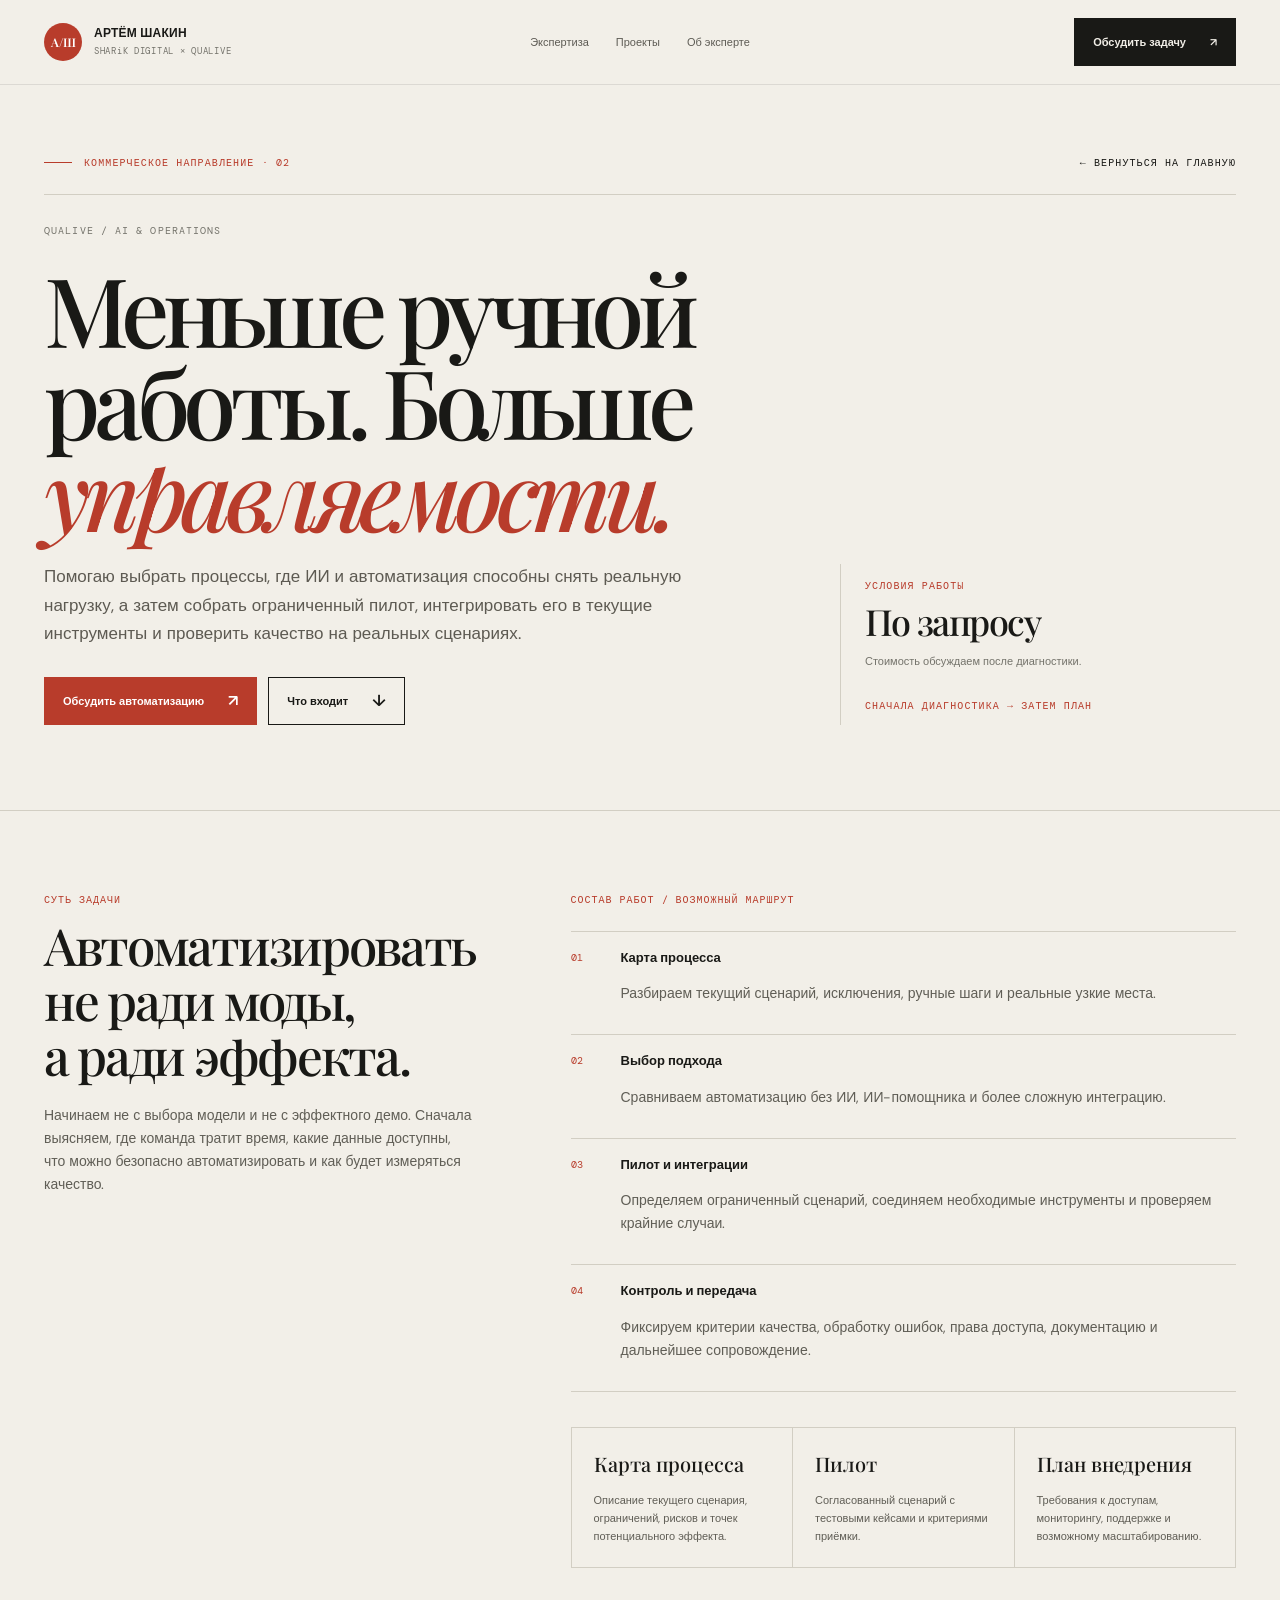
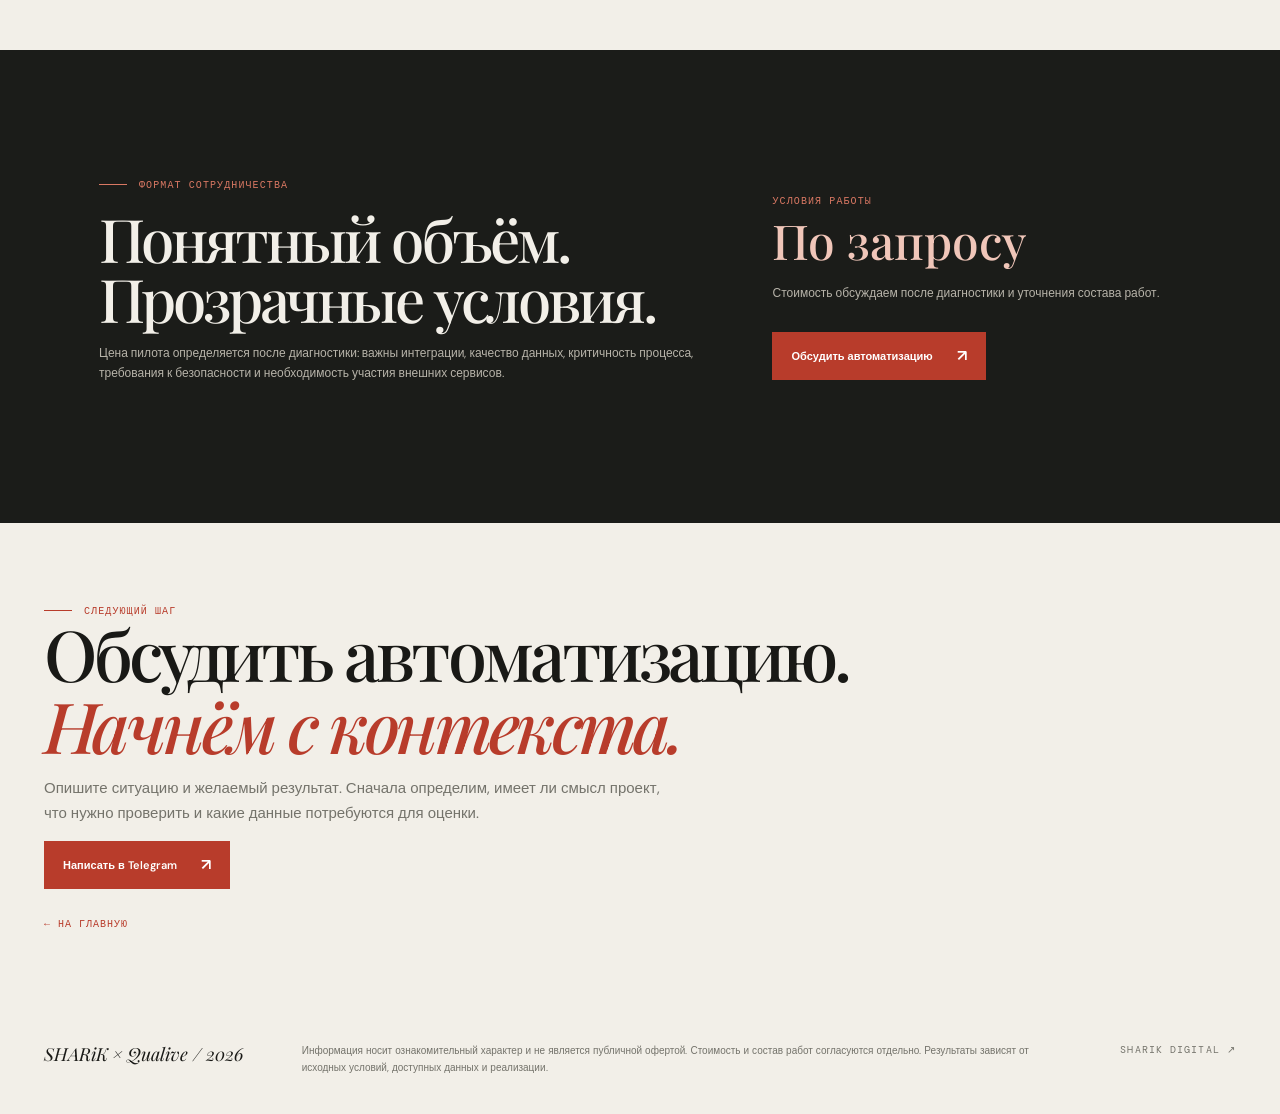
<file: ai-automation.html>
<!doctype html>
<html lang="ru"><head><meta charset="utf-8"><meta name="viewport" content="width=device-width,initial-scale=1"><meta name="theme-color" content="#f2efe8"><meta name="description" content="ИИ и автоматизация процессов: диагностика, понятный план действий, согласованный объём работ и критерии приёмки."><title>ИИ и автоматизация процессов — SHARiK × Qualive</title><link rel="preconnect" href="https://fonts.googleapis.com"><link rel="preconnect" href="https://fonts.gstatic.com" crossorigin><style>
@import url('https://fonts.googleapis.com/css2?family=DM+Mono:wght@400;500&family=DM+Sans:wght@400;500;600;700&family=Playfair+Display:ital,wght@0,500;0,600;0,700;1,500;1,600&display=swap');
:root{--paper:#f2efe8;--paper2:#e8e3d9;--ink:#191916;--muted:#74736b;--line:#d2cec3;--red:#b83c2b;--red2:#8e2d22;--dark:#1b1c19;--white:#faf8f2;--serif:'Playfair Display',Georgia,serif;--sans:'DM Sans',Arial,sans-serif;--mono:'DM Mono',monospace;--max:1320px}
*{box-sizing:border-box}html{scroll-behavior:smooth;scroll-padding-top:100px}body{margin:0;background:var(--paper);color:var(--ink);font:15px/1.65 var(--sans);-webkit-font-smoothing:antialiased}a{color:inherit;text-decoration:none}img{max-width:100%;display:block}button,a{-webkit-tap-highlight-color:transparent}.wrap{width:min(var(--max),calc(100% - 88px));margin:auto}.mono,.eyebrow,.nav-index,.meta,.kicker{font:10px/1.5 var(--mono);letter-spacing:.11em;text-transform:uppercase}.eyebrow{display:flex;align-items:center;gap:12px;color:var(--red)}.eyebrow:before{content:"";width:28px;height:1px;background:currentColor}.site-header{position:sticky;top:0;z-index:50;background:#f2efe8e8;backdrop-filter:blur(16px);border-bottom:1px solid #1919161a}.nav{height:84px;display:grid;grid-template-columns:1fr auto 1fr;align-items:center;gap:24px}.wordmark{display:flex;align-items:center;gap:12px;width:max-content}.mark{display:grid;place-items:center;width:38px;height:38px;background:var(--red);color:#fff;font:600 12px var(--serif);border-radius:50%}.wordmark b{display:block;font-size:12px;line-height:1.1;letter-spacing:.02em}.wordmark small{display:block;margin-top:5px;color:var(--muted);font:9px var(--mono);letter-spacing:.08em}.nav-links{display:flex;gap:27px;align-items:center;color:#5d5b54;font-size:11px}.nav-links a,.text-link{transition:color .2s}.nav-links a:hover,.text-link:hover{color:var(--red)}.nav-right{justify-self:end;display:flex;align-items:center;gap:15px}.availability{display:flex;align-items:center;gap:8px;color:#6e6d64;font:9px var(--mono);text-transform:uppercase;letter-spacing:.06em}.availability:before{content:"";width:6px;height:6px;background:#7c8a61;border-radius:50%;box-shadow:0 0 0 4px #7c8a611c}.nav-cta,.button{display:inline-flex;align-items:center;justify-content:center;gap:24px;padding:14px 18px;border:1px solid var(--ink);font-size:11px;font-weight:600;transition:background .25s,color .25s,transform .25s,border-color .25s}.nav-cta{background:var(--ink);color:var(--paper)}.nav-cta:hover,.button.dark:hover{background:var(--red);border-color:var(--red);transform:translateY(-2px)}.button.red{background:var(--red);color:white;border-color:var(--red)}.button.red:hover{background:var(--red2);border-color:var(--red2);transform:translateY(-2px)}.button.outline:hover{background:var(--ink);color:var(--paper);transform:translateY(-2px)}.button .arrow{font-size:16px;line-height:0}.hero{padding:74px 0 58px;overflow:hidden}.hero-topline{display:flex;justify-content:space-between;gap:20px;align-items:center;padding-bottom:24px;border-bottom:1px solid var(--line)}.hero-grid{display:grid;grid-template-columns:minmax(0,1.05fr) minmax(360px,.8fr);gap:7.5%;align-items:center;padding:47px 0 35px}.hero h1{font:500 clamp(56px,7.2vw,104px)/.96 var(--serif);letter-spacing:-.065em;margin:20px 0 27px;max-width:790px}.hero h1 em{font-weight:500;color:var(--red)}.hero-copy{font-size:17px;line-height:1.75;color:#5d5a52;max-width:580px}.hero-actions{display:flex;gap:11px;flex-wrap:wrap;margin-top:30px}.hero-note{margin-top:23px;color:var(--muted);font-size:10px;max-width:400px}.hero-visual{position:relative;min-height:530px;isolation:isolate}.portrait-frame{position:absolute;inset:0 8% 7% 9%;overflow:hidden;background:var(--paper2)}.portrait-frame img{width:100%;height:100%;object-fit:cover;object-position:center 25%;filter:grayscale(100%) contrast(1.03);mix-blend-mode:multiply;transition:transform 1.1s cubic-bezier(.2,.75,.2,1)}.hero-visual:hover .portrait-frame img{transform:scale(1.035)}.portrait-frame:after{content:"";position:absolute;inset:0;background:linear-gradient(180deg,transparent 55%,#19191635)}.visual-index{position:absolute;top:0;right:0;writing-mode:vertical-rl;color:var(--muted)}.visual-caption{position:absolute;left:0;bottom:0;z-index:2;background:var(--red);color:white;padding:17px 20px;min-width:195px}.visual-caption b{display:block;font:italic 22px var(--serif)}.visual-caption span{display:block;margin-top:4px;font:9px var(--mono);letter-spacing:.1em;text-transform:uppercase}.visual-stamp{position:absolute;right:0;bottom:13%;z-index:3;width:120px;height:120px;border:1px solid var(--red);border-radius:50%;display:grid;place-items:center;text-align:center;color:var(--red);background:var(--paper);font:10px/1.5 var(--mono);letter-spacing:.04em;transform:rotate(10deg)}.visual-stamp strong{display:block;font:italic 31px var(--serif);letter-spacing:-.06em}.vertical-note{position:absolute;left:0;top:14%;writing-mode:vertical-rl;transform:rotate(180deg);font:9px var(--mono);letter-spacing:.13em;color:var(--muted)}.ticker{overflow:hidden;background:var(--red);color:#fff;white-space:nowrap;padding:13px 0}.ticker-track{display:flex;width:max-content;animation:ticker 34s linear infinite}.ticker span{font:italic 20px var(--serif);padding:0 22px}.ticker b{font:10px var(--mono);font-weight:400;letter-spacing:.14em}.ticker:hover .ticker-track{animation-play-state:paused}@keyframes ticker{to{transform:translateX(-50%)}}.facts{display:grid;grid-template-columns:repeat(4,1fr);border-bottom:1px solid var(--line)}.fact{padding:25px 24px 26px 0;border-right:1px solid var(--line)}.fact+.fact{padding-left:24px}.fact:last-child{border:0}.fact strong{display:block;font:500 clamp(22px,2.6vw,34px)/1.1 var(--serif);letter-spacing:-.04em}.fact span{display:block;margin-top:8px;color:var(--muted);font-size:10px;line-height:1.5}.section{padding:112px 0}.section-head{display:grid;grid-template-columns:.65fr 1.35fr;gap:40px;align-items:start;margin-bottom:53px}.section-title{font:500 clamp(42px,5.5vw,72px)/1.02 var(--serif);letter-spacing:-.055em;margin:0;max-width:830px}.section-title em{color:var(--red);font-weight:500}.section-side{padding-top:6px;color:var(--muted);font-size:13px;max-width:340px}.service-list{border-top:1px solid var(--line)}.service-row{display:grid;grid-template-columns:70px minmax(0,1fr) minmax(190px,.65fr) 42px;gap:25px;align-items:center;padding:27px 0;border-bottom:1px solid var(--line);transition:padding .3s}.service-row:hover{padding-left:12px;padding-right:12px}.service-no{font:10px var(--mono);color:var(--red)}.service-row h3{font:500 clamp(25px,3.2vw,42px)/1.1 var(--serif);letter-spacing:-.035em;margin:0}.service-row p{font-size:12px;color:var(--muted);max-width:380px;margin:0}.service-arrow{width:38px;height:38px;border:1px solid var(--line);border-radius:50%;display:grid;place-items:center;font-size:18px;transition:all .25s}.service-row:hover .service-arrow{background:var(--red);border-color:var(--red);color:white;transform:rotate(45deg)}.service-meta{display:block;color:var(--red);font:9px var(--mono);letter-spacing:.08em;text-transform:uppercase;margin-bottom:8px}.section.dark{background:var(--dark);color:var(--paper)}.section.dark .eyebrow{color:#d97863}.section.dark .section-side{color:#b0ada3}.section.dark .section-title em{color:#d97863}.case-grid{display:grid;grid-template-columns:repeat(2,1fr);gap:1px;background:#ffffff20;border:1px solid #ffffff20}.case{background:var(--dark);padding:32px;min-height:280px;display:flex;flex-direction:column;position:relative;overflow:hidden;transition:background .3s}.case:hover{background:#242520}.case-top{display:flex;justify-content:space-between;gap:15px;color:#b0ada3;font:9px var(--mono);letter-spacing:.09em;text-transform:uppercase}.case-metric{font:500 clamp(37px,5vw,61px)/1 var(--serif);letter-spacing:-.05em;color:#f0c6b9;margin:42px 0 13px}.case p{font-size:12px;color:#c0bdb4;max-width:400px;margin:0}.case-foot{margin-top:auto;padding-top:25px;display:flex;justify-content:space-between;gap:20px;color:#d97863;font:9px var(--mono);letter-spacing:.07em;text-transform:uppercase}.fineprint{font-size:10px;line-height:1.7;color:#9d9b91;max-width:900px;margin-top:22px}.about-grid{display:grid;grid-template-columns:.85fr 1.15fr;gap:10%;align-items:center}.about-art{position:relative;background:var(--paper2);min-height:480px;display:flex;align-items:flex-end;padding:24px;overflow:hidden}.about-art img{position:absolute;inset:0;width:100%;height:100%;object-fit:cover;object-position:center 20%;filter:grayscale(100%);mix-blend-mode:multiply}.about-art:after{content:"";position:absolute;inset:0;background:linear-gradient(0deg,#191916a8,transparent 60%)}.about-art figcaption{position:relative;z-index:2;color:white}.about-art figcaption strong{display:block;font:italic 28px var(--serif)}.about-art figcaption span{font:9px var(--mono);letter-spacing:.08em;text-transform:uppercase}.about-copy .section-title{margin:17px 0 24px}.about-copy p{color:#605e56;font-size:14px;max-width:610px}.pill-list{display:flex;flex-wrap:wrap;gap:7px;margin:24px 0}.pill{border:1px solid var(--line);padding:8px 11px;font:9px var(--mono);letter-spacing:.04em;text-transform:uppercase}.steps{display:grid;grid-template-columns:repeat(4,1fr);border-top:1px solid #ffffff2d;margin-top:54px}.step{padding:22px 22px 0 0}.step+.step{padding-left:20px;border-left:1px solid #ffffff2d}.step .num{color:#d97863;font:10px var(--mono)}.step h3{font:500 23px var(--serif);margin:24px 0 8px}.step p{font-size:11px;line-height:1.7;color:#b0ada3;margin:0}.brand-note{display:grid;grid-template-columns:1fr .8fr;gap:50px;align-items:center;background:var(--paper2);padding:43px}.brand-note h3{font:500 clamp(30px,4vw,47px)/1.08 var(--serif);letter-spacing:-.04em;margin:14px 0}.brand-note p{font-size:13px;color:#656259;max-width:660px}.brand-note-tags{display:flex;flex-wrap:wrap;gap:8px}.brand-note-tags span{padding:10px 12px;border:1px solid #c9c3b7;font:9px var(--mono);text-transform:uppercase;letter-spacing:.04em}.contact-block{background:var(--red);color:white;padding:50px;display:grid;grid-template-columns:1.2fr .8fr;gap:45px;align-items:center}.contact-block .eyebrow{color:#f2c9bf}.contact-block h2{font:500 clamp(42px,6vw,76px)/.97 var(--serif);letter-spacing:-.06em;margin:17px 0}.contact-block p{font-size:13px;color:#f0d8d2;max-width:570px}.contact-card{border:1px solid #ffffff65;padding:25px}.contact-card strong{display:block;font:500 25px var(--serif)}.contact-card p{font-size:11px;margin:8px 0 20px}.contact-card .button{background:var(--paper);color:var(--ink);border-color:var(--paper)}.contact-card .button:hover{background:var(--ink);color:var(--paper);border-color:var(--ink)}.footer{padding:27px 0 38px;display:flex;justify-content:space-between;gap:20px;align-items:start;color:var(--muted);font-size:10px}.footer-copy{max-width:760px;line-height:1.7}.footer-brand{font:italic 18px var(--serif);color:var(--ink)}.reveal{opacity:0;transform:translateY(24px);transition:opacity .75s ease,transform .75s cubic-bezier(.2,.7,.2,1)}.reveal.is-visible{opacity:1;transform:translateY(0)}.delay-1{transition-delay:.08s}.delay-2{transition-delay:.16s}.delay-3{transition-delay:.24s}.offer-hero{padding:70px 0 85px;border-bottom:1px solid var(--line)}.offer-hero-grid{display:grid;grid-template-columns:1.15fr .65fr;gap:8%;align-items:end}.offer-hero h1{font:500 clamp(52px,7.5vw,100px)/.96 var(--serif);letter-spacing:-.065em;margin:24px 0}.offer-hero h1 em{color:var(--red);font-weight:500}.offer-hero .lead{font-size:17px;color:#5d5a52;max-width:680px}.offer-aside{border-left:1px solid var(--line);padding:8px 0 8px 24px}.offer-aside .price{font:500 36px var(--serif);letter-spacing:-.04em}.offer-aside p{font-size:11px;color:var(--muted);margin:7px 0 22px}.offer-aside .mono{color:var(--red)}.offer-content{display:grid;grid-template-columns:.65fr 1.35fr;gap:8%;padding:82px 0}.offer-label{font:10px var(--mono);letter-spacing:.1em;text-transform:uppercase;color:var(--red)}.offer-content h2{font:500 clamp(34px,4vw,52px)/1.08 var(--serif);letter-spacing:-.045em;margin:12px 0 20px}.offer-content p{color:#605e56;font-size:14px}.offer-content ul{list-style:none;padding:0;margin:25px 0;border-top:1px solid var(--line)}.offer-content li{padding:15px 0;border-bottom:1px solid var(--line);display:grid;grid-template-columns:35px 1fr;gap:15px;font-size:13px}.offer-content li:before{content:attr(data-n);font:10px var(--mono);color:var(--red);padding-top:4px}.deliverables{display:grid;grid-template-columns:repeat(3,1fr);gap:1px;background:var(--line);border:1px solid var(--line);margin-top:35px}.deliverable{background:var(--paper);padding:22px}.deliverable b{font:500 20px var(--serif)}.deliverable p{font-size:11px;margin-bottom:0}.investment{background:var(--dark);color:var(--paper);padding:55px;display:grid;grid-template-columns:1fr .65fr;gap:45px;align-items:center}.investment h2{font:500 clamp(38px,5vw,60px)/1 var(--serif);letter-spacing:-.05em;margin:16px 0}.investment p{font-size:12px;color:#b7b3a9}.investment-price{font:500 clamp(32px,4vw,48px) var(--serif);color:#f0c6b9}.investment .button{margin-top:16px}.page-end{padding:80px 0}.page-end .section-title{max-width:850px}.backlink{display:inline-flex;gap:10px;align-items:center;font:10px var(--mono);text-transform:uppercase;letter-spacing:.1em;color:var(--red);margin-top:28px}.menu-toggle{display:none;align-items:center;justify-content:center;width:38px;height:38px;padding:0;background:transparent;border:1px solid #19191633;color:var(--ink);cursor:pointer}.menu-toggle:hover{border-color:var(--red);color:var(--red)}.menu-toggle:focus-visible{outline:2px solid var(--red);outline-offset:2px}.menu-toggle svg{width:18px;height:18px;display:block}.mobile-nav{display:none;position:absolute;left:0;right:0;top:100%;background:var(--paper);border-bottom:1px solid var(--line);box-shadow:0 12px 24px #1919161a;padding:8px 0}.mobile-nav[hidden]{display:none}.mobile-nav a{display:block;padding:14px 24px;font-size:12px;color:#5d5b54;border-top:1px solid #1919160f}.mobile-nav a:first-child{border-top:0}.mobile-nav a:hover,.mobile-nav a:focus-visible{color:var(--red);background:#19191608}
@media(max-width:950px){.wrap{width:calc(100% - 48px)}.nav{grid-template-columns:1fr auto auto}.nav-links{display:none}.nav-right{grid-column:2}.availability{display:none}.menu-toggle{display:inline-flex}.mobile-nav{display:block}.hero-grid{grid-template-columns:1fr .8fr;gap:5%}.hero-visual{min-height:430px}.section{padding:82px 0}.section-head{grid-template-columns:1fr;gap:20px}.section-side{max-width:600px}.about-grid{gap:6%}.offer-hero-grid{grid-template-columns:1fr .6fr;gap:5%}.offer-content{gap:5%}.brand-note{gap:25px;padding:32px}.contact-block{padding:35px;gap:25px}}
@media(max-width:680px){.wrap{width:calc(100% - 36px)}.nav{height:70px;gap:10px}.mark{width:34px;height:34px}.wordmark small{font-size:8px}.nav-cta{padding:12px;font-size:10px;gap:10px}.hero{padding:40px 0 38px}.hero-topline{align-items:start;flex-direction:column;gap:8px}.hero-grid{grid-template-columns:1fr;gap:34px;padding:33px 0 18px}.hero h1{font-size:clamp(55px,14vw,82px)}.hero-copy{font-size:15px}.hero-visual{min-height:430px;margin:0 4px 0 10px}.portrait-frame{inset:0 7% 7% 7%}.visual-stamp{width:96px;height:96px;font-size:8px}.visual-stamp strong{font-size:25px}.facts{grid-template-columns:repeat(2,1fr)}.fact{padding:18px 12px 18px 0}.fact+.fact{padding-left:14px}.fact:nth-child(2){border-right:0}.fact:nth-child(-n+2){border-bottom:1px solid var(--line)}.fact strong{font-size:26px}.section{padding:68px 0}.section-head{margin-bottom:34px}.section-title{font-size:clamp(40px,11vw,57px)}.service-row{grid-template-columns:34px 1fr 34px;gap:13px;padding:22px 0}.service-row p{grid-column:2;grid-row:2}.service-arrow{grid-column:3;grid-row:1}.service-row h3{font-size:28px}.case-grid{grid-template-columns:1fr}.case{min-height:235px;padding:25px}.case-metric{margin:35px 0 12px}.about-grid{grid-template-columns:1fr;gap:34px}.about-art{min-height:440px;margin:0 12px}.about-copy .section-title{font-size:43px}.steps{grid-template-columns:repeat(2,1fr);gap:25px 0}.step{padding:0 14px 0 0}.step+.step{padding-left:14px}.step:nth-child(3){border-left:0;padding-left:0}.brand-note{grid-template-columns:1fr;padding:26px;gap:18px}.contact-block{grid-template-columns:1fr;padding:28px;gap:22px}.contact-block h2{font-size:49px}.footer{display:grid;grid-template-columns:1fr;gap:10px}.offer-hero{padding:44px 0 55px}.offer-hero-grid{grid-template-columns:1fr;gap:30px}.offer-hero h1{font-size:clamp(53px,13vw,77px)}.offer-aside{border-left:0;border-top:1px solid var(--line);padding:22px 0 0}.offer-content{grid-template-columns:1fr;gap:18px;padding:58px 0}.deliverables{grid-template-columns:1fr}.deliverable{padding:18px}.investment{grid-template-columns:1fr;padding:30px;gap:20px}.page-end{padding:58px 0}}
@media(prefers-reduced-motion:reduce){*,*::before,*::after{animation:none!important;scroll-behavior:auto!important;transition:none!important}.reveal{opacity:1;transform:none}}
</style></head>
<body><header class="site-header"><div class="wrap nav"><a class="wordmark" href="index.html"><span class="mark">А/Ш</span><span><b>АРТЁМ ШАКИН</b><small>SHARiK DIGITAL × QUALIVE</small></span></a><nav class="nav-links"><a href="index.html#expertise">Экспертиза</a><a href="index.html#work">Проекты</a><a href="index.html#about">Об эксперте</a></nav><div class="nav-right"><a class="nav-cta" href="https://t.me/sharik_digital_bot" target="_blank" rel="noopener">Обсудить задачу <span class="arrow">↗</span></a></div>
<button class="menu-toggle" type="button" aria-expanded="false" aria-controls="mobile-nav" aria-label="Открыть меню"><svg viewBox="0 0 24 24" fill="none" stroke="currentColor" stroke-width="1.6" aria-hidden="true"><path d="M3 6h18M3 12h18M3 18h18"/></svg></button>
</div>
<nav class="mobile-nav" id="mobile-nav" aria-label="Мобильная навигация" hidden><a href="index.html#expertise">Экспертиза</a><a href="index.html#work">Проекты</a><a href="index.html#about">Об эксперте</a><a href="https://t.me/sharik_digital_bot" target="_blank" rel="noopener">Обсудить задачу</a></nav>
</header>
<main><section class="offer-hero"><div class="wrap"><div class="hero-topline"><span class="eyebrow">Коммерческое направление · 02</span><a class="mono text-link" href="index.html">← Вернуться на главную</a></div><div class="offer-hero-grid"><div class="reveal"><div class="kicker" style="color:var(--muted);margin-top:28px">QUALIVE / AI & OPERATIONS</div><h1>Меньше ручной<br>работы. Больше<br><em>управляемости.</em></h1><p class="lead">Помогаю выбрать процессы, где ИИ и автоматизация способны снять реальную нагрузку, а затем собрать ограниченный пилот, интегрировать его в текущие инструменты и проверить качество на реальных сценариях.</p><div class="hero-actions"><a class="button red" href="#contact">Обсудить автоматизацию <span class="arrow">↗</span></a><a class="button outline" href="#scope">Что входит <span class="arrow">↓</span></a></div></div><aside class="offer-aside reveal delay-2"><span class="mono">Условия работы</span><div class="price">По запросу</div><p>Стоимость обсуждаем после диагностики.</p><span class="mono">Сначала диагностика → затем план</span></aside></div></div></section>
<section class="offer-content wrap" id="scope"><div class="reveal"><div class="offer-label">Суть задачи</div><h2>Автоматизировать<br>не ради моды,<br>а ради эффекта.</h2><p>Начинаем не с выбора модели и не с эффектного демо. Сначала выясняем, где команда тратит время, какие данные доступны, что можно безопасно автоматизировать и как будет измеряться качество.</p></div><div class="reveal delay-1"><div class="offer-label">Состав работ / возможный маршрут</div><ul><li data-n="01"><div><strong>Карта процесса</strong><p>Разбираем текущий сценарий, исключения, ручные шаги и реальные узкие места.</p></div></li><li data-n="02"><div><strong>Выбор подхода</strong><p>Сравниваем автоматизацию без ИИ, ИИ-помощника и более сложную интеграцию.</p></div></li><li data-n="03"><div><strong>Пилот и интеграции</strong><p>Определяем ограниченный сценарий, соединяем необходимые инструменты и проверяем крайние случаи.</p></div></li><li data-n="04"><div><strong>Контроль и передача</strong><p>Фиксируем критерии качества, обработку ошибок, права доступа, документацию и дальнейшее сопровождение.</p></div></li></ul><div class="deliverables"><article class="deliverable reveal"><b>Карта процесса</b><p>Описание текущего сценария, ограничений, рисков и точек потенциального эффекта.</p></article><article class="deliverable reveal"><b>Пилот</b><p>Согласованный сценарий с тестовыми кейсами и критериями приёмки.</p></article><article class="deliverable reveal"><b>План внедрения</b><p>Требования к доступам, мониторингу, поддержке и возможному масштабированию.</p></article></div></div></section>
<section class="section dark" style="padding:0"><div class="wrap" style="padding-top:72px;padding-bottom:72px"><div class="investment reveal"><div><div class="eyebrow">Формат сотрудничества</div><h2>Понятный объём.<br>Прозрачные условия.</h2><p>Цена пилота определяется после диагностики: важны интеграции, качество данных, критичность процесса, требования к безопасности и необходимость участия внешних сервисов.</p></div><div><div class="mono" style="color:#d97863">Условия работы</div><div class="investment-price">По запросу</div><p>Стоимость обсуждаем после диагностики и уточнения состава работ.</p><a class="button red" href="#contact">Обсудить автоматизацию <span class="arrow">↗</span></a></div></div></div></section>
<section class="page-end" id="contact"><div class="wrap"><div class="eyebrow">Следующий шаг</div><h2 class="section-title">Обсудить автоматизацию.<br><em>Начнём с контекста.</em></h2><p style="color:var(--muted);max-width:620px">Опишите ситуацию и желаемый результат. Сначала определим, имеет ли смысл проект, что нужно проверить и какие данные потребуются для оценки.</p><a class="button red" href="https://t.me/sharik_digital_bot" target="_blank" rel="noopener">Написать в Telegram <span class="arrow">↗</span></a><br><a class="backlink" href="index.html">← На главную</a></div></section></main>
<footer class="wrap footer"><div class="footer-brand">SHARiK × Qualive / <span data-year>2026</span></div><div class="footer-copy">Информация носит ознакомительный характер и не является публичной офертой. Стоимость и состав работ согласуются отдельно. Результаты зависят от исходных условий, доступных данных и реализации.</div><a class="text-link mono" href="https://sharik-digital.ru/" target="_blank" rel="noopener">SHARiK DIGITAL ↗</a></footer>
<script>
(()=>{const reduce=window.matchMedia('(prefers-reduced-motion: reduce)').matches;const els=document.querySelectorAll('.reveal');if(!reduce&&'IntersectionObserver'in window){const io=new IntersectionObserver(entries=>entries.forEach(e=>{if(e.isIntersecting){e.target.classList.add('is-visible');io.unobserve(e.target)}}),{threshold:.12,rootMargin:'0px 0px -35px 0px'});els.forEach(el=>io.observe(el))}else els.forEach(el=>el.classList.add('is-visible'));document.querySelectorAll('[data-year]').forEach(el=>el.textContent=new Date().getFullYear());})();
</script>
<script>
(()=>{const btn=document.querySelector('.menu-toggle'),nav=document.getElementById('mobile-nav'),header=document.querySelector('.site-header');if(!btn||!nav||!header)return;const mq=window.matchMedia('(max-width:950px)');let isOpen=false;const iconMenu='<svg viewBox="0 0 24 24" fill="none" stroke="currentColor" stroke-width="1.6" aria-hidden="true"><path d="M3 6h18M3 12h18M3 18h18"/></svg>',iconClose='<svg viewBox="0 0 24 24" fill="none" stroke="currentColor" stroke-width="1.6" aria-hidden="true"><path d="M5 5l14 14M19 5L5 19"/></svg>';const close=()=>{if(!isOpen)return;isOpen=false;btn.setAttribute('aria-expanded','false');btn.setAttribute('aria-label','Открыть меню');btn.innerHTML=iconMenu;nav.hidden=true};const open=()=>{if(isOpen)return;isOpen=true;btn.setAttribute('aria-expanded','true');btn.setAttribute('aria-label','Закрыть меню');btn.innerHTML=iconClose;nav.hidden=false};btn.addEventListener('click',()=>{isOpen?close():open()});nav.addEventListener('click',e=>{if(e.target.closest('a'))close()});document.addEventListener('click',e=>{if(isOpen&&!header.contains(e.target))close()});document.addEventListener('keydown',e=>{if(e.key==='Escape'&&isOpen){close();btn.focus()}});const onMq=()=>{if(!mq.matches)close()};mq.addEventListener?mq.addEventListener('change',onMq):mq.addListener(onMq);onMq();})();
</script>
</body></html>
</file>
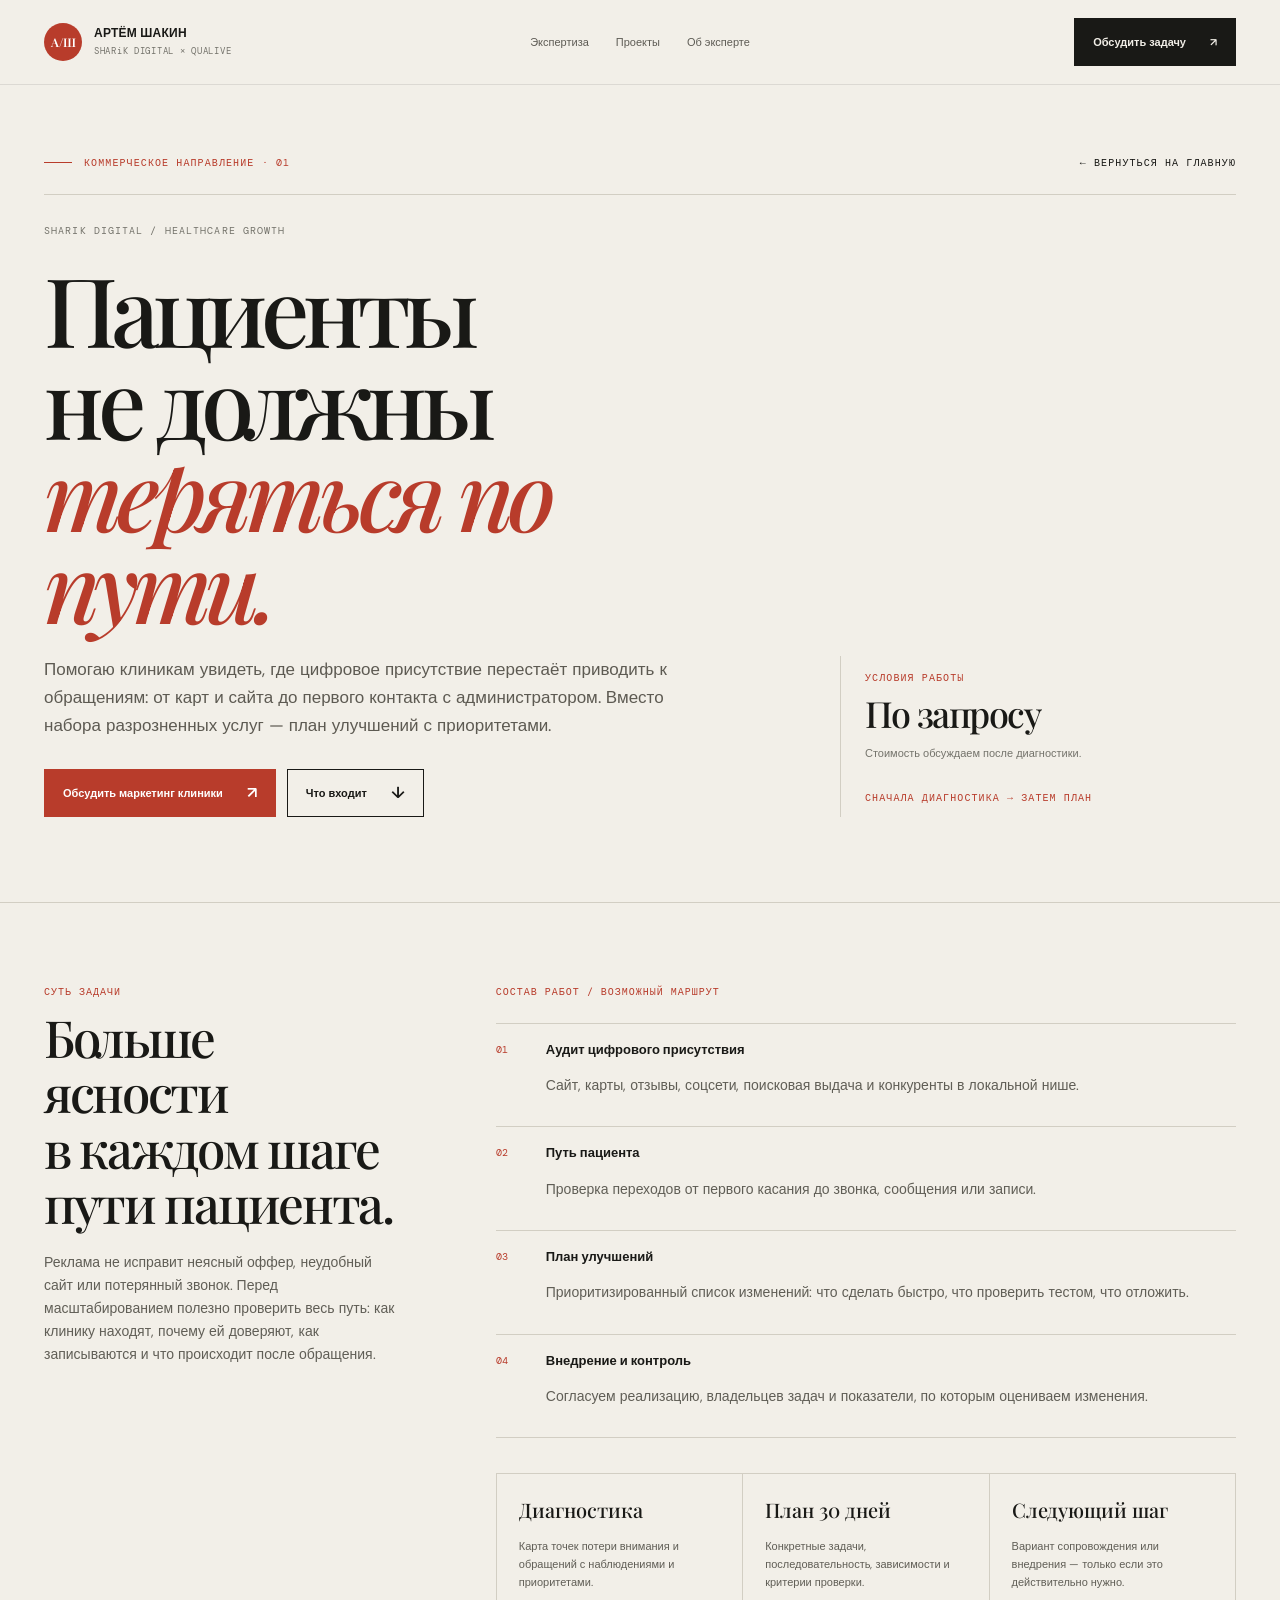
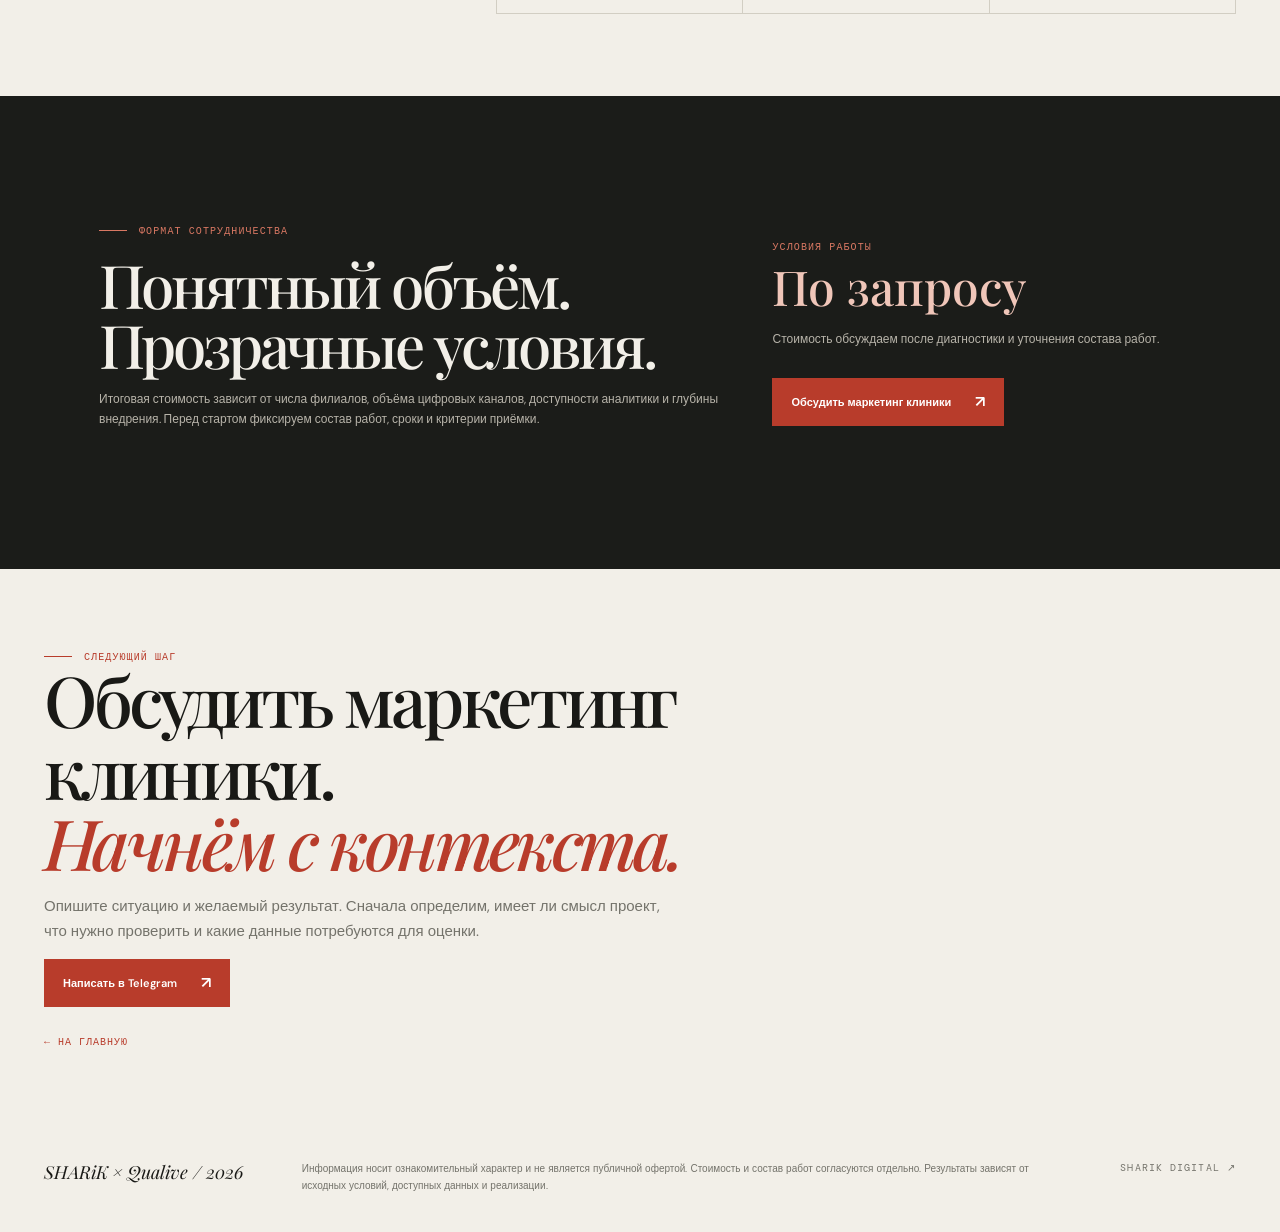
<file: dentistry.html>
<!doctype html>
<html lang="ru"><head><meta charset="utf-8"><meta name="viewport" content="width=device-width,initial-scale=1"><meta name="theme-color" content="#f2efe8"><meta name="description" content="Маркетинг для стоматологии: диагностика, понятный план действий, согласованный объём работ и критерии приёмки."><title>Маркетинг для стоматологии — SHARiK × Qualive</title><link rel="preconnect" href="https://fonts.googleapis.com"><link rel="preconnect" href="https://fonts.gstatic.com" crossorigin><style>
@import url('https://fonts.googleapis.com/css2?family=DM+Mono:wght@400;500&family=DM+Sans:wght@400;500;600;700&family=Playfair+Display:ital,wght@0,500;0,600;0,700;1,500;1,600&display=swap');
:root{--paper:#f2efe8;--paper2:#e8e3d9;--ink:#191916;--muted:#74736b;--line:#d2cec3;--red:#b83c2b;--red2:#8e2d22;--dark:#1b1c19;--white:#faf8f2;--serif:'Playfair Display',Georgia,serif;--sans:'DM Sans',Arial,sans-serif;--mono:'DM Mono',monospace;--max:1320px}
*{box-sizing:border-box}html{scroll-behavior:smooth;scroll-padding-top:100px}body{margin:0;background:var(--paper);color:var(--ink);font:15px/1.65 var(--sans);-webkit-font-smoothing:antialiased}a{color:inherit;text-decoration:none}img{max-width:100%;display:block}button,a{-webkit-tap-highlight-color:transparent}.wrap{width:min(var(--max),calc(100% - 88px));margin:auto}.mono,.eyebrow,.nav-index,.meta,.kicker{font:10px/1.5 var(--mono);letter-spacing:.11em;text-transform:uppercase}.eyebrow{display:flex;align-items:center;gap:12px;color:var(--red)}.eyebrow:before{content:"";width:28px;height:1px;background:currentColor}.site-header{position:sticky;top:0;z-index:50;background:#f2efe8e8;backdrop-filter:blur(16px);border-bottom:1px solid #1919161a}.nav{height:84px;display:grid;grid-template-columns:1fr auto 1fr;align-items:center;gap:24px}.wordmark{display:flex;align-items:center;gap:12px;width:max-content}.mark{display:grid;place-items:center;width:38px;height:38px;background:var(--red);color:#fff;font:600 12px var(--serif);border-radius:50%}.wordmark b{display:block;font-size:12px;line-height:1.1;letter-spacing:.02em}.wordmark small{display:block;margin-top:5px;color:var(--muted);font:9px var(--mono);letter-spacing:.08em}.nav-links{display:flex;gap:27px;align-items:center;color:#5d5b54;font-size:11px}.nav-links a,.text-link{transition:color .2s}.nav-links a:hover,.text-link:hover{color:var(--red)}.nav-right{justify-self:end;display:flex;align-items:center;gap:15px}.availability{display:flex;align-items:center;gap:8px;color:#6e6d64;font:9px var(--mono);text-transform:uppercase;letter-spacing:.06em}.availability:before{content:"";width:6px;height:6px;background:#7c8a61;border-radius:50%;box-shadow:0 0 0 4px #7c8a611c}.nav-cta,.button{display:inline-flex;align-items:center;justify-content:center;gap:24px;padding:14px 18px;border:1px solid var(--ink);font-size:11px;font-weight:600;transition:background .25s,color .25s,transform .25s,border-color .25s}.nav-cta{background:var(--ink);color:var(--paper)}.nav-cta:hover,.button.dark:hover{background:var(--red);border-color:var(--red);transform:translateY(-2px)}.button.red{background:var(--red);color:white;border-color:var(--red)}.button.red:hover{background:var(--red2);border-color:var(--red2);transform:translateY(-2px)}.button.outline:hover{background:var(--ink);color:var(--paper);transform:translateY(-2px)}.button .arrow{font-size:16px;line-height:0}.hero{padding:74px 0 58px;overflow:hidden}.hero-topline{display:flex;justify-content:space-between;gap:20px;align-items:center;padding-bottom:24px;border-bottom:1px solid var(--line)}.hero-grid{display:grid;grid-template-columns:minmax(0,1.05fr) minmax(360px,.8fr);gap:7.5%;align-items:center;padding:47px 0 35px}.hero h1{font:500 clamp(56px,7.2vw,104px)/.96 var(--serif);letter-spacing:-.065em;margin:20px 0 27px;max-width:790px}.hero h1 em{font-weight:500;color:var(--red)}.hero-copy{font-size:17px;line-height:1.75;color:#5d5a52;max-width:580px}.hero-actions{display:flex;gap:11px;flex-wrap:wrap;margin-top:30px}.hero-note{margin-top:23px;color:var(--muted);font-size:10px;max-width:400px}.hero-visual{position:relative;min-height:530px;isolation:isolate}.portrait-frame{position:absolute;inset:0 8% 7% 9%;overflow:hidden;background:var(--paper2)}.portrait-frame img{width:100%;height:100%;object-fit:cover;object-position:center 25%;filter:grayscale(100%) contrast(1.03);mix-blend-mode:multiply;transition:transform 1.1s cubic-bezier(.2,.75,.2,1)}.hero-visual:hover .portrait-frame img{transform:scale(1.035)}.portrait-frame:after{content:"";position:absolute;inset:0;background:linear-gradient(180deg,transparent 55%,#19191635)}.visual-index{position:absolute;top:0;right:0;writing-mode:vertical-rl;color:var(--muted)}.visual-caption{position:absolute;left:0;bottom:0;z-index:2;background:var(--red);color:white;padding:17px 20px;min-width:195px}.visual-caption b{display:block;font:italic 22px var(--serif)}.visual-caption span{display:block;margin-top:4px;font:9px var(--mono);letter-spacing:.1em;text-transform:uppercase}.visual-stamp{position:absolute;right:0;bottom:13%;z-index:3;width:120px;height:120px;border:1px solid var(--red);border-radius:50%;display:grid;place-items:center;text-align:center;color:var(--red);background:var(--paper);font:10px/1.5 var(--mono);letter-spacing:.04em;transform:rotate(10deg)}.visual-stamp strong{display:block;font:italic 31px var(--serif);letter-spacing:-.06em}.vertical-note{position:absolute;left:0;top:14%;writing-mode:vertical-rl;transform:rotate(180deg);font:9px var(--mono);letter-spacing:.13em;color:var(--muted)}.ticker{overflow:hidden;background:var(--red);color:#fff;white-space:nowrap;padding:13px 0}.ticker-track{display:flex;width:max-content;animation:ticker 34s linear infinite}.ticker span{font:italic 20px var(--serif);padding:0 22px}.ticker b{font:10px var(--mono);font-weight:400;letter-spacing:.14em}.ticker:hover .ticker-track{animation-play-state:paused}@keyframes ticker{to{transform:translateX(-50%)}}.facts{display:grid;grid-template-columns:repeat(4,1fr);border-bottom:1px solid var(--line)}.fact{padding:25px 24px 26px 0;border-right:1px solid var(--line)}.fact+.fact{padding-left:24px}.fact:last-child{border:0}.fact strong{display:block;font:500 clamp(22px,2.6vw,34px)/1.1 var(--serif);letter-spacing:-.04em}.fact span{display:block;margin-top:8px;color:var(--muted);font-size:10px;line-height:1.5}.section{padding:112px 0}.section-head{display:grid;grid-template-columns:.65fr 1.35fr;gap:40px;align-items:start;margin-bottom:53px}.section-title{font:500 clamp(42px,5.5vw,72px)/1.02 var(--serif);letter-spacing:-.055em;margin:0;max-width:830px}.section-title em{color:var(--red);font-weight:500}.section-side{padding-top:6px;color:var(--muted);font-size:13px;max-width:340px}.service-list{border-top:1px solid var(--line)}.service-row{display:grid;grid-template-columns:70px minmax(0,1fr) minmax(190px,.65fr) 42px;gap:25px;align-items:center;padding:27px 0;border-bottom:1px solid var(--line);transition:padding .3s}.service-row:hover{padding-left:12px;padding-right:12px}.service-no{font:10px var(--mono);color:var(--red)}.service-row h3{font:500 clamp(25px,3.2vw,42px)/1.1 var(--serif);letter-spacing:-.035em;margin:0}.service-row p{font-size:12px;color:var(--muted);max-width:380px;margin:0}.service-arrow{width:38px;height:38px;border:1px solid var(--line);border-radius:50%;display:grid;place-items:center;font-size:18px;transition:all .25s}.service-row:hover .service-arrow{background:var(--red);border-color:var(--red);color:white;transform:rotate(45deg)}.service-meta{display:block;color:var(--red);font:9px var(--mono);letter-spacing:.08em;text-transform:uppercase;margin-bottom:8px}.section.dark{background:var(--dark);color:var(--paper)}.section.dark .eyebrow{color:#d97863}.section.dark .section-side{color:#b0ada3}.section.dark .section-title em{color:#d97863}.case-grid{display:grid;grid-template-columns:repeat(2,1fr);gap:1px;background:#ffffff20;border:1px solid #ffffff20}.case{background:var(--dark);padding:32px;min-height:280px;display:flex;flex-direction:column;position:relative;overflow:hidden;transition:background .3s}.case:hover{background:#242520}.case-top{display:flex;justify-content:space-between;gap:15px;color:#b0ada3;font:9px var(--mono);letter-spacing:.09em;text-transform:uppercase}.case-metric{font:500 clamp(37px,5vw,61px)/1 var(--serif);letter-spacing:-.05em;color:#f0c6b9;margin:42px 0 13px}.case p{font-size:12px;color:#c0bdb4;max-width:400px;margin:0}.case-foot{margin-top:auto;padding-top:25px;display:flex;justify-content:space-between;gap:20px;color:#d97863;font:9px var(--mono);letter-spacing:.07em;text-transform:uppercase}.fineprint{font-size:10px;line-height:1.7;color:#9d9b91;max-width:900px;margin-top:22px}.about-grid{display:grid;grid-template-columns:.85fr 1.15fr;gap:10%;align-items:center}.about-art{position:relative;background:var(--paper2);min-height:480px;display:flex;align-items:flex-end;padding:24px;overflow:hidden}.about-art img{position:absolute;inset:0;width:100%;height:100%;object-fit:cover;object-position:center 20%;filter:grayscale(100%);mix-blend-mode:multiply}.about-art:after{content:"";position:absolute;inset:0;background:linear-gradient(0deg,#191916a8,transparent 60%)}.about-art figcaption{position:relative;z-index:2;color:white}.about-art figcaption strong{display:block;font:italic 28px var(--serif)}.about-art figcaption span{font:9px var(--mono);letter-spacing:.08em;text-transform:uppercase}.about-copy .section-title{margin:17px 0 24px}.about-copy p{color:#605e56;font-size:14px;max-width:610px}.pill-list{display:flex;flex-wrap:wrap;gap:7px;margin:24px 0}.pill{border:1px solid var(--line);padding:8px 11px;font:9px var(--mono);letter-spacing:.04em;text-transform:uppercase}.steps{display:grid;grid-template-columns:repeat(4,1fr);border-top:1px solid #ffffff2d;margin-top:54px}.step{padding:22px 22px 0 0}.step+.step{padding-left:20px;border-left:1px solid #ffffff2d}.step .num{color:#d97863;font:10px var(--mono)}.step h3{font:500 23px var(--serif);margin:24px 0 8px}.step p{font-size:11px;line-height:1.7;color:#b0ada3;margin:0}.brand-note{display:grid;grid-template-columns:1fr .8fr;gap:50px;align-items:center;background:var(--paper2);padding:43px}.brand-note h3{font:500 clamp(30px,4vw,47px)/1.08 var(--serif);letter-spacing:-.04em;margin:14px 0}.brand-note p{font-size:13px;color:#656259;max-width:660px}.brand-note-tags{display:flex;flex-wrap:wrap;gap:8px}.brand-note-tags span{padding:10px 12px;border:1px solid #c9c3b7;font:9px var(--mono);text-transform:uppercase;letter-spacing:.04em}.contact-block{background:var(--red);color:white;padding:50px;display:grid;grid-template-columns:1.2fr .8fr;gap:45px;align-items:center}.contact-block .eyebrow{color:#f2c9bf}.contact-block h2{font:500 clamp(42px,6vw,76px)/.97 var(--serif);letter-spacing:-.06em;margin:17px 0}.contact-block p{font-size:13px;color:#f0d8d2;max-width:570px}.contact-card{border:1px solid #ffffff65;padding:25px}.contact-card strong{display:block;font:500 25px var(--serif)}.contact-card p{font-size:11px;margin:8px 0 20px}.contact-card .button{background:var(--paper);color:var(--ink);border-color:var(--paper)}.contact-card .button:hover{background:var(--ink);color:var(--paper);border-color:var(--ink)}.footer{padding:27px 0 38px;display:flex;justify-content:space-between;gap:20px;align-items:start;color:var(--muted);font-size:10px}.footer-copy{max-width:760px;line-height:1.7}.footer-brand{font:italic 18px var(--serif);color:var(--ink)}.reveal{opacity:0;transform:translateY(24px);transition:opacity .75s ease,transform .75s cubic-bezier(.2,.7,.2,1)}.reveal.is-visible{opacity:1;transform:translateY(0)}.delay-1{transition-delay:.08s}.delay-2{transition-delay:.16s}.delay-3{transition-delay:.24s}.offer-hero{padding:70px 0 85px;border-bottom:1px solid var(--line)}.offer-hero-grid{display:grid;grid-template-columns:1.15fr .65fr;gap:8%;align-items:end}.offer-hero h1{font:500 clamp(52px,7.5vw,100px)/.96 var(--serif);letter-spacing:-.065em;margin:24px 0}.offer-hero h1 em{color:var(--red);font-weight:500}.offer-hero .lead{font-size:17px;color:#5d5a52;max-width:680px}.offer-aside{border-left:1px solid var(--line);padding:8px 0 8px 24px}.offer-aside .price{font:500 36px var(--serif);letter-spacing:-.04em}.offer-aside p{font-size:11px;color:var(--muted);margin:7px 0 22px}.offer-aside .mono{color:var(--red)}.offer-content{display:grid;grid-template-columns:.65fr 1.35fr;gap:8%;padding:82px 0}.offer-label{font:10px var(--mono);letter-spacing:.1em;text-transform:uppercase;color:var(--red)}.offer-content h2{font:500 clamp(34px,4vw,52px)/1.08 var(--serif);letter-spacing:-.045em;margin:12px 0 20px}.offer-content p{color:#605e56;font-size:14px}.offer-content ul{list-style:none;padding:0;margin:25px 0;border-top:1px solid var(--line)}.offer-content li{padding:15px 0;border-bottom:1px solid var(--line);display:grid;grid-template-columns:35px 1fr;gap:15px;font-size:13px}.offer-content li:before{content:attr(data-n);font:10px var(--mono);color:var(--red);padding-top:4px}.deliverables{display:grid;grid-template-columns:repeat(3,1fr);gap:1px;background:var(--line);border:1px solid var(--line);margin-top:35px}.deliverable{background:var(--paper);padding:22px}.deliverable b{font:500 20px var(--serif)}.deliverable p{font-size:11px;margin-bottom:0}.investment{background:var(--dark);color:var(--paper);padding:55px;display:grid;grid-template-columns:1fr .65fr;gap:45px;align-items:center}.investment h2{font:500 clamp(38px,5vw,60px)/1 var(--serif);letter-spacing:-.05em;margin:16px 0}.investment p{font-size:12px;color:#b7b3a9}.investment-price{font:500 clamp(32px,4vw,48px) var(--serif);color:#f0c6b9}.investment .button{margin-top:16px}.page-end{padding:80px 0}.page-end .section-title{max-width:850px}.backlink{display:inline-flex;gap:10px;align-items:center;font:10px var(--mono);text-transform:uppercase;letter-spacing:.1em;color:var(--red);margin-top:28px}.menu-toggle{display:none;align-items:center;justify-content:center;width:38px;height:38px;padding:0;background:transparent;border:1px solid #19191633;color:var(--ink);cursor:pointer}.menu-toggle:hover{border-color:var(--red);color:var(--red)}.menu-toggle:focus-visible{outline:2px solid var(--red);outline-offset:2px}.menu-toggle svg{width:18px;height:18px;display:block}.mobile-nav{display:none;position:absolute;left:0;right:0;top:100%;background:var(--paper);border-bottom:1px solid var(--line);box-shadow:0 12px 24px #1919161a;padding:8px 0}.mobile-nav[hidden]{display:none}.mobile-nav a{display:block;padding:14px 24px;font-size:12px;color:#5d5b54;border-top:1px solid #1919160f}.mobile-nav a:first-child{border-top:0}.mobile-nav a:hover,.mobile-nav a:focus-visible{color:var(--red);background:#19191608}
@media(max-width:950px){.wrap{width:calc(100% - 48px)}.nav{grid-template-columns:1fr auto auto}.nav-links{display:none}.nav-right{grid-column:2}.availability{display:none}.menu-toggle{display:inline-flex}.mobile-nav{display:block}.hero-grid{grid-template-columns:1fr .8fr;gap:5%}.hero-visual{min-height:430px}.section{padding:82px 0}.section-head{grid-template-columns:1fr;gap:20px}.section-side{max-width:600px}.about-grid{gap:6%}.offer-hero-grid{grid-template-columns:1fr .6fr;gap:5%}.offer-content{gap:5%}.brand-note{gap:25px;padding:32px}.contact-block{padding:35px;gap:25px}}
@media(max-width:680px){.wrap{width:calc(100% - 36px)}.nav{height:70px;gap:10px}.mark{width:34px;height:34px}.wordmark small{font-size:8px}.nav-cta{padding:12px;font-size:10px;gap:10px}.hero{padding:40px 0 38px}.hero-topline{align-items:start;flex-direction:column;gap:8px}.hero-grid{grid-template-columns:1fr;gap:34px;padding:33px 0 18px}.hero h1{font-size:clamp(55px,14vw,82px)}.hero-copy{font-size:15px}.hero-visual{min-height:430px;margin:0 4px 0 10px}.portrait-frame{inset:0 7% 7% 7%}.visual-stamp{width:96px;height:96px;font-size:8px}.visual-stamp strong{font-size:25px}.facts{grid-template-columns:repeat(2,1fr)}.fact{padding:18px 12px 18px 0}.fact+.fact{padding-left:14px}.fact:nth-child(2){border-right:0}.fact:nth-child(-n+2){border-bottom:1px solid var(--line)}.fact strong{font-size:26px}.section{padding:68px 0}.section-head{margin-bottom:34px}.section-title{font-size:clamp(40px,11vw,57px)}.service-row{grid-template-columns:34px 1fr 34px;gap:13px;padding:22px 0}.service-row p{grid-column:2;grid-row:2}.service-arrow{grid-column:3;grid-row:1}.service-row h3{font-size:28px}.case-grid{grid-template-columns:1fr}.case{min-height:235px;padding:25px}.case-metric{margin:35px 0 12px}.about-grid{grid-template-columns:1fr;gap:34px}.about-art{min-height:440px;margin:0 12px}.about-copy .section-title{font-size:43px}.steps{grid-template-columns:repeat(2,1fr);gap:25px 0}.step{padding:0 14px 0 0}.step+.step{padding-left:14px}.step:nth-child(3){border-left:0;padding-left:0}.brand-note{grid-template-columns:1fr;padding:26px;gap:18px}.contact-block{grid-template-columns:1fr;padding:28px;gap:22px}.contact-block h2{font-size:49px}.footer{display:grid;grid-template-columns:1fr;gap:10px}.offer-hero{padding:44px 0 55px}.offer-hero-grid{grid-template-columns:1fr;gap:30px}.offer-hero h1{font-size:clamp(53px,13vw,77px)}.offer-aside{border-left:0;border-top:1px solid var(--line);padding:22px 0 0}.offer-content{grid-template-columns:1fr;gap:18px;padding:58px 0}.deliverables{grid-template-columns:1fr}.deliverable{padding:18px}.investment{grid-template-columns:1fr;padding:30px;gap:20px}.page-end{padding:58px 0}}
@media(prefers-reduced-motion:reduce){*,*::before,*::after{animation:none!important;scroll-behavior:auto!important;transition:none!important}.reveal{opacity:1;transform:none}}
</style></head>
<body><header class="site-header"><div class="wrap nav"><a class="wordmark" href="index.html"><span class="mark">А/Ш</span><span><b>АРТЁМ ШАКИН</b><small>SHARiK DIGITAL × QUALIVE</small></span></a><nav class="nav-links"><a href="index.html#expertise">Экспертиза</a><a href="index.html#work">Проекты</a><a href="index.html#about">Об эксперте</a></nav><div class="nav-right"><a class="nav-cta" href="https://t.me/sharik_digital_bot" target="_blank" rel="noopener">Обсудить задачу <span class="arrow">↗</span></a></div>
<button class="menu-toggle" type="button" aria-expanded="false" aria-controls="mobile-nav" aria-label="Открыть меню"><svg viewBox="0 0 24 24" fill="none" stroke="currentColor" stroke-width="1.6" aria-hidden="true"><path d="M3 6h18M3 12h18M3 18h18"/></svg></button>
</div>
<nav class="mobile-nav" id="mobile-nav" aria-label="Мобильная навигация" hidden><a href="index.html#expertise">Экспертиза</a><a href="index.html#work">Проекты</a><a href="index.html#about">Об эксперте</a><a href="https://t.me/sharik_digital_bot" target="_blank" rel="noopener">Обсудить задачу</a></nav>
</header>
<main><section class="offer-hero"><div class="wrap"><div class="hero-topline"><span class="eyebrow">Коммерческое направление · 01</span><a class="mono text-link" href="index.html">← Вернуться на главную</a></div><div class="offer-hero-grid"><div class="reveal"><div class="kicker" style="color:var(--muted);margin-top:28px">SHARiK DIGITAL / HEALTHCARE GROWTH</div><h1>Пациенты<br>не должны<br><em>теряться по пути.</em></h1><p class="lead">Помогаю клиникам увидеть, где цифровое присутствие перестаёт приводить к обращениям: от карт и сайта до первого контакта с администратором. Вместо набора разрозненных услуг — план улучшений с приоритетами.</p><div class="hero-actions"><a class="button red" href="#contact">Обсудить маркетинг клиники <span class="arrow">↗</span></a><a class="button outline" href="#scope">Что входит <span class="arrow">↓</span></a></div></div><aside class="offer-aside reveal delay-2"><span class="mono">Условия работы</span><div class="price">По запросу</div><p>Стоимость обсуждаем после диагностики.</p><span class="mono">Сначала диагностика → затем план</span></aside></div></div></section>
<section class="offer-content wrap" id="scope"><div class="reveal"><div class="offer-label">Суть задачи</div><h2>Больше ясности<br>в каждом шаге<br>пути пациента.</h2><p>Реклама не исправит неясный оффер, неудобный сайт или потерянный звонок. Перед масштабированием полезно проверить весь путь: как клинику находят, почему ей доверяют, как записываются и что происходит после обращения.</p></div><div class="reveal delay-1"><div class="offer-label">Состав работ / возможный маршрут</div><ul><li data-n="01"><div><strong>Аудит цифрового присутствия</strong><p>Сайт, карты, отзывы, соцсети, поисковая выдача и конкуренты в локальной нише.</p></div></li><li data-n="02"><div><strong>Путь пациента</strong><p>Проверка переходов от первого касания до звонка, сообщения или записи.</p></div></li><li data-n="03"><div><strong>План улучшений</strong><p>Приоритизированный список изменений: что сделать быстро, что проверить тестом, что отложить.</p></div></li><li data-n="04"><div><strong>Внедрение и контроль</strong><p>Согласуем реализацию, владельцев задач и показатели, по которым оцениваем изменения.</p></div></li></ul><div class="deliverables"><article class="deliverable reveal"><b>Диагностика</b><p>Карта точек потери внимания и обращений с наблюдениями и приоритетами.</p></article><article class="deliverable reveal"><b>План 30 дней</b><p>Конкретные задачи, последовательность, зависимости и критерии проверки.</p></article><article class="deliverable reveal"><b>Следующий шаг</b><p>Вариант сопровождения или внедрения — только если это действительно нужно.</p></article></div></div></section>
<section class="section dark" style="padding:0"><div class="wrap" style="padding-top:72px;padding-bottom:72px"><div class="investment reveal"><div><div class="eyebrow">Формат сотрудничества</div><h2>Понятный объём.<br>Прозрачные условия.</h2><p>Итоговая стоимость зависит от числа филиалов, объёма цифровых каналов, доступности аналитики и глубины внедрения. Перед стартом фиксируем состав работ, сроки и критерии приёмки.</p></div><div><div class="mono" style="color:#d97863">Условия работы</div><div class="investment-price">По запросу</div><p>Стоимость обсуждаем после диагностики и уточнения состава работ.</p><a class="button red" href="#contact">Обсудить маркетинг клиники <span class="arrow">↗</span></a></div></div></div></section>
<section class="page-end" id="contact"><div class="wrap"><div class="eyebrow">Следующий шаг</div><h2 class="section-title">Обсудить маркетинг клиники.<br><em>Начнём с контекста.</em></h2><p style="color:var(--muted);max-width:620px">Опишите ситуацию и желаемый результат. Сначала определим, имеет ли смысл проект, что нужно проверить и какие данные потребуются для оценки.</p><a class="button red" href="https://t.me/sharik_digital_bot" target="_blank" rel="noopener">Написать в Telegram <span class="arrow">↗</span></a><br><a class="backlink" href="index.html">← На главную</a></div></section></main>
<footer class="wrap footer"><div class="footer-brand">SHARiK × Qualive / <span data-year>2026</span></div><div class="footer-copy">Информация носит ознакомительный характер и не является публичной офертой. Стоимость и состав работ согласуются отдельно. Результаты зависят от исходных условий, доступных данных и реализации.</div><a class="text-link mono" href="https://sharik-digital.ru/" target="_blank" rel="noopener">SHARiK DIGITAL ↗</a></footer>
<script>
(()=>{const reduce=window.matchMedia('(prefers-reduced-motion: reduce)').matches;const els=document.querySelectorAll('.reveal');if(!reduce&&'IntersectionObserver'in window){const io=new IntersectionObserver(entries=>entries.forEach(e=>{if(e.isIntersecting){e.target.classList.add('is-visible');io.unobserve(e.target)}}),{threshold:.12,rootMargin:'0px 0px -35px 0px'});els.forEach(el=>io.observe(el))}else els.forEach(el=>el.classList.add('is-visible'));document.querySelectorAll('[data-year]').forEach(el=>el.textContent=new Date().getFullYear());})();
</script>
<script>
(()=>{const btn=document.querySelector('.menu-toggle'),nav=document.getElementById('mobile-nav'),header=document.querySelector('.site-header');if(!btn||!nav||!header)return;const mq=window.matchMedia('(max-width:950px)');let isOpen=false;const iconMenu='<svg viewBox="0 0 24 24" fill="none" stroke="currentColor" stroke-width="1.6" aria-hidden="true"><path d="M3 6h18M3 12h18M3 18h18"/></svg>',iconClose='<svg viewBox="0 0 24 24" fill="none" stroke="currentColor" stroke-width="1.6" aria-hidden="true"><path d="M5 5l14 14M19 5L5 19"/></svg>';const close=()=>{if(!isOpen)return;isOpen=false;btn.setAttribute('aria-expanded','false');btn.setAttribute('aria-label','Открыть меню');btn.innerHTML=iconMenu;nav.hidden=true};const open=()=>{if(isOpen)return;isOpen=true;btn.setAttribute('aria-expanded','true');btn.setAttribute('aria-label','Закрыть меню');btn.innerHTML=iconClose;nav.hidden=false};btn.addEventListener('click',()=>{isOpen?close():open()});nav.addEventListener('click',e=>{if(e.target.closest('a'))close()});document.addEventListener('click',e=>{if(isOpen&&!header.contains(e.target))close()});document.addEventListener('keydown',e=>{if(e.key==='Escape'&&isOpen){close();btn.focus()}});const onMq=()=>{if(!mq.matches)close()};mq.addEventListener?mq.addEventListener('change',onMq):mq.addListener(onMq);onMq();})();
</script>
</body></html>
</file>
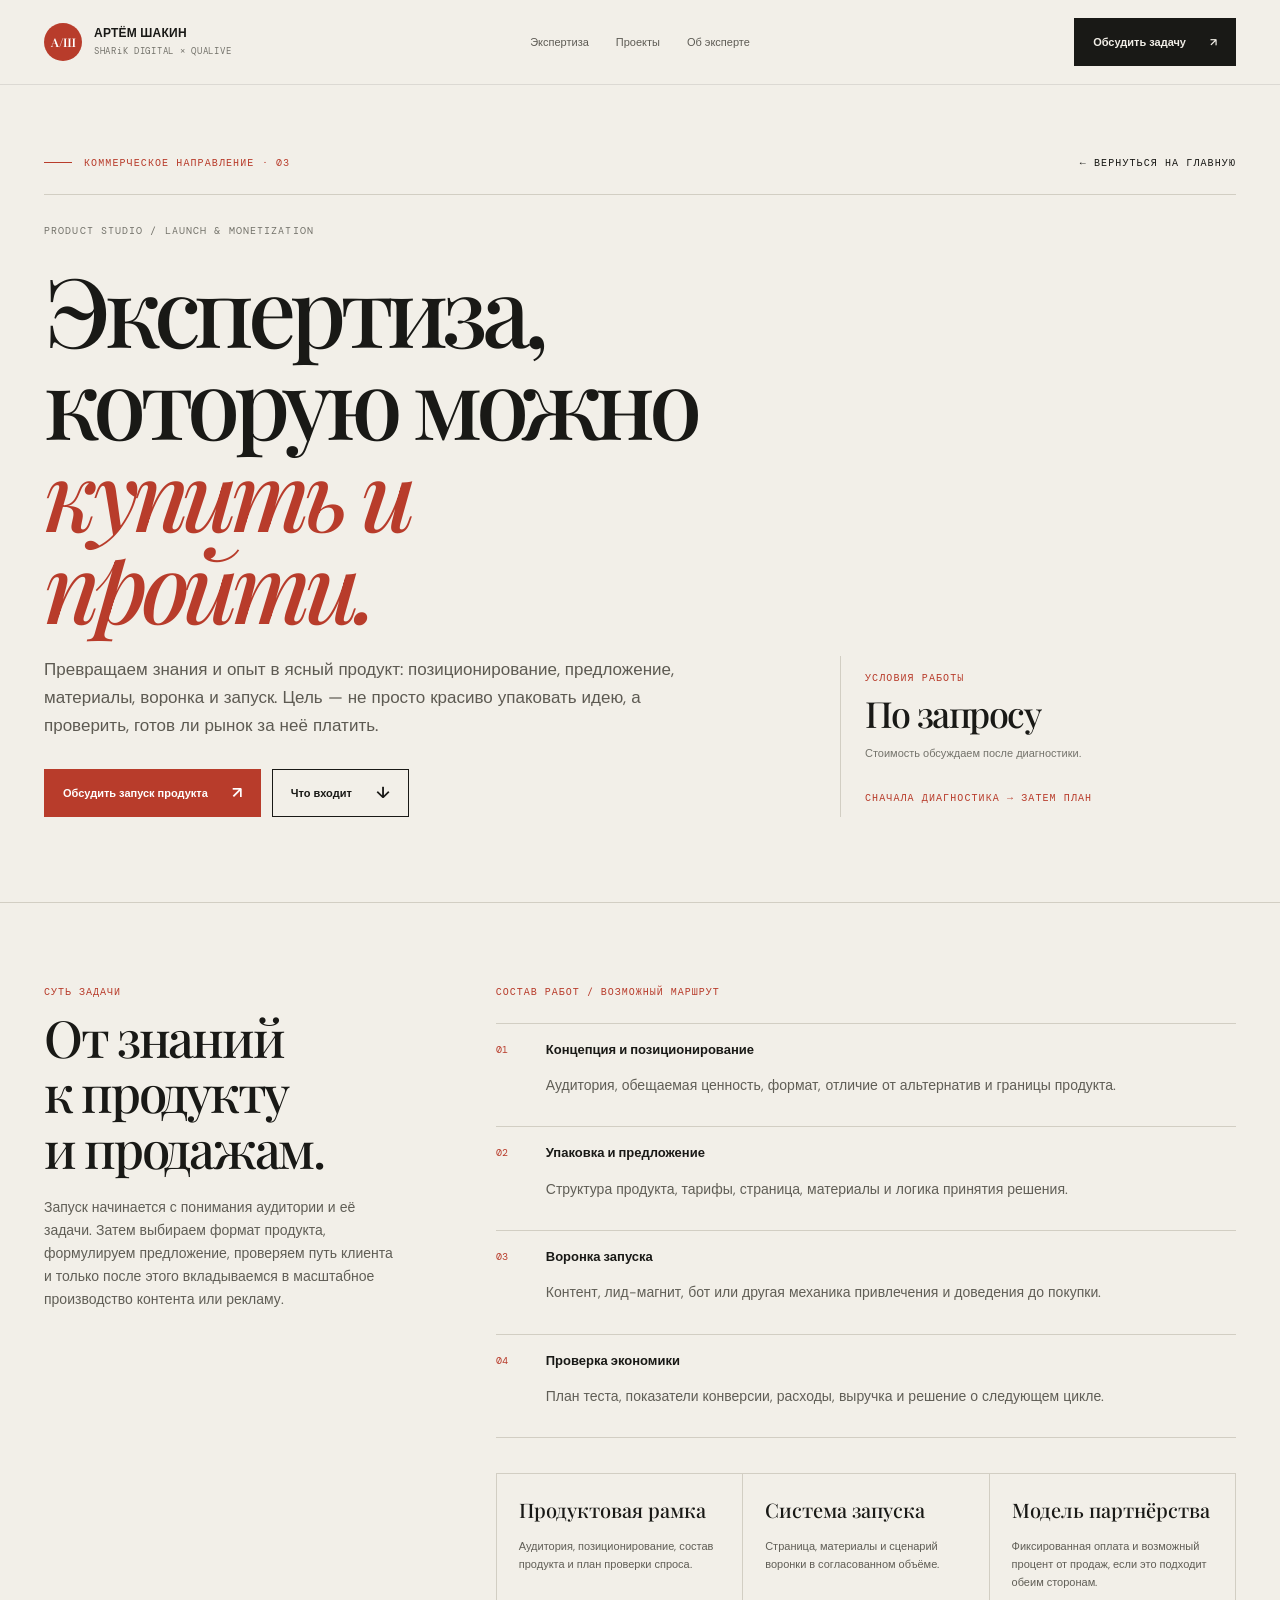
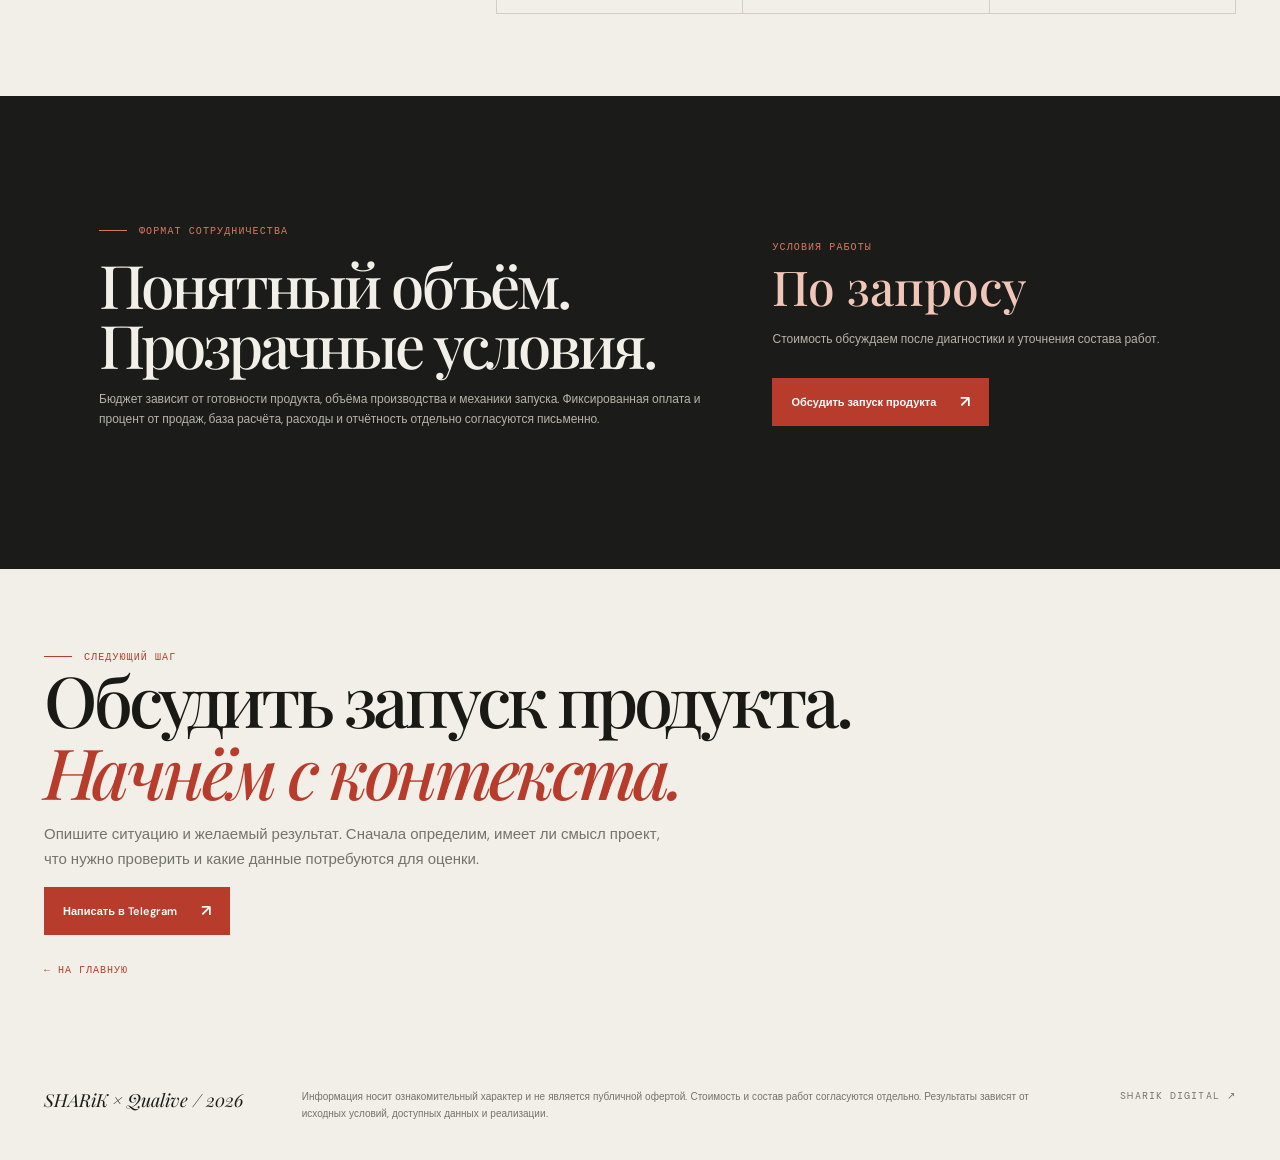
<file: producer.html>
<!doctype html>
<html lang="ru"><head><meta charset="utf-8"><meta name="viewport" content="width=device-width,initial-scale=1"><meta name="theme-color" content="#f2efe8"><meta name="description" content="Продюсирование цифровых продуктов: диагностика, понятный план действий, согласованный объём работ и критерии приёмки."><title>Продюсирование цифровых продуктов — SHARiK × Qualive</title><link rel="preconnect" href="https://fonts.googleapis.com"><link rel="preconnect" href="https://fonts.gstatic.com" crossorigin><style>
@import url('https://fonts.googleapis.com/css2?family=DM+Mono:wght@400;500&family=DM+Sans:wght@400;500;600;700&family=Playfair+Display:ital,wght@0,500;0,600;0,700;1,500;1,600&display=swap');
:root{--paper:#f2efe8;--paper2:#e8e3d9;--ink:#191916;--muted:#74736b;--line:#d2cec3;--red:#b83c2b;--red2:#8e2d22;--dark:#1b1c19;--white:#faf8f2;--serif:'Playfair Display',Georgia,serif;--sans:'DM Sans',Arial,sans-serif;--mono:'DM Mono',monospace;--max:1320px}
*{box-sizing:border-box}html{scroll-behavior:smooth;scroll-padding-top:100px}body{margin:0;background:var(--paper);color:var(--ink);font:15px/1.65 var(--sans);-webkit-font-smoothing:antialiased}a{color:inherit;text-decoration:none}img{max-width:100%;display:block}button,a{-webkit-tap-highlight-color:transparent}.wrap{width:min(var(--max),calc(100% - 88px));margin:auto}.mono,.eyebrow,.nav-index,.meta,.kicker{font:10px/1.5 var(--mono);letter-spacing:.11em;text-transform:uppercase}.eyebrow{display:flex;align-items:center;gap:12px;color:var(--red)}.eyebrow:before{content:"";width:28px;height:1px;background:currentColor}.site-header{position:sticky;top:0;z-index:50;background:#f2efe8e8;backdrop-filter:blur(16px);border-bottom:1px solid #1919161a}.nav{height:84px;display:grid;grid-template-columns:1fr auto 1fr;align-items:center;gap:24px}.wordmark{display:flex;align-items:center;gap:12px;width:max-content}.mark{display:grid;place-items:center;width:38px;height:38px;background:var(--red);color:#fff;font:600 12px var(--serif);border-radius:50%}.wordmark b{display:block;font-size:12px;line-height:1.1;letter-spacing:.02em}.wordmark small{display:block;margin-top:5px;color:var(--muted);font:9px var(--mono);letter-spacing:.08em}.nav-links{display:flex;gap:27px;align-items:center;color:#5d5b54;font-size:11px}.nav-links a,.text-link{transition:color .2s}.nav-links a:hover,.text-link:hover{color:var(--red)}.nav-right{justify-self:end;display:flex;align-items:center;gap:15px}.availability{display:flex;align-items:center;gap:8px;color:#6e6d64;font:9px var(--mono);text-transform:uppercase;letter-spacing:.06em}.availability:before{content:"";width:6px;height:6px;background:#7c8a61;border-radius:50%;box-shadow:0 0 0 4px #7c8a611c}.nav-cta,.button{display:inline-flex;align-items:center;justify-content:center;gap:24px;padding:14px 18px;border:1px solid var(--ink);font-size:11px;font-weight:600;transition:background .25s,color .25s,transform .25s,border-color .25s}.nav-cta{background:var(--ink);color:var(--paper)}.nav-cta:hover,.button.dark:hover{background:var(--red);border-color:var(--red);transform:translateY(-2px)}.button.red{background:var(--red);color:white;border-color:var(--red)}.button.red:hover{background:var(--red2);border-color:var(--red2);transform:translateY(-2px)}.button.outline:hover{background:var(--ink);color:var(--paper);transform:translateY(-2px)}.button .arrow{font-size:16px;line-height:0}.hero{padding:74px 0 58px;overflow:hidden}.hero-topline{display:flex;justify-content:space-between;gap:20px;align-items:center;padding-bottom:24px;border-bottom:1px solid var(--line)}.hero-grid{display:grid;grid-template-columns:minmax(0,1.05fr) minmax(360px,.8fr);gap:7.5%;align-items:center;padding:47px 0 35px}.hero h1{font:500 clamp(56px,7.2vw,104px)/.96 var(--serif);letter-spacing:-.065em;margin:20px 0 27px;max-width:790px}.hero h1 em{font-weight:500;color:var(--red)}.hero-copy{font-size:17px;line-height:1.75;color:#5d5a52;max-width:580px}.hero-actions{display:flex;gap:11px;flex-wrap:wrap;margin-top:30px}.hero-note{margin-top:23px;color:var(--muted);font-size:10px;max-width:400px}.hero-visual{position:relative;min-height:530px;isolation:isolate}.portrait-frame{position:absolute;inset:0 8% 7% 9%;overflow:hidden;background:var(--paper2)}.portrait-frame img{width:100%;height:100%;object-fit:cover;object-position:center 25%;filter:grayscale(100%) contrast(1.03);mix-blend-mode:multiply;transition:transform 1.1s cubic-bezier(.2,.75,.2,1)}.hero-visual:hover .portrait-frame img{transform:scale(1.035)}.portrait-frame:after{content:"";position:absolute;inset:0;background:linear-gradient(180deg,transparent 55%,#19191635)}.visual-index{position:absolute;top:0;right:0;writing-mode:vertical-rl;color:var(--muted)}.visual-caption{position:absolute;left:0;bottom:0;z-index:2;background:var(--red);color:white;padding:17px 20px;min-width:195px}.visual-caption b{display:block;font:italic 22px var(--serif)}.visual-caption span{display:block;margin-top:4px;font:9px var(--mono);letter-spacing:.1em;text-transform:uppercase}.visual-stamp{position:absolute;right:0;bottom:13%;z-index:3;width:120px;height:120px;border:1px solid var(--red);border-radius:50%;display:grid;place-items:center;text-align:center;color:var(--red);background:var(--paper);font:10px/1.5 var(--mono);letter-spacing:.04em;transform:rotate(10deg)}.visual-stamp strong{display:block;font:italic 31px var(--serif);letter-spacing:-.06em}.vertical-note{position:absolute;left:0;top:14%;writing-mode:vertical-rl;transform:rotate(180deg);font:9px var(--mono);letter-spacing:.13em;color:var(--muted)}.ticker{overflow:hidden;background:var(--red);color:#fff;white-space:nowrap;padding:13px 0}.ticker-track{display:flex;width:max-content;animation:ticker 34s linear infinite}.ticker span{font:italic 20px var(--serif);padding:0 22px}.ticker b{font:10px var(--mono);font-weight:400;letter-spacing:.14em}.ticker:hover .ticker-track{animation-play-state:paused}@keyframes ticker{to{transform:translateX(-50%)}}.facts{display:grid;grid-template-columns:repeat(4,1fr);border-bottom:1px solid var(--line)}.fact{padding:25px 24px 26px 0;border-right:1px solid var(--line)}.fact+.fact{padding-left:24px}.fact:last-child{border:0}.fact strong{display:block;font:500 clamp(22px,2.6vw,34px)/1.1 var(--serif);letter-spacing:-.04em}.fact span{display:block;margin-top:8px;color:var(--muted);font-size:10px;line-height:1.5}.section{padding:112px 0}.section-head{display:grid;grid-template-columns:.65fr 1.35fr;gap:40px;align-items:start;margin-bottom:53px}.section-title{font:500 clamp(42px,5.5vw,72px)/1.02 var(--serif);letter-spacing:-.055em;margin:0;max-width:830px}.section-title em{color:var(--red);font-weight:500}.section-side{padding-top:6px;color:var(--muted);font-size:13px;max-width:340px}.service-list{border-top:1px solid var(--line)}.service-row{display:grid;grid-template-columns:70px minmax(0,1fr) minmax(190px,.65fr) 42px;gap:25px;align-items:center;padding:27px 0;border-bottom:1px solid var(--line);transition:padding .3s}.service-row:hover{padding-left:12px;padding-right:12px}.service-no{font:10px var(--mono);color:var(--red)}.service-row h3{font:500 clamp(25px,3.2vw,42px)/1.1 var(--serif);letter-spacing:-.035em;margin:0}.service-row p{font-size:12px;color:var(--muted);max-width:380px;margin:0}.service-arrow{width:38px;height:38px;border:1px solid var(--line);border-radius:50%;display:grid;place-items:center;font-size:18px;transition:all .25s}.service-row:hover .service-arrow{background:var(--red);border-color:var(--red);color:white;transform:rotate(45deg)}.service-meta{display:block;color:var(--red);font:9px var(--mono);letter-spacing:.08em;text-transform:uppercase;margin-bottom:8px}.section.dark{background:var(--dark);color:var(--paper)}.section.dark .eyebrow{color:#d97863}.section.dark .section-side{color:#b0ada3}.section.dark .section-title em{color:#d97863}.case-grid{display:grid;grid-template-columns:repeat(2,1fr);gap:1px;background:#ffffff20;border:1px solid #ffffff20}.case{background:var(--dark);padding:32px;min-height:280px;display:flex;flex-direction:column;position:relative;overflow:hidden;transition:background .3s}.case:hover{background:#242520}.case-top{display:flex;justify-content:space-between;gap:15px;color:#b0ada3;font:9px var(--mono);letter-spacing:.09em;text-transform:uppercase}.case-metric{font:500 clamp(37px,5vw,61px)/1 var(--serif);letter-spacing:-.05em;color:#f0c6b9;margin:42px 0 13px}.case p{font-size:12px;color:#c0bdb4;max-width:400px;margin:0}.case-foot{margin-top:auto;padding-top:25px;display:flex;justify-content:space-between;gap:20px;color:#d97863;font:9px var(--mono);letter-spacing:.07em;text-transform:uppercase}.fineprint{font-size:10px;line-height:1.7;color:#9d9b91;max-width:900px;margin-top:22px}.about-grid{display:grid;grid-template-columns:.85fr 1.15fr;gap:10%;align-items:center}.about-art{position:relative;background:var(--paper2);min-height:480px;display:flex;align-items:flex-end;padding:24px;overflow:hidden}.about-art img{position:absolute;inset:0;width:100%;height:100%;object-fit:cover;object-position:center 20%;filter:grayscale(100%);mix-blend-mode:multiply}.about-art:after{content:"";position:absolute;inset:0;background:linear-gradient(0deg,#191916a8,transparent 60%)}.about-art figcaption{position:relative;z-index:2;color:white}.about-art figcaption strong{display:block;font:italic 28px var(--serif)}.about-art figcaption span{font:9px var(--mono);letter-spacing:.08em;text-transform:uppercase}.about-copy .section-title{margin:17px 0 24px}.about-copy p{color:#605e56;font-size:14px;max-width:610px}.pill-list{display:flex;flex-wrap:wrap;gap:7px;margin:24px 0}.pill{border:1px solid var(--line);padding:8px 11px;font:9px var(--mono);letter-spacing:.04em;text-transform:uppercase}.steps{display:grid;grid-template-columns:repeat(4,1fr);border-top:1px solid #ffffff2d;margin-top:54px}.step{padding:22px 22px 0 0}.step+.step{padding-left:20px;border-left:1px solid #ffffff2d}.step .num{color:#d97863;font:10px var(--mono)}.step h3{font:500 23px var(--serif);margin:24px 0 8px}.step p{font-size:11px;line-height:1.7;color:#b0ada3;margin:0}.brand-note{display:grid;grid-template-columns:1fr .8fr;gap:50px;align-items:center;background:var(--paper2);padding:43px}.brand-note h3{font:500 clamp(30px,4vw,47px)/1.08 var(--serif);letter-spacing:-.04em;margin:14px 0}.brand-note p{font-size:13px;color:#656259;max-width:660px}.brand-note-tags{display:flex;flex-wrap:wrap;gap:8px}.brand-note-tags span{padding:10px 12px;border:1px solid #c9c3b7;font:9px var(--mono);text-transform:uppercase;letter-spacing:.04em}.contact-block{background:var(--red);color:white;padding:50px;display:grid;grid-template-columns:1.2fr .8fr;gap:45px;align-items:center}.contact-block .eyebrow{color:#f2c9bf}.contact-block h2{font:500 clamp(42px,6vw,76px)/.97 var(--serif);letter-spacing:-.06em;margin:17px 0}.contact-block p{font-size:13px;color:#f0d8d2;max-width:570px}.contact-card{border:1px solid #ffffff65;padding:25px}.contact-card strong{display:block;font:500 25px var(--serif)}.contact-card p{font-size:11px;margin:8px 0 20px}.contact-card .button{background:var(--paper);color:var(--ink);border-color:var(--paper)}.contact-card .button:hover{background:var(--ink);color:var(--paper);border-color:var(--ink)}.footer{padding:27px 0 38px;display:flex;justify-content:space-between;gap:20px;align-items:start;color:var(--muted);font-size:10px}.footer-copy{max-width:760px;line-height:1.7}.footer-brand{font:italic 18px var(--serif);color:var(--ink)}.reveal{opacity:0;transform:translateY(24px);transition:opacity .75s ease,transform .75s cubic-bezier(.2,.7,.2,1)}.reveal.is-visible{opacity:1;transform:translateY(0)}.delay-1{transition-delay:.08s}.delay-2{transition-delay:.16s}.delay-3{transition-delay:.24s}.offer-hero{padding:70px 0 85px;border-bottom:1px solid var(--line)}.offer-hero-grid{display:grid;grid-template-columns:1.15fr .65fr;gap:8%;align-items:end}.offer-hero h1{font:500 clamp(52px,7.5vw,100px)/.96 var(--serif);letter-spacing:-.065em;margin:24px 0}.offer-hero h1 em{color:var(--red);font-weight:500}.offer-hero .lead{font-size:17px;color:#5d5a52;max-width:680px}.offer-aside{border-left:1px solid var(--line);padding:8px 0 8px 24px}.offer-aside .price{font:500 36px var(--serif);letter-spacing:-.04em}.offer-aside p{font-size:11px;color:var(--muted);margin:7px 0 22px}.offer-aside .mono{color:var(--red)}.offer-content{display:grid;grid-template-columns:.65fr 1.35fr;gap:8%;padding:82px 0}.offer-label{font:10px var(--mono);letter-spacing:.1em;text-transform:uppercase;color:var(--red)}.offer-content h2{font:500 clamp(34px,4vw,52px)/1.08 var(--serif);letter-spacing:-.045em;margin:12px 0 20px}.offer-content p{color:#605e56;font-size:14px}.offer-content ul{list-style:none;padding:0;margin:25px 0;border-top:1px solid var(--line)}.offer-content li{padding:15px 0;border-bottom:1px solid var(--line);display:grid;grid-template-columns:35px 1fr;gap:15px;font-size:13px}.offer-content li:before{content:attr(data-n);font:10px var(--mono);color:var(--red);padding-top:4px}.deliverables{display:grid;grid-template-columns:repeat(3,1fr);gap:1px;background:var(--line);border:1px solid var(--line);margin-top:35px}.deliverable{background:var(--paper);padding:22px}.deliverable b{font:500 20px var(--serif)}.deliverable p{font-size:11px;margin-bottom:0}.investment{background:var(--dark);color:var(--paper);padding:55px;display:grid;grid-template-columns:1fr .65fr;gap:45px;align-items:center}.investment h2{font:500 clamp(38px,5vw,60px)/1 var(--serif);letter-spacing:-.05em;margin:16px 0}.investment p{font-size:12px;color:#b7b3a9}.investment-price{font:500 clamp(32px,4vw,48px) var(--serif);color:#f0c6b9}.investment .button{margin-top:16px}.page-end{padding:80px 0}.page-end .section-title{max-width:850px}.backlink{display:inline-flex;gap:10px;align-items:center;font:10px var(--mono);text-transform:uppercase;letter-spacing:.1em;color:var(--red);margin-top:28px}.menu-toggle{display:none;align-items:center;justify-content:center;width:38px;height:38px;padding:0;background:transparent;border:1px solid #19191633;color:var(--ink);cursor:pointer}.menu-toggle:hover{border-color:var(--red);color:var(--red)}.menu-toggle:focus-visible{outline:2px solid var(--red);outline-offset:2px}.menu-toggle svg{width:18px;height:18px;display:block}.mobile-nav{display:none;position:absolute;left:0;right:0;top:100%;background:var(--paper);border-bottom:1px solid var(--line);box-shadow:0 12px 24px #1919161a;padding:8px 0}.mobile-nav[hidden]{display:none}.mobile-nav a{display:block;padding:14px 24px;font-size:12px;color:#5d5b54;border-top:1px solid #1919160f}.mobile-nav a:first-child{border-top:0}.mobile-nav a:hover,.mobile-nav a:focus-visible{color:var(--red);background:#19191608}
@media(max-width:950px){.wrap{width:calc(100% - 48px)}.nav{grid-template-columns:1fr auto auto}.nav-links{display:none}.nav-right{grid-column:2}.availability{display:none}.menu-toggle{display:inline-flex}.mobile-nav{display:block}.hero-grid{grid-template-columns:1fr .8fr;gap:5%}.hero-visual{min-height:430px}.section{padding:82px 0}.section-head{grid-template-columns:1fr;gap:20px}.section-side{max-width:600px}.about-grid{gap:6%}.offer-hero-grid{grid-template-columns:1fr .6fr;gap:5%}.offer-content{gap:5%}.brand-note{gap:25px;padding:32px}.contact-block{padding:35px;gap:25px}}
@media(max-width:680px){.wrap{width:calc(100% - 36px)}.nav{height:70px;gap:10px}.mark{width:34px;height:34px}.wordmark small{font-size:8px}.nav-cta{padding:12px;font-size:10px;gap:10px}.hero{padding:40px 0 38px}.hero-topline{align-items:start;flex-direction:column;gap:8px}.hero-grid{grid-template-columns:1fr;gap:34px;padding:33px 0 18px}.hero h1{font-size:clamp(55px,14vw,82px)}.hero-copy{font-size:15px}.hero-visual{min-height:430px;margin:0 4px 0 10px}.portrait-frame{inset:0 7% 7% 7%}.visual-stamp{width:96px;height:96px;font-size:8px}.visual-stamp strong{font-size:25px}.facts{grid-template-columns:repeat(2,1fr)}.fact{padding:18px 12px 18px 0}.fact+.fact{padding-left:14px}.fact:nth-child(2){border-right:0}.fact:nth-child(-n+2){border-bottom:1px solid var(--line)}.fact strong{font-size:26px}.section{padding:68px 0}.section-head{margin-bottom:34px}.section-title{font-size:clamp(40px,11vw,57px)}.service-row{grid-template-columns:34px 1fr 34px;gap:13px;padding:22px 0}.service-row p{grid-column:2;grid-row:2}.service-arrow{grid-column:3;grid-row:1}.service-row h3{font-size:28px}.case-grid{grid-template-columns:1fr}.case{min-height:235px;padding:25px}.case-metric{margin:35px 0 12px}.about-grid{grid-template-columns:1fr;gap:34px}.about-art{min-height:440px;margin:0 12px}.about-copy .section-title{font-size:43px}.steps{grid-template-columns:repeat(2,1fr);gap:25px 0}.step{padding:0 14px 0 0}.step+.step{padding-left:14px}.step:nth-child(3){border-left:0;padding-left:0}.brand-note{grid-template-columns:1fr;padding:26px;gap:18px}.contact-block{grid-template-columns:1fr;padding:28px;gap:22px}.contact-block h2{font-size:49px}.footer{display:grid;grid-template-columns:1fr;gap:10px}.offer-hero{padding:44px 0 55px}.offer-hero-grid{grid-template-columns:1fr;gap:30px}.offer-hero h1{font-size:clamp(53px,13vw,77px)}.offer-aside{border-left:0;border-top:1px solid var(--line);padding:22px 0 0}.offer-content{grid-template-columns:1fr;gap:18px;padding:58px 0}.deliverables{grid-template-columns:1fr}.deliverable{padding:18px}.investment{grid-template-columns:1fr;padding:30px;gap:20px}.page-end{padding:58px 0}}
@media(prefers-reduced-motion:reduce){*,*::before,*::after{animation:none!important;scroll-behavior:auto!important;transition:none!important}.reveal{opacity:1;transform:none}}
</style></head>
<body><header class="site-header"><div class="wrap nav"><a class="wordmark" href="index.html"><span class="mark">А/Ш</span><span><b>АРТЁМ ШАКИН</b><small>SHARiK DIGITAL × QUALIVE</small></span></a><nav class="nav-links"><a href="index.html#expertise">Экспертиза</a><a href="index.html#work">Проекты</a><a href="index.html#about">Об эксперте</a></nav><div class="nav-right"><a class="nav-cta" href="https://t.me/sharik_digital_bot" target="_blank" rel="noopener">Обсудить задачу <span class="arrow">↗</span></a></div>
<button class="menu-toggle" type="button" aria-expanded="false" aria-controls="mobile-nav" aria-label="Открыть меню"><svg viewBox="0 0 24 24" fill="none" stroke="currentColor" stroke-width="1.6" aria-hidden="true"><path d="M3 6h18M3 12h18M3 18h18"/></svg></button>
</div>
<nav class="mobile-nav" id="mobile-nav" aria-label="Мобильная навигация" hidden><a href="index.html#expertise">Экспертиза</a><a href="index.html#work">Проекты</a><a href="index.html#about">Об эксперте</a><a href="https://t.me/sharik_digital_bot" target="_blank" rel="noopener">Обсудить задачу</a></nav>
</header>
<main><section class="offer-hero"><div class="wrap"><div class="hero-topline"><span class="eyebrow">Коммерческое направление · 03</span><a class="mono text-link" href="index.html">← Вернуться на главную</a></div><div class="offer-hero-grid"><div class="reveal"><div class="kicker" style="color:var(--muted);margin-top:28px">PRODUCT STUDIO / LAUNCH & MONETIZATION</div><h1>Экспертиза,<br>которую можно<br><em>купить и пройти.</em></h1><p class="lead">Превращаем знания и опыт в ясный продукт: позиционирование, предложение, материалы, воронка и запуск. Цель — не просто красиво упаковать идею, а проверить, готов ли рынок за неё платить.</p><div class="hero-actions"><a class="button red" href="#contact">Обсудить запуск продукта <span class="arrow">↗</span></a><a class="button outline" href="#scope">Что входит <span class="arrow">↓</span></a></div></div><aside class="offer-aside reveal delay-2"><span class="mono">Условия работы</span><div class="price">По запросу</div><p>Стоимость обсуждаем после диагностики.</p><span class="mono">Сначала диагностика → затем план</span></aside></div></div></section>
<section class="offer-content wrap" id="scope"><div class="reveal"><div class="offer-label">Суть задачи</div><h2>От знаний<br>к продукту<br>и продажам.</h2><p>Запуск начинается с понимания аудитории и её задачи. Затем выбираем формат продукта, формулируем предложение, проверяем путь клиента и только после этого вкладываемся в масштабное производство контента или рекламу.</p></div><div class="reveal delay-1"><div class="offer-label">Состав работ / возможный маршрут</div><ul><li data-n="01"><div><strong>Концепция и позиционирование</strong><p>Аудитория, обещаемая ценность, формат, отличие от альтернатив и границы продукта.</p></div></li><li data-n="02"><div><strong>Упаковка и предложение</strong><p>Структура продукта, тарифы, страница, материалы и логика принятия решения.</p></div></li><li data-n="03"><div><strong>Воронка запуска</strong><p>Контент, лид-магнит, бот или другая механика привлечения и доведения до покупки.</p></div></li><li data-n="04"><div><strong>Проверка экономики</strong><p>План теста, показатели конверсии, расходы, выручка и решение о следующем цикле.</p></div></li></ul><div class="deliverables"><article class="deliverable reveal"><b>Продуктовая рамка</b><p>Аудитория, позиционирование, состав продукта и план проверки спроса.</p></article><article class="deliverable reveal"><b>Система запуска</b><p>Страница, материалы и сценарий воронки в согласованном объёме.</p></article><article class="deliverable reveal"><b>Модель партнёрства</b><p>Фиксированная оплата и возможный процент от продаж, если это подходит обеим сторонам.</p></article></div></div></section>
<section class="section dark" style="padding:0"><div class="wrap" style="padding-top:72px;padding-bottom:72px"><div class="investment reveal"><div><div class="eyebrow">Формат сотрудничества</div><h2>Понятный объём.<br>Прозрачные условия.</h2><p>Бюджет зависит от готовности продукта, объёма производства и механики запуска. Фиксированная оплата и процент от продаж, база расчёта, расходы и отчётность отдельно согласуются письменно.</p></div><div><div class="mono" style="color:#d97863">Условия работы</div><div class="investment-price">По запросу</div><p>Стоимость обсуждаем после диагностики и уточнения состава работ.</p><a class="button red" href="#contact">Обсудить запуск продукта <span class="arrow">↗</span></a></div></div></div></section>
<section class="page-end" id="contact"><div class="wrap"><div class="eyebrow">Следующий шаг</div><h2 class="section-title">Обсудить запуск продукта.<br><em>Начнём с контекста.</em></h2><p style="color:var(--muted);max-width:620px">Опишите ситуацию и желаемый результат. Сначала определим, имеет ли смысл проект, что нужно проверить и какие данные потребуются для оценки.</p><a class="button red" href="https://t.me/sharik_digital_bot" target="_blank" rel="noopener">Написать в Telegram <span class="arrow">↗</span></a><br><a class="backlink" href="index.html">← На главную</a></div></section></main>
<footer class="wrap footer"><div class="footer-brand">SHARiK × Qualive / <span data-year>2026</span></div><div class="footer-copy">Информация носит ознакомительный характер и не является публичной офертой. Стоимость и состав работ согласуются отдельно. Результаты зависят от исходных условий, доступных данных и реализации.</div><a class="text-link mono" href="https://sharik-digital.ru/" target="_blank" rel="noopener">SHARiK DIGITAL ↗</a></footer>
<script>
(()=>{const reduce=window.matchMedia('(prefers-reduced-motion: reduce)').matches;const els=document.querySelectorAll('.reveal');if(!reduce&&'IntersectionObserver'in window){const io=new IntersectionObserver(entries=>entries.forEach(e=>{if(e.isIntersecting){e.target.classList.add('is-visible');io.unobserve(e.target)}}),{threshold:.12,rootMargin:'0px 0px -35px 0px'});els.forEach(el=>io.observe(el))}else els.forEach(el=>el.classList.add('is-visible'));document.querySelectorAll('[data-year]').forEach(el=>el.textContent=new Date().getFullYear());})();
</script>
<script>
(()=>{const btn=document.querySelector('.menu-toggle'),nav=document.getElementById('mobile-nav'),header=document.querySelector('.site-header');if(!btn||!nav||!header)return;const mq=window.matchMedia('(max-width:950px)');let isOpen=false;const iconMenu='<svg viewBox="0 0 24 24" fill="none" stroke="currentColor" stroke-width="1.6" aria-hidden="true"><path d="M3 6h18M3 12h18M3 18h18"/></svg>',iconClose='<svg viewBox="0 0 24 24" fill="none" stroke="currentColor" stroke-width="1.6" aria-hidden="true"><path d="M5 5l14 14M19 5L5 19"/></svg>';const close=()=>{if(!isOpen)return;isOpen=false;btn.setAttribute('aria-expanded','false');btn.setAttribute('aria-label','Открыть меню');btn.innerHTML=iconMenu;nav.hidden=true};const open=()=>{if(isOpen)return;isOpen=true;btn.setAttribute('aria-expanded','true');btn.setAttribute('aria-label','Закрыть меню');btn.innerHTML=iconClose;nav.hidden=false};btn.addEventListener('click',()=>{isOpen?close():open()});nav.addEventListener('click',e=>{if(e.target.closest('a'))close()});document.addEventListener('click',e=>{if(isOpen&&!header.contains(e.target))close()});document.addEventListener('keydown',e=>{if(e.key==='Escape'&&isOpen){close();btn.focus()}});const onMq=()=>{if(!mq.matches)close()};mq.addEventListener?mq.addEventListener('change',onMq):mq.addListener(onMq);onMq();})();
</script>
</body></html>
</file>
